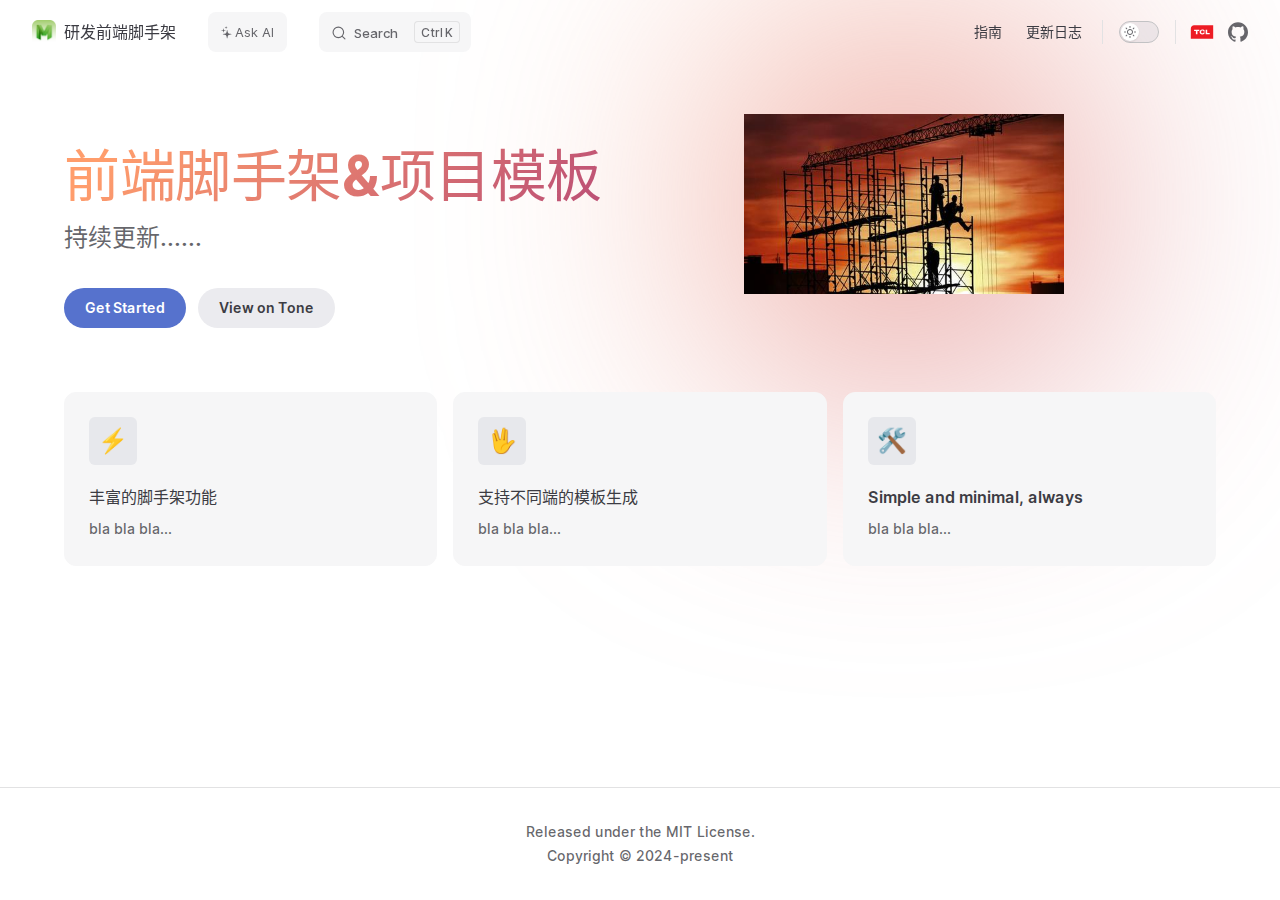
<file: index.html>
<!DOCTYPE html>
<html lang="zh-CN" dir="ltr">
  <head>
    <meta charset="utf-8">
    <meta name="viewport" content="width=device-width,initial-scale=1">
    <title>研发前端脚手架</title>
    <meta name="description" content="关于如何使用脚手架来生成前端工程的文档说明">
    <meta name="generator" content="VitePress v1.0.0-rc.36">
    <link rel="preload stylesheet" href="/assets/style.5Q_CBfKJ.css" as="style">
    
    <script type="module" src="/assets/app.CJZG5ziq.js"></script>
    <link rel="preload" href="/assets/inter-roman-latin.bvIUbFQP.woff2" as="font" type="font/woff2" crossorigin="">
    <link rel="modulepreload" href="/assets/chunks/framework.nVD1Bhkw.js">
    <link rel="modulepreload" href="/assets/chunks/theme.-78wMtxm.js">
    <link rel="modulepreload" href="/assets/index.md.HiqauUN3.lean.js">
    <link rel="icon" href="/favicon.ico">
    <script id="check-dark-mode">(()=>{const e=localStorage.getItem("vitepress-theme-appearance")||"auto",a=window.matchMedia("(prefers-color-scheme: dark)").matches;(!e||e==="auto"?a:e==="dark")&&document.documentElement.classList.add("dark")})();</script>
    <script id="check-mac-os">document.documentElement.classList.toggle("mac",/Mac|iPhone|iPod|iPad/i.test(navigator.platform));</script>
  </head>
  <body>
    <div id="app"><div class="Layout" data-v-52097062><!--[--><!--]--><!--[--><span tabindex="-1" data-v-2e3aef0a></span><a href="#VPContent" class="VPSkipLink visually-hidden" data-v-2e3aef0a> Skip to content </a><!--]--><!----><header class="VPNav" data-v-52097062 data-v-e14f7493><div class="VPNavBar top" data-v-e14f7493 data-v-2a028a51><div class="wrapper" data-v-2a028a51><div class="container" data-v-2a028a51><div class="title" data-v-2a028a51><div class="VPNavBarTitle" data-v-2a028a51 data-v-a5610f8f><a class="title" href="/" data-v-a5610f8f><!--[--><!--]--><!--[--><img class="VPImage logo" src="/scaffold_title.png" alt data-v-a053cb45><!--]--><!--[-->研发前端脚手架<!--]--><!--[--><!--]--></a></div></div><div class="content" data-v-2a028a51><div class="content-body" data-v-2a028a51><!--[--><!--[--><!--[--><!--[--><button type="button" class="documate-button" aria-label="Ask AI" data-v-c65fa87c><svg class="icon" viewBox="0 0 12 14" fill="currentColor" data-v-c65fa87c><path fill-rule="evenodd" clip-rule="evenodd" d="M6.61655 13.3474C6.69072 13.3474 6.75047 13.3232 6.7958 13.2749C6.84525 13.2306 6.87616 13.1721 6.88852 13.0996C6.97094 12.4628 7.0616 11.9269 7.1605 11.4916C7.26352 11.0564 7.39951 10.6997 7.56847 10.4216C7.73742 10.1435 7.96202 9.92194 8.24223 9.75671C8.52245 9.59147 8.88099 9.46454 9.31782 9.37581C9.7587 9.28313 10.2986 9.20257 10.9373 9.13407C11.0156 9.12598 11.0774 9.09776 11.1227 9.04939C11.1722 9.00103 11.1969 8.94061 11.1969 8.86806C11.1969 8.79552 11.1722 8.7351 11.1227 8.68674C11.0774 8.63837 11.0156 8.61015 10.9373 8.60206C10.2986 8.53356 9.7587 8.45498 9.31782 8.36634C8.88099 8.27366 8.52245 8.1447 8.24223 7.97946C7.96202 7.81424 7.73742 7.59259 7.56847 7.31452C7.39951 7.03646 7.26352 6.6798 7.1605 6.24456C7.0616 5.80932 6.97094 5.27132 6.88852 4.63056C6.87616 4.56205 6.84525 4.50563 6.7958 4.4613C6.75047 4.41293 6.69072 4.38876 6.61655 4.38876C6.54237 4.38876 6.48056 4.41293 6.4311 4.4613C6.38578 4.50563 6.35693 4.56205 6.34456 4.63056C6.26627 5.27132 6.17561 5.80932 6.07259 6.24456C5.97369 6.6798 5.8377 7.03646 5.66462 7.31452C5.49566 7.59259 5.27108 7.81424 4.99086 7.97946C4.71064 8.1447 4.35212 8.27366 3.91531 8.36634C3.4785 8.45498 2.93866 8.53356 2.2958 8.60206C2.21751 8.61015 2.15363 8.63837 2.10418 8.68674C2.05473 8.7351 2.03001 8.79552 2.03001 8.86806C2.03001 8.94061 2.05473 9.00103 2.10418 9.04939C2.15363 9.09776 2.21751 9.12598 2.2958 9.13407C2.93454 9.21462 3.47231 9.30533 3.90913 9.4061C4.34594 9.50283 4.70239 9.63175 4.97849 9.79294C5.25871 9.95413 5.48331 10.1718 5.65226 10.4458C5.82122 10.7158 5.95721 11.0664 6.06023 11.4976C6.16325 11.9288 6.25802 12.4628 6.34456 13.0996C6.35693 13.1721 6.38578 13.2306 6.4311 13.2749C6.48056 13.3232 6.54237 13.3474 6.61655 13.3474ZM2.65431 7.00622C2.70377 7.00622 2.74498 6.9901 2.77795 6.95787C2.81091 6.92563 2.82945 6.88734 2.83358 6.84301C2.88714 6.46016 2.94072 6.16396 2.99429 5.9544C3.04786 5.74081 3.13234 5.58163 3.24773 5.47685C3.36311 5.36804 3.53412 5.28341 3.76078 5.22296C3.98742 5.16251 4.30267 5.094 4.70652 5.01744C4.81366 5.00131 4.86723 4.94287 4.86723 4.84212C4.86723 4.79377 4.85074 4.75548 4.81778 4.72727C4.78893 4.69503 4.75185 4.67489 4.70652 4.66682C4.30267 4.6104 3.98536 4.556 3.7546 4.50361C3.52794 4.44719 3.35693 4.36458 3.24155 4.25576C3.13028 4.14293 3.04786 3.9777 2.99429 3.76008C2.94072 3.53843 2.88714 3.23417 2.83358 2.84729C2.82122 2.73848 2.76146 2.68408 2.65431 2.68408C2.54717 2.68408 2.48536 2.7405 2.46888 2.85334C2.42355 3.23215 2.3741 3.52836 2.32053 3.74195C2.26696 3.95553 2.18248 4.11673 2.06709 4.22554C1.95171 4.33032 1.77863 4.41293 1.54786 4.47339C1.32121 4.52981 1.00597 4.59428 0.602121 4.66682C0.494978 4.68698 0.441406 4.74541 0.441406 4.84212C0.441406 4.94287 0.503219 5.00131 0.626846 5.01744C1.02245 5.08594 1.33357 5.14841 1.56023 5.20483C1.791 5.26125 1.96201 5.34386 2.07328 5.45267C2.18454 5.56148 2.26696 5.72469 2.32053 5.94231C2.3741 6.1559 2.42355 6.45412 2.46888 6.83697C2.48536 6.9498 2.54717 7.00622 2.65431 7.00622ZM5.49773 3.08909C5.56366 3.08909 5.60487 3.05281 5.62135 2.98028C5.67493 2.67803 5.72643 2.45638 5.77589 2.31533C5.82534 2.17025 5.92217 2.06749 6.0664 2.00704C6.21064 1.94659 6.45377 1.88815 6.7958 1.83173C6.86998 1.81561 6.90707 1.77531 6.90707 1.71084C6.90707 1.6383 6.86998 1.598 6.7958 1.58993C6.45377 1.52949 6.21064 1.47105 6.0664 1.41463C5.92217 1.35418 5.82534 1.25343 5.77589 1.11238C5.72643 0.967306 5.67493 0.741626 5.62135 0.435348C5.60487 0.362808 5.56366 0.326538 5.49773 0.326538C5.42355 0.326538 5.38234 0.362808 5.3741 0.435348C5.31641 0.741626 5.26283 0.967306 5.21338 1.11238C5.16806 1.25343 5.07121 1.35418 4.92286 1.41463C4.77863 1.47105 4.5355 1.52949 4.19347 1.58993C4.11929 1.598 4.0822 1.6383 4.0822 1.71084C4.0822 1.77531 4.11929 1.81561 4.19347 1.83173C4.5355 1.88815 4.77863 1.94659 4.92286 2.00704C5.07121 2.06749 5.16806 2.17025 5.21338 2.31533C5.26283 2.45638 5.31641 2.67803 5.3741 2.98028C5.38234 3.05281 5.42355 3.08909 5.49773 3.08909Z" data-v-c65fa87c></path></svg><span class="button-placeholder" data-v-c65fa87c>Ask AI</span></button><!----><!--]--><!--]--><!--]--><!--]--><div class="VPNavBarSearch search" data-v-2a028a51><!--[--><!----><div id="local-search"><button type="button" class="DocSearch DocSearch-Button" aria-label="Search"><span class="DocSearch-Button-Container"><svg class="DocSearch-Search-Icon" width="20" height="20" viewBox="0 0 20 20" aria-label="search icon"><path d="M14.386 14.386l4.0877 4.0877-4.0877-4.0877c-2.9418 2.9419-7.7115 2.9419-10.6533 0-2.9419-2.9418-2.9419-7.7115 0-10.6533 2.9418-2.9419 7.7115-2.9419 10.6533 0 2.9419 2.9418 2.9419 7.7115 0 10.6533z" stroke="currentColor" fill="none" fill-rule="evenodd" stroke-linecap="round" stroke-linejoin="round"></path></svg><span class="DocSearch-Button-Placeholder">Search</span></span><span class="DocSearch-Button-Keys"><kbd class="DocSearch-Button-Key"></kbd><kbd class="DocSearch-Button-Key">K</kbd></span></button></div><!--]--></div><nav aria-labelledby="main-nav-aria-label" class="VPNavBarMenu menu" data-v-2a028a51 data-v-752afd2a><span id="main-nav-aria-label" class="visually-hidden" data-v-752afd2a>Main Navigation</span><!--[--><!--[--><a class="VPLink link VPNavBarMenuLink" href="/guide/start.html" tabindex="0" data-v-752afd2a data-v-8e360100><!--[--><span data-v-8e360100>指南</span><!--]--></a><!--]--><!--[--><span class="VPLink VPNavBarMenuLink" tabindex="0" data-v-752afd2a data-v-8e360100><!--[--><span data-v-8e360100>更新日志</span><!--]--></span><!--]--><!--]--></nav><!----><div class="VPNavBarAppearance appearance" data-v-2a028a51 data-v-e8f74fdb><button class="VPSwitch VPSwitchAppearance" type="button" role="switch" title="Switch to dark theme" aria-checked="false" data-v-e8f74fdb data-v-8447b3ae data-v-66d2da02><span class="check" data-v-66d2da02><span class="icon" data-v-66d2da02><!--[--><svg xmlns="http://www.w3.org/2000/svg" aria-hidden="true" focusable="false" viewbox="0 0 24 24" class="sun" data-v-8447b3ae><path d="M12,18c-3.3,0-6-2.7-6-6s2.7-6,6-6s6,2.7,6,6S15.3,18,12,18zM12,8c-2.2,0-4,1.8-4,4c0,2.2,1.8,4,4,4c2.2,0,4-1.8,4-4C16,9.8,14.2,8,12,8z"></path><path d="M12,4c-0.6,0-1-0.4-1-1V1c0-0.6,0.4-1,1-1s1,0.4,1,1v2C13,3.6,12.6,4,12,4z"></path><path d="M12,24c-0.6,0-1-0.4-1-1v-2c0-0.6,0.4-1,1-1s1,0.4,1,1v2C13,23.6,12.6,24,12,24z"></path><path d="M5.6,6.6c-0.3,0-0.5-0.1-0.7-0.3L3.5,4.9c-0.4-0.4-0.4-1,0-1.4s1-0.4,1.4,0l1.4,1.4c0.4,0.4,0.4,1,0,1.4C6.2,6.5,5.9,6.6,5.6,6.6z"></path><path d="M19.8,20.8c-0.3,0-0.5-0.1-0.7-0.3l-1.4-1.4c-0.4-0.4-0.4-1,0-1.4s1-0.4,1.4,0l1.4,1.4c0.4,0.4,0.4,1,0,1.4C20.3,20.7,20,20.8,19.8,20.8z"></path><path d="M3,13H1c-0.6,0-1-0.4-1-1s0.4-1,1-1h2c0.6,0,1,0.4,1,1S3.6,13,3,13z"></path><path d="M23,13h-2c-0.6,0-1-0.4-1-1s0.4-1,1-1h2c0.6,0,1,0.4,1,1S23.6,13,23,13z"></path><path d="M4.2,20.8c-0.3,0-0.5-0.1-0.7-0.3c-0.4-0.4-0.4-1,0-1.4l1.4-1.4c0.4-0.4,1-0.4,1.4,0s0.4,1,0,1.4l-1.4,1.4C4.7,20.7,4.5,20.8,4.2,20.8z"></path><path d="M18.4,6.6c-0.3,0-0.5-0.1-0.7-0.3c-0.4-0.4-0.4-1,0-1.4l1.4-1.4c0.4-0.4,1-0.4,1.4,0s0.4,1,0,1.4l-1.4,1.4C18.9,6.5,18.6,6.6,18.4,6.6z"></path></svg><svg xmlns="http://www.w3.org/2000/svg" aria-hidden="true" focusable="false" viewbox="0 0 24 24" class="moon" data-v-8447b3ae><path d="M12.1,22c-0.3,0-0.6,0-0.9,0c-5.5-0.5-9.5-5.4-9-10.9c0.4-4.8,4.2-8.6,9-9c0.4,0,0.8,0.2,1,0.5c0.2,0.3,0.2,0.8-0.1,1.1c-2,2.7-1.4,6.4,1.3,8.4c2.1,1.6,5,1.6,7.1,0c0.3-0.2,0.7-0.3,1.1-0.1c0.3,0.2,0.5,0.6,0.5,1c-0.2,2.7-1.5,5.1-3.6,6.8C16.6,21.2,14.4,22,12.1,22zM9.3,4.4c-2.9,1-5,3.6-5.2,6.8c-0.4,4.4,2.8,8.3,7.2,8.7c2.1,0.2,4.2-0.4,5.8-1.8c1.1-0.9,1.9-2.1,2.4-3.4c-2.5,0.9-5.3,0.5-7.5-1.1C9.2,11.4,8.1,7.7,9.3,4.4z"></path></svg><!--]--></span></span></button></div><div class="VPSocialLinks VPNavBarSocialLinks social-links" data-v-2a028a51 data-v-b3229504 data-v-42210f5a><!--[--><a class="VPSocialLink no-icon" href="https://devops.tone.tcl.com/code/rd/rd-front-template/-/tree" aria-label target="_blank" rel="noopener" data-v-42210f5a data-v-791ceed4><svg xmlns="http://www.w3.org/2000/svg" height="800" width="1200" style="width: 36px;" viewBox="-10.33455 -10.26525 89.5661 61.5915"><path d="M68.897 41.061H0V10.183C0 4.584 4.584 0 10.186 0h58.711v41.061" fill="#ED1C24"/><path fill="#FFF" d="M10.186 17.61h5.443v9.75h4.868v-9.75h5.437v-3.936H10.186v3.936m25.289 6.931c-1.131 0-1.98-.327-2.701-.998-.705-.657-1.211-1.66-1.211-3.026v-.205c0-1.359.506-2.378 1.211-3.03.721-.676 1.576-.988 2.701-.988 2.657 0 3.225 1.582 3.395 2.613h4.32c-.106-2.082-1.099-3.545-2.5-4.519-1.396-.97-3.017-1.465-5.168-1.465-2.645 0-4.524.589-6.069 1.898-1.556 1.336-2.384 3.439-2.384 5.541v.107c0 2.298.72 4.021 2.316 5.471 1.492 1.356 3.668 1.976 6.086 1.968 2.143 0 3.981-.503 5.256-1.46 1.403-1.061 2.362-2.55 2.478-4.514h-4.31c-.119.825-.639 2.607-3.42 2.607m15.021-.935v-9.933h-4.687v13.681h12.375v-3.748h-7.688"/></svg></a><a class="VPSocialLink no-icon" href="https://github.com/rd-docs/rd-docs.github.io" aria-label="github" target="_blank" rel="noopener" data-v-42210f5a data-v-791ceed4><svg role="img" viewBox="0 0 24 24" xmlns="http://www.w3.org/2000/svg"><title>GitHub</title><path d="M12 .297c-6.63 0-12 5.373-12 12 0 5.303 3.438 9.8 8.205 11.385.6.113.82-.258.82-.577 0-.285-.01-1.04-.015-2.04-3.338.724-4.042-1.61-4.042-1.61C4.422 18.07 3.633 17.7 3.633 17.7c-1.087-.744.084-.729.084-.729 1.205.084 1.838 1.236 1.838 1.236 1.07 1.835 2.809 1.305 3.495.998.108-.776.417-1.305.76-1.605-2.665-.3-5.466-1.332-5.466-5.93 0-1.31.465-2.38 1.235-3.22-.135-.303-.54-1.523.105-3.176 0 0 1.005-.322 3.3 1.23.96-.267 1.98-.399 3-.405 1.02.006 2.04.138 3 .405 2.28-1.552 3.285-1.23 3.285-1.23.645 1.653.24 2.873.12 3.176.765.84 1.23 1.91 1.23 3.22 0 4.61-2.805 5.625-5.475 5.92.42.36.81 1.096.81 2.22 0 1.606-.015 2.896-.015 3.286 0 .315.21.69.825.57C20.565 22.092 24 17.592 24 12.297c0-6.627-5.373-12-12-12"/></svg></a><!--]--></div><div class="VPFlyout VPNavBarExtra extra" data-v-2a028a51 data-v-18c89896 data-v-4b852aea><button type="button" class="button" aria-haspopup="true" aria-expanded="false" aria-label="extra navigation" data-v-4b852aea><svg xmlns="http://www.w3.org/2000/svg" aria-hidden="true" focusable="false" viewbox="0 0 24 24" class="icon" data-v-4b852aea><circle cx="12" cy="12" r="2"></circle><circle cx="19" cy="12" r="2"></circle><circle cx="5" cy="12" r="2"></circle></svg></button><div class="menu" data-v-4b852aea><div class="VPMenu" data-v-4b852aea data-v-664eb362><!----><!--[--><!--[--><!----><div class="group" data-v-18c89896><div class="item appearance" data-v-18c89896><p class="label" data-v-18c89896>Appearance</p><div class="appearance-action" data-v-18c89896><button class="VPSwitch VPSwitchAppearance" type="button" role="switch" title="Switch to dark theme" aria-checked="false" data-v-18c89896 data-v-8447b3ae data-v-66d2da02><span class="check" data-v-66d2da02><span class="icon" data-v-66d2da02><!--[--><svg xmlns="http://www.w3.org/2000/svg" aria-hidden="true" focusable="false" viewbox="0 0 24 24" class="sun" data-v-8447b3ae><path d="M12,18c-3.3,0-6-2.7-6-6s2.7-6,6-6s6,2.7,6,6S15.3,18,12,18zM12,8c-2.2,0-4,1.8-4,4c0,2.2,1.8,4,4,4c2.2,0,4-1.8,4-4C16,9.8,14.2,8,12,8z"></path><path d="M12,4c-0.6,0-1-0.4-1-1V1c0-0.6,0.4-1,1-1s1,0.4,1,1v2C13,3.6,12.6,4,12,4z"></path><path d="M12,24c-0.6,0-1-0.4-1-1v-2c0-0.6,0.4-1,1-1s1,0.4,1,1v2C13,23.6,12.6,24,12,24z"></path><path d="M5.6,6.6c-0.3,0-0.5-0.1-0.7-0.3L3.5,4.9c-0.4-0.4-0.4-1,0-1.4s1-0.4,1.4,0l1.4,1.4c0.4,0.4,0.4,1,0,1.4C6.2,6.5,5.9,6.6,5.6,6.6z"></path><path d="M19.8,20.8c-0.3,0-0.5-0.1-0.7-0.3l-1.4-1.4c-0.4-0.4-0.4-1,0-1.4s1-0.4,1.4,0l1.4,1.4c0.4,0.4,0.4,1,0,1.4C20.3,20.7,20,20.8,19.8,20.8z"></path><path d="M3,13H1c-0.6,0-1-0.4-1-1s0.4-1,1-1h2c0.6,0,1,0.4,1,1S3.6,13,3,13z"></path><path d="M23,13h-2c-0.6,0-1-0.4-1-1s0.4-1,1-1h2c0.6,0,1,0.4,1,1S23.6,13,23,13z"></path><path d="M4.2,20.8c-0.3,0-0.5-0.1-0.7-0.3c-0.4-0.4-0.4-1,0-1.4l1.4-1.4c0.4-0.4,1-0.4,1.4,0s0.4,1,0,1.4l-1.4,1.4C4.7,20.7,4.5,20.8,4.2,20.8z"></path><path d="M18.4,6.6c-0.3,0-0.5-0.1-0.7-0.3c-0.4-0.4-0.4-1,0-1.4l1.4-1.4c0.4-0.4,1-0.4,1.4,0s0.4,1,0,1.4l-1.4,1.4C18.9,6.5,18.6,6.6,18.4,6.6z"></path></svg><svg xmlns="http://www.w3.org/2000/svg" aria-hidden="true" focusable="false" viewbox="0 0 24 24" class="moon" data-v-8447b3ae><path d="M12.1,22c-0.3,0-0.6,0-0.9,0c-5.5-0.5-9.5-5.4-9-10.9c0.4-4.8,4.2-8.6,9-9c0.4,0,0.8,0.2,1,0.5c0.2,0.3,0.2,0.8-0.1,1.1c-2,2.7-1.4,6.4,1.3,8.4c2.1,1.6,5,1.6,7.1,0c0.3-0.2,0.7-0.3,1.1-0.1c0.3,0.2,0.5,0.6,0.5,1c-0.2,2.7-1.5,5.1-3.6,6.8C16.6,21.2,14.4,22,12.1,22zM9.3,4.4c-2.9,1-5,3.6-5.2,6.8c-0.4,4.4,2.8,8.3,7.2,8.7c2.1,0.2,4.2-0.4,5.8-1.8c1.1-0.9,1.9-2.1,2.4-3.4c-2.5,0.9-5.3,0.5-7.5-1.1C9.2,11.4,8.1,7.7,9.3,4.4z"></path></svg><!--]--></span></span></button></div></div></div><div class="group" data-v-18c89896><div class="item social-links" data-v-18c89896><div class="VPSocialLinks social-links-list" data-v-18c89896 data-v-42210f5a><!--[--><a class="VPSocialLink no-icon" href="https://devops.tone.tcl.com/code/rd/rd-front-template/-/tree" aria-label target="_blank" rel="noopener" data-v-42210f5a data-v-791ceed4><svg xmlns="http://www.w3.org/2000/svg" height="800" width="1200" style="width: 36px;" viewBox="-10.33455 -10.26525 89.5661 61.5915"><path d="M68.897 41.061H0V10.183C0 4.584 4.584 0 10.186 0h58.711v41.061" fill="#ED1C24"/><path fill="#FFF" d="M10.186 17.61h5.443v9.75h4.868v-9.75h5.437v-3.936H10.186v3.936m25.289 6.931c-1.131 0-1.98-.327-2.701-.998-.705-.657-1.211-1.66-1.211-3.026v-.205c0-1.359.506-2.378 1.211-3.03.721-.676 1.576-.988 2.701-.988 2.657 0 3.225 1.582 3.395 2.613h4.32c-.106-2.082-1.099-3.545-2.5-4.519-1.396-.97-3.017-1.465-5.168-1.465-2.645 0-4.524.589-6.069 1.898-1.556 1.336-2.384 3.439-2.384 5.541v.107c0 2.298.72 4.021 2.316 5.471 1.492 1.356 3.668 1.976 6.086 1.968 2.143 0 3.981-.503 5.256-1.46 1.403-1.061 2.362-2.55 2.478-4.514h-4.31c-.119.825-.639 2.607-3.42 2.607m15.021-.935v-9.933h-4.687v13.681h12.375v-3.748h-7.688"/></svg></a><a class="VPSocialLink no-icon" href="https://github.com/rd-docs/rd-docs.github.io" aria-label="github" target="_blank" rel="noopener" data-v-42210f5a data-v-791ceed4><svg role="img" viewBox="0 0 24 24" xmlns="http://www.w3.org/2000/svg"><title>GitHub</title><path d="M12 .297c-6.63 0-12 5.373-12 12 0 5.303 3.438 9.8 8.205 11.385.6.113.82-.258.82-.577 0-.285-.01-1.04-.015-2.04-3.338.724-4.042-1.61-4.042-1.61C4.422 18.07 3.633 17.7 3.633 17.7c-1.087-.744.084-.729.084-.729 1.205.084 1.838 1.236 1.838 1.236 1.07 1.835 2.809 1.305 3.495.998.108-.776.417-1.305.76-1.605-2.665-.3-5.466-1.332-5.466-5.93 0-1.31.465-2.38 1.235-3.22-.135-.303-.54-1.523.105-3.176 0 0 1.005-.322 3.3 1.23.96-.267 1.98-.399 3-.405 1.02.006 2.04.138 3 .405 2.28-1.552 3.285-1.23 3.285-1.23.645 1.653.24 2.873.12 3.176.765.84 1.23 1.91 1.23 3.22 0 4.61-2.805 5.625-5.475 5.92.42.36.81 1.096.81 2.22 0 1.606-.015 2.896-.015 3.286 0 .315.21.69.825.57C20.565 22.092 24 17.592 24 12.297c0-6.627-5.373-12-12-12"/></svg></a><!--]--></div></div></div><!--]--><!--]--></div></div></div><!--[--><!--]--><button type="button" class="VPNavBarHamburger hamburger" aria-label="mobile navigation" aria-expanded="false" aria-controls="VPNavScreen" data-v-2a028a51 data-v-a006f71b><span class="container" data-v-a006f71b><span class="top" data-v-a006f71b></span><span class="middle" data-v-a006f71b></span><span class="bottom" data-v-a006f71b></span></span></button></div></div></div></div><div class="divider" data-v-2a028a51><div class="divider-line" data-v-2a028a51></div></div></div><!----></header><!----><!----><div class="VPContent is-home" id="VPContent" data-v-52097062 data-v-03dd3cbd><div class="VPHome" data-v-03dd3cbd data-v-357bc560><!--[--><!--]--><div class="VPHero has-image VPHomeHero" data-v-357bc560 data-v-18f554b9><div class="container" data-v-18f554b9><div class="main" data-v-18f554b9><!--[--><h1 class="name" data-v-18f554b9><span class="clip" data-v-18f554b9>前端脚手架&项目模板</span></h1><!----><p class="tagline" data-v-18f554b9>持续更新......</p><!--]--><div class="actions" data-v-18f554b9><!--[--><div class="action" data-v-18f554b9><a class="VPButton medium brand" href="/guide/start.html" data-v-18f554b9 data-v-55f48440>Get Started</a></div><div class="action" data-v-18f554b9><a class="VPButton medium alt" href="https://devops.tone.tcl.com/code/rd/rd-front-template/-/tree" target="_blank" rel="noreferrer" data-v-18f554b9 data-v-55f48440>View on Tone</a></div><!--]--></div></div><div class="image" data-v-18f554b9><div class="image-container" data-v-18f554b9><div class="image-bg" data-v-18f554b9></div><!--[--><!--[--><img class="VPImage image-src" src="/scaffold.jpg" alt="VitePress" data-v-a053cb45><!--]--><!--]--></div></div></div></div><!--[--><!--]--><!--[--><!--]--><div class="VPFeatures VPHomeFeatures" data-v-357bc560 data-v-15986231><div class="container" data-v-15986231><div class="items" data-v-15986231><!--[--><div class="grid-3 item" data-v-15986231><a class="VPLink link no-icon VPFeature" href="/guide/scaffold.html" data-v-15986231 data-v-c7b8e914><!--[--><article class="box" data-v-c7b8e914><div class="icon" data-v-c7b8e914>⚡️</div><h2 class="title" data-v-c7b8e914>丰富的脚手架功能</h2><p class="details" data-v-c7b8e914>bla bla bla...</p><!----></article><!--]--></a></div><div class="grid-3 item" data-v-15986231><a class="VPLink link no-icon VPFeature" href="/guide/template.html" data-v-15986231 data-v-c7b8e914><!--[--><article class="box" data-v-c7b8e914><div class="icon" data-v-c7b8e914>🖖</div><h2 class="title" data-v-c7b8e914>支持不同端的模板生成</h2><p class="details" data-v-c7b8e914>bla bla bla...</p><!----></article><!--]--></a></div><div class="grid-3 item" data-v-15986231><div class="VPLink no-icon VPFeature" data-v-15986231 data-v-c7b8e914><!--[--><article class="box" data-v-c7b8e914><div class="icon" data-v-c7b8e914>🛠️</div><h2 class="title" data-v-c7b8e914>Simple and minimal, always</h2><p class="details" data-v-c7b8e914>bla bla bla...</p><!----></article><!--]--></div></div><!--]--></div></div></div><!--[--><!--]--><div style="position:relative;" data-v-357bc560><div></div></div></div></div><footer class="VPFooter" data-v-52097062 data-v-15309f1f><div class="container" data-v-15309f1f><p class="message" data-v-15309f1f>Released under the MIT License.</p><p class="copyright" data-v-15309f1f>Copyright © 2024-present</p></div></footer><!--[--><!--]--></div></div>
    <script>window.__VP_HASH_MAP__=JSON.parse("{\"index.md\":\"HiqauUN3\",\"readme.md\":\"51x_edxf\",\"guide_introduce.md\":\"GjUn6xFH\",\"guide_template-mobile.md\":\"s0ycD6gm\",\"markdown-examples.md\":\"5d69zd8g\",\"guide_scaffold.md\":\"xefZucuV\",\"guide_start.md\":\"Y5MM3nPc\",\"api-examples.md\":\"FQJ5QmT3\",\"communityarticle.md\":\"g4ME98cY\",\"guide_template-pc.md\":\"J3iIW5TT\"}");window.__VP_SITE_DATA__=JSON.parse("{\"lang\":\"zh-CN\",\"dir\":\"ltr\",\"title\":\"研发前端脚手架\",\"description\":\"关于如何使用脚手架来生成前端工程的文档说明\",\"base\":\"/\",\"head\":[],\"router\":{\"prefetchLinks\":true},\"appearance\":true,\"themeConfig\":{\"logo\":\"/scaffold_title.png\",\"siteTitle\":\"研发前端脚手架\",\"search\":{\"provider\":\"local\"},\"nav\":[{\"text\":\"指南\",\"link\":\"/guide/start\"},{\"text\":\"更新日志\",\"link\":\"\"}],\"sidebar\":[{\"text\":\"开始\",\"collapsible\":true,\"items\":[{\"text\":\"简介\",\"link\":\"/guide/introduce\"},{\"text\":\"快速上手\",\"link\":\"/guide/start\"}]},{\"text\":\"脚手架\",\"items\":[{\"text\":\"scaffold\",\"link\":\"/guide/scaffold\"}]},{\"text\":\"项目模板\",\"items\":[{\"text\":\"Vue3 移动端\",\"link\":\"/guide/template-mobile\"},{\"text\":\"Vue3 Web端\",\"link\":\"/guide/template-pc\"}]}],\"socialLinks\":[{\"icon\":{\"svg\":\"<svg xmlns=\\\"http://www.w3.org/2000/svg\\\" height=\\\"800\\\" width=\\\"1200\\\" style=\\\"width: 36px;\\\" viewBox=\\\"-10.33455 -10.26525 89.5661 61.5915\\\"><path d=\\\"M68.897 41.061H0V10.183C0 4.584 4.584 0 10.186 0h58.711v41.061\\\" fill=\\\"#ED1C24\\\"/><path fill=\\\"#FFF\\\" d=\\\"M10.186 17.61h5.443v9.75h4.868v-9.75h5.437v-3.936H10.186v3.936m25.289 6.931c-1.131 0-1.98-.327-2.701-.998-.705-.657-1.211-1.66-1.211-3.026v-.205c0-1.359.506-2.378 1.211-3.03.721-.676 1.576-.988 2.701-.988 2.657 0 3.225 1.582 3.395 2.613h4.32c-.106-2.082-1.099-3.545-2.5-4.519-1.396-.97-3.017-1.465-5.168-1.465-2.645 0-4.524.589-6.069 1.898-1.556 1.336-2.384 3.439-2.384 5.541v.107c0 2.298.72 4.021 2.316 5.471 1.492 1.356 3.668 1.976 6.086 1.968 2.143 0 3.981-.503 5.256-1.46 1.403-1.061 2.362-2.55 2.478-4.514h-4.31c-.119.825-.639 2.607-3.42 2.607m15.021-.935v-9.933h-4.687v13.681h12.375v-3.748h-7.688\\\"/></svg>\"},\"link\":\"https://devops.tone.tcl.com/code/rd/rd-front-template/-/tree\"},{\"icon\":\"github\",\"link\":\"https://github.com/rd-docs/rd-docs.github.io\"}],\"footer\":{\"message\":\"Released under the MIT License.\",\"copyright\":\"Copyright © 2024-present\"}},\"locales\":{},\"scrollOffset\":134,\"cleanUrls\":false}");</script>
    
  </body>
</html>
</file>
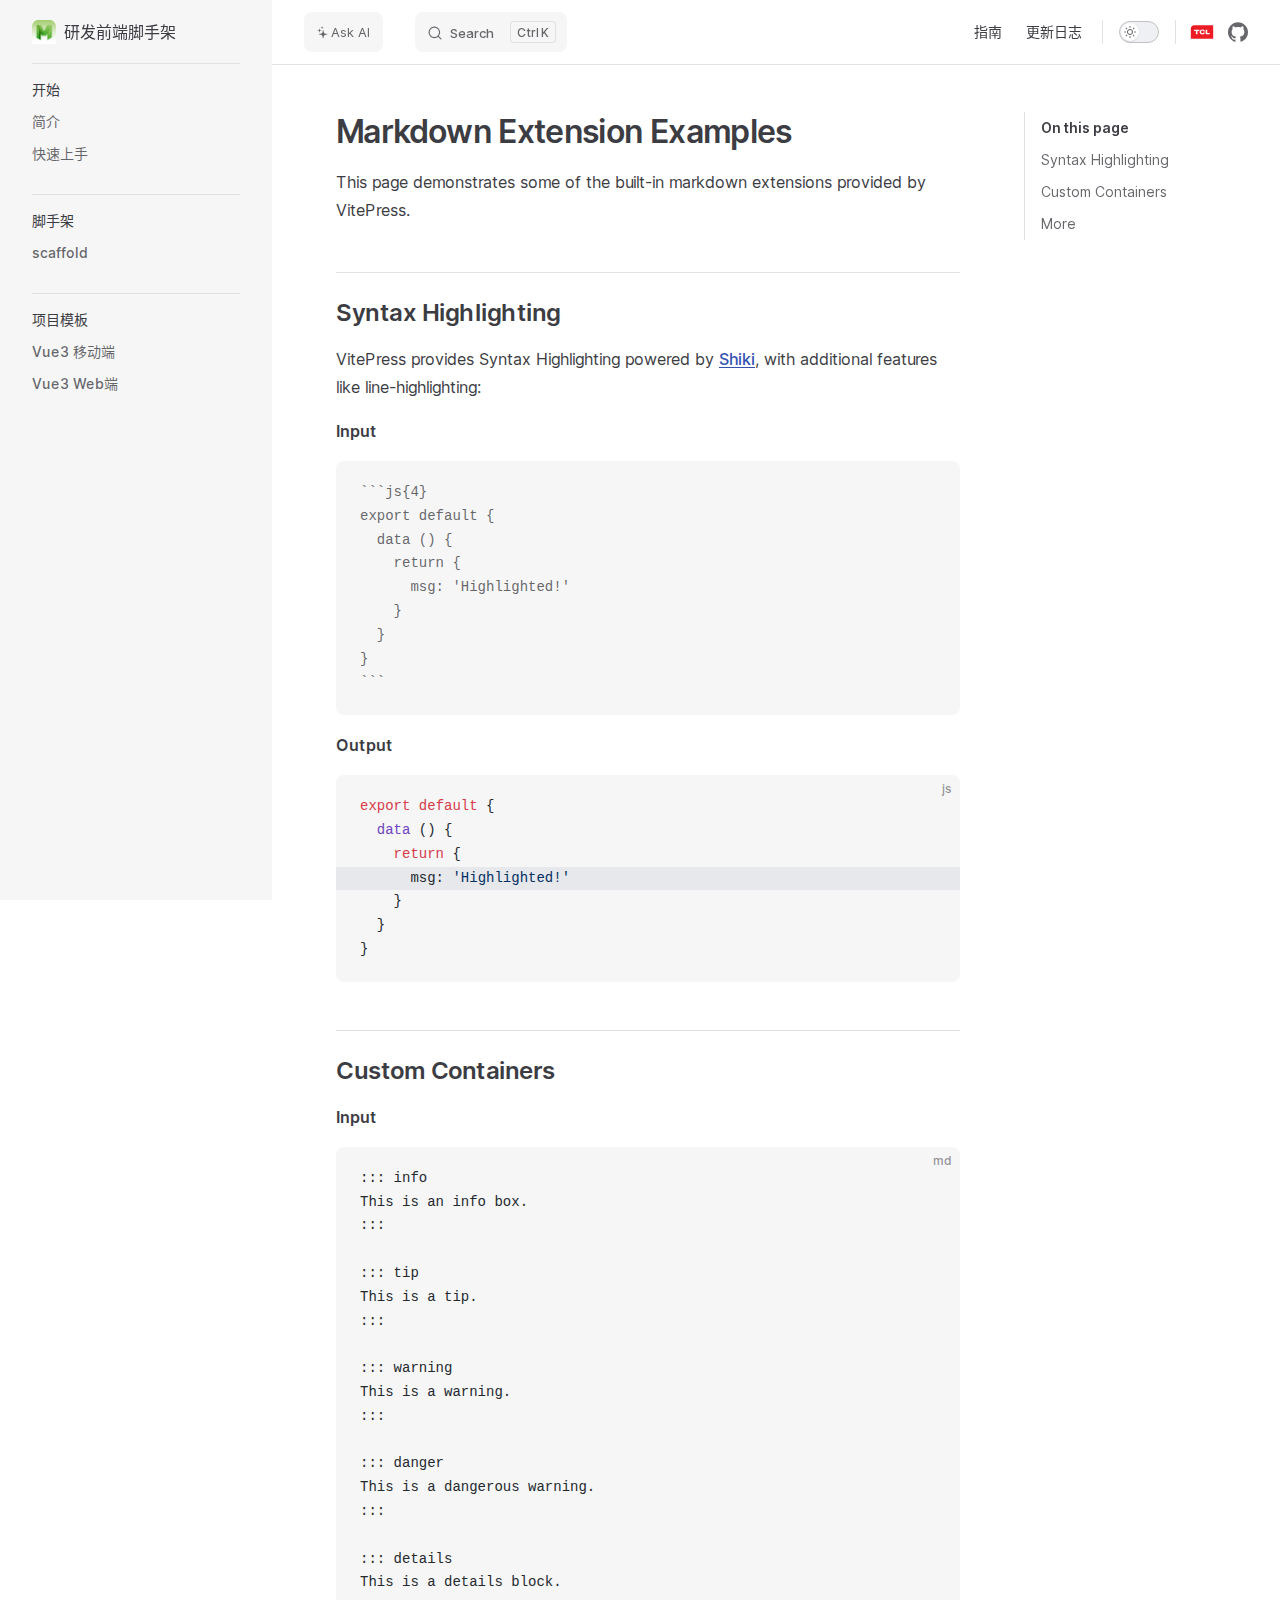
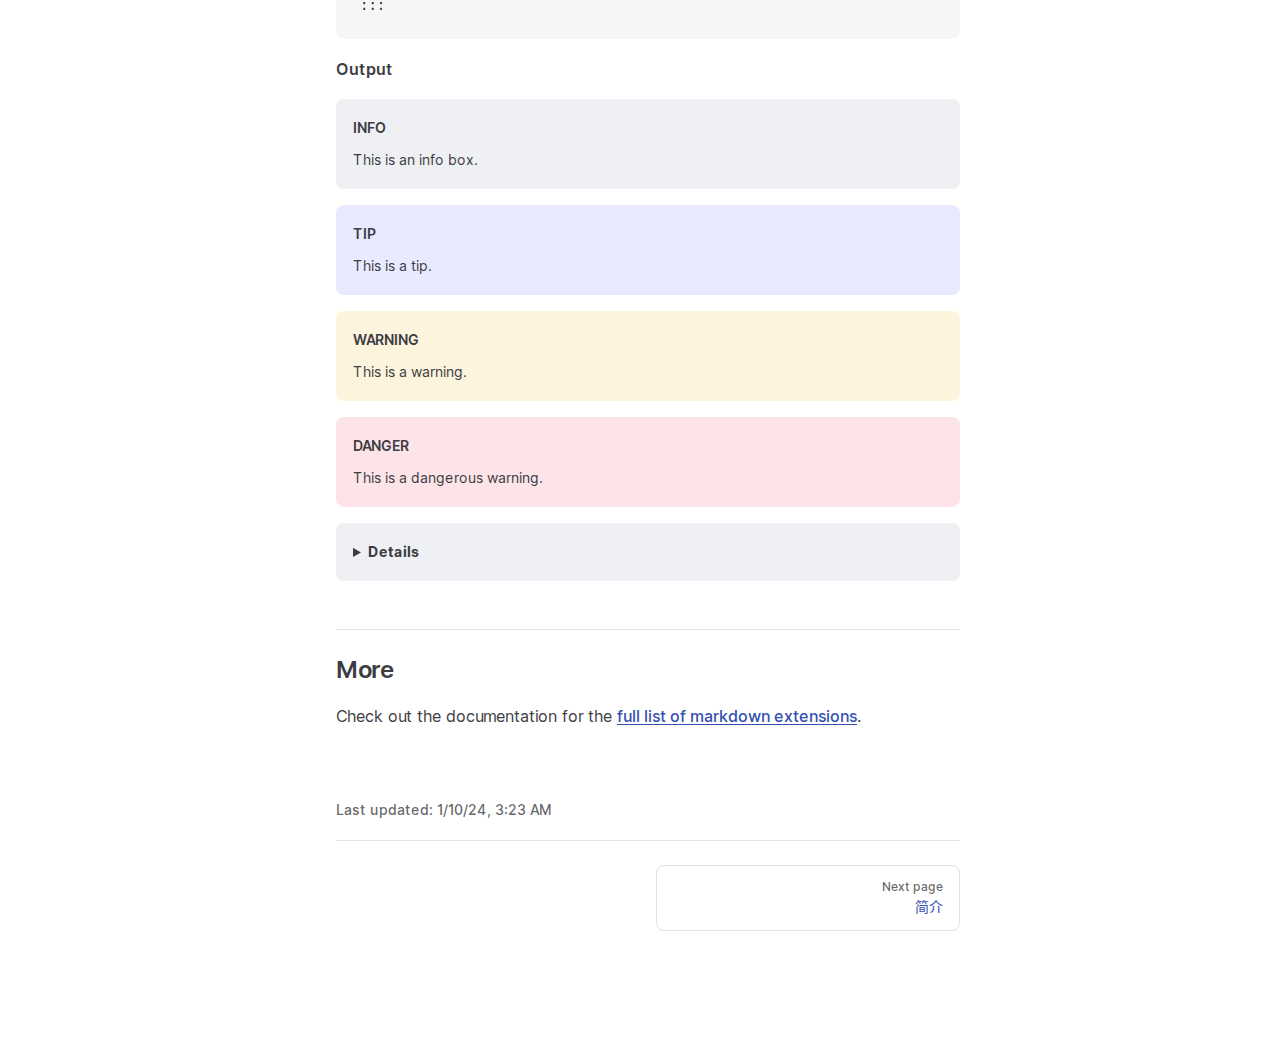
<file: markdown-examples.html>
<!DOCTYPE html>
<html lang="zh-CN" dir="ltr">
  <head>
    <meta charset="utf-8">
    <meta name="viewport" content="width=device-width,initial-scale=1">
    <title>Markdown Extension Examples | 研发前端脚手架</title>
    <meta name="description" content="关于如何使用脚手架来生成前端工程的文档说明">
    <meta name="generator" content="VitePress v1.0.0-rc.36">
    <link rel="preload stylesheet" href="/assets/style.5Q_CBfKJ.css" as="style">
    
    <script type="module" src="/assets/app.CJZG5ziq.js"></script>
    <link rel="preload" href="/assets/inter-roman-latin.bvIUbFQP.woff2" as="font" type="font/woff2" crossorigin="">
    <link rel="modulepreload" href="/assets/chunks/framework.nVD1Bhkw.js">
    <link rel="modulepreload" href="/assets/chunks/theme.-78wMtxm.js">
    <link rel="modulepreload" href="/assets/markdown-examples.md.5d69zd8g.lean.js">
    <link rel="icon" href="/favicon.ico">
    <script id="check-dark-mode">(()=>{const e=localStorage.getItem("vitepress-theme-appearance")||"auto",a=window.matchMedia("(prefers-color-scheme: dark)").matches;(!e||e==="auto"?a:e==="dark")&&document.documentElement.classList.add("dark")})();</script>
    <script id="check-mac-os">document.documentElement.classList.toggle("mac",/Mac|iPhone|iPod|iPad/i.test(navigator.platform));</script>
  </head>
  <body>
    <div id="app"><div class="Layout" data-v-52097062><!--[--><!--]--><!--[--><span tabindex="-1" data-v-2e3aef0a></span><a href="#VPContent" class="VPSkipLink visually-hidden" data-v-2e3aef0a> Skip to content </a><!--]--><!----><header class="VPNav" data-v-52097062 data-v-e14f7493><div class="VPNavBar has-sidebar" data-v-e14f7493 data-v-2a028a51><div class="wrapper" data-v-2a028a51><div class="container" data-v-2a028a51><div class="title" data-v-2a028a51><div class="VPNavBarTitle has-sidebar" data-v-2a028a51 data-v-a5610f8f><a class="title" href="/" data-v-a5610f8f><!--[--><!--]--><!--[--><img class="VPImage logo" src="/scaffold_title.png" alt data-v-a053cb45><!--]--><!--[-->研发前端脚手架<!--]--><!--[--><!--]--></a></div></div><div class="content" data-v-2a028a51><div class="content-body" data-v-2a028a51><!--[--><!--[--><!--[--><!--[--><button type="button" class="documate-button" aria-label="Ask AI" data-v-c65fa87c><svg class="icon" viewBox="0 0 12 14" fill="currentColor" data-v-c65fa87c><path fill-rule="evenodd" clip-rule="evenodd" d="M6.61655 13.3474C6.69072 13.3474 6.75047 13.3232 6.7958 13.2749C6.84525 13.2306 6.87616 13.1721 6.88852 13.0996C6.97094 12.4628 7.0616 11.9269 7.1605 11.4916C7.26352 11.0564 7.39951 10.6997 7.56847 10.4216C7.73742 10.1435 7.96202 9.92194 8.24223 9.75671C8.52245 9.59147 8.88099 9.46454 9.31782 9.37581C9.7587 9.28313 10.2986 9.20257 10.9373 9.13407C11.0156 9.12598 11.0774 9.09776 11.1227 9.04939C11.1722 9.00103 11.1969 8.94061 11.1969 8.86806C11.1969 8.79552 11.1722 8.7351 11.1227 8.68674C11.0774 8.63837 11.0156 8.61015 10.9373 8.60206C10.2986 8.53356 9.7587 8.45498 9.31782 8.36634C8.88099 8.27366 8.52245 8.1447 8.24223 7.97946C7.96202 7.81424 7.73742 7.59259 7.56847 7.31452C7.39951 7.03646 7.26352 6.6798 7.1605 6.24456C7.0616 5.80932 6.97094 5.27132 6.88852 4.63056C6.87616 4.56205 6.84525 4.50563 6.7958 4.4613C6.75047 4.41293 6.69072 4.38876 6.61655 4.38876C6.54237 4.38876 6.48056 4.41293 6.4311 4.4613C6.38578 4.50563 6.35693 4.56205 6.34456 4.63056C6.26627 5.27132 6.17561 5.80932 6.07259 6.24456C5.97369 6.6798 5.8377 7.03646 5.66462 7.31452C5.49566 7.59259 5.27108 7.81424 4.99086 7.97946C4.71064 8.1447 4.35212 8.27366 3.91531 8.36634C3.4785 8.45498 2.93866 8.53356 2.2958 8.60206C2.21751 8.61015 2.15363 8.63837 2.10418 8.68674C2.05473 8.7351 2.03001 8.79552 2.03001 8.86806C2.03001 8.94061 2.05473 9.00103 2.10418 9.04939C2.15363 9.09776 2.21751 9.12598 2.2958 9.13407C2.93454 9.21462 3.47231 9.30533 3.90913 9.4061C4.34594 9.50283 4.70239 9.63175 4.97849 9.79294C5.25871 9.95413 5.48331 10.1718 5.65226 10.4458C5.82122 10.7158 5.95721 11.0664 6.06023 11.4976C6.16325 11.9288 6.25802 12.4628 6.34456 13.0996C6.35693 13.1721 6.38578 13.2306 6.4311 13.2749C6.48056 13.3232 6.54237 13.3474 6.61655 13.3474ZM2.65431 7.00622C2.70377 7.00622 2.74498 6.9901 2.77795 6.95787C2.81091 6.92563 2.82945 6.88734 2.83358 6.84301C2.88714 6.46016 2.94072 6.16396 2.99429 5.9544C3.04786 5.74081 3.13234 5.58163 3.24773 5.47685C3.36311 5.36804 3.53412 5.28341 3.76078 5.22296C3.98742 5.16251 4.30267 5.094 4.70652 5.01744C4.81366 5.00131 4.86723 4.94287 4.86723 4.84212C4.86723 4.79377 4.85074 4.75548 4.81778 4.72727C4.78893 4.69503 4.75185 4.67489 4.70652 4.66682C4.30267 4.6104 3.98536 4.556 3.7546 4.50361C3.52794 4.44719 3.35693 4.36458 3.24155 4.25576C3.13028 4.14293 3.04786 3.9777 2.99429 3.76008C2.94072 3.53843 2.88714 3.23417 2.83358 2.84729C2.82122 2.73848 2.76146 2.68408 2.65431 2.68408C2.54717 2.68408 2.48536 2.7405 2.46888 2.85334C2.42355 3.23215 2.3741 3.52836 2.32053 3.74195C2.26696 3.95553 2.18248 4.11673 2.06709 4.22554C1.95171 4.33032 1.77863 4.41293 1.54786 4.47339C1.32121 4.52981 1.00597 4.59428 0.602121 4.66682C0.494978 4.68698 0.441406 4.74541 0.441406 4.84212C0.441406 4.94287 0.503219 5.00131 0.626846 5.01744C1.02245 5.08594 1.33357 5.14841 1.56023 5.20483C1.791 5.26125 1.96201 5.34386 2.07328 5.45267C2.18454 5.56148 2.26696 5.72469 2.32053 5.94231C2.3741 6.1559 2.42355 6.45412 2.46888 6.83697C2.48536 6.9498 2.54717 7.00622 2.65431 7.00622ZM5.49773 3.08909C5.56366 3.08909 5.60487 3.05281 5.62135 2.98028C5.67493 2.67803 5.72643 2.45638 5.77589 2.31533C5.82534 2.17025 5.92217 2.06749 6.0664 2.00704C6.21064 1.94659 6.45377 1.88815 6.7958 1.83173C6.86998 1.81561 6.90707 1.77531 6.90707 1.71084C6.90707 1.6383 6.86998 1.598 6.7958 1.58993C6.45377 1.52949 6.21064 1.47105 6.0664 1.41463C5.92217 1.35418 5.82534 1.25343 5.77589 1.11238C5.72643 0.967306 5.67493 0.741626 5.62135 0.435348C5.60487 0.362808 5.56366 0.326538 5.49773 0.326538C5.42355 0.326538 5.38234 0.362808 5.3741 0.435348C5.31641 0.741626 5.26283 0.967306 5.21338 1.11238C5.16806 1.25343 5.07121 1.35418 4.92286 1.41463C4.77863 1.47105 4.5355 1.52949 4.19347 1.58993C4.11929 1.598 4.0822 1.6383 4.0822 1.71084C4.0822 1.77531 4.11929 1.81561 4.19347 1.83173C4.5355 1.88815 4.77863 1.94659 4.92286 2.00704C5.07121 2.06749 5.16806 2.17025 5.21338 2.31533C5.26283 2.45638 5.31641 2.67803 5.3741 2.98028C5.38234 3.05281 5.42355 3.08909 5.49773 3.08909Z" data-v-c65fa87c></path></svg><span class="button-placeholder" data-v-c65fa87c>Ask AI</span></button><!----><!--]--><!--]--><!--]--><!--]--><div class="VPNavBarSearch search" data-v-2a028a51><!--[--><!----><div id="local-search"><button type="button" class="DocSearch DocSearch-Button" aria-label="Search"><span class="DocSearch-Button-Container"><svg class="DocSearch-Search-Icon" width="20" height="20" viewBox="0 0 20 20" aria-label="search icon"><path d="M14.386 14.386l4.0877 4.0877-4.0877-4.0877c-2.9418 2.9419-7.7115 2.9419-10.6533 0-2.9419-2.9418-2.9419-7.7115 0-10.6533 2.9418-2.9419 7.7115-2.9419 10.6533 0 2.9419 2.9418 2.9419 7.7115 0 10.6533z" stroke="currentColor" fill="none" fill-rule="evenodd" stroke-linecap="round" stroke-linejoin="round"></path></svg><span class="DocSearch-Button-Placeholder">Search</span></span><span class="DocSearch-Button-Keys"><kbd class="DocSearch-Button-Key"></kbd><kbd class="DocSearch-Button-Key">K</kbd></span></button></div><!--]--></div><nav aria-labelledby="main-nav-aria-label" class="VPNavBarMenu menu" data-v-2a028a51 data-v-752afd2a><span id="main-nav-aria-label" class="visually-hidden" data-v-752afd2a>Main Navigation</span><!--[--><!--[--><a class="VPLink link VPNavBarMenuLink" href="/guide/start.html" tabindex="0" data-v-752afd2a data-v-8e360100><!--[--><span data-v-8e360100>指南</span><!--]--></a><!--]--><!--[--><span class="VPLink VPNavBarMenuLink" tabindex="0" data-v-752afd2a data-v-8e360100><!--[--><span data-v-8e360100>更新日志</span><!--]--></span><!--]--><!--]--></nav><!----><div class="VPNavBarAppearance appearance" data-v-2a028a51 data-v-e8f74fdb><button class="VPSwitch VPSwitchAppearance" type="button" role="switch" title="Switch to dark theme" aria-checked="false" data-v-e8f74fdb data-v-8447b3ae data-v-66d2da02><span class="check" data-v-66d2da02><span class="icon" data-v-66d2da02><!--[--><svg xmlns="http://www.w3.org/2000/svg" aria-hidden="true" focusable="false" viewbox="0 0 24 24" class="sun" data-v-8447b3ae><path d="M12,18c-3.3,0-6-2.7-6-6s2.7-6,6-6s6,2.7,6,6S15.3,18,12,18zM12,8c-2.2,0-4,1.8-4,4c0,2.2,1.8,4,4,4c2.2,0,4-1.8,4-4C16,9.8,14.2,8,12,8z"></path><path d="M12,4c-0.6,0-1-0.4-1-1V1c0-0.6,0.4-1,1-1s1,0.4,1,1v2C13,3.6,12.6,4,12,4z"></path><path d="M12,24c-0.6,0-1-0.4-1-1v-2c0-0.6,0.4-1,1-1s1,0.4,1,1v2C13,23.6,12.6,24,12,24z"></path><path d="M5.6,6.6c-0.3,0-0.5-0.1-0.7-0.3L3.5,4.9c-0.4-0.4-0.4-1,0-1.4s1-0.4,1.4,0l1.4,1.4c0.4,0.4,0.4,1,0,1.4C6.2,6.5,5.9,6.6,5.6,6.6z"></path><path d="M19.8,20.8c-0.3,0-0.5-0.1-0.7-0.3l-1.4-1.4c-0.4-0.4-0.4-1,0-1.4s1-0.4,1.4,0l1.4,1.4c0.4,0.4,0.4,1,0,1.4C20.3,20.7,20,20.8,19.8,20.8z"></path><path d="M3,13H1c-0.6,0-1-0.4-1-1s0.4-1,1-1h2c0.6,0,1,0.4,1,1S3.6,13,3,13z"></path><path d="M23,13h-2c-0.6,0-1-0.4-1-1s0.4-1,1-1h2c0.6,0,1,0.4,1,1S23.6,13,23,13z"></path><path d="M4.2,20.8c-0.3,0-0.5-0.1-0.7-0.3c-0.4-0.4-0.4-1,0-1.4l1.4-1.4c0.4-0.4,1-0.4,1.4,0s0.4,1,0,1.4l-1.4,1.4C4.7,20.7,4.5,20.8,4.2,20.8z"></path><path d="M18.4,6.6c-0.3,0-0.5-0.1-0.7-0.3c-0.4-0.4-0.4-1,0-1.4l1.4-1.4c0.4-0.4,1-0.4,1.4,0s0.4,1,0,1.4l-1.4,1.4C18.9,6.5,18.6,6.6,18.4,6.6z"></path></svg><svg xmlns="http://www.w3.org/2000/svg" aria-hidden="true" focusable="false" viewbox="0 0 24 24" class="moon" data-v-8447b3ae><path d="M12.1,22c-0.3,0-0.6,0-0.9,0c-5.5-0.5-9.5-5.4-9-10.9c0.4-4.8,4.2-8.6,9-9c0.4,0,0.8,0.2,1,0.5c0.2,0.3,0.2,0.8-0.1,1.1c-2,2.7-1.4,6.4,1.3,8.4c2.1,1.6,5,1.6,7.1,0c0.3-0.2,0.7-0.3,1.1-0.1c0.3,0.2,0.5,0.6,0.5,1c-0.2,2.7-1.5,5.1-3.6,6.8C16.6,21.2,14.4,22,12.1,22zM9.3,4.4c-2.9,1-5,3.6-5.2,6.8c-0.4,4.4,2.8,8.3,7.2,8.7c2.1,0.2,4.2-0.4,5.8-1.8c1.1-0.9,1.9-2.1,2.4-3.4c-2.5,0.9-5.3,0.5-7.5-1.1C9.2,11.4,8.1,7.7,9.3,4.4z"></path></svg><!--]--></span></span></button></div><div class="VPSocialLinks VPNavBarSocialLinks social-links" data-v-2a028a51 data-v-b3229504 data-v-42210f5a><!--[--><a class="VPSocialLink no-icon" href="https://devops.tone.tcl.com/code/rd/rd-front-template/-/tree" aria-label target="_blank" rel="noopener" data-v-42210f5a data-v-791ceed4><svg xmlns="http://www.w3.org/2000/svg" height="800" width="1200" style="width: 36px;" viewBox="-10.33455 -10.26525 89.5661 61.5915"><path d="M68.897 41.061H0V10.183C0 4.584 4.584 0 10.186 0h58.711v41.061" fill="#ED1C24"/><path fill="#FFF" d="M10.186 17.61h5.443v9.75h4.868v-9.75h5.437v-3.936H10.186v3.936m25.289 6.931c-1.131 0-1.98-.327-2.701-.998-.705-.657-1.211-1.66-1.211-3.026v-.205c0-1.359.506-2.378 1.211-3.03.721-.676 1.576-.988 2.701-.988 2.657 0 3.225 1.582 3.395 2.613h4.32c-.106-2.082-1.099-3.545-2.5-4.519-1.396-.97-3.017-1.465-5.168-1.465-2.645 0-4.524.589-6.069 1.898-1.556 1.336-2.384 3.439-2.384 5.541v.107c0 2.298.72 4.021 2.316 5.471 1.492 1.356 3.668 1.976 6.086 1.968 2.143 0 3.981-.503 5.256-1.46 1.403-1.061 2.362-2.55 2.478-4.514h-4.31c-.119.825-.639 2.607-3.42 2.607m15.021-.935v-9.933h-4.687v13.681h12.375v-3.748h-7.688"/></svg></a><a class="VPSocialLink no-icon" href="https://github.com/rd-docs/rd-docs.github.io" aria-label="github" target="_blank" rel="noopener" data-v-42210f5a data-v-791ceed4><svg role="img" viewBox="0 0 24 24" xmlns="http://www.w3.org/2000/svg"><title>GitHub</title><path d="M12 .297c-6.63 0-12 5.373-12 12 0 5.303 3.438 9.8 8.205 11.385.6.113.82-.258.82-.577 0-.285-.01-1.04-.015-2.04-3.338.724-4.042-1.61-4.042-1.61C4.422 18.07 3.633 17.7 3.633 17.7c-1.087-.744.084-.729.084-.729 1.205.084 1.838 1.236 1.838 1.236 1.07 1.835 2.809 1.305 3.495.998.108-.776.417-1.305.76-1.605-2.665-.3-5.466-1.332-5.466-5.93 0-1.31.465-2.38 1.235-3.22-.135-.303-.54-1.523.105-3.176 0 0 1.005-.322 3.3 1.23.96-.267 1.98-.399 3-.405 1.02.006 2.04.138 3 .405 2.28-1.552 3.285-1.23 3.285-1.23.645 1.653.24 2.873.12 3.176.765.84 1.23 1.91 1.23 3.22 0 4.61-2.805 5.625-5.475 5.92.42.36.81 1.096.81 2.22 0 1.606-.015 2.896-.015 3.286 0 .315.21.69.825.57C20.565 22.092 24 17.592 24 12.297c0-6.627-5.373-12-12-12"/></svg></a><!--]--></div><div class="VPFlyout VPNavBarExtra extra" data-v-2a028a51 data-v-18c89896 data-v-4b852aea><button type="button" class="button" aria-haspopup="true" aria-expanded="false" aria-label="extra navigation" data-v-4b852aea><svg xmlns="http://www.w3.org/2000/svg" aria-hidden="true" focusable="false" viewbox="0 0 24 24" class="icon" data-v-4b852aea><circle cx="12" cy="12" r="2"></circle><circle cx="19" cy="12" r="2"></circle><circle cx="5" cy="12" r="2"></circle></svg></button><div class="menu" data-v-4b852aea><div class="VPMenu" data-v-4b852aea data-v-664eb362><!----><!--[--><!--[--><!----><div class="group" data-v-18c89896><div class="item appearance" data-v-18c89896><p class="label" data-v-18c89896>Appearance</p><div class="appearance-action" data-v-18c89896><button class="VPSwitch VPSwitchAppearance" type="button" role="switch" title="Switch to dark theme" aria-checked="false" data-v-18c89896 data-v-8447b3ae data-v-66d2da02><span class="check" data-v-66d2da02><span class="icon" data-v-66d2da02><!--[--><svg xmlns="http://www.w3.org/2000/svg" aria-hidden="true" focusable="false" viewbox="0 0 24 24" class="sun" data-v-8447b3ae><path d="M12,18c-3.3,0-6-2.7-6-6s2.7-6,6-6s6,2.7,6,6S15.3,18,12,18zM12,8c-2.2,0-4,1.8-4,4c0,2.2,1.8,4,4,4c2.2,0,4-1.8,4-4C16,9.8,14.2,8,12,8z"></path><path d="M12,4c-0.6,0-1-0.4-1-1V1c0-0.6,0.4-1,1-1s1,0.4,1,1v2C13,3.6,12.6,4,12,4z"></path><path d="M12,24c-0.6,0-1-0.4-1-1v-2c0-0.6,0.4-1,1-1s1,0.4,1,1v2C13,23.6,12.6,24,12,24z"></path><path d="M5.6,6.6c-0.3,0-0.5-0.1-0.7-0.3L3.5,4.9c-0.4-0.4-0.4-1,0-1.4s1-0.4,1.4,0l1.4,1.4c0.4,0.4,0.4,1,0,1.4C6.2,6.5,5.9,6.6,5.6,6.6z"></path><path d="M19.8,20.8c-0.3,0-0.5-0.1-0.7-0.3l-1.4-1.4c-0.4-0.4-0.4-1,0-1.4s1-0.4,1.4,0l1.4,1.4c0.4,0.4,0.4,1,0,1.4C20.3,20.7,20,20.8,19.8,20.8z"></path><path d="M3,13H1c-0.6,0-1-0.4-1-1s0.4-1,1-1h2c0.6,0,1,0.4,1,1S3.6,13,3,13z"></path><path d="M23,13h-2c-0.6,0-1-0.4-1-1s0.4-1,1-1h2c0.6,0,1,0.4,1,1S23.6,13,23,13z"></path><path d="M4.2,20.8c-0.3,0-0.5-0.1-0.7-0.3c-0.4-0.4-0.4-1,0-1.4l1.4-1.4c0.4-0.4,1-0.4,1.4,0s0.4,1,0,1.4l-1.4,1.4C4.7,20.7,4.5,20.8,4.2,20.8z"></path><path d="M18.4,6.6c-0.3,0-0.5-0.1-0.7-0.3c-0.4-0.4-0.4-1,0-1.4l1.4-1.4c0.4-0.4,1-0.4,1.4,0s0.4,1,0,1.4l-1.4,1.4C18.9,6.5,18.6,6.6,18.4,6.6z"></path></svg><svg xmlns="http://www.w3.org/2000/svg" aria-hidden="true" focusable="false" viewbox="0 0 24 24" class="moon" data-v-8447b3ae><path d="M12.1,22c-0.3,0-0.6,0-0.9,0c-5.5-0.5-9.5-5.4-9-10.9c0.4-4.8,4.2-8.6,9-9c0.4,0,0.8,0.2,1,0.5c0.2,0.3,0.2,0.8-0.1,1.1c-2,2.7-1.4,6.4,1.3,8.4c2.1,1.6,5,1.6,7.1,0c0.3-0.2,0.7-0.3,1.1-0.1c0.3,0.2,0.5,0.6,0.5,1c-0.2,2.7-1.5,5.1-3.6,6.8C16.6,21.2,14.4,22,12.1,22zM9.3,4.4c-2.9,1-5,3.6-5.2,6.8c-0.4,4.4,2.8,8.3,7.2,8.7c2.1,0.2,4.2-0.4,5.8-1.8c1.1-0.9,1.9-2.1,2.4-3.4c-2.5,0.9-5.3,0.5-7.5-1.1C9.2,11.4,8.1,7.7,9.3,4.4z"></path></svg><!--]--></span></span></button></div></div></div><div class="group" data-v-18c89896><div class="item social-links" data-v-18c89896><div class="VPSocialLinks social-links-list" data-v-18c89896 data-v-42210f5a><!--[--><a class="VPSocialLink no-icon" href="https://devops.tone.tcl.com/code/rd/rd-front-template/-/tree" aria-label target="_blank" rel="noopener" data-v-42210f5a data-v-791ceed4><svg xmlns="http://www.w3.org/2000/svg" height="800" width="1200" style="width: 36px;" viewBox="-10.33455 -10.26525 89.5661 61.5915"><path d="M68.897 41.061H0V10.183C0 4.584 4.584 0 10.186 0h58.711v41.061" fill="#ED1C24"/><path fill="#FFF" d="M10.186 17.61h5.443v9.75h4.868v-9.75h5.437v-3.936H10.186v3.936m25.289 6.931c-1.131 0-1.98-.327-2.701-.998-.705-.657-1.211-1.66-1.211-3.026v-.205c0-1.359.506-2.378 1.211-3.03.721-.676 1.576-.988 2.701-.988 2.657 0 3.225 1.582 3.395 2.613h4.32c-.106-2.082-1.099-3.545-2.5-4.519-1.396-.97-3.017-1.465-5.168-1.465-2.645 0-4.524.589-6.069 1.898-1.556 1.336-2.384 3.439-2.384 5.541v.107c0 2.298.72 4.021 2.316 5.471 1.492 1.356 3.668 1.976 6.086 1.968 2.143 0 3.981-.503 5.256-1.46 1.403-1.061 2.362-2.55 2.478-4.514h-4.31c-.119.825-.639 2.607-3.42 2.607m15.021-.935v-9.933h-4.687v13.681h12.375v-3.748h-7.688"/></svg></a><a class="VPSocialLink no-icon" href="https://github.com/rd-docs/rd-docs.github.io" aria-label="github" target="_blank" rel="noopener" data-v-42210f5a data-v-791ceed4><svg role="img" viewBox="0 0 24 24" xmlns="http://www.w3.org/2000/svg"><title>GitHub</title><path d="M12 .297c-6.63 0-12 5.373-12 12 0 5.303 3.438 9.8 8.205 11.385.6.113.82-.258.82-.577 0-.285-.01-1.04-.015-2.04-3.338.724-4.042-1.61-4.042-1.61C4.422 18.07 3.633 17.7 3.633 17.7c-1.087-.744.084-.729.084-.729 1.205.084 1.838 1.236 1.838 1.236 1.07 1.835 2.809 1.305 3.495.998.108-.776.417-1.305.76-1.605-2.665-.3-5.466-1.332-5.466-5.93 0-1.31.465-2.38 1.235-3.22-.135-.303-.54-1.523.105-3.176 0 0 1.005-.322 3.3 1.23.96-.267 1.98-.399 3-.405 1.02.006 2.04.138 3 .405 2.28-1.552 3.285-1.23 3.285-1.23.645 1.653.24 2.873.12 3.176.765.84 1.23 1.91 1.23 3.22 0 4.61-2.805 5.625-5.475 5.92.42.36.81 1.096.81 2.22 0 1.606-.015 2.896-.015 3.286 0 .315.21.69.825.57C20.565 22.092 24 17.592 24 12.297c0-6.627-5.373-12-12-12"/></svg></a><!--]--></div></div></div><!--]--><!--]--></div></div></div><!--[--><!--]--><button type="button" class="VPNavBarHamburger hamburger" aria-label="mobile navigation" aria-expanded="false" aria-controls="VPNavScreen" data-v-2a028a51 data-v-a006f71b><span class="container" data-v-a006f71b><span class="top" data-v-a006f71b></span><span class="middle" data-v-a006f71b></span><span class="bottom" data-v-a006f71b></span></span></button></div></div></div></div><div class="divider" data-v-2a028a51><div class="divider-line" data-v-2a028a51></div></div></div><!----></header><div class="VPLocalNav has-sidebar empty" data-v-52097062 data-v-addbb1ac><div class="container" data-v-addbb1ac><button class="menu" aria-expanded="false" aria-controls="VPSidebarNav" data-v-addbb1ac><svg xmlns="http://www.w3.org/2000/svg" aria-hidden="true" focusable="false" viewbox="0 0 24 24" class="menu-icon" data-v-addbb1ac><path d="M17,11H3c-0.6,0-1-0.4-1-1s0.4-1,1-1h14c0.6,0,1,0.4,1,1S17.6,11,17,11z"></path><path d="M21,7H3C2.4,7,2,6.6,2,6s0.4-1,1-1h18c0.6,0,1,0.4,1,1S21.6,7,21,7z"></path><path d="M21,15H3c-0.6,0-1-0.4-1-1s0.4-1,1-1h18c0.6,0,1,0.4,1,1S21.6,15,21,15z"></path><path d="M17,19H3c-0.6,0-1-0.4-1-1s0.4-1,1-1h14c0.6,0,1,0.4,1,1S17.6,19,17,19z"></path></svg><span class="menu-text" data-v-addbb1ac>Menu</span></button><div class="VPLocalNavOutlineDropdown" style="--vp-vh:0px;" data-v-addbb1ac data-v-34d84e99><button data-v-34d84e99>Return to top</button><!----></div></div></div><aside class="VPSidebar" data-v-52097062 data-v-e84e0294><div class="curtain" data-v-e84e0294></div><nav class="nav" id="VPSidebarNav" aria-labelledby="sidebar-aria-label" tabindex="-1" data-v-e84e0294><span class="visually-hidden" id="sidebar-aria-label" data-v-e84e0294> Sidebar Navigation </span><!--[--><!--]--><!--[--><div class="group" data-v-e84e0294><section class="VPSidebarItem level-0" data-v-e84e0294 data-v-b483c103><div class="item" role="button" tabindex="0" data-v-b483c103><div class="indicator" data-v-b483c103></div><h2 class="text" data-v-b483c103>开始</h2><!----></div><div class="items" data-v-b483c103><!--[--><div class="VPSidebarItem level-1 is-link" data-v-b483c103 data-v-b483c103><div class="item" data-v-b483c103><div class="indicator" data-v-b483c103></div><a class="VPLink link link" href="/guide/introduce.html" data-v-b483c103><!--[--><p class="text" data-v-b483c103>简介</p><!--]--></a><!----></div><!----></div><div class="VPSidebarItem level-1 is-link" data-v-b483c103 data-v-b483c103><div class="item" data-v-b483c103><div class="indicator" data-v-b483c103></div><a class="VPLink link link" href="/guide/start.html" data-v-b483c103><!--[--><p class="text" data-v-b483c103>快速上手</p><!--]--></a><!----></div><!----></div><!--]--></div></section></div><div class="group" data-v-e84e0294><section class="VPSidebarItem level-0" data-v-e84e0294 data-v-b483c103><div class="item" role="button" tabindex="0" data-v-b483c103><div class="indicator" data-v-b483c103></div><h2 class="text" data-v-b483c103>脚手架</h2><!----></div><div class="items" data-v-b483c103><!--[--><div class="VPSidebarItem level-1 is-link" data-v-b483c103 data-v-b483c103><div class="item" data-v-b483c103><div class="indicator" data-v-b483c103></div><a class="VPLink link link" href="/guide/scaffold.html" data-v-b483c103><!--[--><p class="text" data-v-b483c103>scaffold</p><!--]--></a><!----></div><!----></div><!--]--></div></section></div><div class="group" data-v-e84e0294><section class="VPSidebarItem level-0" data-v-e84e0294 data-v-b483c103><div class="item" role="button" tabindex="0" data-v-b483c103><div class="indicator" data-v-b483c103></div><h2 class="text" data-v-b483c103>项目模板</h2><!----></div><div class="items" data-v-b483c103><!--[--><div class="VPSidebarItem level-1 is-link" data-v-b483c103 data-v-b483c103><div class="item" data-v-b483c103><div class="indicator" data-v-b483c103></div><a class="VPLink link link" href="/guide/template-mobile.html" data-v-b483c103><!--[--><p class="text" data-v-b483c103>Vue3 移动端</p><!--]--></a><!----></div><!----></div><div class="VPSidebarItem level-1 is-link" data-v-b483c103 data-v-b483c103><div class="item" data-v-b483c103><div class="indicator" data-v-b483c103></div><a class="VPLink link link" href="/guide/template-pc.html" data-v-b483c103><!--[--><p class="text" data-v-b483c103>Vue3 Web端</p><!--]--></a><!----></div><!----></div><!--]--></div></section></div><!--]--><!--[--><!--]--></nav></aside><div class="VPContent has-sidebar" id="VPContent" data-v-52097062 data-v-03dd3cbd><div class="VPDoc has-sidebar has-aside" data-v-03dd3cbd data-v-2e3b62b9><!--[--><!--]--><div class="container" data-v-2e3b62b9><div class="aside" data-v-2e3b62b9><div class="aside-curtain" data-v-2e3b62b9></div><div class="aside-container" data-v-2e3b62b9><div class="aside-content" data-v-2e3b62b9><div class="VPDocAside" data-v-2e3b62b9 data-v-075353d0><!--[--><!--]--><!--[--><!--]--><div class="VPDocAsideOutline" role="navigation" data-v-075353d0 data-v-8d9f69ac><div class="content" data-v-8d9f69ac><div class="outline-marker" data-v-8d9f69ac></div><div class="outline-title" role="heading" aria-level="2" data-v-8d9f69ac>On this page</div><nav aria-labelledby="doc-outline-aria-label" data-v-8d9f69ac><span class="visually-hidden" id="doc-outline-aria-label" data-v-8d9f69ac> Table of Contents for current page </span><ul class="VPDocOutlineItem root" data-v-8d9f69ac data-v-f99119f4><!--[--><!--]--></ul></nav></div></div><!--[--><!--]--><div class="spacer" data-v-075353d0></div><!--[--><!--]--><!----><!--[--><!--]--><!--[--><!--]--></div></div></div></div><div class="content" data-v-2e3b62b9><div class="content-container" data-v-2e3b62b9><!--[--><!--]--><main class="main" data-v-2e3b62b9><div style="position:relative;" class="vp-doc _markdown-examples" data-v-2e3b62b9><div><h1 id="markdown-extension-examples" tabindex="-1">Markdown Extension Examples <a class="header-anchor" href="#markdown-extension-examples" aria-label="Permalink to &quot;Markdown Extension Examples&quot;">​</a></h1><p>This page demonstrates some of the built-in markdown extensions provided by VitePress.</p><h2 id="syntax-highlighting" tabindex="-1">Syntax Highlighting <a class="header-anchor" href="#syntax-highlighting" aria-label="Permalink to &quot;Syntax Highlighting&quot;">​</a></h2><p>VitePress provides Syntax Highlighting powered by <a href="https://github.com/shikijs/shiki" target="_blank" rel="noreferrer">Shiki</a>, with additional features like line-highlighting:</p><p><strong>Input</strong></p><div class="language- vp-adaptive-theme"><button title="Copy Code" class="copy"></button><span class="lang"></span><pre class="shiki shiki-themes github-light github-dark vp-code"><code><span class="line"><span>```js{4}</span></span>
<span class="line"><span>export default {</span></span>
<span class="line"><span>  data () {</span></span>
<span class="line"><span>    return {</span></span>
<span class="line"><span>      msg: &#39;Highlighted!&#39;</span></span>
<span class="line"><span>    }</span></span>
<span class="line"><span>  }</span></span>
<span class="line"><span>}</span></span>
<span class="line"><span>```</span></span></code></pre></div><p><strong>Output</strong></p><div class="language-js vp-adaptive-theme"><button title="Copy Code" class="copy"></button><span class="lang">js</span><pre class="shiki shiki-themes github-light github-dark vp-code"><code><span class="line"><span style="--shiki-light:#D73A49;--shiki-dark:#F97583;">export</span><span style="--shiki-light:#D73A49;--shiki-dark:#F97583;"> default</span><span style="--shiki-light:#24292E;--shiki-dark:#E1E4E8;"> {</span></span>
<span class="line"><span style="--shiki-light:#6F42C1;--shiki-dark:#B392F0;">  data</span><span style="--shiki-light:#24292E;--shiki-dark:#E1E4E8;"> () {</span></span>
<span class="line"><span style="--shiki-light:#D73A49;--shiki-dark:#F97583;">    return</span><span style="--shiki-light:#24292E;--shiki-dark:#E1E4E8;"> {</span></span>
<span class="line highlighted"><span style="--shiki-light:#24292E;--shiki-dark:#E1E4E8;">      msg: </span><span style="--shiki-light:#032F62;--shiki-dark:#9ECBFF;">&#39;Highlighted!&#39;</span></span>
<span class="line"><span style="--shiki-light:#24292E;--shiki-dark:#E1E4E8;">    }</span></span>
<span class="line"><span style="--shiki-light:#24292E;--shiki-dark:#E1E4E8;">  }</span></span>
<span class="line"><span style="--shiki-light:#24292E;--shiki-dark:#E1E4E8;">}</span></span></code></pre></div><h2 id="custom-containers" tabindex="-1">Custom Containers <a class="header-anchor" href="#custom-containers" aria-label="Permalink to &quot;Custom Containers&quot;">​</a></h2><p><strong>Input</strong></p><div class="language-md vp-adaptive-theme"><button title="Copy Code" class="copy"></button><span class="lang">md</span><pre class="shiki shiki-themes github-light github-dark vp-code"><code><span class="line"><span style="--shiki-light:#24292E;--shiki-dark:#E1E4E8;">::: info</span></span>
<span class="line"><span style="--shiki-light:#24292E;--shiki-dark:#E1E4E8;">This is an info box.</span></span>
<span class="line"><span style="--shiki-light:#24292E;--shiki-dark:#E1E4E8;">:::</span></span>
<span class="line"></span>
<span class="line"><span style="--shiki-light:#24292E;--shiki-dark:#E1E4E8;">::: tip</span></span>
<span class="line"><span style="--shiki-light:#24292E;--shiki-dark:#E1E4E8;">This is a tip.</span></span>
<span class="line"><span style="--shiki-light:#24292E;--shiki-dark:#E1E4E8;">:::</span></span>
<span class="line"></span>
<span class="line"><span style="--shiki-light:#24292E;--shiki-dark:#E1E4E8;">::: warning</span></span>
<span class="line"><span style="--shiki-light:#24292E;--shiki-dark:#E1E4E8;">This is a warning.</span></span>
<span class="line"><span style="--shiki-light:#24292E;--shiki-dark:#E1E4E8;">:::</span></span>
<span class="line"></span>
<span class="line"><span style="--shiki-light:#24292E;--shiki-dark:#E1E4E8;">::: danger</span></span>
<span class="line"><span style="--shiki-light:#24292E;--shiki-dark:#E1E4E8;">This is a dangerous warning.</span></span>
<span class="line"><span style="--shiki-light:#24292E;--shiki-dark:#E1E4E8;">:::</span></span>
<span class="line"></span>
<span class="line"><span style="--shiki-light:#24292E;--shiki-dark:#E1E4E8;">::: details</span></span>
<span class="line"><span style="--shiki-light:#24292E;--shiki-dark:#E1E4E8;">This is a details block.</span></span>
<span class="line"><span style="--shiki-light:#24292E;--shiki-dark:#E1E4E8;">:::</span></span></code></pre></div><p><strong>Output</strong></p><div class="info custom-block"><p class="custom-block-title">INFO</p><p>This is an info box.</p></div><div class="tip custom-block"><p class="custom-block-title">TIP</p><p>This is a tip.</p></div><div class="warning custom-block"><p class="custom-block-title">WARNING</p><p>This is a warning.</p></div><div class="danger custom-block"><p class="custom-block-title">DANGER</p><p>This is a dangerous warning.</p></div><details class="details custom-block"><summary>Details</summary><p>This is a details block.</p></details><h2 id="more" tabindex="-1">More <a class="header-anchor" href="#more" aria-label="Permalink to &quot;More&quot;">​</a></h2><p>Check out the documentation for the <a href="https://vitepress.dev/guide/markdown" target="_blank" rel="noreferrer">full list of markdown extensions</a>.</p></div></div></main><footer class="VPDocFooter" data-v-2e3b62b9 data-v-2e5cdb91><!--[--><!--]--><div class="edit-info" data-v-2e5cdb91><!----><div class="last-updated" data-v-2e5cdb91><p class="VPLastUpdated" data-v-2e5cdb91 data-v-f9a63fed>Last updated: <time datetime="2024-01-10T03:23:42.000Z" data-v-f9a63fed></time></p></div></div><nav class="prev-next" data-v-2e5cdb91><div class="pager" data-v-2e5cdb91><!----></div><div class="pager" data-v-2e5cdb91><a class="VPLink link pager-link next" href="/guide/introduce.html" data-v-2e5cdb91><!--[--><span class="desc" data-v-2e5cdb91>Next page</span><span class="title" data-v-2e5cdb91>简介</span><!--]--></a></div></nav></footer><!--[--><!--]--></div></div></div><!--[--><!--]--></div></div><footer class="VPFooter has-sidebar" data-v-52097062 data-v-15309f1f><div class="container" data-v-15309f1f><p class="message" data-v-15309f1f>Released under the MIT License.</p><p class="copyright" data-v-15309f1f>Copyright © 2024-present</p></div></footer><!--[--><!--]--></div></div>
    <script>window.__VP_HASH_MAP__=JSON.parse("{\"index.md\":\"HiqauUN3\",\"readme.md\":\"51x_edxf\",\"guide_introduce.md\":\"GjUn6xFH\",\"guide_template-mobile.md\":\"s0ycD6gm\",\"markdown-examples.md\":\"5d69zd8g\",\"guide_scaffold.md\":\"xefZucuV\",\"guide_start.md\":\"Y5MM3nPc\",\"api-examples.md\":\"FQJ5QmT3\",\"communityarticle.md\":\"g4ME98cY\",\"guide_template-pc.md\":\"J3iIW5TT\"}");window.__VP_SITE_DATA__=JSON.parse("{\"lang\":\"zh-CN\",\"dir\":\"ltr\",\"title\":\"研发前端脚手架\",\"description\":\"关于如何使用脚手架来生成前端工程的文档说明\",\"base\":\"/\",\"head\":[],\"router\":{\"prefetchLinks\":true},\"appearance\":true,\"themeConfig\":{\"logo\":\"/scaffold_title.png\",\"siteTitle\":\"研发前端脚手架\",\"search\":{\"provider\":\"local\"},\"nav\":[{\"text\":\"指南\",\"link\":\"/guide/start\"},{\"text\":\"更新日志\",\"link\":\"\"}],\"sidebar\":[{\"text\":\"开始\",\"collapsible\":true,\"items\":[{\"text\":\"简介\",\"link\":\"/guide/introduce\"},{\"text\":\"快速上手\",\"link\":\"/guide/start\"}]},{\"text\":\"脚手架\",\"items\":[{\"text\":\"scaffold\",\"link\":\"/guide/scaffold\"}]},{\"text\":\"项目模板\",\"items\":[{\"text\":\"Vue3 移动端\",\"link\":\"/guide/template-mobile\"},{\"text\":\"Vue3 Web端\",\"link\":\"/guide/template-pc\"}]}],\"socialLinks\":[{\"icon\":{\"svg\":\"<svg xmlns=\\\"http://www.w3.org/2000/svg\\\" height=\\\"800\\\" width=\\\"1200\\\" style=\\\"width: 36px;\\\" viewBox=\\\"-10.33455 -10.26525 89.5661 61.5915\\\"><path d=\\\"M68.897 41.061H0V10.183C0 4.584 4.584 0 10.186 0h58.711v41.061\\\" fill=\\\"#ED1C24\\\"/><path fill=\\\"#FFF\\\" d=\\\"M10.186 17.61h5.443v9.75h4.868v-9.75h5.437v-3.936H10.186v3.936m25.289 6.931c-1.131 0-1.98-.327-2.701-.998-.705-.657-1.211-1.66-1.211-3.026v-.205c0-1.359.506-2.378 1.211-3.03.721-.676 1.576-.988 2.701-.988 2.657 0 3.225 1.582 3.395 2.613h4.32c-.106-2.082-1.099-3.545-2.5-4.519-1.396-.97-3.017-1.465-5.168-1.465-2.645 0-4.524.589-6.069 1.898-1.556 1.336-2.384 3.439-2.384 5.541v.107c0 2.298.72 4.021 2.316 5.471 1.492 1.356 3.668 1.976 6.086 1.968 2.143 0 3.981-.503 5.256-1.46 1.403-1.061 2.362-2.55 2.478-4.514h-4.31c-.119.825-.639 2.607-3.42 2.607m15.021-.935v-9.933h-4.687v13.681h12.375v-3.748h-7.688\\\"/></svg>\"},\"link\":\"https://devops.tone.tcl.com/code/rd/rd-front-template/-/tree\"},{\"icon\":\"github\",\"link\":\"https://github.com/rd-docs/rd-docs.github.io\"}],\"footer\":{\"message\":\"Released under the MIT License.\",\"copyright\":\"Copyright © 2024-present\"}},\"locales\":{},\"scrollOffset\":134,\"cleanUrls\":false}");</script>
    
  </body>
</html>
</file>
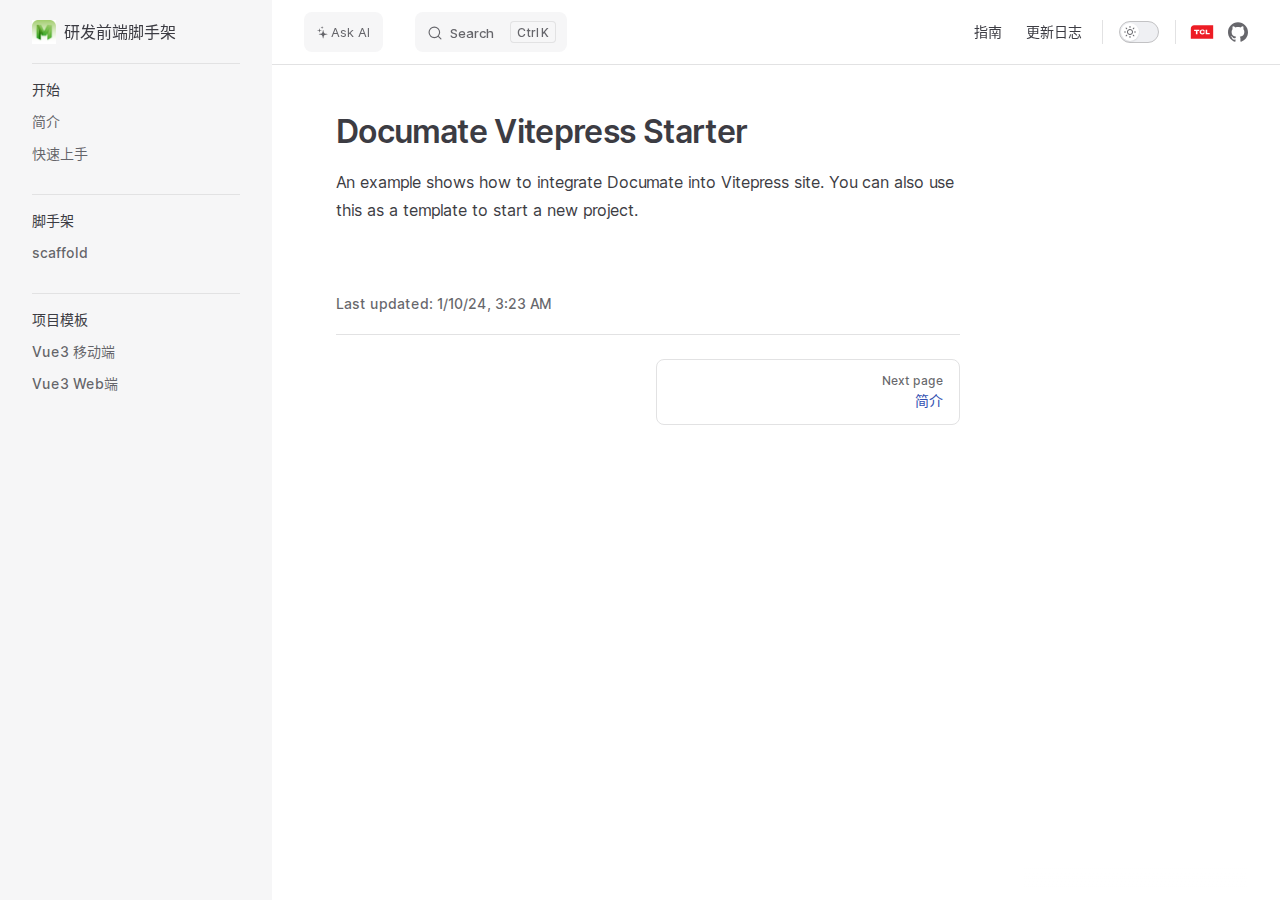
<file: README.html>
<!DOCTYPE html>
<html lang="zh-CN" dir="ltr">
  <head>
    <meta charset="utf-8">
    <meta name="viewport" content="width=device-width,initial-scale=1">
    <title>Documate Vitepress Starter | 研发前端脚手架</title>
    <meta name="description" content="关于如何使用脚手架来生成前端工程的文档说明">
    <meta name="generator" content="VitePress v1.0.0-rc.36">
    <link rel="preload stylesheet" href="/assets/style.5Q_CBfKJ.css" as="style">
    
    <script type="module" src="/assets/app.CJZG5ziq.js"></script>
    <link rel="preload" href="/assets/inter-roman-latin.bvIUbFQP.woff2" as="font" type="font/woff2" crossorigin="">
    <link rel="modulepreload" href="/assets/chunks/framework.nVD1Bhkw.js">
    <link rel="modulepreload" href="/assets/chunks/theme.-78wMtxm.js">
    <link rel="modulepreload" href="/assets/README.md.51x_edxf.lean.js">
    <link rel="icon" href="/favicon.ico">
    <script id="check-dark-mode">(()=>{const e=localStorage.getItem("vitepress-theme-appearance")||"auto",a=window.matchMedia("(prefers-color-scheme: dark)").matches;(!e||e==="auto"?a:e==="dark")&&document.documentElement.classList.add("dark")})();</script>
    <script id="check-mac-os">document.documentElement.classList.toggle("mac",/Mac|iPhone|iPod|iPad/i.test(navigator.platform));</script>
  </head>
  <body>
    <div id="app"><div class="Layout" data-v-52097062><!--[--><!--]--><!--[--><span tabindex="-1" data-v-2e3aef0a></span><a href="#VPContent" class="VPSkipLink visually-hidden" data-v-2e3aef0a> Skip to content </a><!--]--><!----><header class="VPNav" data-v-52097062 data-v-e14f7493><div class="VPNavBar has-sidebar" data-v-e14f7493 data-v-2a028a51><div class="wrapper" data-v-2a028a51><div class="container" data-v-2a028a51><div class="title" data-v-2a028a51><div class="VPNavBarTitle has-sidebar" data-v-2a028a51 data-v-a5610f8f><a class="title" href="/" data-v-a5610f8f><!--[--><!--]--><!--[--><img class="VPImage logo" src="/scaffold_title.png" alt data-v-a053cb45><!--]--><!--[-->研发前端脚手架<!--]--><!--[--><!--]--></a></div></div><div class="content" data-v-2a028a51><div class="content-body" data-v-2a028a51><!--[--><!--[--><!--[--><!--[--><button type="button" class="documate-button" aria-label="Ask AI" data-v-c65fa87c><svg class="icon" viewBox="0 0 12 14" fill="currentColor" data-v-c65fa87c><path fill-rule="evenodd" clip-rule="evenodd" d="M6.61655 13.3474C6.69072 13.3474 6.75047 13.3232 6.7958 13.2749C6.84525 13.2306 6.87616 13.1721 6.88852 13.0996C6.97094 12.4628 7.0616 11.9269 7.1605 11.4916C7.26352 11.0564 7.39951 10.6997 7.56847 10.4216C7.73742 10.1435 7.96202 9.92194 8.24223 9.75671C8.52245 9.59147 8.88099 9.46454 9.31782 9.37581C9.7587 9.28313 10.2986 9.20257 10.9373 9.13407C11.0156 9.12598 11.0774 9.09776 11.1227 9.04939C11.1722 9.00103 11.1969 8.94061 11.1969 8.86806C11.1969 8.79552 11.1722 8.7351 11.1227 8.68674C11.0774 8.63837 11.0156 8.61015 10.9373 8.60206C10.2986 8.53356 9.7587 8.45498 9.31782 8.36634C8.88099 8.27366 8.52245 8.1447 8.24223 7.97946C7.96202 7.81424 7.73742 7.59259 7.56847 7.31452C7.39951 7.03646 7.26352 6.6798 7.1605 6.24456C7.0616 5.80932 6.97094 5.27132 6.88852 4.63056C6.87616 4.56205 6.84525 4.50563 6.7958 4.4613C6.75047 4.41293 6.69072 4.38876 6.61655 4.38876C6.54237 4.38876 6.48056 4.41293 6.4311 4.4613C6.38578 4.50563 6.35693 4.56205 6.34456 4.63056C6.26627 5.27132 6.17561 5.80932 6.07259 6.24456C5.97369 6.6798 5.8377 7.03646 5.66462 7.31452C5.49566 7.59259 5.27108 7.81424 4.99086 7.97946C4.71064 8.1447 4.35212 8.27366 3.91531 8.36634C3.4785 8.45498 2.93866 8.53356 2.2958 8.60206C2.21751 8.61015 2.15363 8.63837 2.10418 8.68674C2.05473 8.7351 2.03001 8.79552 2.03001 8.86806C2.03001 8.94061 2.05473 9.00103 2.10418 9.04939C2.15363 9.09776 2.21751 9.12598 2.2958 9.13407C2.93454 9.21462 3.47231 9.30533 3.90913 9.4061C4.34594 9.50283 4.70239 9.63175 4.97849 9.79294C5.25871 9.95413 5.48331 10.1718 5.65226 10.4458C5.82122 10.7158 5.95721 11.0664 6.06023 11.4976C6.16325 11.9288 6.25802 12.4628 6.34456 13.0996C6.35693 13.1721 6.38578 13.2306 6.4311 13.2749C6.48056 13.3232 6.54237 13.3474 6.61655 13.3474ZM2.65431 7.00622C2.70377 7.00622 2.74498 6.9901 2.77795 6.95787C2.81091 6.92563 2.82945 6.88734 2.83358 6.84301C2.88714 6.46016 2.94072 6.16396 2.99429 5.9544C3.04786 5.74081 3.13234 5.58163 3.24773 5.47685C3.36311 5.36804 3.53412 5.28341 3.76078 5.22296C3.98742 5.16251 4.30267 5.094 4.70652 5.01744C4.81366 5.00131 4.86723 4.94287 4.86723 4.84212C4.86723 4.79377 4.85074 4.75548 4.81778 4.72727C4.78893 4.69503 4.75185 4.67489 4.70652 4.66682C4.30267 4.6104 3.98536 4.556 3.7546 4.50361C3.52794 4.44719 3.35693 4.36458 3.24155 4.25576C3.13028 4.14293 3.04786 3.9777 2.99429 3.76008C2.94072 3.53843 2.88714 3.23417 2.83358 2.84729C2.82122 2.73848 2.76146 2.68408 2.65431 2.68408C2.54717 2.68408 2.48536 2.7405 2.46888 2.85334C2.42355 3.23215 2.3741 3.52836 2.32053 3.74195C2.26696 3.95553 2.18248 4.11673 2.06709 4.22554C1.95171 4.33032 1.77863 4.41293 1.54786 4.47339C1.32121 4.52981 1.00597 4.59428 0.602121 4.66682C0.494978 4.68698 0.441406 4.74541 0.441406 4.84212C0.441406 4.94287 0.503219 5.00131 0.626846 5.01744C1.02245 5.08594 1.33357 5.14841 1.56023 5.20483C1.791 5.26125 1.96201 5.34386 2.07328 5.45267C2.18454 5.56148 2.26696 5.72469 2.32053 5.94231C2.3741 6.1559 2.42355 6.45412 2.46888 6.83697C2.48536 6.9498 2.54717 7.00622 2.65431 7.00622ZM5.49773 3.08909C5.56366 3.08909 5.60487 3.05281 5.62135 2.98028C5.67493 2.67803 5.72643 2.45638 5.77589 2.31533C5.82534 2.17025 5.92217 2.06749 6.0664 2.00704C6.21064 1.94659 6.45377 1.88815 6.7958 1.83173C6.86998 1.81561 6.90707 1.77531 6.90707 1.71084C6.90707 1.6383 6.86998 1.598 6.7958 1.58993C6.45377 1.52949 6.21064 1.47105 6.0664 1.41463C5.92217 1.35418 5.82534 1.25343 5.77589 1.11238C5.72643 0.967306 5.67493 0.741626 5.62135 0.435348C5.60487 0.362808 5.56366 0.326538 5.49773 0.326538C5.42355 0.326538 5.38234 0.362808 5.3741 0.435348C5.31641 0.741626 5.26283 0.967306 5.21338 1.11238C5.16806 1.25343 5.07121 1.35418 4.92286 1.41463C4.77863 1.47105 4.5355 1.52949 4.19347 1.58993C4.11929 1.598 4.0822 1.6383 4.0822 1.71084C4.0822 1.77531 4.11929 1.81561 4.19347 1.83173C4.5355 1.88815 4.77863 1.94659 4.92286 2.00704C5.07121 2.06749 5.16806 2.17025 5.21338 2.31533C5.26283 2.45638 5.31641 2.67803 5.3741 2.98028C5.38234 3.05281 5.42355 3.08909 5.49773 3.08909Z" data-v-c65fa87c></path></svg><span class="button-placeholder" data-v-c65fa87c>Ask AI</span></button><!----><!--]--><!--]--><!--]--><!--]--><div class="VPNavBarSearch search" data-v-2a028a51><!--[--><!----><div id="local-search"><button type="button" class="DocSearch DocSearch-Button" aria-label="Search"><span class="DocSearch-Button-Container"><svg class="DocSearch-Search-Icon" width="20" height="20" viewBox="0 0 20 20" aria-label="search icon"><path d="M14.386 14.386l4.0877 4.0877-4.0877-4.0877c-2.9418 2.9419-7.7115 2.9419-10.6533 0-2.9419-2.9418-2.9419-7.7115 0-10.6533 2.9418-2.9419 7.7115-2.9419 10.6533 0 2.9419 2.9418 2.9419 7.7115 0 10.6533z" stroke="currentColor" fill="none" fill-rule="evenodd" stroke-linecap="round" stroke-linejoin="round"></path></svg><span class="DocSearch-Button-Placeholder">Search</span></span><span class="DocSearch-Button-Keys"><kbd class="DocSearch-Button-Key"></kbd><kbd class="DocSearch-Button-Key">K</kbd></span></button></div><!--]--></div><nav aria-labelledby="main-nav-aria-label" class="VPNavBarMenu menu" data-v-2a028a51 data-v-752afd2a><span id="main-nav-aria-label" class="visually-hidden" data-v-752afd2a>Main Navigation</span><!--[--><!--[--><a class="VPLink link VPNavBarMenuLink" href="/guide/start.html" tabindex="0" data-v-752afd2a data-v-8e360100><!--[--><span data-v-8e360100>指南</span><!--]--></a><!--]--><!--[--><span class="VPLink VPNavBarMenuLink" tabindex="0" data-v-752afd2a data-v-8e360100><!--[--><span data-v-8e360100>更新日志</span><!--]--></span><!--]--><!--]--></nav><!----><div class="VPNavBarAppearance appearance" data-v-2a028a51 data-v-e8f74fdb><button class="VPSwitch VPSwitchAppearance" type="button" role="switch" title="Switch to dark theme" aria-checked="false" data-v-e8f74fdb data-v-8447b3ae data-v-66d2da02><span class="check" data-v-66d2da02><span class="icon" data-v-66d2da02><!--[--><svg xmlns="http://www.w3.org/2000/svg" aria-hidden="true" focusable="false" viewbox="0 0 24 24" class="sun" data-v-8447b3ae><path d="M12,18c-3.3,0-6-2.7-6-6s2.7-6,6-6s6,2.7,6,6S15.3,18,12,18zM12,8c-2.2,0-4,1.8-4,4c0,2.2,1.8,4,4,4c2.2,0,4-1.8,4-4C16,9.8,14.2,8,12,8z"></path><path d="M12,4c-0.6,0-1-0.4-1-1V1c0-0.6,0.4-1,1-1s1,0.4,1,1v2C13,3.6,12.6,4,12,4z"></path><path d="M12,24c-0.6,0-1-0.4-1-1v-2c0-0.6,0.4-1,1-1s1,0.4,1,1v2C13,23.6,12.6,24,12,24z"></path><path d="M5.6,6.6c-0.3,0-0.5-0.1-0.7-0.3L3.5,4.9c-0.4-0.4-0.4-1,0-1.4s1-0.4,1.4,0l1.4,1.4c0.4,0.4,0.4,1,0,1.4C6.2,6.5,5.9,6.6,5.6,6.6z"></path><path d="M19.8,20.8c-0.3,0-0.5-0.1-0.7-0.3l-1.4-1.4c-0.4-0.4-0.4-1,0-1.4s1-0.4,1.4,0l1.4,1.4c0.4,0.4,0.4,1,0,1.4C20.3,20.7,20,20.8,19.8,20.8z"></path><path d="M3,13H1c-0.6,0-1-0.4-1-1s0.4-1,1-1h2c0.6,0,1,0.4,1,1S3.6,13,3,13z"></path><path d="M23,13h-2c-0.6,0-1-0.4-1-1s0.4-1,1-1h2c0.6,0,1,0.4,1,1S23.6,13,23,13z"></path><path d="M4.2,20.8c-0.3,0-0.5-0.1-0.7-0.3c-0.4-0.4-0.4-1,0-1.4l1.4-1.4c0.4-0.4,1-0.4,1.4,0s0.4,1,0,1.4l-1.4,1.4C4.7,20.7,4.5,20.8,4.2,20.8z"></path><path d="M18.4,6.6c-0.3,0-0.5-0.1-0.7-0.3c-0.4-0.4-0.4-1,0-1.4l1.4-1.4c0.4-0.4,1-0.4,1.4,0s0.4,1,0,1.4l-1.4,1.4C18.9,6.5,18.6,6.6,18.4,6.6z"></path></svg><svg xmlns="http://www.w3.org/2000/svg" aria-hidden="true" focusable="false" viewbox="0 0 24 24" class="moon" data-v-8447b3ae><path d="M12.1,22c-0.3,0-0.6,0-0.9,0c-5.5-0.5-9.5-5.4-9-10.9c0.4-4.8,4.2-8.6,9-9c0.4,0,0.8,0.2,1,0.5c0.2,0.3,0.2,0.8-0.1,1.1c-2,2.7-1.4,6.4,1.3,8.4c2.1,1.6,5,1.6,7.1,0c0.3-0.2,0.7-0.3,1.1-0.1c0.3,0.2,0.5,0.6,0.5,1c-0.2,2.7-1.5,5.1-3.6,6.8C16.6,21.2,14.4,22,12.1,22zM9.3,4.4c-2.9,1-5,3.6-5.2,6.8c-0.4,4.4,2.8,8.3,7.2,8.7c2.1,0.2,4.2-0.4,5.8-1.8c1.1-0.9,1.9-2.1,2.4-3.4c-2.5,0.9-5.3,0.5-7.5-1.1C9.2,11.4,8.1,7.7,9.3,4.4z"></path></svg><!--]--></span></span></button></div><div class="VPSocialLinks VPNavBarSocialLinks social-links" data-v-2a028a51 data-v-b3229504 data-v-42210f5a><!--[--><a class="VPSocialLink no-icon" href="https://devops.tone.tcl.com/code/rd/rd-front-template/-/tree" aria-label target="_blank" rel="noopener" data-v-42210f5a data-v-791ceed4><svg xmlns="http://www.w3.org/2000/svg" height="800" width="1200" style="width: 36px;" viewBox="-10.33455 -10.26525 89.5661 61.5915"><path d="M68.897 41.061H0V10.183C0 4.584 4.584 0 10.186 0h58.711v41.061" fill="#ED1C24"/><path fill="#FFF" d="M10.186 17.61h5.443v9.75h4.868v-9.75h5.437v-3.936H10.186v3.936m25.289 6.931c-1.131 0-1.98-.327-2.701-.998-.705-.657-1.211-1.66-1.211-3.026v-.205c0-1.359.506-2.378 1.211-3.03.721-.676 1.576-.988 2.701-.988 2.657 0 3.225 1.582 3.395 2.613h4.32c-.106-2.082-1.099-3.545-2.5-4.519-1.396-.97-3.017-1.465-5.168-1.465-2.645 0-4.524.589-6.069 1.898-1.556 1.336-2.384 3.439-2.384 5.541v.107c0 2.298.72 4.021 2.316 5.471 1.492 1.356 3.668 1.976 6.086 1.968 2.143 0 3.981-.503 5.256-1.46 1.403-1.061 2.362-2.55 2.478-4.514h-4.31c-.119.825-.639 2.607-3.42 2.607m15.021-.935v-9.933h-4.687v13.681h12.375v-3.748h-7.688"/></svg></a><a class="VPSocialLink no-icon" href="https://github.com/rd-docs/rd-docs.github.io" aria-label="github" target="_blank" rel="noopener" data-v-42210f5a data-v-791ceed4><svg role="img" viewBox="0 0 24 24" xmlns="http://www.w3.org/2000/svg"><title>GitHub</title><path d="M12 .297c-6.63 0-12 5.373-12 12 0 5.303 3.438 9.8 8.205 11.385.6.113.82-.258.82-.577 0-.285-.01-1.04-.015-2.04-3.338.724-4.042-1.61-4.042-1.61C4.422 18.07 3.633 17.7 3.633 17.7c-1.087-.744.084-.729.084-.729 1.205.084 1.838 1.236 1.838 1.236 1.07 1.835 2.809 1.305 3.495.998.108-.776.417-1.305.76-1.605-2.665-.3-5.466-1.332-5.466-5.93 0-1.31.465-2.38 1.235-3.22-.135-.303-.54-1.523.105-3.176 0 0 1.005-.322 3.3 1.23.96-.267 1.98-.399 3-.405 1.02.006 2.04.138 3 .405 2.28-1.552 3.285-1.23 3.285-1.23.645 1.653.24 2.873.12 3.176.765.84 1.23 1.91 1.23 3.22 0 4.61-2.805 5.625-5.475 5.92.42.36.81 1.096.81 2.22 0 1.606-.015 2.896-.015 3.286 0 .315.21.69.825.57C20.565 22.092 24 17.592 24 12.297c0-6.627-5.373-12-12-12"/></svg></a><!--]--></div><div class="VPFlyout VPNavBarExtra extra" data-v-2a028a51 data-v-18c89896 data-v-4b852aea><button type="button" class="button" aria-haspopup="true" aria-expanded="false" aria-label="extra navigation" data-v-4b852aea><svg xmlns="http://www.w3.org/2000/svg" aria-hidden="true" focusable="false" viewbox="0 0 24 24" class="icon" data-v-4b852aea><circle cx="12" cy="12" r="2"></circle><circle cx="19" cy="12" r="2"></circle><circle cx="5" cy="12" r="2"></circle></svg></button><div class="menu" data-v-4b852aea><div class="VPMenu" data-v-4b852aea data-v-664eb362><!----><!--[--><!--[--><!----><div class="group" data-v-18c89896><div class="item appearance" data-v-18c89896><p class="label" data-v-18c89896>Appearance</p><div class="appearance-action" data-v-18c89896><button class="VPSwitch VPSwitchAppearance" type="button" role="switch" title="Switch to dark theme" aria-checked="false" data-v-18c89896 data-v-8447b3ae data-v-66d2da02><span class="check" data-v-66d2da02><span class="icon" data-v-66d2da02><!--[--><svg xmlns="http://www.w3.org/2000/svg" aria-hidden="true" focusable="false" viewbox="0 0 24 24" class="sun" data-v-8447b3ae><path d="M12,18c-3.3,0-6-2.7-6-6s2.7-6,6-6s6,2.7,6,6S15.3,18,12,18zM12,8c-2.2,0-4,1.8-4,4c0,2.2,1.8,4,4,4c2.2,0,4-1.8,4-4C16,9.8,14.2,8,12,8z"></path><path d="M12,4c-0.6,0-1-0.4-1-1V1c0-0.6,0.4-1,1-1s1,0.4,1,1v2C13,3.6,12.6,4,12,4z"></path><path d="M12,24c-0.6,0-1-0.4-1-1v-2c0-0.6,0.4-1,1-1s1,0.4,1,1v2C13,23.6,12.6,24,12,24z"></path><path d="M5.6,6.6c-0.3,0-0.5-0.1-0.7-0.3L3.5,4.9c-0.4-0.4-0.4-1,0-1.4s1-0.4,1.4,0l1.4,1.4c0.4,0.4,0.4,1,0,1.4C6.2,6.5,5.9,6.6,5.6,6.6z"></path><path d="M19.8,20.8c-0.3,0-0.5-0.1-0.7-0.3l-1.4-1.4c-0.4-0.4-0.4-1,0-1.4s1-0.4,1.4,0l1.4,1.4c0.4,0.4,0.4,1,0,1.4C20.3,20.7,20,20.8,19.8,20.8z"></path><path d="M3,13H1c-0.6,0-1-0.4-1-1s0.4-1,1-1h2c0.6,0,1,0.4,1,1S3.6,13,3,13z"></path><path d="M23,13h-2c-0.6,0-1-0.4-1-1s0.4-1,1-1h2c0.6,0,1,0.4,1,1S23.6,13,23,13z"></path><path d="M4.2,20.8c-0.3,0-0.5-0.1-0.7-0.3c-0.4-0.4-0.4-1,0-1.4l1.4-1.4c0.4-0.4,1-0.4,1.4,0s0.4,1,0,1.4l-1.4,1.4C4.7,20.7,4.5,20.8,4.2,20.8z"></path><path d="M18.4,6.6c-0.3,0-0.5-0.1-0.7-0.3c-0.4-0.4-0.4-1,0-1.4l1.4-1.4c0.4-0.4,1-0.4,1.4,0s0.4,1,0,1.4l-1.4,1.4C18.9,6.5,18.6,6.6,18.4,6.6z"></path></svg><svg xmlns="http://www.w3.org/2000/svg" aria-hidden="true" focusable="false" viewbox="0 0 24 24" class="moon" data-v-8447b3ae><path d="M12.1,22c-0.3,0-0.6,0-0.9,0c-5.5-0.5-9.5-5.4-9-10.9c0.4-4.8,4.2-8.6,9-9c0.4,0,0.8,0.2,1,0.5c0.2,0.3,0.2,0.8-0.1,1.1c-2,2.7-1.4,6.4,1.3,8.4c2.1,1.6,5,1.6,7.1,0c0.3-0.2,0.7-0.3,1.1-0.1c0.3,0.2,0.5,0.6,0.5,1c-0.2,2.7-1.5,5.1-3.6,6.8C16.6,21.2,14.4,22,12.1,22zM9.3,4.4c-2.9,1-5,3.6-5.2,6.8c-0.4,4.4,2.8,8.3,7.2,8.7c2.1,0.2,4.2-0.4,5.8-1.8c1.1-0.9,1.9-2.1,2.4-3.4c-2.5,0.9-5.3,0.5-7.5-1.1C9.2,11.4,8.1,7.7,9.3,4.4z"></path></svg><!--]--></span></span></button></div></div></div><div class="group" data-v-18c89896><div class="item social-links" data-v-18c89896><div class="VPSocialLinks social-links-list" data-v-18c89896 data-v-42210f5a><!--[--><a class="VPSocialLink no-icon" href="https://devops.tone.tcl.com/code/rd/rd-front-template/-/tree" aria-label target="_blank" rel="noopener" data-v-42210f5a data-v-791ceed4><svg xmlns="http://www.w3.org/2000/svg" height="800" width="1200" style="width: 36px;" viewBox="-10.33455 -10.26525 89.5661 61.5915"><path d="M68.897 41.061H0V10.183C0 4.584 4.584 0 10.186 0h58.711v41.061" fill="#ED1C24"/><path fill="#FFF" d="M10.186 17.61h5.443v9.75h4.868v-9.75h5.437v-3.936H10.186v3.936m25.289 6.931c-1.131 0-1.98-.327-2.701-.998-.705-.657-1.211-1.66-1.211-3.026v-.205c0-1.359.506-2.378 1.211-3.03.721-.676 1.576-.988 2.701-.988 2.657 0 3.225 1.582 3.395 2.613h4.32c-.106-2.082-1.099-3.545-2.5-4.519-1.396-.97-3.017-1.465-5.168-1.465-2.645 0-4.524.589-6.069 1.898-1.556 1.336-2.384 3.439-2.384 5.541v.107c0 2.298.72 4.021 2.316 5.471 1.492 1.356 3.668 1.976 6.086 1.968 2.143 0 3.981-.503 5.256-1.46 1.403-1.061 2.362-2.55 2.478-4.514h-4.31c-.119.825-.639 2.607-3.42 2.607m15.021-.935v-9.933h-4.687v13.681h12.375v-3.748h-7.688"/></svg></a><a class="VPSocialLink no-icon" href="https://github.com/rd-docs/rd-docs.github.io" aria-label="github" target="_blank" rel="noopener" data-v-42210f5a data-v-791ceed4><svg role="img" viewBox="0 0 24 24" xmlns="http://www.w3.org/2000/svg"><title>GitHub</title><path d="M12 .297c-6.63 0-12 5.373-12 12 0 5.303 3.438 9.8 8.205 11.385.6.113.82-.258.82-.577 0-.285-.01-1.04-.015-2.04-3.338.724-4.042-1.61-4.042-1.61C4.422 18.07 3.633 17.7 3.633 17.7c-1.087-.744.084-.729.084-.729 1.205.084 1.838 1.236 1.838 1.236 1.07 1.835 2.809 1.305 3.495.998.108-.776.417-1.305.76-1.605-2.665-.3-5.466-1.332-5.466-5.93 0-1.31.465-2.38 1.235-3.22-.135-.303-.54-1.523.105-3.176 0 0 1.005-.322 3.3 1.23.96-.267 1.98-.399 3-.405 1.02.006 2.04.138 3 .405 2.28-1.552 3.285-1.23 3.285-1.23.645 1.653.24 2.873.12 3.176.765.84 1.23 1.91 1.23 3.22 0 4.61-2.805 5.625-5.475 5.92.42.36.81 1.096.81 2.22 0 1.606-.015 2.896-.015 3.286 0 .315.21.69.825.57C20.565 22.092 24 17.592 24 12.297c0-6.627-5.373-12-12-12"/></svg></a><!--]--></div></div></div><!--]--><!--]--></div></div></div><!--[--><!--]--><button type="button" class="VPNavBarHamburger hamburger" aria-label="mobile navigation" aria-expanded="false" aria-controls="VPNavScreen" data-v-2a028a51 data-v-a006f71b><span class="container" data-v-a006f71b><span class="top" data-v-a006f71b></span><span class="middle" data-v-a006f71b></span><span class="bottom" data-v-a006f71b></span></span></button></div></div></div></div><div class="divider" data-v-2a028a51><div class="divider-line" data-v-2a028a51></div></div></div><!----></header><div class="VPLocalNav has-sidebar empty" data-v-52097062 data-v-addbb1ac><div class="container" data-v-addbb1ac><button class="menu" aria-expanded="false" aria-controls="VPSidebarNav" data-v-addbb1ac><svg xmlns="http://www.w3.org/2000/svg" aria-hidden="true" focusable="false" viewbox="0 0 24 24" class="menu-icon" data-v-addbb1ac><path d="M17,11H3c-0.6,0-1-0.4-1-1s0.4-1,1-1h14c0.6,0,1,0.4,1,1S17.6,11,17,11z"></path><path d="M21,7H3C2.4,7,2,6.6,2,6s0.4-1,1-1h18c0.6,0,1,0.4,1,1S21.6,7,21,7z"></path><path d="M21,15H3c-0.6,0-1-0.4-1-1s0.4-1,1-1h18c0.6,0,1,0.4,1,1S21.6,15,21,15z"></path><path d="M17,19H3c-0.6,0-1-0.4-1-1s0.4-1,1-1h14c0.6,0,1,0.4,1,1S17.6,19,17,19z"></path></svg><span class="menu-text" data-v-addbb1ac>Menu</span></button><div class="VPLocalNavOutlineDropdown" style="--vp-vh:0px;" data-v-addbb1ac data-v-34d84e99><button data-v-34d84e99>Return to top</button><!----></div></div></div><aside class="VPSidebar" data-v-52097062 data-v-e84e0294><div class="curtain" data-v-e84e0294></div><nav class="nav" id="VPSidebarNav" aria-labelledby="sidebar-aria-label" tabindex="-1" data-v-e84e0294><span class="visually-hidden" id="sidebar-aria-label" data-v-e84e0294> Sidebar Navigation </span><!--[--><!--]--><!--[--><div class="group" data-v-e84e0294><section class="VPSidebarItem level-0" data-v-e84e0294 data-v-b483c103><div class="item" role="button" tabindex="0" data-v-b483c103><div class="indicator" data-v-b483c103></div><h2 class="text" data-v-b483c103>开始</h2><!----></div><div class="items" data-v-b483c103><!--[--><div class="VPSidebarItem level-1 is-link" data-v-b483c103 data-v-b483c103><div class="item" data-v-b483c103><div class="indicator" data-v-b483c103></div><a class="VPLink link link" href="/guide/introduce.html" data-v-b483c103><!--[--><p class="text" data-v-b483c103>简介</p><!--]--></a><!----></div><!----></div><div class="VPSidebarItem level-1 is-link" data-v-b483c103 data-v-b483c103><div class="item" data-v-b483c103><div class="indicator" data-v-b483c103></div><a class="VPLink link link" href="/guide/start.html" data-v-b483c103><!--[--><p class="text" data-v-b483c103>快速上手</p><!--]--></a><!----></div><!----></div><!--]--></div></section></div><div class="group" data-v-e84e0294><section class="VPSidebarItem level-0" data-v-e84e0294 data-v-b483c103><div class="item" role="button" tabindex="0" data-v-b483c103><div class="indicator" data-v-b483c103></div><h2 class="text" data-v-b483c103>脚手架</h2><!----></div><div class="items" data-v-b483c103><!--[--><div class="VPSidebarItem level-1 is-link" data-v-b483c103 data-v-b483c103><div class="item" data-v-b483c103><div class="indicator" data-v-b483c103></div><a class="VPLink link link" href="/guide/scaffold.html" data-v-b483c103><!--[--><p class="text" data-v-b483c103>scaffold</p><!--]--></a><!----></div><!----></div><!--]--></div></section></div><div class="group" data-v-e84e0294><section class="VPSidebarItem level-0" data-v-e84e0294 data-v-b483c103><div class="item" role="button" tabindex="0" data-v-b483c103><div class="indicator" data-v-b483c103></div><h2 class="text" data-v-b483c103>项目模板</h2><!----></div><div class="items" data-v-b483c103><!--[--><div class="VPSidebarItem level-1 is-link" data-v-b483c103 data-v-b483c103><div class="item" data-v-b483c103><div class="indicator" data-v-b483c103></div><a class="VPLink link link" href="/guide/template-mobile.html" data-v-b483c103><!--[--><p class="text" data-v-b483c103>Vue3 移动端</p><!--]--></a><!----></div><!----></div><div class="VPSidebarItem level-1 is-link" data-v-b483c103 data-v-b483c103><div class="item" data-v-b483c103><div class="indicator" data-v-b483c103></div><a class="VPLink link link" href="/guide/template-pc.html" data-v-b483c103><!--[--><p class="text" data-v-b483c103>Vue3 Web端</p><!--]--></a><!----></div><!----></div><!--]--></div></section></div><!--]--><!--[--><!--]--></nav></aside><div class="VPContent has-sidebar" id="VPContent" data-v-52097062 data-v-03dd3cbd><div class="VPDoc has-sidebar has-aside" data-v-03dd3cbd data-v-2e3b62b9><!--[--><!--]--><div class="container" data-v-2e3b62b9><div class="aside" data-v-2e3b62b9><div class="aside-curtain" data-v-2e3b62b9></div><div class="aside-container" data-v-2e3b62b9><div class="aside-content" data-v-2e3b62b9><div class="VPDocAside" data-v-2e3b62b9 data-v-075353d0><!--[--><!--]--><!--[--><!--]--><div class="VPDocAsideOutline" role="navigation" data-v-075353d0 data-v-8d9f69ac><div class="content" data-v-8d9f69ac><div class="outline-marker" data-v-8d9f69ac></div><div class="outline-title" role="heading" aria-level="2" data-v-8d9f69ac>On this page</div><nav aria-labelledby="doc-outline-aria-label" data-v-8d9f69ac><span class="visually-hidden" id="doc-outline-aria-label" data-v-8d9f69ac> Table of Contents for current page </span><ul class="VPDocOutlineItem root" data-v-8d9f69ac data-v-f99119f4><!--[--><!--]--></ul></nav></div></div><!--[--><!--]--><div class="spacer" data-v-075353d0></div><!--[--><!--]--><!----><!--[--><!--]--><!--[--><!--]--></div></div></div></div><div class="content" data-v-2e3b62b9><div class="content-container" data-v-2e3b62b9><!--[--><!--]--><main class="main" data-v-2e3b62b9><div style="position:relative;" class="vp-doc _README" data-v-2e3b62b9><div><h1 id="documate-vitepress-starter" tabindex="-1">Documate Vitepress Starter <a class="header-anchor" href="#documate-vitepress-starter" aria-label="Permalink to &quot;Documate Vitepress Starter&quot;">​</a></h1><p>An example shows how to integrate Documate into Vitepress site. You can also use this as a template to start a new project.</p></div></div></main><footer class="VPDocFooter" data-v-2e3b62b9 data-v-2e5cdb91><!--[--><!--]--><div class="edit-info" data-v-2e5cdb91><!----><div class="last-updated" data-v-2e5cdb91><p class="VPLastUpdated" data-v-2e5cdb91 data-v-f9a63fed>Last updated: <time datetime="2024-01-10T03:23:42.000Z" data-v-f9a63fed></time></p></div></div><nav class="prev-next" data-v-2e5cdb91><div class="pager" data-v-2e5cdb91><!----></div><div class="pager" data-v-2e5cdb91><a class="VPLink link pager-link next" href="/guide/introduce.html" data-v-2e5cdb91><!--[--><span class="desc" data-v-2e5cdb91>Next page</span><span class="title" data-v-2e5cdb91>简介</span><!--]--></a></div></nav></footer><!--[--><!--]--></div></div></div><!--[--><!--]--></div></div><footer class="VPFooter has-sidebar" data-v-52097062 data-v-15309f1f><div class="container" data-v-15309f1f><p class="message" data-v-15309f1f>Released under the MIT License.</p><p class="copyright" data-v-15309f1f>Copyright © 2024-present</p></div></footer><!--[--><!--]--></div></div>
    <script>window.__VP_HASH_MAP__=JSON.parse("{\"index.md\":\"HiqauUN3\",\"readme.md\":\"51x_edxf\",\"guide_introduce.md\":\"GjUn6xFH\",\"guide_template-mobile.md\":\"s0ycD6gm\",\"markdown-examples.md\":\"5d69zd8g\",\"guide_scaffold.md\":\"xefZucuV\",\"guide_start.md\":\"Y5MM3nPc\",\"api-examples.md\":\"FQJ5QmT3\",\"communityarticle.md\":\"g4ME98cY\",\"guide_template-pc.md\":\"J3iIW5TT\"}");window.__VP_SITE_DATA__=JSON.parse("{\"lang\":\"zh-CN\",\"dir\":\"ltr\",\"title\":\"研发前端脚手架\",\"description\":\"关于如何使用脚手架来生成前端工程的文档说明\",\"base\":\"/\",\"head\":[],\"router\":{\"prefetchLinks\":true},\"appearance\":true,\"themeConfig\":{\"logo\":\"/scaffold_title.png\",\"siteTitle\":\"研发前端脚手架\",\"search\":{\"provider\":\"local\"},\"nav\":[{\"text\":\"指南\",\"link\":\"/guide/start\"},{\"text\":\"更新日志\",\"link\":\"\"}],\"sidebar\":[{\"text\":\"开始\",\"collapsible\":true,\"items\":[{\"text\":\"简介\",\"link\":\"/guide/introduce\"},{\"text\":\"快速上手\",\"link\":\"/guide/start\"}]},{\"text\":\"脚手架\",\"items\":[{\"text\":\"scaffold\",\"link\":\"/guide/scaffold\"}]},{\"text\":\"项目模板\",\"items\":[{\"text\":\"Vue3 移动端\",\"link\":\"/guide/template-mobile\"},{\"text\":\"Vue3 Web端\",\"link\":\"/guide/template-pc\"}]}],\"socialLinks\":[{\"icon\":{\"svg\":\"<svg xmlns=\\\"http://www.w3.org/2000/svg\\\" height=\\\"800\\\" width=\\\"1200\\\" style=\\\"width: 36px;\\\" viewBox=\\\"-10.33455 -10.26525 89.5661 61.5915\\\"><path d=\\\"M68.897 41.061H0V10.183C0 4.584 4.584 0 10.186 0h58.711v41.061\\\" fill=\\\"#ED1C24\\\"/><path fill=\\\"#FFF\\\" d=\\\"M10.186 17.61h5.443v9.75h4.868v-9.75h5.437v-3.936H10.186v3.936m25.289 6.931c-1.131 0-1.98-.327-2.701-.998-.705-.657-1.211-1.66-1.211-3.026v-.205c0-1.359.506-2.378 1.211-3.03.721-.676 1.576-.988 2.701-.988 2.657 0 3.225 1.582 3.395 2.613h4.32c-.106-2.082-1.099-3.545-2.5-4.519-1.396-.97-3.017-1.465-5.168-1.465-2.645 0-4.524.589-6.069 1.898-1.556 1.336-2.384 3.439-2.384 5.541v.107c0 2.298.72 4.021 2.316 5.471 1.492 1.356 3.668 1.976 6.086 1.968 2.143 0 3.981-.503 5.256-1.46 1.403-1.061 2.362-2.55 2.478-4.514h-4.31c-.119.825-.639 2.607-3.42 2.607m15.021-.935v-9.933h-4.687v13.681h12.375v-3.748h-7.688\\\"/></svg>\"},\"link\":\"https://devops.tone.tcl.com/code/rd/rd-front-template/-/tree\"},{\"icon\":\"github\",\"link\":\"https://github.com/rd-docs/rd-docs.github.io\"}],\"footer\":{\"message\":\"Released under the MIT License.\",\"copyright\":\"Copyright © 2024-present\"}},\"locales\":{},\"scrollOffset\":134,\"cleanUrls\":false}");</script>
    
  </body>
</html>
</file>
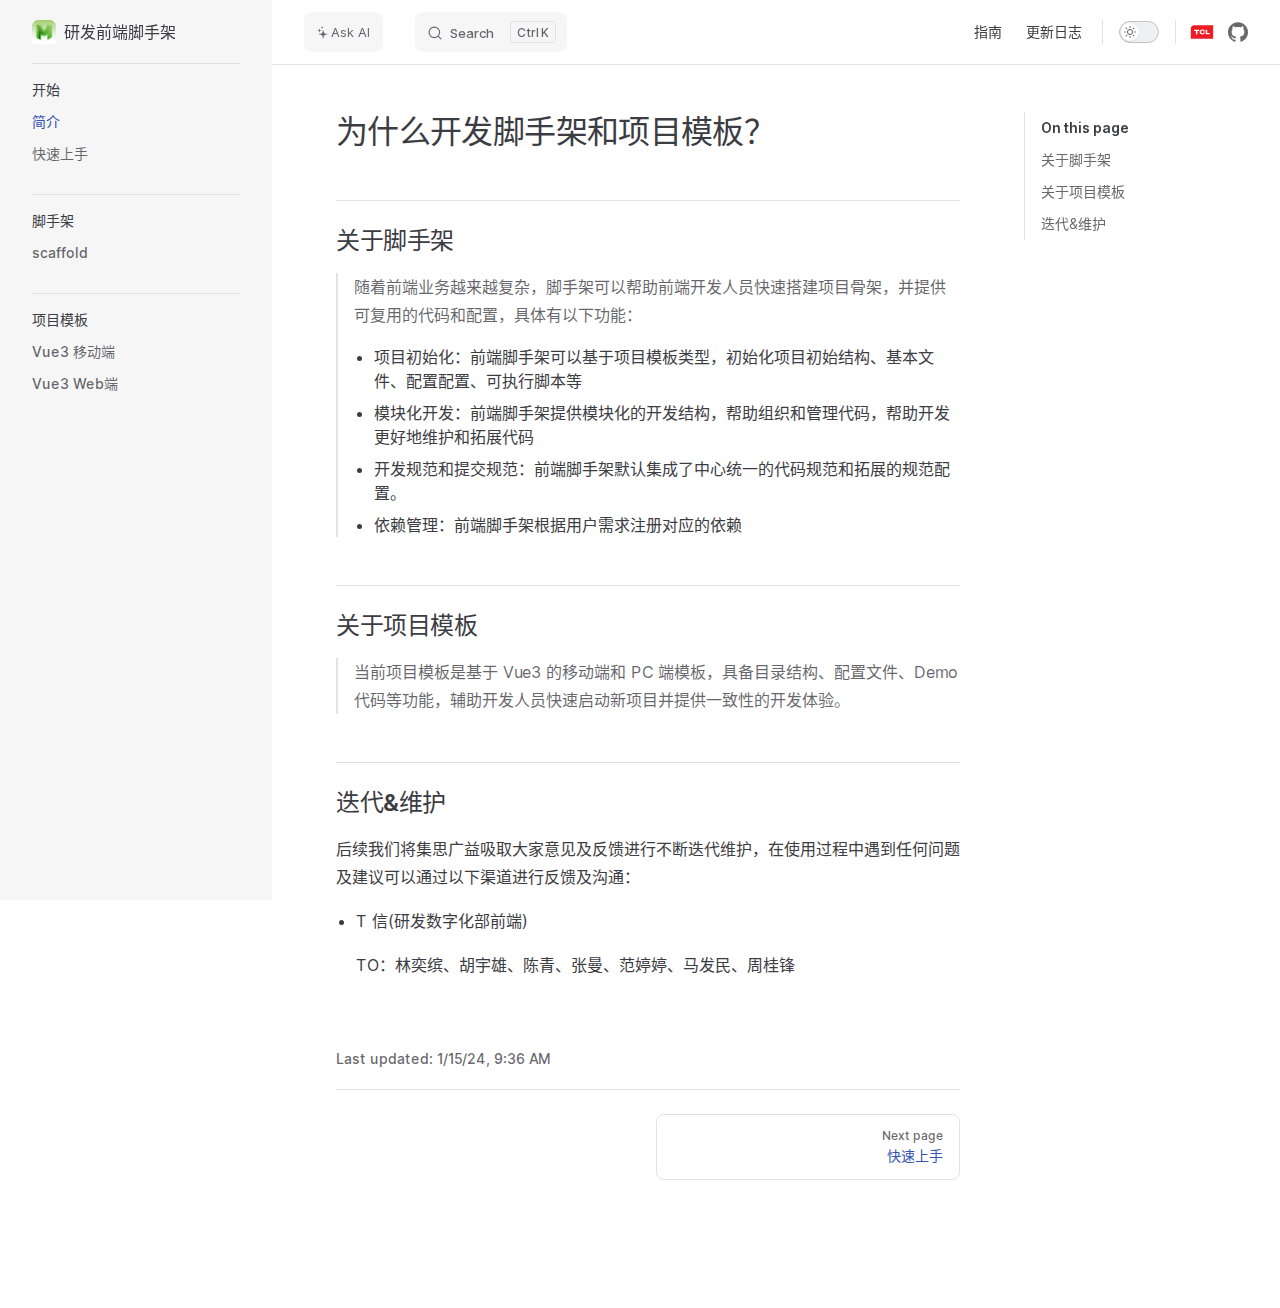
<file: guide/introduce.html>
<!DOCTYPE html>
<html lang="zh-CN" dir="ltr">
  <head>
    <meta charset="utf-8">
    <meta name="viewport" content="width=device-width,initial-scale=1">
    <title>为什么开发脚手架和项目模板？ | 研发前端脚手架</title>
    <meta name="description" content="关于如何使用脚手架来生成前端工程的文档说明">
    <meta name="generator" content="VitePress v1.0.0-rc.36">
    <link rel="preload stylesheet" href="/assets/style.5Q_CBfKJ.css" as="style">
    
    <script type="module" src="/assets/app.CJZG5ziq.js"></script>
    <link rel="preload" href="/assets/inter-roman-latin.bvIUbFQP.woff2" as="font" type="font/woff2" crossorigin="">
    <link rel="modulepreload" href="/assets/chunks/framework.nVD1Bhkw.js">
    <link rel="modulepreload" href="/assets/chunks/theme.-78wMtxm.js">
    <link rel="modulepreload" href="/assets/guide_introduce.md.GjUn6xFH.lean.js">
    <link rel="icon" href="/favicon.ico">
    <script id="check-dark-mode">(()=>{const e=localStorage.getItem("vitepress-theme-appearance")||"auto",a=window.matchMedia("(prefers-color-scheme: dark)").matches;(!e||e==="auto"?a:e==="dark")&&document.documentElement.classList.add("dark")})();</script>
    <script id="check-mac-os">document.documentElement.classList.toggle("mac",/Mac|iPhone|iPod|iPad/i.test(navigator.platform));</script>
  </head>
  <body>
    <div id="app"><div class="Layout" data-v-52097062><!--[--><!--]--><!--[--><span tabindex="-1" data-v-2e3aef0a></span><a href="#VPContent" class="VPSkipLink visually-hidden" data-v-2e3aef0a> Skip to content </a><!--]--><!----><header class="VPNav" data-v-52097062 data-v-e14f7493><div class="VPNavBar has-sidebar" data-v-e14f7493 data-v-2a028a51><div class="wrapper" data-v-2a028a51><div class="container" data-v-2a028a51><div class="title" data-v-2a028a51><div class="VPNavBarTitle has-sidebar" data-v-2a028a51 data-v-a5610f8f><a class="title" href="/" data-v-a5610f8f><!--[--><!--]--><!--[--><img class="VPImage logo" src="/scaffold_title.png" alt data-v-a053cb45><!--]--><!--[-->研发前端脚手架<!--]--><!--[--><!--]--></a></div></div><div class="content" data-v-2a028a51><div class="content-body" data-v-2a028a51><!--[--><!--[--><!--[--><!--[--><button type="button" class="documate-button" aria-label="Ask AI" data-v-c65fa87c><svg class="icon" viewBox="0 0 12 14" fill="currentColor" data-v-c65fa87c><path fill-rule="evenodd" clip-rule="evenodd" d="M6.61655 13.3474C6.69072 13.3474 6.75047 13.3232 6.7958 13.2749C6.84525 13.2306 6.87616 13.1721 6.88852 13.0996C6.97094 12.4628 7.0616 11.9269 7.1605 11.4916C7.26352 11.0564 7.39951 10.6997 7.56847 10.4216C7.73742 10.1435 7.96202 9.92194 8.24223 9.75671C8.52245 9.59147 8.88099 9.46454 9.31782 9.37581C9.7587 9.28313 10.2986 9.20257 10.9373 9.13407C11.0156 9.12598 11.0774 9.09776 11.1227 9.04939C11.1722 9.00103 11.1969 8.94061 11.1969 8.86806C11.1969 8.79552 11.1722 8.7351 11.1227 8.68674C11.0774 8.63837 11.0156 8.61015 10.9373 8.60206C10.2986 8.53356 9.7587 8.45498 9.31782 8.36634C8.88099 8.27366 8.52245 8.1447 8.24223 7.97946C7.96202 7.81424 7.73742 7.59259 7.56847 7.31452C7.39951 7.03646 7.26352 6.6798 7.1605 6.24456C7.0616 5.80932 6.97094 5.27132 6.88852 4.63056C6.87616 4.56205 6.84525 4.50563 6.7958 4.4613C6.75047 4.41293 6.69072 4.38876 6.61655 4.38876C6.54237 4.38876 6.48056 4.41293 6.4311 4.4613C6.38578 4.50563 6.35693 4.56205 6.34456 4.63056C6.26627 5.27132 6.17561 5.80932 6.07259 6.24456C5.97369 6.6798 5.8377 7.03646 5.66462 7.31452C5.49566 7.59259 5.27108 7.81424 4.99086 7.97946C4.71064 8.1447 4.35212 8.27366 3.91531 8.36634C3.4785 8.45498 2.93866 8.53356 2.2958 8.60206C2.21751 8.61015 2.15363 8.63837 2.10418 8.68674C2.05473 8.7351 2.03001 8.79552 2.03001 8.86806C2.03001 8.94061 2.05473 9.00103 2.10418 9.04939C2.15363 9.09776 2.21751 9.12598 2.2958 9.13407C2.93454 9.21462 3.47231 9.30533 3.90913 9.4061C4.34594 9.50283 4.70239 9.63175 4.97849 9.79294C5.25871 9.95413 5.48331 10.1718 5.65226 10.4458C5.82122 10.7158 5.95721 11.0664 6.06023 11.4976C6.16325 11.9288 6.25802 12.4628 6.34456 13.0996C6.35693 13.1721 6.38578 13.2306 6.4311 13.2749C6.48056 13.3232 6.54237 13.3474 6.61655 13.3474ZM2.65431 7.00622C2.70377 7.00622 2.74498 6.9901 2.77795 6.95787C2.81091 6.92563 2.82945 6.88734 2.83358 6.84301C2.88714 6.46016 2.94072 6.16396 2.99429 5.9544C3.04786 5.74081 3.13234 5.58163 3.24773 5.47685C3.36311 5.36804 3.53412 5.28341 3.76078 5.22296C3.98742 5.16251 4.30267 5.094 4.70652 5.01744C4.81366 5.00131 4.86723 4.94287 4.86723 4.84212C4.86723 4.79377 4.85074 4.75548 4.81778 4.72727C4.78893 4.69503 4.75185 4.67489 4.70652 4.66682C4.30267 4.6104 3.98536 4.556 3.7546 4.50361C3.52794 4.44719 3.35693 4.36458 3.24155 4.25576C3.13028 4.14293 3.04786 3.9777 2.99429 3.76008C2.94072 3.53843 2.88714 3.23417 2.83358 2.84729C2.82122 2.73848 2.76146 2.68408 2.65431 2.68408C2.54717 2.68408 2.48536 2.7405 2.46888 2.85334C2.42355 3.23215 2.3741 3.52836 2.32053 3.74195C2.26696 3.95553 2.18248 4.11673 2.06709 4.22554C1.95171 4.33032 1.77863 4.41293 1.54786 4.47339C1.32121 4.52981 1.00597 4.59428 0.602121 4.66682C0.494978 4.68698 0.441406 4.74541 0.441406 4.84212C0.441406 4.94287 0.503219 5.00131 0.626846 5.01744C1.02245 5.08594 1.33357 5.14841 1.56023 5.20483C1.791 5.26125 1.96201 5.34386 2.07328 5.45267C2.18454 5.56148 2.26696 5.72469 2.32053 5.94231C2.3741 6.1559 2.42355 6.45412 2.46888 6.83697C2.48536 6.9498 2.54717 7.00622 2.65431 7.00622ZM5.49773 3.08909C5.56366 3.08909 5.60487 3.05281 5.62135 2.98028C5.67493 2.67803 5.72643 2.45638 5.77589 2.31533C5.82534 2.17025 5.92217 2.06749 6.0664 2.00704C6.21064 1.94659 6.45377 1.88815 6.7958 1.83173C6.86998 1.81561 6.90707 1.77531 6.90707 1.71084C6.90707 1.6383 6.86998 1.598 6.7958 1.58993C6.45377 1.52949 6.21064 1.47105 6.0664 1.41463C5.92217 1.35418 5.82534 1.25343 5.77589 1.11238C5.72643 0.967306 5.67493 0.741626 5.62135 0.435348C5.60487 0.362808 5.56366 0.326538 5.49773 0.326538C5.42355 0.326538 5.38234 0.362808 5.3741 0.435348C5.31641 0.741626 5.26283 0.967306 5.21338 1.11238C5.16806 1.25343 5.07121 1.35418 4.92286 1.41463C4.77863 1.47105 4.5355 1.52949 4.19347 1.58993C4.11929 1.598 4.0822 1.6383 4.0822 1.71084C4.0822 1.77531 4.11929 1.81561 4.19347 1.83173C4.5355 1.88815 4.77863 1.94659 4.92286 2.00704C5.07121 2.06749 5.16806 2.17025 5.21338 2.31533C5.26283 2.45638 5.31641 2.67803 5.3741 2.98028C5.38234 3.05281 5.42355 3.08909 5.49773 3.08909Z" data-v-c65fa87c></path></svg><span class="button-placeholder" data-v-c65fa87c>Ask AI</span></button><!----><!--]--><!--]--><!--]--><!--]--><div class="VPNavBarSearch search" data-v-2a028a51><!--[--><!----><div id="local-search"><button type="button" class="DocSearch DocSearch-Button" aria-label="Search"><span class="DocSearch-Button-Container"><svg class="DocSearch-Search-Icon" width="20" height="20" viewBox="0 0 20 20" aria-label="search icon"><path d="M14.386 14.386l4.0877 4.0877-4.0877-4.0877c-2.9418 2.9419-7.7115 2.9419-10.6533 0-2.9419-2.9418-2.9419-7.7115 0-10.6533 2.9418-2.9419 7.7115-2.9419 10.6533 0 2.9419 2.9418 2.9419 7.7115 0 10.6533z" stroke="currentColor" fill="none" fill-rule="evenodd" stroke-linecap="round" stroke-linejoin="round"></path></svg><span class="DocSearch-Button-Placeholder">Search</span></span><span class="DocSearch-Button-Keys"><kbd class="DocSearch-Button-Key"></kbd><kbd class="DocSearch-Button-Key">K</kbd></span></button></div><!--]--></div><nav aria-labelledby="main-nav-aria-label" class="VPNavBarMenu menu" data-v-2a028a51 data-v-752afd2a><span id="main-nav-aria-label" class="visually-hidden" data-v-752afd2a>Main Navigation</span><!--[--><!--[--><a class="VPLink link VPNavBarMenuLink" href="/guide/start.html" tabindex="0" data-v-752afd2a data-v-8e360100><!--[--><span data-v-8e360100>指南</span><!--]--></a><!--]--><!--[--><span class="VPLink VPNavBarMenuLink" tabindex="0" data-v-752afd2a data-v-8e360100><!--[--><span data-v-8e360100>更新日志</span><!--]--></span><!--]--><!--]--></nav><!----><div class="VPNavBarAppearance appearance" data-v-2a028a51 data-v-e8f74fdb><button class="VPSwitch VPSwitchAppearance" type="button" role="switch" title="Switch to dark theme" aria-checked="false" data-v-e8f74fdb data-v-8447b3ae data-v-66d2da02><span class="check" data-v-66d2da02><span class="icon" data-v-66d2da02><!--[--><svg xmlns="http://www.w3.org/2000/svg" aria-hidden="true" focusable="false" viewbox="0 0 24 24" class="sun" data-v-8447b3ae><path d="M12,18c-3.3,0-6-2.7-6-6s2.7-6,6-6s6,2.7,6,6S15.3,18,12,18zM12,8c-2.2,0-4,1.8-4,4c0,2.2,1.8,4,4,4c2.2,0,4-1.8,4-4C16,9.8,14.2,8,12,8z"></path><path d="M12,4c-0.6,0-1-0.4-1-1V1c0-0.6,0.4-1,1-1s1,0.4,1,1v2C13,3.6,12.6,4,12,4z"></path><path d="M12,24c-0.6,0-1-0.4-1-1v-2c0-0.6,0.4-1,1-1s1,0.4,1,1v2C13,23.6,12.6,24,12,24z"></path><path d="M5.6,6.6c-0.3,0-0.5-0.1-0.7-0.3L3.5,4.9c-0.4-0.4-0.4-1,0-1.4s1-0.4,1.4,0l1.4,1.4c0.4,0.4,0.4,1,0,1.4C6.2,6.5,5.9,6.6,5.6,6.6z"></path><path d="M19.8,20.8c-0.3,0-0.5-0.1-0.7-0.3l-1.4-1.4c-0.4-0.4-0.4-1,0-1.4s1-0.4,1.4,0l1.4,1.4c0.4,0.4,0.4,1,0,1.4C20.3,20.7,20,20.8,19.8,20.8z"></path><path d="M3,13H1c-0.6,0-1-0.4-1-1s0.4-1,1-1h2c0.6,0,1,0.4,1,1S3.6,13,3,13z"></path><path d="M23,13h-2c-0.6,0-1-0.4-1-1s0.4-1,1-1h2c0.6,0,1,0.4,1,1S23.6,13,23,13z"></path><path d="M4.2,20.8c-0.3,0-0.5-0.1-0.7-0.3c-0.4-0.4-0.4-1,0-1.4l1.4-1.4c0.4-0.4,1-0.4,1.4,0s0.4,1,0,1.4l-1.4,1.4C4.7,20.7,4.5,20.8,4.2,20.8z"></path><path d="M18.4,6.6c-0.3,0-0.5-0.1-0.7-0.3c-0.4-0.4-0.4-1,0-1.4l1.4-1.4c0.4-0.4,1-0.4,1.4,0s0.4,1,0,1.4l-1.4,1.4C18.9,6.5,18.6,6.6,18.4,6.6z"></path></svg><svg xmlns="http://www.w3.org/2000/svg" aria-hidden="true" focusable="false" viewbox="0 0 24 24" class="moon" data-v-8447b3ae><path d="M12.1,22c-0.3,0-0.6,0-0.9,0c-5.5-0.5-9.5-5.4-9-10.9c0.4-4.8,4.2-8.6,9-9c0.4,0,0.8,0.2,1,0.5c0.2,0.3,0.2,0.8-0.1,1.1c-2,2.7-1.4,6.4,1.3,8.4c2.1,1.6,5,1.6,7.1,0c0.3-0.2,0.7-0.3,1.1-0.1c0.3,0.2,0.5,0.6,0.5,1c-0.2,2.7-1.5,5.1-3.6,6.8C16.6,21.2,14.4,22,12.1,22zM9.3,4.4c-2.9,1-5,3.6-5.2,6.8c-0.4,4.4,2.8,8.3,7.2,8.7c2.1,0.2,4.2-0.4,5.8-1.8c1.1-0.9,1.9-2.1,2.4-3.4c-2.5,0.9-5.3,0.5-7.5-1.1C9.2,11.4,8.1,7.7,9.3,4.4z"></path></svg><!--]--></span></span></button></div><div class="VPSocialLinks VPNavBarSocialLinks social-links" data-v-2a028a51 data-v-b3229504 data-v-42210f5a><!--[--><a class="VPSocialLink no-icon" href="https://devops.tone.tcl.com/code/rd/rd-front-template/-/tree" aria-label target="_blank" rel="noopener" data-v-42210f5a data-v-791ceed4><svg xmlns="http://www.w3.org/2000/svg" height="800" width="1200" style="width: 36px;" viewBox="-10.33455 -10.26525 89.5661 61.5915"><path d="M68.897 41.061H0V10.183C0 4.584 4.584 0 10.186 0h58.711v41.061" fill="#ED1C24"/><path fill="#FFF" d="M10.186 17.61h5.443v9.75h4.868v-9.75h5.437v-3.936H10.186v3.936m25.289 6.931c-1.131 0-1.98-.327-2.701-.998-.705-.657-1.211-1.66-1.211-3.026v-.205c0-1.359.506-2.378 1.211-3.03.721-.676 1.576-.988 2.701-.988 2.657 0 3.225 1.582 3.395 2.613h4.32c-.106-2.082-1.099-3.545-2.5-4.519-1.396-.97-3.017-1.465-5.168-1.465-2.645 0-4.524.589-6.069 1.898-1.556 1.336-2.384 3.439-2.384 5.541v.107c0 2.298.72 4.021 2.316 5.471 1.492 1.356 3.668 1.976 6.086 1.968 2.143 0 3.981-.503 5.256-1.46 1.403-1.061 2.362-2.55 2.478-4.514h-4.31c-.119.825-.639 2.607-3.42 2.607m15.021-.935v-9.933h-4.687v13.681h12.375v-3.748h-7.688"/></svg></a><a class="VPSocialLink no-icon" href="https://github.com/rd-docs/rd-docs.github.io" aria-label="github" target="_blank" rel="noopener" data-v-42210f5a data-v-791ceed4><svg role="img" viewBox="0 0 24 24" xmlns="http://www.w3.org/2000/svg"><title>GitHub</title><path d="M12 .297c-6.63 0-12 5.373-12 12 0 5.303 3.438 9.8 8.205 11.385.6.113.82-.258.82-.577 0-.285-.01-1.04-.015-2.04-3.338.724-4.042-1.61-4.042-1.61C4.422 18.07 3.633 17.7 3.633 17.7c-1.087-.744.084-.729.084-.729 1.205.084 1.838 1.236 1.838 1.236 1.07 1.835 2.809 1.305 3.495.998.108-.776.417-1.305.76-1.605-2.665-.3-5.466-1.332-5.466-5.93 0-1.31.465-2.38 1.235-3.22-.135-.303-.54-1.523.105-3.176 0 0 1.005-.322 3.3 1.23.96-.267 1.98-.399 3-.405 1.02.006 2.04.138 3 .405 2.28-1.552 3.285-1.23 3.285-1.23.645 1.653.24 2.873.12 3.176.765.84 1.23 1.91 1.23 3.22 0 4.61-2.805 5.625-5.475 5.92.42.36.81 1.096.81 2.22 0 1.606-.015 2.896-.015 3.286 0 .315.21.69.825.57C20.565 22.092 24 17.592 24 12.297c0-6.627-5.373-12-12-12"/></svg></a><!--]--></div><div class="VPFlyout VPNavBarExtra extra" data-v-2a028a51 data-v-18c89896 data-v-4b852aea><button type="button" class="button" aria-haspopup="true" aria-expanded="false" aria-label="extra navigation" data-v-4b852aea><svg xmlns="http://www.w3.org/2000/svg" aria-hidden="true" focusable="false" viewbox="0 0 24 24" class="icon" data-v-4b852aea><circle cx="12" cy="12" r="2"></circle><circle cx="19" cy="12" r="2"></circle><circle cx="5" cy="12" r="2"></circle></svg></button><div class="menu" data-v-4b852aea><div class="VPMenu" data-v-4b852aea data-v-664eb362><!----><!--[--><!--[--><!----><div class="group" data-v-18c89896><div class="item appearance" data-v-18c89896><p class="label" data-v-18c89896>Appearance</p><div class="appearance-action" data-v-18c89896><button class="VPSwitch VPSwitchAppearance" type="button" role="switch" title="Switch to dark theme" aria-checked="false" data-v-18c89896 data-v-8447b3ae data-v-66d2da02><span class="check" data-v-66d2da02><span class="icon" data-v-66d2da02><!--[--><svg xmlns="http://www.w3.org/2000/svg" aria-hidden="true" focusable="false" viewbox="0 0 24 24" class="sun" data-v-8447b3ae><path d="M12,18c-3.3,0-6-2.7-6-6s2.7-6,6-6s6,2.7,6,6S15.3,18,12,18zM12,8c-2.2,0-4,1.8-4,4c0,2.2,1.8,4,4,4c2.2,0,4-1.8,4-4C16,9.8,14.2,8,12,8z"></path><path d="M12,4c-0.6,0-1-0.4-1-1V1c0-0.6,0.4-1,1-1s1,0.4,1,1v2C13,3.6,12.6,4,12,4z"></path><path d="M12,24c-0.6,0-1-0.4-1-1v-2c0-0.6,0.4-1,1-1s1,0.4,1,1v2C13,23.6,12.6,24,12,24z"></path><path d="M5.6,6.6c-0.3,0-0.5-0.1-0.7-0.3L3.5,4.9c-0.4-0.4-0.4-1,0-1.4s1-0.4,1.4,0l1.4,1.4c0.4,0.4,0.4,1,0,1.4C6.2,6.5,5.9,6.6,5.6,6.6z"></path><path d="M19.8,20.8c-0.3,0-0.5-0.1-0.7-0.3l-1.4-1.4c-0.4-0.4-0.4-1,0-1.4s1-0.4,1.4,0l1.4,1.4c0.4,0.4,0.4,1,0,1.4C20.3,20.7,20,20.8,19.8,20.8z"></path><path d="M3,13H1c-0.6,0-1-0.4-1-1s0.4-1,1-1h2c0.6,0,1,0.4,1,1S3.6,13,3,13z"></path><path d="M23,13h-2c-0.6,0-1-0.4-1-1s0.4-1,1-1h2c0.6,0,1,0.4,1,1S23.6,13,23,13z"></path><path d="M4.2,20.8c-0.3,0-0.5-0.1-0.7-0.3c-0.4-0.4-0.4-1,0-1.4l1.4-1.4c0.4-0.4,1-0.4,1.4,0s0.4,1,0,1.4l-1.4,1.4C4.7,20.7,4.5,20.8,4.2,20.8z"></path><path d="M18.4,6.6c-0.3,0-0.5-0.1-0.7-0.3c-0.4-0.4-0.4-1,0-1.4l1.4-1.4c0.4-0.4,1-0.4,1.4,0s0.4,1,0,1.4l-1.4,1.4C18.9,6.5,18.6,6.6,18.4,6.6z"></path></svg><svg xmlns="http://www.w3.org/2000/svg" aria-hidden="true" focusable="false" viewbox="0 0 24 24" class="moon" data-v-8447b3ae><path d="M12.1,22c-0.3,0-0.6,0-0.9,0c-5.5-0.5-9.5-5.4-9-10.9c0.4-4.8,4.2-8.6,9-9c0.4,0,0.8,0.2,1,0.5c0.2,0.3,0.2,0.8-0.1,1.1c-2,2.7-1.4,6.4,1.3,8.4c2.1,1.6,5,1.6,7.1,0c0.3-0.2,0.7-0.3,1.1-0.1c0.3,0.2,0.5,0.6,0.5,1c-0.2,2.7-1.5,5.1-3.6,6.8C16.6,21.2,14.4,22,12.1,22zM9.3,4.4c-2.9,1-5,3.6-5.2,6.8c-0.4,4.4,2.8,8.3,7.2,8.7c2.1,0.2,4.2-0.4,5.8-1.8c1.1-0.9,1.9-2.1,2.4-3.4c-2.5,0.9-5.3,0.5-7.5-1.1C9.2,11.4,8.1,7.7,9.3,4.4z"></path></svg><!--]--></span></span></button></div></div></div><div class="group" data-v-18c89896><div class="item social-links" data-v-18c89896><div class="VPSocialLinks social-links-list" data-v-18c89896 data-v-42210f5a><!--[--><a class="VPSocialLink no-icon" href="https://devops.tone.tcl.com/code/rd/rd-front-template/-/tree" aria-label target="_blank" rel="noopener" data-v-42210f5a data-v-791ceed4><svg xmlns="http://www.w3.org/2000/svg" height="800" width="1200" style="width: 36px;" viewBox="-10.33455 -10.26525 89.5661 61.5915"><path d="M68.897 41.061H0V10.183C0 4.584 4.584 0 10.186 0h58.711v41.061" fill="#ED1C24"/><path fill="#FFF" d="M10.186 17.61h5.443v9.75h4.868v-9.75h5.437v-3.936H10.186v3.936m25.289 6.931c-1.131 0-1.98-.327-2.701-.998-.705-.657-1.211-1.66-1.211-3.026v-.205c0-1.359.506-2.378 1.211-3.03.721-.676 1.576-.988 2.701-.988 2.657 0 3.225 1.582 3.395 2.613h4.32c-.106-2.082-1.099-3.545-2.5-4.519-1.396-.97-3.017-1.465-5.168-1.465-2.645 0-4.524.589-6.069 1.898-1.556 1.336-2.384 3.439-2.384 5.541v.107c0 2.298.72 4.021 2.316 5.471 1.492 1.356 3.668 1.976 6.086 1.968 2.143 0 3.981-.503 5.256-1.46 1.403-1.061 2.362-2.55 2.478-4.514h-4.31c-.119.825-.639 2.607-3.42 2.607m15.021-.935v-9.933h-4.687v13.681h12.375v-3.748h-7.688"/></svg></a><a class="VPSocialLink no-icon" href="https://github.com/rd-docs/rd-docs.github.io" aria-label="github" target="_blank" rel="noopener" data-v-42210f5a data-v-791ceed4><svg role="img" viewBox="0 0 24 24" xmlns="http://www.w3.org/2000/svg"><title>GitHub</title><path d="M12 .297c-6.63 0-12 5.373-12 12 0 5.303 3.438 9.8 8.205 11.385.6.113.82-.258.82-.577 0-.285-.01-1.04-.015-2.04-3.338.724-4.042-1.61-4.042-1.61C4.422 18.07 3.633 17.7 3.633 17.7c-1.087-.744.084-.729.084-.729 1.205.084 1.838 1.236 1.838 1.236 1.07 1.835 2.809 1.305 3.495.998.108-.776.417-1.305.76-1.605-2.665-.3-5.466-1.332-5.466-5.93 0-1.31.465-2.38 1.235-3.22-.135-.303-.54-1.523.105-3.176 0 0 1.005-.322 3.3 1.23.96-.267 1.98-.399 3-.405 1.02.006 2.04.138 3 .405 2.28-1.552 3.285-1.23 3.285-1.23.645 1.653.24 2.873.12 3.176.765.84 1.23 1.91 1.23 3.22 0 4.61-2.805 5.625-5.475 5.92.42.36.81 1.096.81 2.22 0 1.606-.015 2.896-.015 3.286 0 .315.21.69.825.57C20.565 22.092 24 17.592 24 12.297c0-6.627-5.373-12-12-12"/></svg></a><!--]--></div></div></div><!--]--><!--]--></div></div></div><!--[--><!--]--><button type="button" class="VPNavBarHamburger hamburger" aria-label="mobile navigation" aria-expanded="false" aria-controls="VPNavScreen" data-v-2a028a51 data-v-a006f71b><span class="container" data-v-a006f71b><span class="top" data-v-a006f71b></span><span class="middle" data-v-a006f71b></span><span class="bottom" data-v-a006f71b></span></span></button></div></div></div></div><div class="divider" data-v-2a028a51><div class="divider-line" data-v-2a028a51></div></div></div><!----></header><div class="VPLocalNav has-sidebar empty" data-v-52097062 data-v-addbb1ac><div class="container" data-v-addbb1ac><button class="menu" aria-expanded="false" aria-controls="VPSidebarNav" data-v-addbb1ac><svg xmlns="http://www.w3.org/2000/svg" aria-hidden="true" focusable="false" viewbox="0 0 24 24" class="menu-icon" data-v-addbb1ac><path d="M17,11H3c-0.6,0-1-0.4-1-1s0.4-1,1-1h14c0.6,0,1,0.4,1,1S17.6,11,17,11z"></path><path d="M21,7H3C2.4,7,2,6.6,2,6s0.4-1,1-1h18c0.6,0,1,0.4,1,1S21.6,7,21,7z"></path><path d="M21,15H3c-0.6,0-1-0.4-1-1s0.4-1,1-1h18c0.6,0,1,0.4,1,1S21.6,15,21,15z"></path><path d="M17,19H3c-0.6,0-1-0.4-1-1s0.4-1,1-1h14c0.6,0,1,0.4,1,1S17.6,19,17,19z"></path></svg><span class="menu-text" data-v-addbb1ac>Menu</span></button><div class="VPLocalNavOutlineDropdown" style="--vp-vh:0px;" data-v-addbb1ac data-v-34d84e99><button data-v-34d84e99>Return to top</button><!----></div></div></div><aside class="VPSidebar" data-v-52097062 data-v-e84e0294><div class="curtain" data-v-e84e0294></div><nav class="nav" id="VPSidebarNav" aria-labelledby="sidebar-aria-label" tabindex="-1" data-v-e84e0294><span class="visually-hidden" id="sidebar-aria-label" data-v-e84e0294> Sidebar Navigation </span><!--[--><!--]--><!--[--><div class="group" data-v-e84e0294><section class="VPSidebarItem level-0 has-active" data-v-e84e0294 data-v-b483c103><div class="item" role="button" tabindex="0" data-v-b483c103><div class="indicator" data-v-b483c103></div><h2 class="text" data-v-b483c103>开始</h2><!----></div><div class="items" data-v-b483c103><!--[--><div class="VPSidebarItem level-1 is-link" data-v-b483c103 data-v-b483c103><div class="item" data-v-b483c103><div class="indicator" data-v-b483c103></div><a class="VPLink link link" href="/guide/introduce.html" data-v-b483c103><!--[--><p class="text" data-v-b483c103>简介</p><!--]--></a><!----></div><!----></div><div class="VPSidebarItem level-1 is-link" data-v-b483c103 data-v-b483c103><div class="item" data-v-b483c103><div class="indicator" data-v-b483c103></div><a class="VPLink link link" href="/guide/start.html" data-v-b483c103><!--[--><p class="text" data-v-b483c103>快速上手</p><!--]--></a><!----></div><!----></div><!--]--></div></section></div><div class="group" data-v-e84e0294><section class="VPSidebarItem level-0" data-v-e84e0294 data-v-b483c103><div class="item" role="button" tabindex="0" data-v-b483c103><div class="indicator" data-v-b483c103></div><h2 class="text" data-v-b483c103>脚手架</h2><!----></div><div class="items" data-v-b483c103><!--[--><div class="VPSidebarItem level-1 is-link" data-v-b483c103 data-v-b483c103><div class="item" data-v-b483c103><div class="indicator" data-v-b483c103></div><a class="VPLink link link" href="/guide/scaffold.html" data-v-b483c103><!--[--><p class="text" data-v-b483c103>scaffold</p><!--]--></a><!----></div><!----></div><!--]--></div></section></div><div class="group" data-v-e84e0294><section class="VPSidebarItem level-0" data-v-e84e0294 data-v-b483c103><div class="item" role="button" tabindex="0" data-v-b483c103><div class="indicator" data-v-b483c103></div><h2 class="text" data-v-b483c103>项目模板</h2><!----></div><div class="items" data-v-b483c103><!--[--><div class="VPSidebarItem level-1 is-link" data-v-b483c103 data-v-b483c103><div class="item" data-v-b483c103><div class="indicator" data-v-b483c103></div><a class="VPLink link link" href="/guide/template-mobile.html" data-v-b483c103><!--[--><p class="text" data-v-b483c103>Vue3 移动端</p><!--]--></a><!----></div><!----></div><div class="VPSidebarItem level-1 is-link" data-v-b483c103 data-v-b483c103><div class="item" data-v-b483c103><div class="indicator" data-v-b483c103></div><a class="VPLink link link" href="/guide/template-pc.html" data-v-b483c103><!--[--><p class="text" data-v-b483c103>Vue3 Web端</p><!--]--></a><!----></div><!----></div><!--]--></div></section></div><!--]--><!--[--><!--]--></nav></aside><div class="VPContent has-sidebar" id="VPContent" data-v-52097062 data-v-03dd3cbd><div class="VPDoc has-sidebar has-aside" data-v-03dd3cbd data-v-2e3b62b9><!--[--><!--]--><div class="container" data-v-2e3b62b9><div class="aside" data-v-2e3b62b9><div class="aside-curtain" data-v-2e3b62b9></div><div class="aside-container" data-v-2e3b62b9><div class="aside-content" data-v-2e3b62b9><div class="VPDocAside" data-v-2e3b62b9 data-v-075353d0><!--[--><!--]--><!--[--><!--]--><div class="VPDocAsideOutline" role="navigation" data-v-075353d0 data-v-8d9f69ac><div class="content" data-v-8d9f69ac><div class="outline-marker" data-v-8d9f69ac></div><div class="outline-title" role="heading" aria-level="2" data-v-8d9f69ac>On this page</div><nav aria-labelledby="doc-outline-aria-label" data-v-8d9f69ac><span class="visually-hidden" id="doc-outline-aria-label" data-v-8d9f69ac> Table of Contents for current page </span><ul class="VPDocOutlineItem root" data-v-8d9f69ac data-v-f99119f4><!--[--><!--]--></ul></nav></div></div><!--[--><!--]--><div class="spacer" data-v-075353d0></div><!--[--><!--]--><!----><!--[--><!--]--><!--[--><!--]--></div></div></div></div><div class="content" data-v-2e3b62b9><div class="content-container" data-v-2e3b62b9><!--[--><!--]--><main class="main" data-v-2e3b62b9><div style="position:relative;" class="vp-doc _guide_introduce" data-v-2e3b62b9><div><h1 id="为什么开发脚手架和项目模板" tabindex="-1">为什么开发脚手架和项目模板？ <a class="header-anchor" href="#为什么开发脚手架和项目模板" aria-label="Permalink to &quot;为什么开发脚手架和项目模板？&quot;">​</a></h1><h2 id="关于脚手架" tabindex="-1">关于脚手架 <a class="header-anchor" href="#关于脚手架" aria-label="Permalink to &quot;关于脚手架&quot;">​</a></h2><blockquote><p>随着前端业务越来越复杂，脚手架可以帮助前端开发人员快速搭建项目骨架，并提供可复用的代码和配置，具体有以下功能：</p><ul><li>项目初始化：前端脚手架可以基于项目模板类型，初始化项目初始结构、基本文件、配置配置、可执行脚本等</li><li>模块化开发：前端脚手架提供模块化的开发结构，帮助组织和管理代码，帮助开发更好地维护和拓展代码</li><li>开发规范和提交规范：前端脚手架默认集成了中心统一的代码规范和拓展的规范配置。</li><li>依赖管理：前端脚手架根据用户需求注册对应的依赖</li></ul></blockquote><h2 id="关于项目模板" tabindex="-1">关于项目模板 <a class="header-anchor" href="#关于项目模板" aria-label="Permalink to &quot;关于项目模板&quot;">​</a></h2><blockquote><p>当前项目模板是基于 Vue3 的移动端和 PC 端模板，具备目录结构、配置文件、Demo 代码等功能，辅助开发人员快速启动新项目并提供一致性的开发体验。</p></blockquote><h2 id="迭代-维护" tabindex="-1">迭代&amp;维护 <a class="header-anchor" href="#迭代-维护" aria-label="Permalink to &quot;迭代&amp;维护&quot;">​</a></h2><p>后续我们将集思广益吸取大家意见及反馈进行不断迭代维护，在使用过程中遇到任何问题及建议可以通过以下渠道进行反馈及沟通：</p><ul><li><p>T 信(研发数字化部前端)</p><p>TO：林奕缤、胡宇雄、陈青、张曼、范婷婷、马发民、周桂锋</p></li></ul></div></div></main><footer class="VPDocFooter" data-v-2e3b62b9 data-v-2e5cdb91><!--[--><!--]--><div class="edit-info" data-v-2e5cdb91><!----><div class="last-updated" data-v-2e5cdb91><p class="VPLastUpdated" data-v-2e5cdb91 data-v-f9a63fed>Last updated: <time datetime="2024-01-15T09:36:42.000Z" data-v-f9a63fed></time></p></div></div><nav class="prev-next" data-v-2e5cdb91><div class="pager" data-v-2e5cdb91><!----></div><div class="pager" data-v-2e5cdb91><a class="VPLink link pager-link next" href="/guide/start.html" data-v-2e5cdb91><!--[--><span class="desc" data-v-2e5cdb91>Next page</span><span class="title" data-v-2e5cdb91>快速上手</span><!--]--></a></div></nav></footer><!--[--><!--]--></div></div></div><!--[--><!--]--></div></div><footer class="VPFooter has-sidebar" data-v-52097062 data-v-15309f1f><div class="container" data-v-15309f1f><p class="message" data-v-15309f1f>Released under the MIT License.</p><p class="copyright" data-v-15309f1f>Copyright © 2024-present</p></div></footer><!--[--><!--]--></div></div>
    <script>window.__VP_HASH_MAP__=JSON.parse("{\"index.md\":\"HiqauUN3\",\"readme.md\":\"51x_edxf\",\"guide_introduce.md\":\"GjUn6xFH\",\"guide_template-mobile.md\":\"s0ycD6gm\",\"markdown-examples.md\":\"5d69zd8g\",\"guide_scaffold.md\":\"xefZucuV\",\"guide_start.md\":\"Y5MM3nPc\",\"api-examples.md\":\"FQJ5QmT3\",\"communityarticle.md\":\"g4ME98cY\",\"guide_template-pc.md\":\"J3iIW5TT\"}");window.__VP_SITE_DATA__=JSON.parse("{\"lang\":\"zh-CN\",\"dir\":\"ltr\",\"title\":\"研发前端脚手架\",\"description\":\"关于如何使用脚手架来生成前端工程的文档说明\",\"base\":\"/\",\"head\":[],\"router\":{\"prefetchLinks\":true},\"appearance\":true,\"themeConfig\":{\"logo\":\"/scaffold_title.png\",\"siteTitle\":\"研发前端脚手架\",\"search\":{\"provider\":\"local\"},\"nav\":[{\"text\":\"指南\",\"link\":\"/guide/start\"},{\"text\":\"更新日志\",\"link\":\"\"}],\"sidebar\":[{\"text\":\"开始\",\"collapsible\":true,\"items\":[{\"text\":\"简介\",\"link\":\"/guide/introduce\"},{\"text\":\"快速上手\",\"link\":\"/guide/start\"}]},{\"text\":\"脚手架\",\"items\":[{\"text\":\"scaffold\",\"link\":\"/guide/scaffold\"}]},{\"text\":\"项目模板\",\"items\":[{\"text\":\"Vue3 移动端\",\"link\":\"/guide/template-mobile\"},{\"text\":\"Vue3 Web端\",\"link\":\"/guide/template-pc\"}]}],\"socialLinks\":[{\"icon\":{\"svg\":\"<svg xmlns=\\\"http://www.w3.org/2000/svg\\\" height=\\\"800\\\" width=\\\"1200\\\" style=\\\"width: 36px;\\\" viewBox=\\\"-10.33455 -10.26525 89.5661 61.5915\\\"><path d=\\\"M68.897 41.061H0V10.183C0 4.584 4.584 0 10.186 0h58.711v41.061\\\" fill=\\\"#ED1C24\\\"/><path fill=\\\"#FFF\\\" d=\\\"M10.186 17.61h5.443v9.75h4.868v-9.75h5.437v-3.936H10.186v3.936m25.289 6.931c-1.131 0-1.98-.327-2.701-.998-.705-.657-1.211-1.66-1.211-3.026v-.205c0-1.359.506-2.378 1.211-3.03.721-.676 1.576-.988 2.701-.988 2.657 0 3.225 1.582 3.395 2.613h4.32c-.106-2.082-1.099-3.545-2.5-4.519-1.396-.97-3.017-1.465-5.168-1.465-2.645 0-4.524.589-6.069 1.898-1.556 1.336-2.384 3.439-2.384 5.541v.107c0 2.298.72 4.021 2.316 5.471 1.492 1.356 3.668 1.976 6.086 1.968 2.143 0 3.981-.503 5.256-1.46 1.403-1.061 2.362-2.55 2.478-4.514h-4.31c-.119.825-.639 2.607-3.42 2.607m15.021-.935v-9.933h-4.687v13.681h12.375v-3.748h-7.688\\\"/></svg>\"},\"link\":\"https://devops.tone.tcl.com/code/rd/rd-front-template/-/tree\"},{\"icon\":\"github\",\"link\":\"https://github.com/rd-docs/rd-docs.github.io\"}],\"footer\":{\"message\":\"Released under the MIT License.\",\"copyright\":\"Copyright © 2024-present\"}},\"locales\":{},\"scrollOffset\":134,\"cleanUrls\":false}");</script>
    
  </body>
</html>
</file>
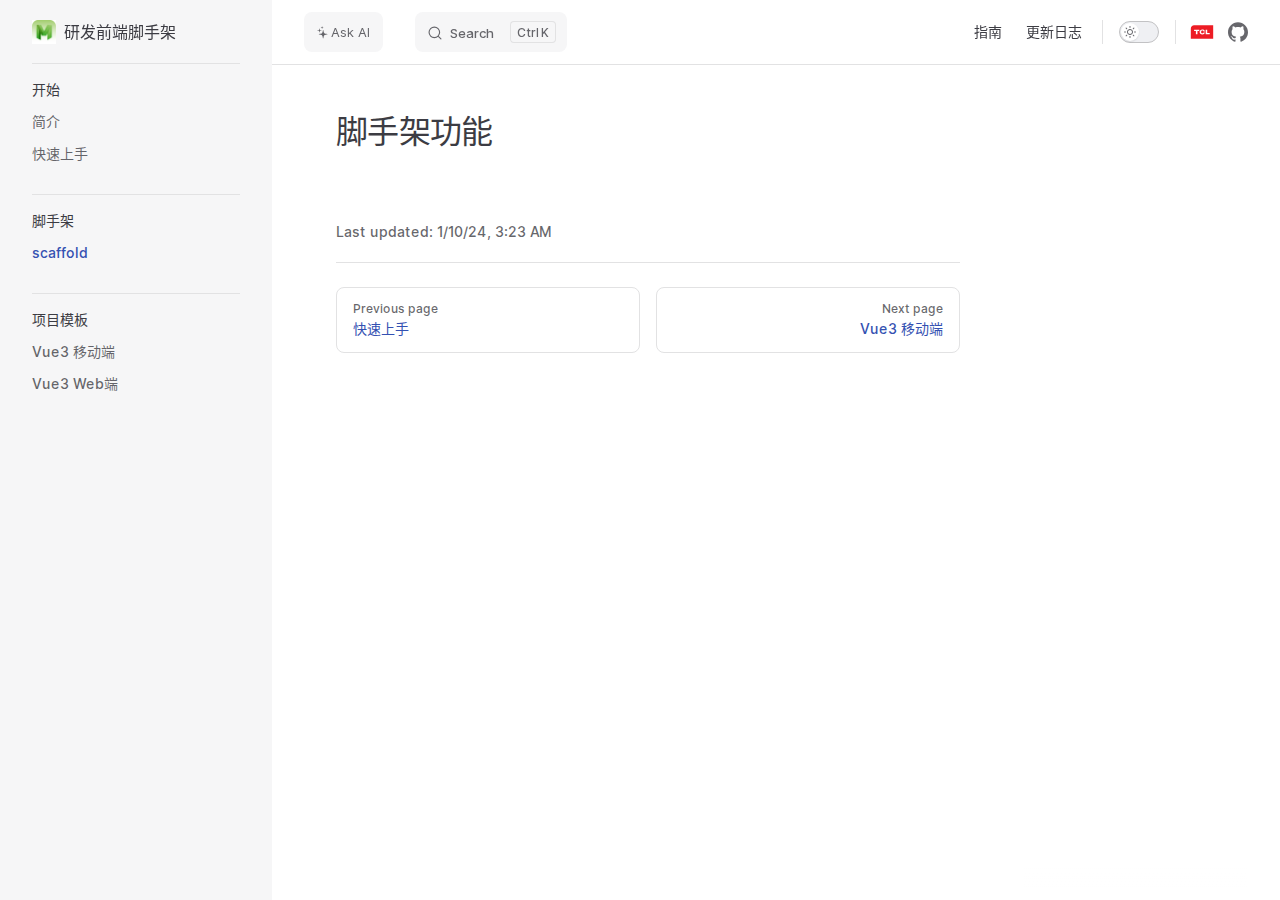
<file: guide/scaffold.html>
<!DOCTYPE html>
<html lang="zh-CN" dir="ltr">
  <head>
    <meta charset="utf-8">
    <meta name="viewport" content="width=device-width,initial-scale=1">
    <title>脚手架功能 | 研发前端脚手架</title>
    <meta name="description" content="关于如何使用脚手架来生成前端工程的文档说明">
    <meta name="generator" content="VitePress v1.0.0-rc.36">
    <link rel="preload stylesheet" href="/assets/style.5Q_CBfKJ.css" as="style">
    
    <script type="module" src="/assets/app.CJZG5ziq.js"></script>
    <link rel="preload" href="/assets/inter-roman-latin.bvIUbFQP.woff2" as="font" type="font/woff2" crossorigin="">
    <link rel="modulepreload" href="/assets/chunks/framework.nVD1Bhkw.js">
    <link rel="modulepreload" href="/assets/chunks/theme.-78wMtxm.js">
    <link rel="modulepreload" href="/assets/guide_scaffold.md.xefZucuV.lean.js">
    <link rel="icon" href="/favicon.ico">
    <script id="check-dark-mode">(()=>{const e=localStorage.getItem("vitepress-theme-appearance")||"auto",a=window.matchMedia("(prefers-color-scheme: dark)").matches;(!e||e==="auto"?a:e==="dark")&&document.documentElement.classList.add("dark")})();</script>
    <script id="check-mac-os">document.documentElement.classList.toggle("mac",/Mac|iPhone|iPod|iPad/i.test(navigator.platform));</script>
  </head>
  <body>
    <div id="app"><div class="Layout" data-v-52097062><!--[--><!--]--><!--[--><span tabindex="-1" data-v-2e3aef0a></span><a href="#VPContent" class="VPSkipLink visually-hidden" data-v-2e3aef0a> Skip to content </a><!--]--><!----><header class="VPNav" data-v-52097062 data-v-e14f7493><div class="VPNavBar has-sidebar" data-v-e14f7493 data-v-2a028a51><div class="wrapper" data-v-2a028a51><div class="container" data-v-2a028a51><div class="title" data-v-2a028a51><div class="VPNavBarTitle has-sidebar" data-v-2a028a51 data-v-a5610f8f><a class="title" href="/" data-v-a5610f8f><!--[--><!--]--><!--[--><img class="VPImage logo" src="/scaffold_title.png" alt data-v-a053cb45><!--]--><!--[-->研发前端脚手架<!--]--><!--[--><!--]--></a></div></div><div class="content" data-v-2a028a51><div class="content-body" data-v-2a028a51><!--[--><!--[--><!--[--><!--[--><button type="button" class="documate-button" aria-label="Ask AI" data-v-c65fa87c><svg class="icon" viewBox="0 0 12 14" fill="currentColor" data-v-c65fa87c><path fill-rule="evenodd" clip-rule="evenodd" d="M6.61655 13.3474C6.69072 13.3474 6.75047 13.3232 6.7958 13.2749C6.84525 13.2306 6.87616 13.1721 6.88852 13.0996C6.97094 12.4628 7.0616 11.9269 7.1605 11.4916C7.26352 11.0564 7.39951 10.6997 7.56847 10.4216C7.73742 10.1435 7.96202 9.92194 8.24223 9.75671C8.52245 9.59147 8.88099 9.46454 9.31782 9.37581C9.7587 9.28313 10.2986 9.20257 10.9373 9.13407C11.0156 9.12598 11.0774 9.09776 11.1227 9.04939C11.1722 9.00103 11.1969 8.94061 11.1969 8.86806C11.1969 8.79552 11.1722 8.7351 11.1227 8.68674C11.0774 8.63837 11.0156 8.61015 10.9373 8.60206C10.2986 8.53356 9.7587 8.45498 9.31782 8.36634C8.88099 8.27366 8.52245 8.1447 8.24223 7.97946C7.96202 7.81424 7.73742 7.59259 7.56847 7.31452C7.39951 7.03646 7.26352 6.6798 7.1605 6.24456C7.0616 5.80932 6.97094 5.27132 6.88852 4.63056C6.87616 4.56205 6.84525 4.50563 6.7958 4.4613C6.75047 4.41293 6.69072 4.38876 6.61655 4.38876C6.54237 4.38876 6.48056 4.41293 6.4311 4.4613C6.38578 4.50563 6.35693 4.56205 6.34456 4.63056C6.26627 5.27132 6.17561 5.80932 6.07259 6.24456C5.97369 6.6798 5.8377 7.03646 5.66462 7.31452C5.49566 7.59259 5.27108 7.81424 4.99086 7.97946C4.71064 8.1447 4.35212 8.27366 3.91531 8.36634C3.4785 8.45498 2.93866 8.53356 2.2958 8.60206C2.21751 8.61015 2.15363 8.63837 2.10418 8.68674C2.05473 8.7351 2.03001 8.79552 2.03001 8.86806C2.03001 8.94061 2.05473 9.00103 2.10418 9.04939C2.15363 9.09776 2.21751 9.12598 2.2958 9.13407C2.93454 9.21462 3.47231 9.30533 3.90913 9.4061C4.34594 9.50283 4.70239 9.63175 4.97849 9.79294C5.25871 9.95413 5.48331 10.1718 5.65226 10.4458C5.82122 10.7158 5.95721 11.0664 6.06023 11.4976C6.16325 11.9288 6.25802 12.4628 6.34456 13.0996C6.35693 13.1721 6.38578 13.2306 6.4311 13.2749C6.48056 13.3232 6.54237 13.3474 6.61655 13.3474ZM2.65431 7.00622C2.70377 7.00622 2.74498 6.9901 2.77795 6.95787C2.81091 6.92563 2.82945 6.88734 2.83358 6.84301C2.88714 6.46016 2.94072 6.16396 2.99429 5.9544C3.04786 5.74081 3.13234 5.58163 3.24773 5.47685C3.36311 5.36804 3.53412 5.28341 3.76078 5.22296C3.98742 5.16251 4.30267 5.094 4.70652 5.01744C4.81366 5.00131 4.86723 4.94287 4.86723 4.84212C4.86723 4.79377 4.85074 4.75548 4.81778 4.72727C4.78893 4.69503 4.75185 4.67489 4.70652 4.66682C4.30267 4.6104 3.98536 4.556 3.7546 4.50361C3.52794 4.44719 3.35693 4.36458 3.24155 4.25576C3.13028 4.14293 3.04786 3.9777 2.99429 3.76008C2.94072 3.53843 2.88714 3.23417 2.83358 2.84729C2.82122 2.73848 2.76146 2.68408 2.65431 2.68408C2.54717 2.68408 2.48536 2.7405 2.46888 2.85334C2.42355 3.23215 2.3741 3.52836 2.32053 3.74195C2.26696 3.95553 2.18248 4.11673 2.06709 4.22554C1.95171 4.33032 1.77863 4.41293 1.54786 4.47339C1.32121 4.52981 1.00597 4.59428 0.602121 4.66682C0.494978 4.68698 0.441406 4.74541 0.441406 4.84212C0.441406 4.94287 0.503219 5.00131 0.626846 5.01744C1.02245 5.08594 1.33357 5.14841 1.56023 5.20483C1.791 5.26125 1.96201 5.34386 2.07328 5.45267C2.18454 5.56148 2.26696 5.72469 2.32053 5.94231C2.3741 6.1559 2.42355 6.45412 2.46888 6.83697C2.48536 6.9498 2.54717 7.00622 2.65431 7.00622ZM5.49773 3.08909C5.56366 3.08909 5.60487 3.05281 5.62135 2.98028C5.67493 2.67803 5.72643 2.45638 5.77589 2.31533C5.82534 2.17025 5.92217 2.06749 6.0664 2.00704C6.21064 1.94659 6.45377 1.88815 6.7958 1.83173C6.86998 1.81561 6.90707 1.77531 6.90707 1.71084C6.90707 1.6383 6.86998 1.598 6.7958 1.58993C6.45377 1.52949 6.21064 1.47105 6.0664 1.41463C5.92217 1.35418 5.82534 1.25343 5.77589 1.11238C5.72643 0.967306 5.67493 0.741626 5.62135 0.435348C5.60487 0.362808 5.56366 0.326538 5.49773 0.326538C5.42355 0.326538 5.38234 0.362808 5.3741 0.435348C5.31641 0.741626 5.26283 0.967306 5.21338 1.11238C5.16806 1.25343 5.07121 1.35418 4.92286 1.41463C4.77863 1.47105 4.5355 1.52949 4.19347 1.58993C4.11929 1.598 4.0822 1.6383 4.0822 1.71084C4.0822 1.77531 4.11929 1.81561 4.19347 1.83173C4.5355 1.88815 4.77863 1.94659 4.92286 2.00704C5.07121 2.06749 5.16806 2.17025 5.21338 2.31533C5.26283 2.45638 5.31641 2.67803 5.3741 2.98028C5.38234 3.05281 5.42355 3.08909 5.49773 3.08909Z" data-v-c65fa87c></path></svg><span class="button-placeholder" data-v-c65fa87c>Ask AI</span></button><!----><!--]--><!--]--><!--]--><!--]--><div class="VPNavBarSearch search" data-v-2a028a51><!--[--><!----><div id="local-search"><button type="button" class="DocSearch DocSearch-Button" aria-label="Search"><span class="DocSearch-Button-Container"><svg class="DocSearch-Search-Icon" width="20" height="20" viewBox="0 0 20 20" aria-label="search icon"><path d="M14.386 14.386l4.0877 4.0877-4.0877-4.0877c-2.9418 2.9419-7.7115 2.9419-10.6533 0-2.9419-2.9418-2.9419-7.7115 0-10.6533 2.9418-2.9419 7.7115-2.9419 10.6533 0 2.9419 2.9418 2.9419 7.7115 0 10.6533z" stroke="currentColor" fill="none" fill-rule="evenodd" stroke-linecap="round" stroke-linejoin="round"></path></svg><span class="DocSearch-Button-Placeholder">Search</span></span><span class="DocSearch-Button-Keys"><kbd class="DocSearch-Button-Key"></kbd><kbd class="DocSearch-Button-Key">K</kbd></span></button></div><!--]--></div><nav aria-labelledby="main-nav-aria-label" class="VPNavBarMenu menu" data-v-2a028a51 data-v-752afd2a><span id="main-nav-aria-label" class="visually-hidden" data-v-752afd2a>Main Navigation</span><!--[--><!--[--><a class="VPLink link VPNavBarMenuLink" href="/guide/start.html" tabindex="0" data-v-752afd2a data-v-8e360100><!--[--><span data-v-8e360100>指南</span><!--]--></a><!--]--><!--[--><span class="VPLink VPNavBarMenuLink" tabindex="0" data-v-752afd2a data-v-8e360100><!--[--><span data-v-8e360100>更新日志</span><!--]--></span><!--]--><!--]--></nav><!----><div class="VPNavBarAppearance appearance" data-v-2a028a51 data-v-e8f74fdb><button class="VPSwitch VPSwitchAppearance" type="button" role="switch" title="Switch to dark theme" aria-checked="false" data-v-e8f74fdb data-v-8447b3ae data-v-66d2da02><span class="check" data-v-66d2da02><span class="icon" data-v-66d2da02><!--[--><svg xmlns="http://www.w3.org/2000/svg" aria-hidden="true" focusable="false" viewbox="0 0 24 24" class="sun" data-v-8447b3ae><path d="M12,18c-3.3,0-6-2.7-6-6s2.7-6,6-6s6,2.7,6,6S15.3,18,12,18zM12,8c-2.2,0-4,1.8-4,4c0,2.2,1.8,4,4,4c2.2,0,4-1.8,4-4C16,9.8,14.2,8,12,8z"></path><path d="M12,4c-0.6,0-1-0.4-1-1V1c0-0.6,0.4-1,1-1s1,0.4,1,1v2C13,3.6,12.6,4,12,4z"></path><path d="M12,24c-0.6,0-1-0.4-1-1v-2c0-0.6,0.4-1,1-1s1,0.4,1,1v2C13,23.6,12.6,24,12,24z"></path><path d="M5.6,6.6c-0.3,0-0.5-0.1-0.7-0.3L3.5,4.9c-0.4-0.4-0.4-1,0-1.4s1-0.4,1.4,0l1.4,1.4c0.4,0.4,0.4,1,0,1.4C6.2,6.5,5.9,6.6,5.6,6.6z"></path><path d="M19.8,20.8c-0.3,0-0.5-0.1-0.7-0.3l-1.4-1.4c-0.4-0.4-0.4-1,0-1.4s1-0.4,1.4,0l1.4,1.4c0.4,0.4,0.4,1,0,1.4C20.3,20.7,20,20.8,19.8,20.8z"></path><path d="M3,13H1c-0.6,0-1-0.4-1-1s0.4-1,1-1h2c0.6,0,1,0.4,1,1S3.6,13,3,13z"></path><path d="M23,13h-2c-0.6,0-1-0.4-1-1s0.4-1,1-1h2c0.6,0,1,0.4,1,1S23.6,13,23,13z"></path><path d="M4.2,20.8c-0.3,0-0.5-0.1-0.7-0.3c-0.4-0.4-0.4-1,0-1.4l1.4-1.4c0.4-0.4,1-0.4,1.4,0s0.4,1,0,1.4l-1.4,1.4C4.7,20.7,4.5,20.8,4.2,20.8z"></path><path d="M18.4,6.6c-0.3,0-0.5-0.1-0.7-0.3c-0.4-0.4-0.4-1,0-1.4l1.4-1.4c0.4-0.4,1-0.4,1.4,0s0.4,1,0,1.4l-1.4,1.4C18.9,6.5,18.6,6.6,18.4,6.6z"></path></svg><svg xmlns="http://www.w3.org/2000/svg" aria-hidden="true" focusable="false" viewbox="0 0 24 24" class="moon" data-v-8447b3ae><path d="M12.1,22c-0.3,0-0.6,0-0.9,0c-5.5-0.5-9.5-5.4-9-10.9c0.4-4.8,4.2-8.6,9-9c0.4,0,0.8,0.2,1,0.5c0.2,0.3,0.2,0.8-0.1,1.1c-2,2.7-1.4,6.4,1.3,8.4c2.1,1.6,5,1.6,7.1,0c0.3-0.2,0.7-0.3,1.1-0.1c0.3,0.2,0.5,0.6,0.5,1c-0.2,2.7-1.5,5.1-3.6,6.8C16.6,21.2,14.4,22,12.1,22zM9.3,4.4c-2.9,1-5,3.6-5.2,6.8c-0.4,4.4,2.8,8.3,7.2,8.7c2.1,0.2,4.2-0.4,5.8-1.8c1.1-0.9,1.9-2.1,2.4-3.4c-2.5,0.9-5.3,0.5-7.5-1.1C9.2,11.4,8.1,7.7,9.3,4.4z"></path></svg><!--]--></span></span></button></div><div class="VPSocialLinks VPNavBarSocialLinks social-links" data-v-2a028a51 data-v-b3229504 data-v-42210f5a><!--[--><a class="VPSocialLink no-icon" href="https://devops.tone.tcl.com/code/rd/rd-front-template/-/tree" aria-label target="_blank" rel="noopener" data-v-42210f5a data-v-791ceed4><svg xmlns="http://www.w3.org/2000/svg" height="800" width="1200" style="width: 36px;" viewBox="-10.33455 -10.26525 89.5661 61.5915"><path d="M68.897 41.061H0V10.183C0 4.584 4.584 0 10.186 0h58.711v41.061" fill="#ED1C24"/><path fill="#FFF" d="M10.186 17.61h5.443v9.75h4.868v-9.75h5.437v-3.936H10.186v3.936m25.289 6.931c-1.131 0-1.98-.327-2.701-.998-.705-.657-1.211-1.66-1.211-3.026v-.205c0-1.359.506-2.378 1.211-3.03.721-.676 1.576-.988 2.701-.988 2.657 0 3.225 1.582 3.395 2.613h4.32c-.106-2.082-1.099-3.545-2.5-4.519-1.396-.97-3.017-1.465-5.168-1.465-2.645 0-4.524.589-6.069 1.898-1.556 1.336-2.384 3.439-2.384 5.541v.107c0 2.298.72 4.021 2.316 5.471 1.492 1.356 3.668 1.976 6.086 1.968 2.143 0 3.981-.503 5.256-1.46 1.403-1.061 2.362-2.55 2.478-4.514h-4.31c-.119.825-.639 2.607-3.42 2.607m15.021-.935v-9.933h-4.687v13.681h12.375v-3.748h-7.688"/></svg></a><a class="VPSocialLink no-icon" href="https://github.com/rd-docs/rd-docs.github.io" aria-label="github" target="_blank" rel="noopener" data-v-42210f5a data-v-791ceed4><svg role="img" viewBox="0 0 24 24" xmlns="http://www.w3.org/2000/svg"><title>GitHub</title><path d="M12 .297c-6.63 0-12 5.373-12 12 0 5.303 3.438 9.8 8.205 11.385.6.113.82-.258.82-.577 0-.285-.01-1.04-.015-2.04-3.338.724-4.042-1.61-4.042-1.61C4.422 18.07 3.633 17.7 3.633 17.7c-1.087-.744.084-.729.084-.729 1.205.084 1.838 1.236 1.838 1.236 1.07 1.835 2.809 1.305 3.495.998.108-.776.417-1.305.76-1.605-2.665-.3-5.466-1.332-5.466-5.93 0-1.31.465-2.38 1.235-3.22-.135-.303-.54-1.523.105-3.176 0 0 1.005-.322 3.3 1.23.96-.267 1.98-.399 3-.405 1.02.006 2.04.138 3 .405 2.28-1.552 3.285-1.23 3.285-1.23.645 1.653.24 2.873.12 3.176.765.84 1.23 1.91 1.23 3.22 0 4.61-2.805 5.625-5.475 5.92.42.36.81 1.096.81 2.22 0 1.606-.015 2.896-.015 3.286 0 .315.21.69.825.57C20.565 22.092 24 17.592 24 12.297c0-6.627-5.373-12-12-12"/></svg></a><!--]--></div><div class="VPFlyout VPNavBarExtra extra" data-v-2a028a51 data-v-18c89896 data-v-4b852aea><button type="button" class="button" aria-haspopup="true" aria-expanded="false" aria-label="extra navigation" data-v-4b852aea><svg xmlns="http://www.w3.org/2000/svg" aria-hidden="true" focusable="false" viewbox="0 0 24 24" class="icon" data-v-4b852aea><circle cx="12" cy="12" r="2"></circle><circle cx="19" cy="12" r="2"></circle><circle cx="5" cy="12" r="2"></circle></svg></button><div class="menu" data-v-4b852aea><div class="VPMenu" data-v-4b852aea data-v-664eb362><!----><!--[--><!--[--><!----><div class="group" data-v-18c89896><div class="item appearance" data-v-18c89896><p class="label" data-v-18c89896>Appearance</p><div class="appearance-action" data-v-18c89896><button class="VPSwitch VPSwitchAppearance" type="button" role="switch" title="Switch to dark theme" aria-checked="false" data-v-18c89896 data-v-8447b3ae data-v-66d2da02><span class="check" data-v-66d2da02><span class="icon" data-v-66d2da02><!--[--><svg xmlns="http://www.w3.org/2000/svg" aria-hidden="true" focusable="false" viewbox="0 0 24 24" class="sun" data-v-8447b3ae><path d="M12,18c-3.3,0-6-2.7-6-6s2.7-6,6-6s6,2.7,6,6S15.3,18,12,18zM12,8c-2.2,0-4,1.8-4,4c0,2.2,1.8,4,4,4c2.2,0,4-1.8,4-4C16,9.8,14.2,8,12,8z"></path><path d="M12,4c-0.6,0-1-0.4-1-1V1c0-0.6,0.4-1,1-1s1,0.4,1,1v2C13,3.6,12.6,4,12,4z"></path><path d="M12,24c-0.6,0-1-0.4-1-1v-2c0-0.6,0.4-1,1-1s1,0.4,1,1v2C13,23.6,12.6,24,12,24z"></path><path d="M5.6,6.6c-0.3,0-0.5-0.1-0.7-0.3L3.5,4.9c-0.4-0.4-0.4-1,0-1.4s1-0.4,1.4,0l1.4,1.4c0.4,0.4,0.4,1,0,1.4C6.2,6.5,5.9,6.6,5.6,6.6z"></path><path d="M19.8,20.8c-0.3,0-0.5-0.1-0.7-0.3l-1.4-1.4c-0.4-0.4-0.4-1,0-1.4s1-0.4,1.4,0l1.4,1.4c0.4,0.4,0.4,1,0,1.4C20.3,20.7,20,20.8,19.8,20.8z"></path><path d="M3,13H1c-0.6,0-1-0.4-1-1s0.4-1,1-1h2c0.6,0,1,0.4,1,1S3.6,13,3,13z"></path><path d="M23,13h-2c-0.6,0-1-0.4-1-1s0.4-1,1-1h2c0.6,0,1,0.4,1,1S23.6,13,23,13z"></path><path d="M4.2,20.8c-0.3,0-0.5-0.1-0.7-0.3c-0.4-0.4-0.4-1,0-1.4l1.4-1.4c0.4-0.4,1-0.4,1.4,0s0.4,1,0,1.4l-1.4,1.4C4.7,20.7,4.5,20.8,4.2,20.8z"></path><path d="M18.4,6.6c-0.3,0-0.5-0.1-0.7-0.3c-0.4-0.4-0.4-1,0-1.4l1.4-1.4c0.4-0.4,1-0.4,1.4,0s0.4,1,0,1.4l-1.4,1.4C18.9,6.5,18.6,6.6,18.4,6.6z"></path></svg><svg xmlns="http://www.w3.org/2000/svg" aria-hidden="true" focusable="false" viewbox="0 0 24 24" class="moon" data-v-8447b3ae><path d="M12.1,22c-0.3,0-0.6,0-0.9,0c-5.5-0.5-9.5-5.4-9-10.9c0.4-4.8,4.2-8.6,9-9c0.4,0,0.8,0.2,1,0.5c0.2,0.3,0.2,0.8-0.1,1.1c-2,2.7-1.4,6.4,1.3,8.4c2.1,1.6,5,1.6,7.1,0c0.3-0.2,0.7-0.3,1.1-0.1c0.3,0.2,0.5,0.6,0.5,1c-0.2,2.7-1.5,5.1-3.6,6.8C16.6,21.2,14.4,22,12.1,22zM9.3,4.4c-2.9,1-5,3.6-5.2,6.8c-0.4,4.4,2.8,8.3,7.2,8.7c2.1,0.2,4.2-0.4,5.8-1.8c1.1-0.9,1.9-2.1,2.4-3.4c-2.5,0.9-5.3,0.5-7.5-1.1C9.2,11.4,8.1,7.7,9.3,4.4z"></path></svg><!--]--></span></span></button></div></div></div><div class="group" data-v-18c89896><div class="item social-links" data-v-18c89896><div class="VPSocialLinks social-links-list" data-v-18c89896 data-v-42210f5a><!--[--><a class="VPSocialLink no-icon" href="https://devops.tone.tcl.com/code/rd/rd-front-template/-/tree" aria-label target="_blank" rel="noopener" data-v-42210f5a data-v-791ceed4><svg xmlns="http://www.w3.org/2000/svg" height="800" width="1200" style="width: 36px;" viewBox="-10.33455 -10.26525 89.5661 61.5915"><path d="M68.897 41.061H0V10.183C0 4.584 4.584 0 10.186 0h58.711v41.061" fill="#ED1C24"/><path fill="#FFF" d="M10.186 17.61h5.443v9.75h4.868v-9.75h5.437v-3.936H10.186v3.936m25.289 6.931c-1.131 0-1.98-.327-2.701-.998-.705-.657-1.211-1.66-1.211-3.026v-.205c0-1.359.506-2.378 1.211-3.03.721-.676 1.576-.988 2.701-.988 2.657 0 3.225 1.582 3.395 2.613h4.32c-.106-2.082-1.099-3.545-2.5-4.519-1.396-.97-3.017-1.465-5.168-1.465-2.645 0-4.524.589-6.069 1.898-1.556 1.336-2.384 3.439-2.384 5.541v.107c0 2.298.72 4.021 2.316 5.471 1.492 1.356 3.668 1.976 6.086 1.968 2.143 0 3.981-.503 5.256-1.46 1.403-1.061 2.362-2.55 2.478-4.514h-4.31c-.119.825-.639 2.607-3.42 2.607m15.021-.935v-9.933h-4.687v13.681h12.375v-3.748h-7.688"/></svg></a><a class="VPSocialLink no-icon" href="https://github.com/rd-docs/rd-docs.github.io" aria-label="github" target="_blank" rel="noopener" data-v-42210f5a data-v-791ceed4><svg role="img" viewBox="0 0 24 24" xmlns="http://www.w3.org/2000/svg"><title>GitHub</title><path d="M12 .297c-6.63 0-12 5.373-12 12 0 5.303 3.438 9.8 8.205 11.385.6.113.82-.258.82-.577 0-.285-.01-1.04-.015-2.04-3.338.724-4.042-1.61-4.042-1.61C4.422 18.07 3.633 17.7 3.633 17.7c-1.087-.744.084-.729.084-.729 1.205.084 1.838 1.236 1.838 1.236 1.07 1.835 2.809 1.305 3.495.998.108-.776.417-1.305.76-1.605-2.665-.3-5.466-1.332-5.466-5.93 0-1.31.465-2.38 1.235-3.22-.135-.303-.54-1.523.105-3.176 0 0 1.005-.322 3.3 1.23.96-.267 1.98-.399 3-.405 1.02.006 2.04.138 3 .405 2.28-1.552 3.285-1.23 3.285-1.23.645 1.653.24 2.873.12 3.176.765.84 1.23 1.91 1.23 3.22 0 4.61-2.805 5.625-5.475 5.92.42.36.81 1.096.81 2.22 0 1.606-.015 2.896-.015 3.286 0 .315.21.69.825.57C20.565 22.092 24 17.592 24 12.297c0-6.627-5.373-12-12-12"/></svg></a><!--]--></div></div></div><!--]--><!--]--></div></div></div><!--[--><!--]--><button type="button" class="VPNavBarHamburger hamburger" aria-label="mobile navigation" aria-expanded="false" aria-controls="VPNavScreen" data-v-2a028a51 data-v-a006f71b><span class="container" data-v-a006f71b><span class="top" data-v-a006f71b></span><span class="middle" data-v-a006f71b></span><span class="bottom" data-v-a006f71b></span></span></button></div></div></div></div><div class="divider" data-v-2a028a51><div class="divider-line" data-v-2a028a51></div></div></div><!----></header><div class="VPLocalNav has-sidebar empty" data-v-52097062 data-v-addbb1ac><div class="container" data-v-addbb1ac><button class="menu" aria-expanded="false" aria-controls="VPSidebarNav" data-v-addbb1ac><svg xmlns="http://www.w3.org/2000/svg" aria-hidden="true" focusable="false" viewbox="0 0 24 24" class="menu-icon" data-v-addbb1ac><path d="M17,11H3c-0.6,0-1-0.4-1-1s0.4-1,1-1h14c0.6,0,1,0.4,1,1S17.6,11,17,11z"></path><path d="M21,7H3C2.4,7,2,6.6,2,6s0.4-1,1-1h18c0.6,0,1,0.4,1,1S21.6,7,21,7z"></path><path d="M21,15H3c-0.6,0-1-0.4-1-1s0.4-1,1-1h18c0.6,0,1,0.4,1,1S21.6,15,21,15z"></path><path d="M17,19H3c-0.6,0-1-0.4-1-1s0.4-1,1-1h14c0.6,0,1,0.4,1,1S17.6,19,17,19z"></path></svg><span class="menu-text" data-v-addbb1ac>Menu</span></button><div class="VPLocalNavOutlineDropdown" style="--vp-vh:0px;" data-v-addbb1ac data-v-34d84e99><button data-v-34d84e99>Return to top</button><!----></div></div></div><aside class="VPSidebar" data-v-52097062 data-v-e84e0294><div class="curtain" data-v-e84e0294></div><nav class="nav" id="VPSidebarNav" aria-labelledby="sidebar-aria-label" tabindex="-1" data-v-e84e0294><span class="visually-hidden" id="sidebar-aria-label" data-v-e84e0294> Sidebar Navigation </span><!--[--><!--]--><!--[--><div class="group" data-v-e84e0294><section class="VPSidebarItem level-0" data-v-e84e0294 data-v-b483c103><div class="item" role="button" tabindex="0" data-v-b483c103><div class="indicator" data-v-b483c103></div><h2 class="text" data-v-b483c103>开始</h2><!----></div><div class="items" data-v-b483c103><!--[--><div class="VPSidebarItem level-1 is-link" data-v-b483c103 data-v-b483c103><div class="item" data-v-b483c103><div class="indicator" data-v-b483c103></div><a class="VPLink link link" href="/guide/introduce.html" data-v-b483c103><!--[--><p class="text" data-v-b483c103>简介</p><!--]--></a><!----></div><!----></div><div class="VPSidebarItem level-1 is-link" data-v-b483c103 data-v-b483c103><div class="item" data-v-b483c103><div class="indicator" data-v-b483c103></div><a class="VPLink link link" href="/guide/start.html" data-v-b483c103><!--[--><p class="text" data-v-b483c103>快速上手</p><!--]--></a><!----></div><!----></div><!--]--></div></section></div><div class="group" data-v-e84e0294><section class="VPSidebarItem level-0 has-active" data-v-e84e0294 data-v-b483c103><div class="item" role="button" tabindex="0" data-v-b483c103><div class="indicator" data-v-b483c103></div><h2 class="text" data-v-b483c103>脚手架</h2><!----></div><div class="items" data-v-b483c103><!--[--><div class="VPSidebarItem level-1 is-link" data-v-b483c103 data-v-b483c103><div class="item" data-v-b483c103><div class="indicator" data-v-b483c103></div><a class="VPLink link link" href="/guide/scaffold.html" data-v-b483c103><!--[--><p class="text" data-v-b483c103>scaffold</p><!--]--></a><!----></div><!----></div><!--]--></div></section></div><div class="group" data-v-e84e0294><section class="VPSidebarItem level-0" data-v-e84e0294 data-v-b483c103><div class="item" role="button" tabindex="0" data-v-b483c103><div class="indicator" data-v-b483c103></div><h2 class="text" data-v-b483c103>项目模板</h2><!----></div><div class="items" data-v-b483c103><!--[--><div class="VPSidebarItem level-1 is-link" data-v-b483c103 data-v-b483c103><div class="item" data-v-b483c103><div class="indicator" data-v-b483c103></div><a class="VPLink link link" href="/guide/template-mobile.html" data-v-b483c103><!--[--><p class="text" data-v-b483c103>Vue3 移动端</p><!--]--></a><!----></div><!----></div><div class="VPSidebarItem level-1 is-link" data-v-b483c103 data-v-b483c103><div class="item" data-v-b483c103><div class="indicator" data-v-b483c103></div><a class="VPLink link link" href="/guide/template-pc.html" data-v-b483c103><!--[--><p class="text" data-v-b483c103>Vue3 Web端</p><!--]--></a><!----></div><!----></div><!--]--></div></section></div><!--]--><!--[--><!--]--></nav></aside><div class="VPContent has-sidebar" id="VPContent" data-v-52097062 data-v-03dd3cbd><div class="VPDoc has-sidebar has-aside" data-v-03dd3cbd data-v-2e3b62b9><!--[--><!--]--><div class="container" data-v-2e3b62b9><div class="aside" data-v-2e3b62b9><div class="aside-curtain" data-v-2e3b62b9></div><div class="aside-container" data-v-2e3b62b9><div class="aside-content" data-v-2e3b62b9><div class="VPDocAside" data-v-2e3b62b9 data-v-075353d0><!--[--><!--]--><!--[--><!--]--><div class="VPDocAsideOutline" role="navigation" data-v-075353d0 data-v-8d9f69ac><div class="content" data-v-8d9f69ac><div class="outline-marker" data-v-8d9f69ac></div><div class="outline-title" role="heading" aria-level="2" data-v-8d9f69ac>On this page</div><nav aria-labelledby="doc-outline-aria-label" data-v-8d9f69ac><span class="visually-hidden" id="doc-outline-aria-label" data-v-8d9f69ac> Table of Contents for current page </span><ul class="VPDocOutlineItem root" data-v-8d9f69ac data-v-f99119f4><!--[--><!--]--></ul></nav></div></div><!--[--><!--]--><div class="spacer" data-v-075353d0></div><!--[--><!--]--><!----><!--[--><!--]--><!--[--><!--]--></div></div></div></div><div class="content" data-v-2e3b62b9><div class="content-container" data-v-2e3b62b9><!--[--><!--]--><main class="main" data-v-2e3b62b9><div style="position:relative;" class="vp-doc _guide_scaffold" data-v-2e3b62b9><div><h1 id="脚手架功能" tabindex="-1">脚手架功能 <a class="header-anchor" href="#脚手架功能" aria-label="Permalink to &quot;脚手架功能&quot;">​</a></h1></div></div></main><footer class="VPDocFooter" data-v-2e3b62b9 data-v-2e5cdb91><!--[--><!--]--><div class="edit-info" data-v-2e5cdb91><!----><div class="last-updated" data-v-2e5cdb91><p class="VPLastUpdated" data-v-2e5cdb91 data-v-f9a63fed>Last updated: <time datetime="2024-01-10T03:23:42.000Z" data-v-f9a63fed></time></p></div></div><nav class="prev-next" data-v-2e5cdb91><div class="pager" data-v-2e5cdb91><a class="VPLink link pager-link prev" href="/guide/start.html" data-v-2e5cdb91><!--[--><span class="desc" data-v-2e5cdb91>Previous page</span><span class="title" data-v-2e5cdb91>快速上手</span><!--]--></a></div><div class="pager" data-v-2e5cdb91><a class="VPLink link pager-link next" href="/guide/template-mobile.html" data-v-2e5cdb91><!--[--><span class="desc" data-v-2e5cdb91>Next page</span><span class="title" data-v-2e5cdb91>Vue3 移动端</span><!--]--></a></div></nav></footer><!--[--><!--]--></div></div></div><!--[--><!--]--></div></div><footer class="VPFooter has-sidebar" data-v-52097062 data-v-15309f1f><div class="container" data-v-15309f1f><p class="message" data-v-15309f1f>Released under the MIT License.</p><p class="copyright" data-v-15309f1f>Copyright © 2024-present</p></div></footer><!--[--><!--]--></div></div>
    <script>window.__VP_HASH_MAP__=JSON.parse("{\"index.md\":\"HiqauUN3\",\"readme.md\":\"51x_edxf\",\"guide_introduce.md\":\"GjUn6xFH\",\"guide_template-mobile.md\":\"s0ycD6gm\",\"markdown-examples.md\":\"5d69zd8g\",\"guide_scaffold.md\":\"xefZucuV\",\"guide_start.md\":\"Y5MM3nPc\",\"api-examples.md\":\"FQJ5QmT3\",\"communityarticle.md\":\"g4ME98cY\",\"guide_template-pc.md\":\"J3iIW5TT\"}");window.__VP_SITE_DATA__=JSON.parse("{\"lang\":\"zh-CN\",\"dir\":\"ltr\",\"title\":\"研发前端脚手架\",\"description\":\"关于如何使用脚手架来生成前端工程的文档说明\",\"base\":\"/\",\"head\":[],\"router\":{\"prefetchLinks\":true},\"appearance\":true,\"themeConfig\":{\"logo\":\"/scaffold_title.png\",\"siteTitle\":\"研发前端脚手架\",\"search\":{\"provider\":\"local\"},\"nav\":[{\"text\":\"指南\",\"link\":\"/guide/start\"},{\"text\":\"更新日志\",\"link\":\"\"}],\"sidebar\":[{\"text\":\"开始\",\"collapsible\":true,\"items\":[{\"text\":\"简介\",\"link\":\"/guide/introduce\"},{\"text\":\"快速上手\",\"link\":\"/guide/start\"}]},{\"text\":\"脚手架\",\"items\":[{\"text\":\"scaffold\",\"link\":\"/guide/scaffold\"}]},{\"text\":\"项目模板\",\"items\":[{\"text\":\"Vue3 移动端\",\"link\":\"/guide/template-mobile\"},{\"text\":\"Vue3 Web端\",\"link\":\"/guide/template-pc\"}]}],\"socialLinks\":[{\"icon\":{\"svg\":\"<svg xmlns=\\\"http://www.w3.org/2000/svg\\\" height=\\\"800\\\" width=\\\"1200\\\" style=\\\"width: 36px;\\\" viewBox=\\\"-10.33455 -10.26525 89.5661 61.5915\\\"><path d=\\\"M68.897 41.061H0V10.183C0 4.584 4.584 0 10.186 0h58.711v41.061\\\" fill=\\\"#ED1C24\\\"/><path fill=\\\"#FFF\\\" d=\\\"M10.186 17.61h5.443v9.75h4.868v-9.75h5.437v-3.936H10.186v3.936m25.289 6.931c-1.131 0-1.98-.327-2.701-.998-.705-.657-1.211-1.66-1.211-3.026v-.205c0-1.359.506-2.378 1.211-3.03.721-.676 1.576-.988 2.701-.988 2.657 0 3.225 1.582 3.395 2.613h4.32c-.106-2.082-1.099-3.545-2.5-4.519-1.396-.97-3.017-1.465-5.168-1.465-2.645 0-4.524.589-6.069 1.898-1.556 1.336-2.384 3.439-2.384 5.541v.107c0 2.298.72 4.021 2.316 5.471 1.492 1.356 3.668 1.976 6.086 1.968 2.143 0 3.981-.503 5.256-1.46 1.403-1.061 2.362-2.55 2.478-4.514h-4.31c-.119.825-.639 2.607-3.42 2.607m15.021-.935v-9.933h-4.687v13.681h12.375v-3.748h-7.688\\\"/></svg>\"},\"link\":\"https://devops.tone.tcl.com/code/rd/rd-front-template/-/tree\"},{\"icon\":\"github\",\"link\":\"https://github.com/rd-docs/rd-docs.github.io\"}],\"footer\":{\"message\":\"Released under the MIT License.\",\"copyright\":\"Copyright © 2024-present\"}},\"locales\":{},\"scrollOffset\":134,\"cleanUrls\":false}");</script>
    
  </body>
</html>
</file>
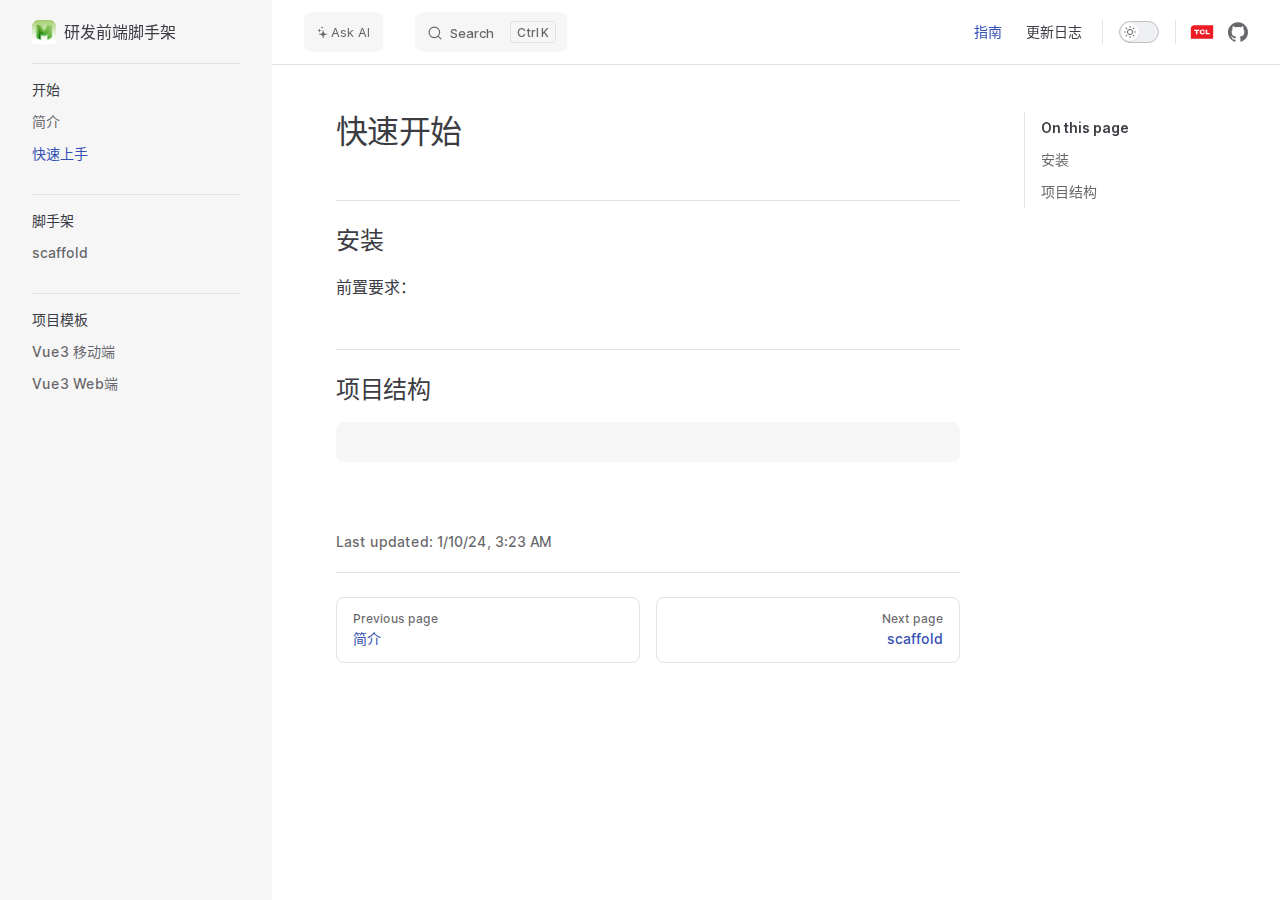
<file: guide/start.html>
<!DOCTYPE html>
<html lang="zh-CN" dir="ltr">
  <head>
    <meta charset="utf-8">
    <meta name="viewport" content="width=device-width,initial-scale=1">
    <title>快速开始 | 研发前端脚手架</title>
    <meta name="description" content="关于如何使用脚手架来生成前端工程的文档说明">
    <meta name="generator" content="VitePress v1.0.0-rc.36">
    <link rel="preload stylesheet" href="/assets/style.5Q_CBfKJ.css" as="style">
    
    <script type="module" src="/assets/app.CJZG5ziq.js"></script>
    <link rel="preload" href="/assets/inter-roman-latin.bvIUbFQP.woff2" as="font" type="font/woff2" crossorigin="">
    <link rel="modulepreload" href="/assets/chunks/framework.nVD1Bhkw.js">
    <link rel="modulepreload" href="/assets/chunks/theme.-78wMtxm.js">
    <link rel="modulepreload" href="/assets/guide_start.md.Y5MM3nPc.lean.js">
    <link rel="icon" href="/favicon.ico">
    <script id="check-dark-mode">(()=>{const e=localStorage.getItem("vitepress-theme-appearance")||"auto",a=window.matchMedia("(prefers-color-scheme: dark)").matches;(!e||e==="auto"?a:e==="dark")&&document.documentElement.classList.add("dark")})();</script>
    <script id="check-mac-os">document.documentElement.classList.toggle("mac",/Mac|iPhone|iPod|iPad/i.test(navigator.platform));</script>
  </head>
  <body>
    <div id="app"><div class="Layout" data-v-52097062><!--[--><!--]--><!--[--><span tabindex="-1" data-v-2e3aef0a></span><a href="#VPContent" class="VPSkipLink visually-hidden" data-v-2e3aef0a> Skip to content </a><!--]--><!----><header class="VPNav" data-v-52097062 data-v-e14f7493><div class="VPNavBar has-sidebar" data-v-e14f7493 data-v-2a028a51><div class="wrapper" data-v-2a028a51><div class="container" data-v-2a028a51><div class="title" data-v-2a028a51><div class="VPNavBarTitle has-sidebar" data-v-2a028a51 data-v-a5610f8f><a class="title" href="/" data-v-a5610f8f><!--[--><!--]--><!--[--><img class="VPImage logo" src="/scaffold_title.png" alt data-v-a053cb45><!--]--><!--[-->研发前端脚手架<!--]--><!--[--><!--]--></a></div></div><div class="content" data-v-2a028a51><div class="content-body" data-v-2a028a51><!--[--><!--[--><!--[--><!--[--><button type="button" class="documate-button" aria-label="Ask AI" data-v-c65fa87c><svg class="icon" viewBox="0 0 12 14" fill="currentColor" data-v-c65fa87c><path fill-rule="evenodd" clip-rule="evenodd" d="M6.61655 13.3474C6.69072 13.3474 6.75047 13.3232 6.7958 13.2749C6.84525 13.2306 6.87616 13.1721 6.88852 13.0996C6.97094 12.4628 7.0616 11.9269 7.1605 11.4916C7.26352 11.0564 7.39951 10.6997 7.56847 10.4216C7.73742 10.1435 7.96202 9.92194 8.24223 9.75671C8.52245 9.59147 8.88099 9.46454 9.31782 9.37581C9.7587 9.28313 10.2986 9.20257 10.9373 9.13407C11.0156 9.12598 11.0774 9.09776 11.1227 9.04939C11.1722 9.00103 11.1969 8.94061 11.1969 8.86806C11.1969 8.79552 11.1722 8.7351 11.1227 8.68674C11.0774 8.63837 11.0156 8.61015 10.9373 8.60206C10.2986 8.53356 9.7587 8.45498 9.31782 8.36634C8.88099 8.27366 8.52245 8.1447 8.24223 7.97946C7.96202 7.81424 7.73742 7.59259 7.56847 7.31452C7.39951 7.03646 7.26352 6.6798 7.1605 6.24456C7.0616 5.80932 6.97094 5.27132 6.88852 4.63056C6.87616 4.56205 6.84525 4.50563 6.7958 4.4613C6.75047 4.41293 6.69072 4.38876 6.61655 4.38876C6.54237 4.38876 6.48056 4.41293 6.4311 4.4613C6.38578 4.50563 6.35693 4.56205 6.34456 4.63056C6.26627 5.27132 6.17561 5.80932 6.07259 6.24456C5.97369 6.6798 5.8377 7.03646 5.66462 7.31452C5.49566 7.59259 5.27108 7.81424 4.99086 7.97946C4.71064 8.1447 4.35212 8.27366 3.91531 8.36634C3.4785 8.45498 2.93866 8.53356 2.2958 8.60206C2.21751 8.61015 2.15363 8.63837 2.10418 8.68674C2.05473 8.7351 2.03001 8.79552 2.03001 8.86806C2.03001 8.94061 2.05473 9.00103 2.10418 9.04939C2.15363 9.09776 2.21751 9.12598 2.2958 9.13407C2.93454 9.21462 3.47231 9.30533 3.90913 9.4061C4.34594 9.50283 4.70239 9.63175 4.97849 9.79294C5.25871 9.95413 5.48331 10.1718 5.65226 10.4458C5.82122 10.7158 5.95721 11.0664 6.06023 11.4976C6.16325 11.9288 6.25802 12.4628 6.34456 13.0996C6.35693 13.1721 6.38578 13.2306 6.4311 13.2749C6.48056 13.3232 6.54237 13.3474 6.61655 13.3474ZM2.65431 7.00622C2.70377 7.00622 2.74498 6.9901 2.77795 6.95787C2.81091 6.92563 2.82945 6.88734 2.83358 6.84301C2.88714 6.46016 2.94072 6.16396 2.99429 5.9544C3.04786 5.74081 3.13234 5.58163 3.24773 5.47685C3.36311 5.36804 3.53412 5.28341 3.76078 5.22296C3.98742 5.16251 4.30267 5.094 4.70652 5.01744C4.81366 5.00131 4.86723 4.94287 4.86723 4.84212C4.86723 4.79377 4.85074 4.75548 4.81778 4.72727C4.78893 4.69503 4.75185 4.67489 4.70652 4.66682C4.30267 4.6104 3.98536 4.556 3.7546 4.50361C3.52794 4.44719 3.35693 4.36458 3.24155 4.25576C3.13028 4.14293 3.04786 3.9777 2.99429 3.76008C2.94072 3.53843 2.88714 3.23417 2.83358 2.84729C2.82122 2.73848 2.76146 2.68408 2.65431 2.68408C2.54717 2.68408 2.48536 2.7405 2.46888 2.85334C2.42355 3.23215 2.3741 3.52836 2.32053 3.74195C2.26696 3.95553 2.18248 4.11673 2.06709 4.22554C1.95171 4.33032 1.77863 4.41293 1.54786 4.47339C1.32121 4.52981 1.00597 4.59428 0.602121 4.66682C0.494978 4.68698 0.441406 4.74541 0.441406 4.84212C0.441406 4.94287 0.503219 5.00131 0.626846 5.01744C1.02245 5.08594 1.33357 5.14841 1.56023 5.20483C1.791 5.26125 1.96201 5.34386 2.07328 5.45267C2.18454 5.56148 2.26696 5.72469 2.32053 5.94231C2.3741 6.1559 2.42355 6.45412 2.46888 6.83697C2.48536 6.9498 2.54717 7.00622 2.65431 7.00622ZM5.49773 3.08909C5.56366 3.08909 5.60487 3.05281 5.62135 2.98028C5.67493 2.67803 5.72643 2.45638 5.77589 2.31533C5.82534 2.17025 5.92217 2.06749 6.0664 2.00704C6.21064 1.94659 6.45377 1.88815 6.7958 1.83173C6.86998 1.81561 6.90707 1.77531 6.90707 1.71084C6.90707 1.6383 6.86998 1.598 6.7958 1.58993C6.45377 1.52949 6.21064 1.47105 6.0664 1.41463C5.92217 1.35418 5.82534 1.25343 5.77589 1.11238C5.72643 0.967306 5.67493 0.741626 5.62135 0.435348C5.60487 0.362808 5.56366 0.326538 5.49773 0.326538C5.42355 0.326538 5.38234 0.362808 5.3741 0.435348C5.31641 0.741626 5.26283 0.967306 5.21338 1.11238C5.16806 1.25343 5.07121 1.35418 4.92286 1.41463C4.77863 1.47105 4.5355 1.52949 4.19347 1.58993C4.11929 1.598 4.0822 1.6383 4.0822 1.71084C4.0822 1.77531 4.11929 1.81561 4.19347 1.83173C4.5355 1.88815 4.77863 1.94659 4.92286 2.00704C5.07121 2.06749 5.16806 2.17025 5.21338 2.31533C5.26283 2.45638 5.31641 2.67803 5.3741 2.98028C5.38234 3.05281 5.42355 3.08909 5.49773 3.08909Z" data-v-c65fa87c></path></svg><span class="button-placeholder" data-v-c65fa87c>Ask AI</span></button><!----><!--]--><!--]--><!--]--><!--]--><div class="VPNavBarSearch search" data-v-2a028a51><!--[--><!----><div id="local-search"><button type="button" class="DocSearch DocSearch-Button" aria-label="Search"><span class="DocSearch-Button-Container"><svg class="DocSearch-Search-Icon" width="20" height="20" viewBox="0 0 20 20" aria-label="search icon"><path d="M14.386 14.386l4.0877 4.0877-4.0877-4.0877c-2.9418 2.9419-7.7115 2.9419-10.6533 0-2.9419-2.9418-2.9419-7.7115 0-10.6533 2.9418-2.9419 7.7115-2.9419 10.6533 0 2.9419 2.9418 2.9419 7.7115 0 10.6533z" stroke="currentColor" fill="none" fill-rule="evenodd" stroke-linecap="round" stroke-linejoin="round"></path></svg><span class="DocSearch-Button-Placeholder">Search</span></span><span class="DocSearch-Button-Keys"><kbd class="DocSearch-Button-Key"></kbd><kbd class="DocSearch-Button-Key">K</kbd></span></button></div><!--]--></div><nav aria-labelledby="main-nav-aria-label" class="VPNavBarMenu menu" data-v-2a028a51 data-v-752afd2a><span id="main-nav-aria-label" class="visually-hidden" data-v-752afd2a>Main Navigation</span><!--[--><!--[--><a class="VPLink link VPNavBarMenuLink active" href="/guide/start.html" tabindex="0" data-v-752afd2a data-v-8e360100><!--[--><span data-v-8e360100>指南</span><!--]--></a><!--]--><!--[--><span class="VPLink VPNavBarMenuLink" tabindex="0" data-v-752afd2a data-v-8e360100><!--[--><span data-v-8e360100>更新日志</span><!--]--></span><!--]--><!--]--></nav><!----><div class="VPNavBarAppearance appearance" data-v-2a028a51 data-v-e8f74fdb><button class="VPSwitch VPSwitchAppearance" type="button" role="switch" title="Switch to dark theme" aria-checked="false" data-v-e8f74fdb data-v-8447b3ae data-v-66d2da02><span class="check" data-v-66d2da02><span class="icon" data-v-66d2da02><!--[--><svg xmlns="http://www.w3.org/2000/svg" aria-hidden="true" focusable="false" viewbox="0 0 24 24" class="sun" data-v-8447b3ae><path d="M12,18c-3.3,0-6-2.7-6-6s2.7-6,6-6s6,2.7,6,6S15.3,18,12,18zM12,8c-2.2,0-4,1.8-4,4c0,2.2,1.8,4,4,4c2.2,0,4-1.8,4-4C16,9.8,14.2,8,12,8z"></path><path d="M12,4c-0.6,0-1-0.4-1-1V1c0-0.6,0.4-1,1-1s1,0.4,1,1v2C13,3.6,12.6,4,12,4z"></path><path d="M12,24c-0.6,0-1-0.4-1-1v-2c0-0.6,0.4-1,1-1s1,0.4,1,1v2C13,23.6,12.6,24,12,24z"></path><path d="M5.6,6.6c-0.3,0-0.5-0.1-0.7-0.3L3.5,4.9c-0.4-0.4-0.4-1,0-1.4s1-0.4,1.4,0l1.4,1.4c0.4,0.4,0.4,1,0,1.4C6.2,6.5,5.9,6.6,5.6,6.6z"></path><path d="M19.8,20.8c-0.3,0-0.5-0.1-0.7-0.3l-1.4-1.4c-0.4-0.4-0.4-1,0-1.4s1-0.4,1.4,0l1.4,1.4c0.4,0.4,0.4,1,0,1.4C20.3,20.7,20,20.8,19.8,20.8z"></path><path d="M3,13H1c-0.6,0-1-0.4-1-1s0.4-1,1-1h2c0.6,0,1,0.4,1,1S3.6,13,3,13z"></path><path d="M23,13h-2c-0.6,0-1-0.4-1-1s0.4-1,1-1h2c0.6,0,1,0.4,1,1S23.6,13,23,13z"></path><path d="M4.2,20.8c-0.3,0-0.5-0.1-0.7-0.3c-0.4-0.4-0.4-1,0-1.4l1.4-1.4c0.4-0.4,1-0.4,1.4,0s0.4,1,0,1.4l-1.4,1.4C4.7,20.7,4.5,20.8,4.2,20.8z"></path><path d="M18.4,6.6c-0.3,0-0.5-0.1-0.7-0.3c-0.4-0.4-0.4-1,0-1.4l1.4-1.4c0.4-0.4,1-0.4,1.4,0s0.4,1,0,1.4l-1.4,1.4C18.9,6.5,18.6,6.6,18.4,6.6z"></path></svg><svg xmlns="http://www.w3.org/2000/svg" aria-hidden="true" focusable="false" viewbox="0 0 24 24" class="moon" data-v-8447b3ae><path d="M12.1,22c-0.3,0-0.6,0-0.9,0c-5.5-0.5-9.5-5.4-9-10.9c0.4-4.8,4.2-8.6,9-9c0.4,0,0.8,0.2,1,0.5c0.2,0.3,0.2,0.8-0.1,1.1c-2,2.7-1.4,6.4,1.3,8.4c2.1,1.6,5,1.6,7.1,0c0.3-0.2,0.7-0.3,1.1-0.1c0.3,0.2,0.5,0.6,0.5,1c-0.2,2.7-1.5,5.1-3.6,6.8C16.6,21.2,14.4,22,12.1,22zM9.3,4.4c-2.9,1-5,3.6-5.2,6.8c-0.4,4.4,2.8,8.3,7.2,8.7c2.1,0.2,4.2-0.4,5.8-1.8c1.1-0.9,1.9-2.1,2.4-3.4c-2.5,0.9-5.3,0.5-7.5-1.1C9.2,11.4,8.1,7.7,9.3,4.4z"></path></svg><!--]--></span></span></button></div><div class="VPSocialLinks VPNavBarSocialLinks social-links" data-v-2a028a51 data-v-b3229504 data-v-42210f5a><!--[--><a class="VPSocialLink no-icon" href="https://devops.tone.tcl.com/code/rd/rd-front-template/-/tree" aria-label target="_blank" rel="noopener" data-v-42210f5a data-v-791ceed4><svg xmlns="http://www.w3.org/2000/svg" height="800" width="1200" style="width: 36px;" viewBox="-10.33455 -10.26525 89.5661 61.5915"><path d="M68.897 41.061H0V10.183C0 4.584 4.584 0 10.186 0h58.711v41.061" fill="#ED1C24"/><path fill="#FFF" d="M10.186 17.61h5.443v9.75h4.868v-9.75h5.437v-3.936H10.186v3.936m25.289 6.931c-1.131 0-1.98-.327-2.701-.998-.705-.657-1.211-1.66-1.211-3.026v-.205c0-1.359.506-2.378 1.211-3.03.721-.676 1.576-.988 2.701-.988 2.657 0 3.225 1.582 3.395 2.613h4.32c-.106-2.082-1.099-3.545-2.5-4.519-1.396-.97-3.017-1.465-5.168-1.465-2.645 0-4.524.589-6.069 1.898-1.556 1.336-2.384 3.439-2.384 5.541v.107c0 2.298.72 4.021 2.316 5.471 1.492 1.356 3.668 1.976 6.086 1.968 2.143 0 3.981-.503 5.256-1.46 1.403-1.061 2.362-2.55 2.478-4.514h-4.31c-.119.825-.639 2.607-3.42 2.607m15.021-.935v-9.933h-4.687v13.681h12.375v-3.748h-7.688"/></svg></a><a class="VPSocialLink no-icon" href="https://github.com/rd-docs/rd-docs.github.io" aria-label="github" target="_blank" rel="noopener" data-v-42210f5a data-v-791ceed4><svg role="img" viewBox="0 0 24 24" xmlns="http://www.w3.org/2000/svg"><title>GitHub</title><path d="M12 .297c-6.63 0-12 5.373-12 12 0 5.303 3.438 9.8 8.205 11.385.6.113.82-.258.82-.577 0-.285-.01-1.04-.015-2.04-3.338.724-4.042-1.61-4.042-1.61C4.422 18.07 3.633 17.7 3.633 17.7c-1.087-.744.084-.729.084-.729 1.205.084 1.838 1.236 1.838 1.236 1.07 1.835 2.809 1.305 3.495.998.108-.776.417-1.305.76-1.605-2.665-.3-5.466-1.332-5.466-5.93 0-1.31.465-2.38 1.235-3.22-.135-.303-.54-1.523.105-3.176 0 0 1.005-.322 3.3 1.23.96-.267 1.98-.399 3-.405 1.02.006 2.04.138 3 .405 2.28-1.552 3.285-1.23 3.285-1.23.645 1.653.24 2.873.12 3.176.765.84 1.23 1.91 1.23 3.22 0 4.61-2.805 5.625-5.475 5.92.42.36.81 1.096.81 2.22 0 1.606-.015 2.896-.015 3.286 0 .315.21.69.825.57C20.565 22.092 24 17.592 24 12.297c0-6.627-5.373-12-12-12"/></svg></a><!--]--></div><div class="VPFlyout VPNavBarExtra extra" data-v-2a028a51 data-v-18c89896 data-v-4b852aea><button type="button" class="button" aria-haspopup="true" aria-expanded="false" aria-label="extra navigation" data-v-4b852aea><svg xmlns="http://www.w3.org/2000/svg" aria-hidden="true" focusable="false" viewbox="0 0 24 24" class="icon" data-v-4b852aea><circle cx="12" cy="12" r="2"></circle><circle cx="19" cy="12" r="2"></circle><circle cx="5" cy="12" r="2"></circle></svg></button><div class="menu" data-v-4b852aea><div class="VPMenu" data-v-4b852aea data-v-664eb362><!----><!--[--><!--[--><!----><div class="group" data-v-18c89896><div class="item appearance" data-v-18c89896><p class="label" data-v-18c89896>Appearance</p><div class="appearance-action" data-v-18c89896><button class="VPSwitch VPSwitchAppearance" type="button" role="switch" title="Switch to dark theme" aria-checked="false" data-v-18c89896 data-v-8447b3ae data-v-66d2da02><span class="check" data-v-66d2da02><span class="icon" data-v-66d2da02><!--[--><svg xmlns="http://www.w3.org/2000/svg" aria-hidden="true" focusable="false" viewbox="0 0 24 24" class="sun" data-v-8447b3ae><path d="M12,18c-3.3,0-6-2.7-6-6s2.7-6,6-6s6,2.7,6,6S15.3,18,12,18zM12,8c-2.2,0-4,1.8-4,4c0,2.2,1.8,4,4,4c2.2,0,4-1.8,4-4C16,9.8,14.2,8,12,8z"></path><path d="M12,4c-0.6,0-1-0.4-1-1V1c0-0.6,0.4-1,1-1s1,0.4,1,1v2C13,3.6,12.6,4,12,4z"></path><path d="M12,24c-0.6,0-1-0.4-1-1v-2c0-0.6,0.4-1,1-1s1,0.4,1,1v2C13,23.6,12.6,24,12,24z"></path><path d="M5.6,6.6c-0.3,0-0.5-0.1-0.7-0.3L3.5,4.9c-0.4-0.4-0.4-1,0-1.4s1-0.4,1.4,0l1.4,1.4c0.4,0.4,0.4,1,0,1.4C6.2,6.5,5.9,6.6,5.6,6.6z"></path><path d="M19.8,20.8c-0.3,0-0.5-0.1-0.7-0.3l-1.4-1.4c-0.4-0.4-0.4-1,0-1.4s1-0.4,1.4,0l1.4,1.4c0.4,0.4,0.4,1,0,1.4C20.3,20.7,20,20.8,19.8,20.8z"></path><path d="M3,13H1c-0.6,0-1-0.4-1-1s0.4-1,1-1h2c0.6,0,1,0.4,1,1S3.6,13,3,13z"></path><path d="M23,13h-2c-0.6,0-1-0.4-1-1s0.4-1,1-1h2c0.6,0,1,0.4,1,1S23.6,13,23,13z"></path><path d="M4.2,20.8c-0.3,0-0.5-0.1-0.7-0.3c-0.4-0.4-0.4-1,0-1.4l1.4-1.4c0.4-0.4,1-0.4,1.4,0s0.4,1,0,1.4l-1.4,1.4C4.7,20.7,4.5,20.8,4.2,20.8z"></path><path d="M18.4,6.6c-0.3,0-0.5-0.1-0.7-0.3c-0.4-0.4-0.4-1,0-1.4l1.4-1.4c0.4-0.4,1-0.4,1.4,0s0.4,1,0,1.4l-1.4,1.4C18.9,6.5,18.6,6.6,18.4,6.6z"></path></svg><svg xmlns="http://www.w3.org/2000/svg" aria-hidden="true" focusable="false" viewbox="0 0 24 24" class="moon" data-v-8447b3ae><path d="M12.1,22c-0.3,0-0.6,0-0.9,0c-5.5-0.5-9.5-5.4-9-10.9c0.4-4.8,4.2-8.6,9-9c0.4,0,0.8,0.2,1,0.5c0.2,0.3,0.2,0.8-0.1,1.1c-2,2.7-1.4,6.4,1.3,8.4c2.1,1.6,5,1.6,7.1,0c0.3-0.2,0.7-0.3,1.1-0.1c0.3,0.2,0.5,0.6,0.5,1c-0.2,2.7-1.5,5.1-3.6,6.8C16.6,21.2,14.4,22,12.1,22zM9.3,4.4c-2.9,1-5,3.6-5.2,6.8c-0.4,4.4,2.8,8.3,7.2,8.7c2.1,0.2,4.2-0.4,5.8-1.8c1.1-0.9,1.9-2.1,2.4-3.4c-2.5,0.9-5.3,0.5-7.5-1.1C9.2,11.4,8.1,7.7,9.3,4.4z"></path></svg><!--]--></span></span></button></div></div></div><div class="group" data-v-18c89896><div class="item social-links" data-v-18c89896><div class="VPSocialLinks social-links-list" data-v-18c89896 data-v-42210f5a><!--[--><a class="VPSocialLink no-icon" href="https://devops.tone.tcl.com/code/rd/rd-front-template/-/tree" aria-label target="_blank" rel="noopener" data-v-42210f5a data-v-791ceed4><svg xmlns="http://www.w3.org/2000/svg" height="800" width="1200" style="width: 36px;" viewBox="-10.33455 -10.26525 89.5661 61.5915"><path d="M68.897 41.061H0V10.183C0 4.584 4.584 0 10.186 0h58.711v41.061" fill="#ED1C24"/><path fill="#FFF" d="M10.186 17.61h5.443v9.75h4.868v-9.75h5.437v-3.936H10.186v3.936m25.289 6.931c-1.131 0-1.98-.327-2.701-.998-.705-.657-1.211-1.66-1.211-3.026v-.205c0-1.359.506-2.378 1.211-3.03.721-.676 1.576-.988 2.701-.988 2.657 0 3.225 1.582 3.395 2.613h4.32c-.106-2.082-1.099-3.545-2.5-4.519-1.396-.97-3.017-1.465-5.168-1.465-2.645 0-4.524.589-6.069 1.898-1.556 1.336-2.384 3.439-2.384 5.541v.107c0 2.298.72 4.021 2.316 5.471 1.492 1.356 3.668 1.976 6.086 1.968 2.143 0 3.981-.503 5.256-1.46 1.403-1.061 2.362-2.55 2.478-4.514h-4.31c-.119.825-.639 2.607-3.42 2.607m15.021-.935v-9.933h-4.687v13.681h12.375v-3.748h-7.688"/></svg></a><a class="VPSocialLink no-icon" href="https://github.com/rd-docs/rd-docs.github.io" aria-label="github" target="_blank" rel="noopener" data-v-42210f5a data-v-791ceed4><svg role="img" viewBox="0 0 24 24" xmlns="http://www.w3.org/2000/svg"><title>GitHub</title><path d="M12 .297c-6.63 0-12 5.373-12 12 0 5.303 3.438 9.8 8.205 11.385.6.113.82-.258.82-.577 0-.285-.01-1.04-.015-2.04-3.338.724-4.042-1.61-4.042-1.61C4.422 18.07 3.633 17.7 3.633 17.7c-1.087-.744.084-.729.084-.729 1.205.084 1.838 1.236 1.838 1.236 1.07 1.835 2.809 1.305 3.495.998.108-.776.417-1.305.76-1.605-2.665-.3-5.466-1.332-5.466-5.93 0-1.31.465-2.38 1.235-3.22-.135-.303-.54-1.523.105-3.176 0 0 1.005-.322 3.3 1.23.96-.267 1.98-.399 3-.405 1.02.006 2.04.138 3 .405 2.28-1.552 3.285-1.23 3.285-1.23.645 1.653.24 2.873.12 3.176.765.84 1.23 1.91 1.23 3.22 0 4.61-2.805 5.625-5.475 5.92.42.36.81 1.096.81 2.22 0 1.606-.015 2.896-.015 3.286 0 .315.21.69.825.57C20.565 22.092 24 17.592 24 12.297c0-6.627-5.373-12-12-12"/></svg></a><!--]--></div></div></div><!--]--><!--]--></div></div></div><!--[--><!--]--><button type="button" class="VPNavBarHamburger hamburger" aria-label="mobile navigation" aria-expanded="false" aria-controls="VPNavScreen" data-v-2a028a51 data-v-a006f71b><span class="container" data-v-a006f71b><span class="top" data-v-a006f71b></span><span class="middle" data-v-a006f71b></span><span class="bottom" data-v-a006f71b></span></span></button></div></div></div></div><div class="divider" data-v-2a028a51><div class="divider-line" data-v-2a028a51></div></div></div><!----></header><div class="VPLocalNav has-sidebar empty" data-v-52097062 data-v-addbb1ac><div class="container" data-v-addbb1ac><button class="menu" aria-expanded="false" aria-controls="VPSidebarNav" data-v-addbb1ac><svg xmlns="http://www.w3.org/2000/svg" aria-hidden="true" focusable="false" viewbox="0 0 24 24" class="menu-icon" data-v-addbb1ac><path d="M17,11H3c-0.6,0-1-0.4-1-1s0.4-1,1-1h14c0.6,0,1,0.4,1,1S17.6,11,17,11z"></path><path d="M21,7H3C2.4,7,2,6.6,2,6s0.4-1,1-1h18c0.6,0,1,0.4,1,1S21.6,7,21,7z"></path><path d="M21,15H3c-0.6,0-1-0.4-1-1s0.4-1,1-1h18c0.6,0,1,0.4,1,1S21.6,15,21,15z"></path><path d="M17,19H3c-0.6,0-1-0.4-1-1s0.4-1,1-1h14c0.6,0,1,0.4,1,1S17.6,19,17,19z"></path></svg><span class="menu-text" data-v-addbb1ac>Menu</span></button><div class="VPLocalNavOutlineDropdown" style="--vp-vh:0px;" data-v-addbb1ac data-v-34d84e99><button data-v-34d84e99>Return to top</button><!----></div></div></div><aside class="VPSidebar" data-v-52097062 data-v-e84e0294><div class="curtain" data-v-e84e0294></div><nav class="nav" id="VPSidebarNav" aria-labelledby="sidebar-aria-label" tabindex="-1" data-v-e84e0294><span class="visually-hidden" id="sidebar-aria-label" data-v-e84e0294> Sidebar Navigation </span><!--[--><!--]--><!--[--><div class="group" data-v-e84e0294><section class="VPSidebarItem level-0 has-active" data-v-e84e0294 data-v-b483c103><div class="item" role="button" tabindex="0" data-v-b483c103><div class="indicator" data-v-b483c103></div><h2 class="text" data-v-b483c103>开始</h2><!----></div><div class="items" data-v-b483c103><!--[--><div class="VPSidebarItem level-1 is-link" data-v-b483c103 data-v-b483c103><div class="item" data-v-b483c103><div class="indicator" data-v-b483c103></div><a class="VPLink link link" href="/guide/introduce.html" data-v-b483c103><!--[--><p class="text" data-v-b483c103>简介</p><!--]--></a><!----></div><!----></div><div class="VPSidebarItem level-1 is-link" data-v-b483c103 data-v-b483c103><div class="item" data-v-b483c103><div class="indicator" data-v-b483c103></div><a class="VPLink link link" href="/guide/start.html" data-v-b483c103><!--[--><p class="text" data-v-b483c103>快速上手</p><!--]--></a><!----></div><!----></div><!--]--></div></section></div><div class="group" data-v-e84e0294><section class="VPSidebarItem level-0" data-v-e84e0294 data-v-b483c103><div class="item" role="button" tabindex="0" data-v-b483c103><div class="indicator" data-v-b483c103></div><h2 class="text" data-v-b483c103>脚手架</h2><!----></div><div class="items" data-v-b483c103><!--[--><div class="VPSidebarItem level-1 is-link" data-v-b483c103 data-v-b483c103><div class="item" data-v-b483c103><div class="indicator" data-v-b483c103></div><a class="VPLink link link" href="/guide/scaffold.html" data-v-b483c103><!--[--><p class="text" data-v-b483c103>scaffold</p><!--]--></a><!----></div><!----></div><!--]--></div></section></div><div class="group" data-v-e84e0294><section class="VPSidebarItem level-0" data-v-e84e0294 data-v-b483c103><div class="item" role="button" tabindex="0" data-v-b483c103><div class="indicator" data-v-b483c103></div><h2 class="text" data-v-b483c103>项目模板</h2><!----></div><div class="items" data-v-b483c103><!--[--><div class="VPSidebarItem level-1 is-link" data-v-b483c103 data-v-b483c103><div class="item" data-v-b483c103><div class="indicator" data-v-b483c103></div><a class="VPLink link link" href="/guide/template-mobile.html" data-v-b483c103><!--[--><p class="text" data-v-b483c103>Vue3 移动端</p><!--]--></a><!----></div><!----></div><div class="VPSidebarItem level-1 is-link" data-v-b483c103 data-v-b483c103><div class="item" data-v-b483c103><div class="indicator" data-v-b483c103></div><a class="VPLink link link" href="/guide/template-pc.html" data-v-b483c103><!--[--><p class="text" data-v-b483c103>Vue3 Web端</p><!--]--></a><!----></div><!----></div><!--]--></div></section></div><!--]--><!--[--><!--]--></nav></aside><div class="VPContent has-sidebar" id="VPContent" data-v-52097062 data-v-03dd3cbd><div class="VPDoc has-sidebar has-aside" data-v-03dd3cbd data-v-2e3b62b9><!--[--><!--]--><div class="container" data-v-2e3b62b9><div class="aside" data-v-2e3b62b9><div class="aside-curtain" data-v-2e3b62b9></div><div class="aside-container" data-v-2e3b62b9><div class="aside-content" data-v-2e3b62b9><div class="VPDocAside" data-v-2e3b62b9 data-v-075353d0><!--[--><!--]--><!--[--><!--]--><div class="VPDocAsideOutline" role="navigation" data-v-075353d0 data-v-8d9f69ac><div class="content" data-v-8d9f69ac><div class="outline-marker" data-v-8d9f69ac></div><div class="outline-title" role="heading" aria-level="2" data-v-8d9f69ac>On this page</div><nav aria-labelledby="doc-outline-aria-label" data-v-8d9f69ac><span class="visually-hidden" id="doc-outline-aria-label" data-v-8d9f69ac> Table of Contents for current page </span><ul class="VPDocOutlineItem root" data-v-8d9f69ac data-v-f99119f4><!--[--><!--]--></ul></nav></div></div><!--[--><!--]--><div class="spacer" data-v-075353d0></div><!--[--><!--]--><!----><!--[--><!--]--><!--[--><!--]--></div></div></div></div><div class="content" data-v-2e3b62b9><div class="content-container" data-v-2e3b62b9><!--[--><!--]--><main class="main" data-v-2e3b62b9><div style="position:relative;" class="vp-doc _guide_start" data-v-2e3b62b9><div><h1 id="快速开始" tabindex="-1">快速开始 <a class="header-anchor" href="#快速开始" aria-label="Permalink to &quot;快速开始&quot;">​</a></h1><h2 id="安装" tabindex="-1">安装 <a class="header-anchor" href="#安装" aria-label="Permalink to &quot;安装&quot;">​</a></h2><p>前置要求：</p><h2 id="项目结构" tabindex="-1">项目结构 <a class="header-anchor" href="#项目结构" aria-label="Permalink to &quot;项目结构&quot;">​</a></h2><div class="language- vp-adaptive-theme"><button title="Copy Code" class="copy"></button><span class="lang"></span><pre class="shiki shiki-themes github-light github-dark vp-code"><code><span class="line"><span></span></span></code></pre></div></div></div></main><footer class="VPDocFooter" data-v-2e3b62b9 data-v-2e5cdb91><!--[--><!--]--><div class="edit-info" data-v-2e5cdb91><!----><div class="last-updated" data-v-2e5cdb91><p class="VPLastUpdated" data-v-2e5cdb91 data-v-f9a63fed>Last updated: <time datetime="2024-01-10T03:23:42.000Z" data-v-f9a63fed></time></p></div></div><nav class="prev-next" data-v-2e5cdb91><div class="pager" data-v-2e5cdb91><a class="VPLink link pager-link prev" href="/guide/introduce.html" data-v-2e5cdb91><!--[--><span class="desc" data-v-2e5cdb91>Previous page</span><span class="title" data-v-2e5cdb91>简介</span><!--]--></a></div><div class="pager" data-v-2e5cdb91><a class="VPLink link pager-link next" href="/guide/scaffold.html" data-v-2e5cdb91><!--[--><span class="desc" data-v-2e5cdb91>Next page</span><span class="title" data-v-2e5cdb91>scaffold</span><!--]--></a></div></nav></footer><!--[--><!--]--></div></div></div><!--[--><!--]--></div></div><footer class="VPFooter has-sidebar" data-v-52097062 data-v-15309f1f><div class="container" data-v-15309f1f><p class="message" data-v-15309f1f>Released under the MIT License.</p><p class="copyright" data-v-15309f1f>Copyright © 2024-present</p></div></footer><!--[--><!--]--></div></div>
    <script>window.__VP_HASH_MAP__=JSON.parse("{\"index.md\":\"HiqauUN3\",\"readme.md\":\"51x_edxf\",\"guide_introduce.md\":\"GjUn6xFH\",\"guide_template-mobile.md\":\"s0ycD6gm\",\"markdown-examples.md\":\"5d69zd8g\",\"guide_scaffold.md\":\"xefZucuV\",\"guide_start.md\":\"Y5MM3nPc\",\"api-examples.md\":\"FQJ5QmT3\",\"communityarticle.md\":\"g4ME98cY\",\"guide_template-pc.md\":\"J3iIW5TT\"}");window.__VP_SITE_DATA__=JSON.parse("{\"lang\":\"zh-CN\",\"dir\":\"ltr\",\"title\":\"研发前端脚手架\",\"description\":\"关于如何使用脚手架来生成前端工程的文档说明\",\"base\":\"/\",\"head\":[],\"router\":{\"prefetchLinks\":true},\"appearance\":true,\"themeConfig\":{\"logo\":\"/scaffold_title.png\",\"siteTitle\":\"研发前端脚手架\",\"search\":{\"provider\":\"local\"},\"nav\":[{\"text\":\"指南\",\"link\":\"/guide/start\"},{\"text\":\"更新日志\",\"link\":\"\"}],\"sidebar\":[{\"text\":\"开始\",\"collapsible\":true,\"items\":[{\"text\":\"简介\",\"link\":\"/guide/introduce\"},{\"text\":\"快速上手\",\"link\":\"/guide/start\"}]},{\"text\":\"脚手架\",\"items\":[{\"text\":\"scaffold\",\"link\":\"/guide/scaffold\"}]},{\"text\":\"项目模板\",\"items\":[{\"text\":\"Vue3 移动端\",\"link\":\"/guide/template-mobile\"},{\"text\":\"Vue3 Web端\",\"link\":\"/guide/template-pc\"}]}],\"socialLinks\":[{\"icon\":{\"svg\":\"<svg xmlns=\\\"http://www.w3.org/2000/svg\\\" height=\\\"800\\\" width=\\\"1200\\\" style=\\\"width: 36px;\\\" viewBox=\\\"-10.33455 -10.26525 89.5661 61.5915\\\"><path d=\\\"M68.897 41.061H0V10.183C0 4.584 4.584 0 10.186 0h58.711v41.061\\\" fill=\\\"#ED1C24\\\"/><path fill=\\\"#FFF\\\" d=\\\"M10.186 17.61h5.443v9.75h4.868v-9.75h5.437v-3.936H10.186v3.936m25.289 6.931c-1.131 0-1.98-.327-2.701-.998-.705-.657-1.211-1.66-1.211-3.026v-.205c0-1.359.506-2.378 1.211-3.03.721-.676 1.576-.988 2.701-.988 2.657 0 3.225 1.582 3.395 2.613h4.32c-.106-2.082-1.099-3.545-2.5-4.519-1.396-.97-3.017-1.465-5.168-1.465-2.645 0-4.524.589-6.069 1.898-1.556 1.336-2.384 3.439-2.384 5.541v.107c0 2.298.72 4.021 2.316 5.471 1.492 1.356 3.668 1.976 6.086 1.968 2.143 0 3.981-.503 5.256-1.46 1.403-1.061 2.362-2.55 2.478-4.514h-4.31c-.119.825-.639 2.607-3.42 2.607m15.021-.935v-9.933h-4.687v13.681h12.375v-3.748h-7.688\\\"/></svg>\"},\"link\":\"https://devops.tone.tcl.com/code/rd/rd-front-template/-/tree\"},{\"icon\":\"github\",\"link\":\"https://github.com/rd-docs/rd-docs.github.io\"}],\"footer\":{\"message\":\"Released under the MIT License.\",\"copyright\":\"Copyright © 2024-present\"}},\"locales\":{},\"scrollOffset\":134,\"cleanUrls\":false}");</script>
    
  </body>
</html>
</file>
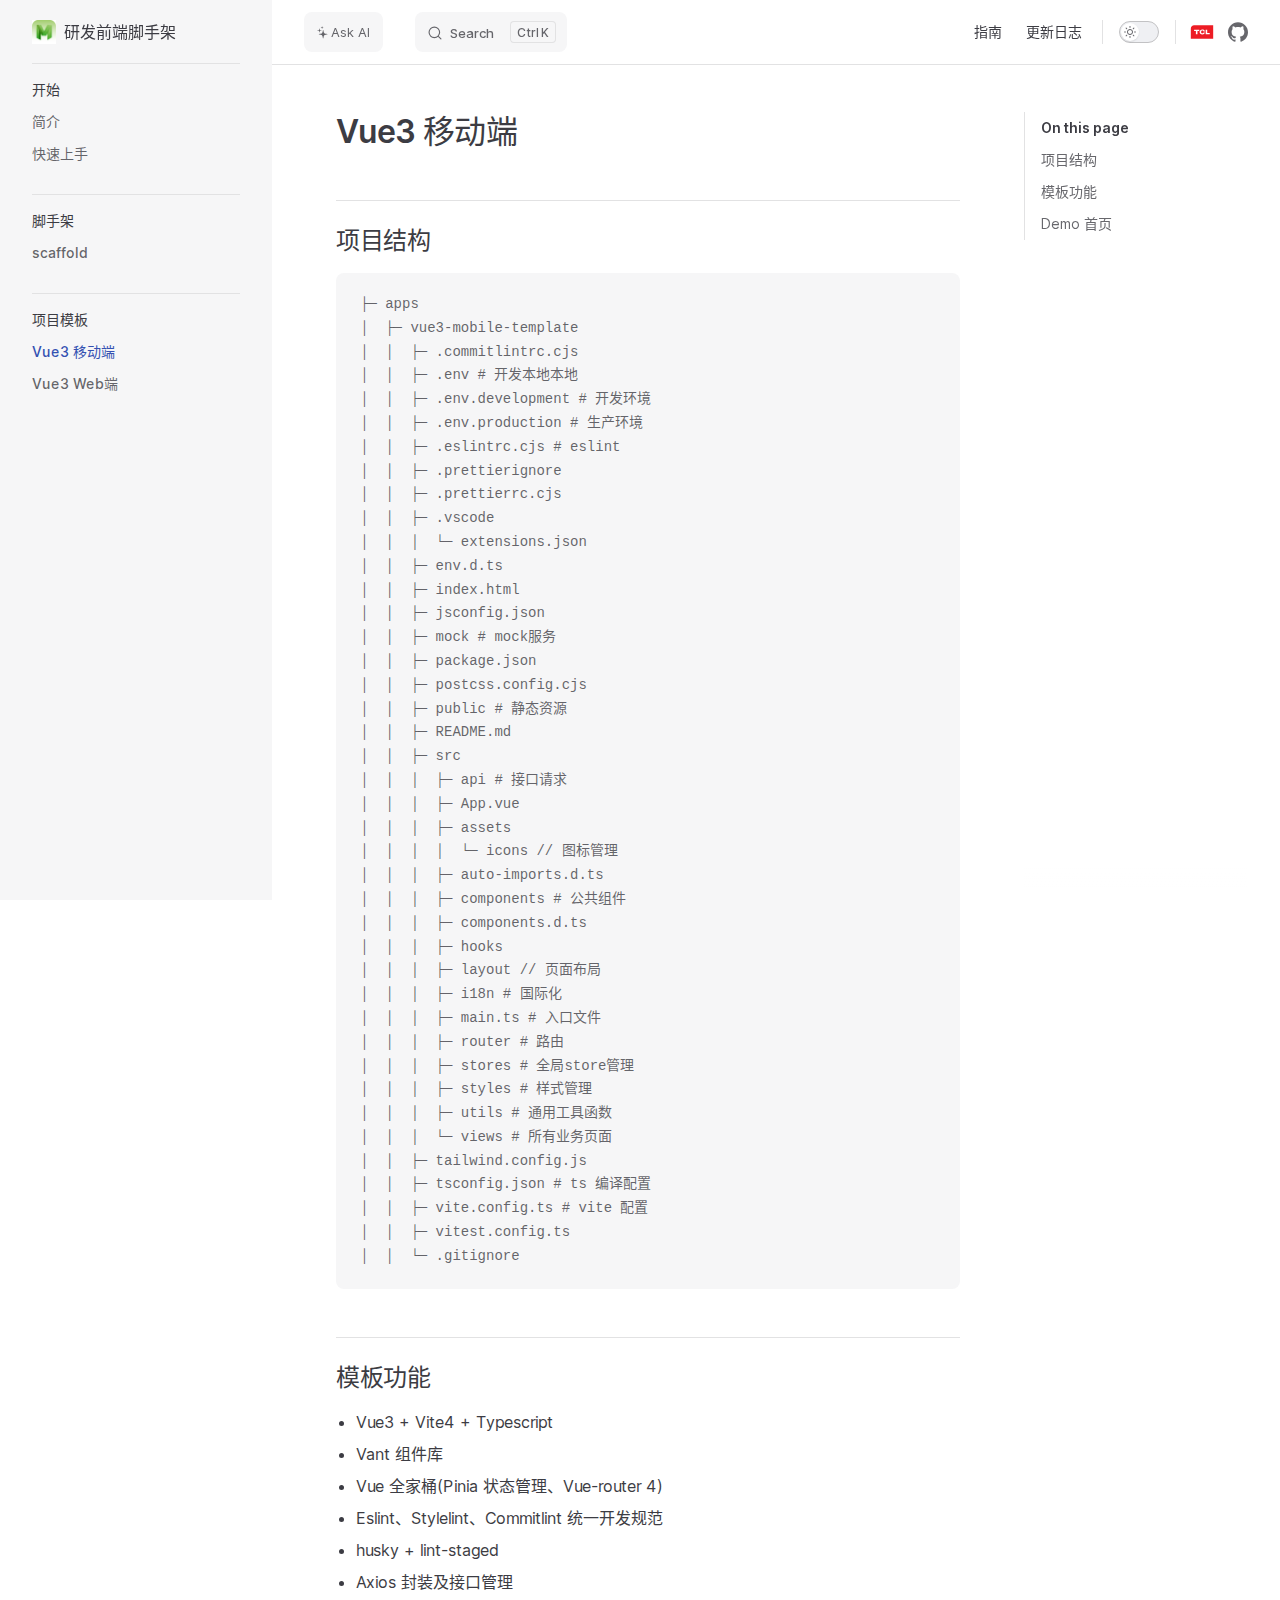
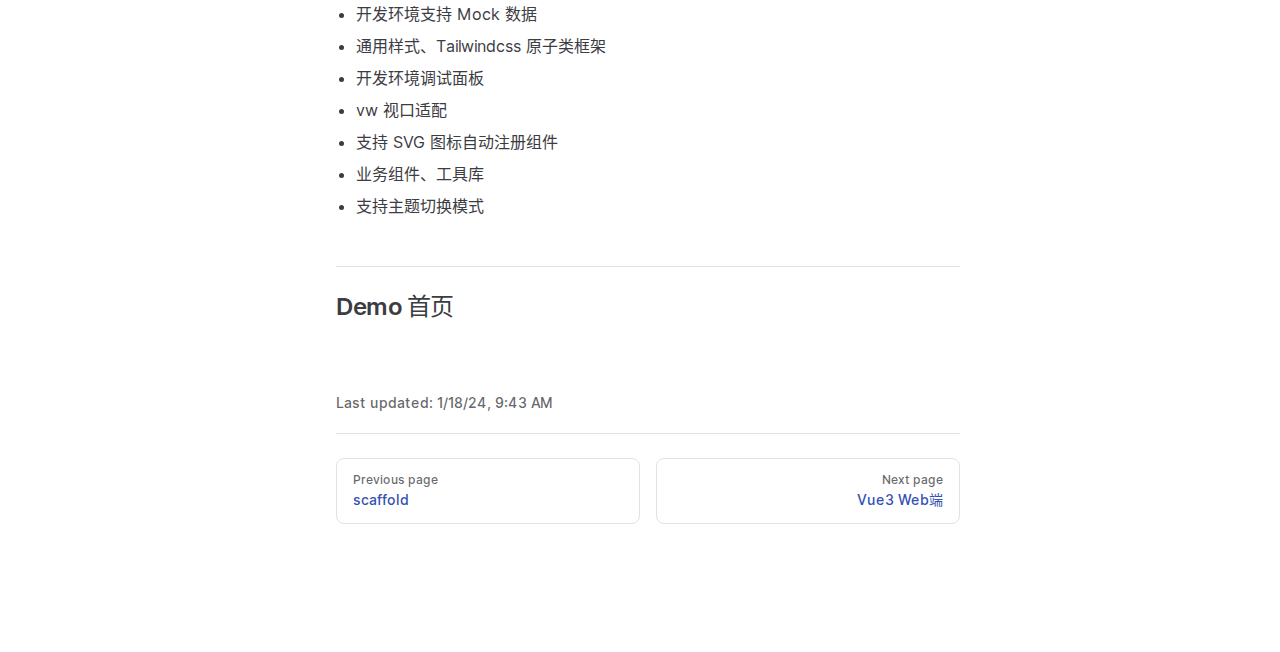
<file: guide/template-mobile.html>
<!DOCTYPE html>
<html lang="zh-CN" dir="ltr">
  <head>
    <meta charset="utf-8">
    <meta name="viewport" content="width=device-width,initial-scale=1">
    <title>Vue3 移动端 | 研发前端脚手架</title>
    <meta name="description" content="关于如何使用脚手架来生成前端工程的文档说明">
    <meta name="generator" content="VitePress v1.0.0-rc.36">
    <link rel="preload stylesheet" href="/assets/style.5Q_CBfKJ.css" as="style">
    
    <script type="module" src="/assets/app.CJZG5ziq.js"></script>
    <link rel="preload" href="/assets/inter-roman-latin.bvIUbFQP.woff2" as="font" type="font/woff2" crossorigin="">
    <link rel="modulepreload" href="/assets/chunks/framework.nVD1Bhkw.js">
    <link rel="modulepreload" href="/assets/chunks/theme.-78wMtxm.js">
    <link rel="modulepreload" href="/assets/guide_template-mobile.md.s0ycD6gm.lean.js">
    <link rel="icon" href="/favicon.ico">
    <script id="check-dark-mode">(()=>{const e=localStorage.getItem("vitepress-theme-appearance")||"auto",a=window.matchMedia("(prefers-color-scheme: dark)").matches;(!e||e==="auto"?a:e==="dark")&&document.documentElement.classList.add("dark")})();</script>
    <script id="check-mac-os">document.documentElement.classList.toggle("mac",/Mac|iPhone|iPod|iPad/i.test(navigator.platform));</script>
  </head>
  <body>
    <div id="app"><div class="Layout" data-v-52097062><!--[--><!--]--><!--[--><span tabindex="-1" data-v-2e3aef0a></span><a href="#VPContent" class="VPSkipLink visually-hidden" data-v-2e3aef0a> Skip to content </a><!--]--><!----><header class="VPNav" data-v-52097062 data-v-e14f7493><div class="VPNavBar has-sidebar" data-v-e14f7493 data-v-2a028a51><div class="wrapper" data-v-2a028a51><div class="container" data-v-2a028a51><div class="title" data-v-2a028a51><div class="VPNavBarTitle has-sidebar" data-v-2a028a51 data-v-a5610f8f><a class="title" href="/" data-v-a5610f8f><!--[--><!--]--><!--[--><img class="VPImage logo" src="/scaffold_title.png" alt data-v-a053cb45><!--]--><!--[-->研发前端脚手架<!--]--><!--[--><!--]--></a></div></div><div class="content" data-v-2a028a51><div class="content-body" data-v-2a028a51><!--[--><!--[--><!--[--><!--[--><button type="button" class="documate-button" aria-label="Ask AI" data-v-c65fa87c><svg class="icon" viewBox="0 0 12 14" fill="currentColor" data-v-c65fa87c><path fill-rule="evenodd" clip-rule="evenodd" d="M6.61655 13.3474C6.69072 13.3474 6.75047 13.3232 6.7958 13.2749C6.84525 13.2306 6.87616 13.1721 6.88852 13.0996C6.97094 12.4628 7.0616 11.9269 7.1605 11.4916C7.26352 11.0564 7.39951 10.6997 7.56847 10.4216C7.73742 10.1435 7.96202 9.92194 8.24223 9.75671C8.52245 9.59147 8.88099 9.46454 9.31782 9.37581C9.7587 9.28313 10.2986 9.20257 10.9373 9.13407C11.0156 9.12598 11.0774 9.09776 11.1227 9.04939C11.1722 9.00103 11.1969 8.94061 11.1969 8.86806C11.1969 8.79552 11.1722 8.7351 11.1227 8.68674C11.0774 8.63837 11.0156 8.61015 10.9373 8.60206C10.2986 8.53356 9.7587 8.45498 9.31782 8.36634C8.88099 8.27366 8.52245 8.1447 8.24223 7.97946C7.96202 7.81424 7.73742 7.59259 7.56847 7.31452C7.39951 7.03646 7.26352 6.6798 7.1605 6.24456C7.0616 5.80932 6.97094 5.27132 6.88852 4.63056C6.87616 4.56205 6.84525 4.50563 6.7958 4.4613C6.75047 4.41293 6.69072 4.38876 6.61655 4.38876C6.54237 4.38876 6.48056 4.41293 6.4311 4.4613C6.38578 4.50563 6.35693 4.56205 6.34456 4.63056C6.26627 5.27132 6.17561 5.80932 6.07259 6.24456C5.97369 6.6798 5.8377 7.03646 5.66462 7.31452C5.49566 7.59259 5.27108 7.81424 4.99086 7.97946C4.71064 8.1447 4.35212 8.27366 3.91531 8.36634C3.4785 8.45498 2.93866 8.53356 2.2958 8.60206C2.21751 8.61015 2.15363 8.63837 2.10418 8.68674C2.05473 8.7351 2.03001 8.79552 2.03001 8.86806C2.03001 8.94061 2.05473 9.00103 2.10418 9.04939C2.15363 9.09776 2.21751 9.12598 2.2958 9.13407C2.93454 9.21462 3.47231 9.30533 3.90913 9.4061C4.34594 9.50283 4.70239 9.63175 4.97849 9.79294C5.25871 9.95413 5.48331 10.1718 5.65226 10.4458C5.82122 10.7158 5.95721 11.0664 6.06023 11.4976C6.16325 11.9288 6.25802 12.4628 6.34456 13.0996C6.35693 13.1721 6.38578 13.2306 6.4311 13.2749C6.48056 13.3232 6.54237 13.3474 6.61655 13.3474ZM2.65431 7.00622C2.70377 7.00622 2.74498 6.9901 2.77795 6.95787C2.81091 6.92563 2.82945 6.88734 2.83358 6.84301C2.88714 6.46016 2.94072 6.16396 2.99429 5.9544C3.04786 5.74081 3.13234 5.58163 3.24773 5.47685C3.36311 5.36804 3.53412 5.28341 3.76078 5.22296C3.98742 5.16251 4.30267 5.094 4.70652 5.01744C4.81366 5.00131 4.86723 4.94287 4.86723 4.84212C4.86723 4.79377 4.85074 4.75548 4.81778 4.72727C4.78893 4.69503 4.75185 4.67489 4.70652 4.66682C4.30267 4.6104 3.98536 4.556 3.7546 4.50361C3.52794 4.44719 3.35693 4.36458 3.24155 4.25576C3.13028 4.14293 3.04786 3.9777 2.99429 3.76008C2.94072 3.53843 2.88714 3.23417 2.83358 2.84729C2.82122 2.73848 2.76146 2.68408 2.65431 2.68408C2.54717 2.68408 2.48536 2.7405 2.46888 2.85334C2.42355 3.23215 2.3741 3.52836 2.32053 3.74195C2.26696 3.95553 2.18248 4.11673 2.06709 4.22554C1.95171 4.33032 1.77863 4.41293 1.54786 4.47339C1.32121 4.52981 1.00597 4.59428 0.602121 4.66682C0.494978 4.68698 0.441406 4.74541 0.441406 4.84212C0.441406 4.94287 0.503219 5.00131 0.626846 5.01744C1.02245 5.08594 1.33357 5.14841 1.56023 5.20483C1.791 5.26125 1.96201 5.34386 2.07328 5.45267C2.18454 5.56148 2.26696 5.72469 2.32053 5.94231C2.3741 6.1559 2.42355 6.45412 2.46888 6.83697C2.48536 6.9498 2.54717 7.00622 2.65431 7.00622ZM5.49773 3.08909C5.56366 3.08909 5.60487 3.05281 5.62135 2.98028C5.67493 2.67803 5.72643 2.45638 5.77589 2.31533C5.82534 2.17025 5.92217 2.06749 6.0664 2.00704C6.21064 1.94659 6.45377 1.88815 6.7958 1.83173C6.86998 1.81561 6.90707 1.77531 6.90707 1.71084C6.90707 1.6383 6.86998 1.598 6.7958 1.58993C6.45377 1.52949 6.21064 1.47105 6.0664 1.41463C5.92217 1.35418 5.82534 1.25343 5.77589 1.11238C5.72643 0.967306 5.67493 0.741626 5.62135 0.435348C5.60487 0.362808 5.56366 0.326538 5.49773 0.326538C5.42355 0.326538 5.38234 0.362808 5.3741 0.435348C5.31641 0.741626 5.26283 0.967306 5.21338 1.11238C5.16806 1.25343 5.07121 1.35418 4.92286 1.41463C4.77863 1.47105 4.5355 1.52949 4.19347 1.58993C4.11929 1.598 4.0822 1.6383 4.0822 1.71084C4.0822 1.77531 4.11929 1.81561 4.19347 1.83173C4.5355 1.88815 4.77863 1.94659 4.92286 2.00704C5.07121 2.06749 5.16806 2.17025 5.21338 2.31533C5.26283 2.45638 5.31641 2.67803 5.3741 2.98028C5.38234 3.05281 5.42355 3.08909 5.49773 3.08909Z" data-v-c65fa87c></path></svg><span class="button-placeholder" data-v-c65fa87c>Ask AI</span></button><!----><!--]--><!--]--><!--]--><!--]--><div class="VPNavBarSearch search" data-v-2a028a51><!--[--><!----><div id="local-search"><button type="button" class="DocSearch DocSearch-Button" aria-label="Search"><span class="DocSearch-Button-Container"><svg class="DocSearch-Search-Icon" width="20" height="20" viewBox="0 0 20 20" aria-label="search icon"><path d="M14.386 14.386l4.0877 4.0877-4.0877-4.0877c-2.9418 2.9419-7.7115 2.9419-10.6533 0-2.9419-2.9418-2.9419-7.7115 0-10.6533 2.9418-2.9419 7.7115-2.9419 10.6533 0 2.9419 2.9418 2.9419 7.7115 0 10.6533z" stroke="currentColor" fill="none" fill-rule="evenodd" stroke-linecap="round" stroke-linejoin="round"></path></svg><span class="DocSearch-Button-Placeholder">Search</span></span><span class="DocSearch-Button-Keys"><kbd class="DocSearch-Button-Key"></kbd><kbd class="DocSearch-Button-Key">K</kbd></span></button></div><!--]--></div><nav aria-labelledby="main-nav-aria-label" class="VPNavBarMenu menu" data-v-2a028a51 data-v-752afd2a><span id="main-nav-aria-label" class="visually-hidden" data-v-752afd2a>Main Navigation</span><!--[--><!--[--><a class="VPLink link VPNavBarMenuLink" href="/guide/start.html" tabindex="0" data-v-752afd2a data-v-8e360100><!--[--><span data-v-8e360100>指南</span><!--]--></a><!--]--><!--[--><span class="VPLink VPNavBarMenuLink" tabindex="0" data-v-752afd2a data-v-8e360100><!--[--><span data-v-8e360100>更新日志</span><!--]--></span><!--]--><!--]--></nav><!----><div class="VPNavBarAppearance appearance" data-v-2a028a51 data-v-e8f74fdb><button class="VPSwitch VPSwitchAppearance" type="button" role="switch" title="Switch to dark theme" aria-checked="false" data-v-e8f74fdb data-v-8447b3ae data-v-66d2da02><span class="check" data-v-66d2da02><span class="icon" data-v-66d2da02><!--[--><svg xmlns="http://www.w3.org/2000/svg" aria-hidden="true" focusable="false" viewbox="0 0 24 24" class="sun" data-v-8447b3ae><path d="M12,18c-3.3,0-6-2.7-6-6s2.7-6,6-6s6,2.7,6,6S15.3,18,12,18zM12,8c-2.2,0-4,1.8-4,4c0,2.2,1.8,4,4,4c2.2,0,4-1.8,4-4C16,9.8,14.2,8,12,8z"></path><path d="M12,4c-0.6,0-1-0.4-1-1V1c0-0.6,0.4-1,1-1s1,0.4,1,1v2C13,3.6,12.6,4,12,4z"></path><path d="M12,24c-0.6,0-1-0.4-1-1v-2c0-0.6,0.4-1,1-1s1,0.4,1,1v2C13,23.6,12.6,24,12,24z"></path><path d="M5.6,6.6c-0.3,0-0.5-0.1-0.7-0.3L3.5,4.9c-0.4-0.4-0.4-1,0-1.4s1-0.4,1.4,0l1.4,1.4c0.4,0.4,0.4,1,0,1.4C6.2,6.5,5.9,6.6,5.6,6.6z"></path><path d="M19.8,20.8c-0.3,0-0.5-0.1-0.7-0.3l-1.4-1.4c-0.4-0.4-0.4-1,0-1.4s1-0.4,1.4,0l1.4,1.4c0.4,0.4,0.4,1,0,1.4C20.3,20.7,20,20.8,19.8,20.8z"></path><path d="M3,13H1c-0.6,0-1-0.4-1-1s0.4-1,1-1h2c0.6,0,1,0.4,1,1S3.6,13,3,13z"></path><path d="M23,13h-2c-0.6,0-1-0.4-1-1s0.4-1,1-1h2c0.6,0,1,0.4,1,1S23.6,13,23,13z"></path><path d="M4.2,20.8c-0.3,0-0.5-0.1-0.7-0.3c-0.4-0.4-0.4-1,0-1.4l1.4-1.4c0.4-0.4,1-0.4,1.4,0s0.4,1,0,1.4l-1.4,1.4C4.7,20.7,4.5,20.8,4.2,20.8z"></path><path d="M18.4,6.6c-0.3,0-0.5-0.1-0.7-0.3c-0.4-0.4-0.4-1,0-1.4l1.4-1.4c0.4-0.4,1-0.4,1.4,0s0.4,1,0,1.4l-1.4,1.4C18.9,6.5,18.6,6.6,18.4,6.6z"></path></svg><svg xmlns="http://www.w3.org/2000/svg" aria-hidden="true" focusable="false" viewbox="0 0 24 24" class="moon" data-v-8447b3ae><path d="M12.1,22c-0.3,0-0.6,0-0.9,0c-5.5-0.5-9.5-5.4-9-10.9c0.4-4.8,4.2-8.6,9-9c0.4,0,0.8,0.2,1,0.5c0.2,0.3,0.2,0.8-0.1,1.1c-2,2.7-1.4,6.4,1.3,8.4c2.1,1.6,5,1.6,7.1,0c0.3-0.2,0.7-0.3,1.1-0.1c0.3,0.2,0.5,0.6,0.5,1c-0.2,2.7-1.5,5.1-3.6,6.8C16.6,21.2,14.4,22,12.1,22zM9.3,4.4c-2.9,1-5,3.6-5.2,6.8c-0.4,4.4,2.8,8.3,7.2,8.7c2.1,0.2,4.2-0.4,5.8-1.8c1.1-0.9,1.9-2.1,2.4-3.4c-2.5,0.9-5.3,0.5-7.5-1.1C9.2,11.4,8.1,7.7,9.3,4.4z"></path></svg><!--]--></span></span></button></div><div class="VPSocialLinks VPNavBarSocialLinks social-links" data-v-2a028a51 data-v-b3229504 data-v-42210f5a><!--[--><a class="VPSocialLink no-icon" href="https://devops.tone.tcl.com/code/rd/rd-front-template/-/tree" aria-label target="_blank" rel="noopener" data-v-42210f5a data-v-791ceed4><svg xmlns="http://www.w3.org/2000/svg" height="800" width="1200" style="width: 36px;" viewBox="-10.33455 -10.26525 89.5661 61.5915"><path d="M68.897 41.061H0V10.183C0 4.584 4.584 0 10.186 0h58.711v41.061" fill="#ED1C24"/><path fill="#FFF" d="M10.186 17.61h5.443v9.75h4.868v-9.75h5.437v-3.936H10.186v3.936m25.289 6.931c-1.131 0-1.98-.327-2.701-.998-.705-.657-1.211-1.66-1.211-3.026v-.205c0-1.359.506-2.378 1.211-3.03.721-.676 1.576-.988 2.701-.988 2.657 0 3.225 1.582 3.395 2.613h4.32c-.106-2.082-1.099-3.545-2.5-4.519-1.396-.97-3.017-1.465-5.168-1.465-2.645 0-4.524.589-6.069 1.898-1.556 1.336-2.384 3.439-2.384 5.541v.107c0 2.298.72 4.021 2.316 5.471 1.492 1.356 3.668 1.976 6.086 1.968 2.143 0 3.981-.503 5.256-1.46 1.403-1.061 2.362-2.55 2.478-4.514h-4.31c-.119.825-.639 2.607-3.42 2.607m15.021-.935v-9.933h-4.687v13.681h12.375v-3.748h-7.688"/></svg></a><a class="VPSocialLink no-icon" href="https://github.com/rd-docs/rd-docs.github.io" aria-label="github" target="_blank" rel="noopener" data-v-42210f5a data-v-791ceed4><svg role="img" viewBox="0 0 24 24" xmlns="http://www.w3.org/2000/svg"><title>GitHub</title><path d="M12 .297c-6.63 0-12 5.373-12 12 0 5.303 3.438 9.8 8.205 11.385.6.113.82-.258.82-.577 0-.285-.01-1.04-.015-2.04-3.338.724-4.042-1.61-4.042-1.61C4.422 18.07 3.633 17.7 3.633 17.7c-1.087-.744.084-.729.084-.729 1.205.084 1.838 1.236 1.838 1.236 1.07 1.835 2.809 1.305 3.495.998.108-.776.417-1.305.76-1.605-2.665-.3-5.466-1.332-5.466-5.93 0-1.31.465-2.38 1.235-3.22-.135-.303-.54-1.523.105-3.176 0 0 1.005-.322 3.3 1.23.96-.267 1.98-.399 3-.405 1.02.006 2.04.138 3 .405 2.28-1.552 3.285-1.23 3.285-1.23.645 1.653.24 2.873.12 3.176.765.84 1.23 1.91 1.23 3.22 0 4.61-2.805 5.625-5.475 5.92.42.36.81 1.096.81 2.22 0 1.606-.015 2.896-.015 3.286 0 .315.21.69.825.57C20.565 22.092 24 17.592 24 12.297c0-6.627-5.373-12-12-12"/></svg></a><!--]--></div><div class="VPFlyout VPNavBarExtra extra" data-v-2a028a51 data-v-18c89896 data-v-4b852aea><button type="button" class="button" aria-haspopup="true" aria-expanded="false" aria-label="extra navigation" data-v-4b852aea><svg xmlns="http://www.w3.org/2000/svg" aria-hidden="true" focusable="false" viewbox="0 0 24 24" class="icon" data-v-4b852aea><circle cx="12" cy="12" r="2"></circle><circle cx="19" cy="12" r="2"></circle><circle cx="5" cy="12" r="2"></circle></svg></button><div class="menu" data-v-4b852aea><div class="VPMenu" data-v-4b852aea data-v-664eb362><!----><!--[--><!--[--><!----><div class="group" data-v-18c89896><div class="item appearance" data-v-18c89896><p class="label" data-v-18c89896>Appearance</p><div class="appearance-action" data-v-18c89896><button class="VPSwitch VPSwitchAppearance" type="button" role="switch" title="Switch to dark theme" aria-checked="false" data-v-18c89896 data-v-8447b3ae data-v-66d2da02><span class="check" data-v-66d2da02><span class="icon" data-v-66d2da02><!--[--><svg xmlns="http://www.w3.org/2000/svg" aria-hidden="true" focusable="false" viewbox="0 0 24 24" class="sun" data-v-8447b3ae><path d="M12,18c-3.3,0-6-2.7-6-6s2.7-6,6-6s6,2.7,6,6S15.3,18,12,18zM12,8c-2.2,0-4,1.8-4,4c0,2.2,1.8,4,4,4c2.2,0,4-1.8,4-4C16,9.8,14.2,8,12,8z"></path><path d="M12,4c-0.6,0-1-0.4-1-1V1c0-0.6,0.4-1,1-1s1,0.4,1,1v2C13,3.6,12.6,4,12,4z"></path><path d="M12,24c-0.6,0-1-0.4-1-1v-2c0-0.6,0.4-1,1-1s1,0.4,1,1v2C13,23.6,12.6,24,12,24z"></path><path d="M5.6,6.6c-0.3,0-0.5-0.1-0.7-0.3L3.5,4.9c-0.4-0.4-0.4-1,0-1.4s1-0.4,1.4,0l1.4,1.4c0.4,0.4,0.4,1,0,1.4C6.2,6.5,5.9,6.6,5.6,6.6z"></path><path d="M19.8,20.8c-0.3,0-0.5-0.1-0.7-0.3l-1.4-1.4c-0.4-0.4-0.4-1,0-1.4s1-0.4,1.4,0l1.4,1.4c0.4,0.4,0.4,1,0,1.4C20.3,20.7,20,20.8,19.8,20.8z"></path><path d="M3,13H1c-0.6,0-1-0.4-1-1s0.4-1,1-1h2c0.6,0,1,0.4,1,1S3.6,13,3,13z"></path><path d="M23,13h-2c-0.6,0-1-0.4-1-1s0.4-1,1-1h2c0.6,0,1,0.4,1,1S23.6,13,23,13z"></path><path d="M4.2,20.8c-0.3,0-0.5-0.1-0.7-0.3c-0.4-0.4-0.4-1,0-1.4l1.4-1.4c0.4-0.4,1-0.4,1.4,0s0.4,1,0,1.4l-1.4,1.4C4.7,20.7,4.5,20.8,4.2,20.8z"></path><path d="M18.4,6.6c-0.3,0-0.5-0.1-0.7-0.3c-0.4-0.4-0.4-1,0-1.4l1.4-1.4c0.4-0.4,1-0.4,1.4,0s0.4,1,0,1.4l-1.4,1.4C18.9,6.5,18.6,6.6,18.4,6.6z"></path></svg><svg xmlns="http://www.w3.org/2000/svg" aria-hidden="true" focusable="false" viewbox="0 0 24 24" class="moon" data-v-8447b3ae><path d="M12.1,22c-0.3,0-0.6,0-0.9,0c-5.5-0.5-9.5-5.4-9-10.9c0.4-4.8,4.2-8.6,9-9c0.4,0,0.8,0.2,1,0.5c0.2,0.3,0.2,0.8-0.1,1.1c-2,2.7-1.4,6.4,1.3,8.4c2.1,1.6,5,1.6,7.1,0c0.3-0.2,0.7-0.3,1.1-0.1c0.3,0.2,0.5,0.6,0.5,1c-0.2,2.7-1.5,5.1-3.6,6.8C16.6,21.2,14.4,22,12.1,22zM9.3,4.4c-2.9,1-5,3.6-5.2,6.8c-0.4,4.4,2.8,8.3,7.2,8.7c2.1,0.2,4.2-0.4,5.8-1.8c1.1-0.9,1.9-2.1,2.4-3.4c-2.5,0.9-5.3,0.5-7.5-1.1C9.2,11.4,8.1,7.7,9.3,4.4z"></path></svg><!--]--></span></span></button></div></div></div><div class="group" data-v-18c89896><div class="item social-links" data-v-18c89896><div class="VPSocialLinks social-links-list" data-v-18c89896 data-v-42210f5a><!--[--><a class="VPSocialLink no-icon" href="https://devops.tone.tcl.com/code/rd/rd-front-template/-/tree" aria-label target="_blank" rel="noopener" data-v-42210f5a data-v-791ceed4><svg xmlns="http://www.w3.org/2000/svg" height="800" width="1200" style="width: 36px;" viewBox="-10.33455 -10.26525 89.5661 61.5915"><path d="M68.897 41.061H0V10.183C0 4.584 4.584 0 10.186 0h58.711v41.061" fill="#ED1C24"/><path fill="#FFF" d="M10.186 17.61h5.443v9.75h4.868v-9.75h5.437v-3.936H10.186v3.936m25.289 6.931c-1.131 0-1.98-.327-2.701-.998-.705-.657-1.211-1.66-1.211-3.026v-.205c0-1.359.506-2.378 1.211-3.03.721-.676 1.576-.988 2.701-.988 2.657 0 3.225 1.582 3.395 2.613h4.32c-.106-2.082-1.099-3.545-2.5-4.519-1.396-.97-3.017-1.465-5.168-1.465-2.645 0-4.524.589-6.069 1.898-1.556 1.336-2.384 3.439-2.384 5.541v.107c0 2.298.72 4.021 2.316 5.471 1.492 1.356 3.668 1.976 6.086 1.968 2.143 0 3.981-.503 5.256-1.46 1.403-1.061 2.362-2.55 2.478-4.514h-4.31c-.119.825-.639 2.607-3.42 2.607m15.021-.935v-9.933h-4.687v13.681h12.375v-3.748h-7.688"/></svg></a><a class="VPSocialLink no-icon" href="https://github.com/rd-docs/rd-docs.github.io" aria-label="github" target="_blank" rel="noopener" data-v-42210f5a data-v-791ceed4><svg role="img" viewBox="0 0 24 24" xmlns="http://www.w3.org/2000/svg"><title>GitHub</title><path d="M12 .297c-6.63 0-12 5.373-12 12 0 5.303 3.438 9.8 8.205 11.385.6.113.82-.258.82-.577 0-.285-.01-1.04-.015-2.04-3.338.724-4.042-1.61-4.042-1.61C4.422 18.07 3.633 17.7 3.633 17.7c-1.087-.744.084-.729.084-.729 1.205.084 1.838 1.236 1.838 1.236 1.07 1.835 2.809 1.305 3.495.998.108-.776.417-1.305.76-1.605-2.665-.3-5.466-1.332-5.466-5.93 0-1.31.465-2.38 1.235-3.22-.135-.303-.54-1.523.105-3.176 0 0 1.005-.322 3.3 1.23.96-.267 1.98-.399 3-.405 1.02.006 2.04.138 3 .405 2.28-1.552 3.285-1.23 3.285-1.23.645 1.653.24 2.873.12 3.176.765.84 1.23 1.91 1.23 3.22 0 4.61-2.805 5.625-5.475 5.92.42.36.81 1.096.81 2.22 0 1.606-.015 2.896-.015 3.286 0 .315.21.69.825.57C20.565 22.092 24 17.592 24 12.297c0-6.627-5.373-12-12-12"/></svg></a><!--]--></div></div></div><!--]--><!--]--></div></div></div><!--[--><!--]--><button type="button" class="VPNavBarHamburger hamburger" aria-label="mobile navigation" aria-expanded="false" aria-controls="VPNavScreen" data-v-2a028a51 data-v-a006f71b><span class="container" data-v-a006f71b><span class="top" data-v-a006f71b></span><span class="middle" data-v-a006f71b></span><span class="bottom" data-v-a006f71b></span></span></button></div></div></div></div><div class="divider" data-v-2a028a51><div class="divider-line" data-v-2a028a51></div></div></div><!----></header><div class="VPLocalNav has-sidebar empty" data-v-52097062 data-v-addbb1ac><div class="container" data-v-addbb1ac><button class="menu" aria-expanded="false" aria-controls="VPSidebarNav" data-v-addbb1ac><svg xmlns="http://www.w3.org/2000/svg" aria-hidden="true" focusable="false" viewbox="0 0 24 24" class="menu-icon" data-v-addbb1ac><path d="M17,11H3c-0.6,0-1-0.4-1-1s0.4-1,1-1h14c0.6,0,1,0.4,1,1S17.6,11,17,11z"></path><path d="M21,7H3C2.4,7,2,6.6,2,6s0.4-1,1-1h18c0.6,0,1,0.4,1,1S21.6,7,21,7z"></path><path d="M21,15H3c-0.6,0-1-0.4-1-1s0.4-1,1-1h18c0.6,0,1,0.4,1,1S21.6,15,21,15z"></path><path d="M17,19H3c-0.6,0-1-0.4-1-1s0.4-1,1-1h14c0.6,0,1,0.4,1,1S17.6,19,17,19z"></path></svg><span class="menu-text" data-v-addbb1ac>Menu</span></button><div class="VPLocalNavOutlineDropdown" style="--vp-vh:0px;" data-v-addbb1ac data-v-34d84e99><button data-v-34d84e99>Return to top</button><!----></div></div></div><aside class="VPSidebar" data-v-52097062 data-v-e84e0294><div class="curtain" data-v-e84e0294></div><nav class="nav" id="VPSidebarNav" aria-labelledby="sidebar-aria-label" tabindex="-1" data-v-e84e0294><span class="visually-hidden" id="sidebar-aria-label" data-v-e84e0294> Sidebar Navigation </span><!--[--><!--]--><!--[--><div class="group" data-v-e84e0294><section class="VPSidebarItem level-0" data-v-e84e0294 data-v-b483c103><div class="item" role="button" tabindex="0" data-v-b483c103><div class="indicator" data-v-b483c103></div><h2 class="text" data-v-b483c103>开始</h2><!----></div><div class="items" data-v-b483c103><!--[--><div class="VPSidebarItem level-1 is-link" data-v-b483c103 data-v-b483c103><div class="item" data-v-b483c103><div class="indicator" data-v-b483c103></div><a class="VPLink link link" href="/guide/introduce.html" data-v-b483c103><!--[--><p class="text" data-v-b483c103>简介</p><!--]--></a><!----></div><!----></div><div class="VPSidebarItem level-1 is-link" data-v-b483c103 data-v-b483c103><div class="item" data-v-b483c103><div class="indicator" data-v-b483c103></div><a class="VPLink link link" href="/guide/start.html" data-v-b483c103><!--[--><p class="text" data-v-b483c103>快速上手</p><!--]--></a><!----></div><!----></div><!--]--></div></section></div><div class="group" data-v-e84e0294><section class="VPSidebarItem level-0" data-v-e84e0294 data-v-b483c103><div class="item" role="button" tabindex="0" data-v-b483c103><div class="indicator" data-v-b483c103></div><h2 class="text" data-v-b483c103>脚手架</h2><!----></div><div class="items" data-v-b483c103><!--[--><div class="VPSidebarItem level-1 is-link" data-v-b483c103 data-v-b483c103><div class="item" data-v-b483c103><div class="indicator" data-v-b483c103></div><a class="VPLink link link" href="/guide/scaffold.html" data-v-b483c103><!--[--><p class="text" data-v-b483c103>scaffold</p><!--]--></a><!----></div><!----></div><!--]--></div></section></div><div class="group" data-v-e84e0294><section class="VPSidebarItem level-0 has-active" data-v-e84e0294 data-v-b483c103><div class="item" role="button" tabindex="0" data-v-b483c103><div class="indicator" data-v-b483c103></div><h2 class="text" data-v-b483c103>项目模板</h2><!----></div><div class="items" data-v-b483c103><!--[--><div class="VPSidebarItem level-1 is-link" data-v-b483c103 data-v-b483c103><div class="item" data-v-b483c103><div class="indicator" data-v-b483c103></div><a class="VPLink link link" href="/guide/template-mobile.html" data-v-b483c103><!--[--><p class="text" data-v-b483c103>Vue3 移动端</p><!--]--></a><!----></div><!----></div><div class="VPSidebarItem level-1 is-link" data-v-b483c103 data-v-b483c103><div class="item" data-v-b483c103><div class="indicator" data-v-b483c103></div><a class="VPLink link link" href="/guide/template-pc.html" data-v-b483c103><!--[--><p class="text" data-v-b483c103>Vue3 Web端</p><!--]--></a><!----></div><!----></div><!--]--></div></section></div><!--]--><!--[--><!--]--></nav></aside><div class="VPContent has-sidebar" id="VPContent" data-v-52097062 data-v-03dd3cbd><div class="VPDoc has-sidebar has-aside" data-v-03dd3cbd data-v-2e3b62b9><!--[--><!--]--><div class="container" data-v-2e3b62b9><div class="aside" data-v-2e3b62b9><div class="aside-curtain" data-v-2e3b62b9></div><div class="aside-container" data-v-2e3b62b9><div class="aside-content" data-v-2e3b62b9><div class="VPDocAside" data-v-2e3b62b9 data-v-075353d0><!--[--><!--]--><!--[--><!--]--><div class="VPDocAsideOutline" role="navigation" data-v-075353d0 data-v-8d9f69ac><div class="content" data-v-8d9f69ac><div class="outline-marker" data-v-8d9f69ac></div><div class="outline-title" role="heading" aria-level="2" data-v-8d9f69ac>On this page</div><nav aria-labelledby="doc-outline-aria-label" data-v-8d9f69ac><span class="visually-hidden" id="doc-outline-aria-label" data-v-8d9f69ac> Table of Contents for current page </span><ul class="VPDocOutlineItem root" data-v-8d9f69ac data-v-f99119f4><!--[--><!--]--></ul></nav></div></div><!--[--><!--]--><div class="spacer" data-v-075353d0></div><!--[--><!--]--><!----><!--[--><!--]--><!--[--><!--]--></div></div></div></div><div class="content" data-v-2e3b62b9><div class="content-container" data-v-2e3b62b9><!--[--><!--]--><main class="main" data-v-2e3b62b9><div style="position:relative;" class="vp-doc _guide_template-mobile" data-v-2e3b62b9><div><h1 id="vue3-移动端" tabindex="-1">Vue3 移动端 <a class="header-anchor" href="#vue3-移动端" aria-label="Permalink to &quot;Vue3 移动端&quot;">​</a></h1><h2 id="项目结构" tabindex="-1">项目结构 <a class="header-anchor" href="#项目结构" aria-label="Permalink to &quot;项目结构&quot;">​</a></h2><div class="language- vp-adaptive-theme"><button title="Copy Code" class="copy"></button><span class="lang"></span><pre class="shiki shiki-themes github-light github-dark vp-code"><code><span class="line"><span>├─ apps</span></span>
<span class="line"><span>│  ├─ vue3-mobile-template</span></span>
<span class="line"><span>│  │  ├─ .commitlintrc.cjs</span></span>
<span class="line"><span>│  │  ├─ .env # 开发本地本地</span></span>
<span class="line"><span>│  │  ├─ .env.development # 开发环境</span></span>
<span class="line"><span>│  │  ├─ .env.production # 生产环境</span></span>
<span class="line"><span>│  │  ├─ .eslintrc.cjs # eslint</span></span>
<span class="line"><span>│  │  ├─ .prettierignore</span></span>
<span class="line"><span>│  │  ├─ .prettierrc.cjs</span></span>
<span class="line"><span>│  │  ├─ .vscode</span></span>
<span class="line"><span>│  │  │  └─ extensions.json</span></span>
<span class="line"><span>│  │  ├─ env.d.ts</span></span>
<span class="line"><span>│  │  ├─ index.html</span></span>
<span class="line"><span>│  │  ├─ jsconfig.json</span></span>
<span class="line"><span>│  │  ├─ mock # mock服务</span></span>
<span class="line"><span>│  │  ├─ package.json</span></span>
<span class="line"><span>│  │  ├─ postcss.config.cjs</span></span>
<span class="line"><span>│  │  ├─ public # 静态资源</span></span>
<span class="line"><span>│  │  ├─ README.md</span></span>
<span class="line"><span>│  │  ├─ src</span></span>
<span class="line"><span>│  │  │  ├─ api # 接口请求</span></span>
<span class="line"><span>│  │  │  ├─ App.vue</span></span>
<span class="line"><span>│  │  │  ├─ assets</span></span>
<span class="line"><span>│  │  │  │  └─ icons // 图标管理</span></span>
<span class="line"><span>│  │  │  ├─ auto-imports.d.ts</span></span>
<span class="line"><span>│  │  │  ├─ components # 公共组件</span></span>
<span class="line"><span>│  │  │  ├─ components.d.ts</span></span>
<span class="line"><span>│  │  │  ├─ hooks</span></span>
<span class="line"><span>│  │  │  ├─ layout // 页面布局</span></span>
<span class="line"><span>│  │  │  ├─ i18n # 国际化</span></span>
<span class="line"><span>│  │  │  ├─ main.ts # 入口文件</span></span>
<span class="line"><span>│  │  │  ├─ router # 路由</span></span>
<span class="line"><span>│  │  │  ├─ stores # 全局store管理</span></span>
<span class="line"><span>│  │  │  ├─ styles # 样式管理</span></span>
<span class="line"><span>│  │  │  ├─ utils # 通用工具函数</span></span>
<span class="line"><span>│  │  │  └─ views # 所有业务页面</span></span>
<span class="line"><span>│  │  ├─ tailwind.config.js</span></span>
<span class="line"><span>│  │  ├─ tsconfig.json # ts 编译配置</span></span>
<span class="line"><span>│  │  ├─ vite.config.ts # vite 配置</span></span>
<span class="line"><span>│  │  ├─ vitest.config.ts</span></span>
<span class="line"><span>│  │  └─ .gitignore</span></span></code></pre></div><h2 id="模板功能" tabindex="-1">模板功能 <a class="header-anchor" href="#模板功能" aria-label="Permalink to &quot;模板功能&quot;">​</a></h2><ul><li>Vue3 + Vite4 + Typescript</li><li>Vant 组件库</li><li>Vue 全家桶(Pinia 状态管理、Vue-router 4)</li><li>Eslint、Stylelint、Commitlint 统一开发规范</li><li>husky + lint-staged</li><li>Axios 封装及接口管理</li><li>开发环境支持 Mock 数据</li><li>通用样式、Tailwindcss 原子类框架</li><li>开发环境调试面板</li><li>vw 视口适配</li><li>支持 SVG 图标自动注册组件</li><li>业务组件、工具库</li><li>支持主题切换模式</li></ul><h2 id="demo-首页" tabindex="-1">Demo 首页 <a class="header-anchor" href="#demo-首页" aria-label="Permalink to &quot;Demo 首页&quot;">​</a></h2></div></div></main><footer class="VPDocFooter" data-v-2e3b62b9 data-v-2e5cdb91><!--[--><!--]--><div class="edit-info" data-v-2e5cdb91><!----><div class="last-updated" data-v-2e5cdb91><p class="VPLastUpdated" data-v-2e5cdb91 data-v-f9a63fed>Last updated: <time datetime="2024-01-18T09:43:06.000Z" data-v-f9a63fed></time></p></div></div><nav class="prev-next" data-v-2e5cdb91><div class="pager" data-v-2e5cdb91><a class="VPLink link pager-link prev" href="/guide/scaffold.html" data-v-2e5cdb91><!--[--><span class="desc" data-v-2e5cdb91>Previous page</span><span class="title" data-v-2e5cdb91>scaffold</span><!--]--></a></div><div class="pager" data-v-2e5cdb91><a class="VPLink link pager-link next" href="/guide/template-pc.html" data-v-2e5cdb91><!--[--><span class="desc" data-v-2e5cdb91>Next page</span><span class="title" data-v-2e5cdb91>Vue3 Web端</span><!--]--></a></div></nav></footer><!--[--><!--]--></div></div></div><!--[--><!--]--></div></div><footer class="VPFooter has-sidebar" data-v-52097062 data-v-15309f1f><div class="container" data-v-15309f1f><p class="message" data-v-15309f1f>Released under the MIT License.</p><p class="copyright" data-v-15309f1f>Copyright © 2024-present</p></div></footer><!--[--><!--]--></div></div>
    <script>window.__VP_HASH_MAP__=JSON.parse("{\"index.md\":\"HiqauUN3\",\"readme.md\":\"51x_edxf\",\"guide_introduce.md\":\"GjUn6xFH\",\"guide_template-mobile.md\":\"s0ycD6gm\",\"markdown-examples.md\":\"5d69zd8g\",\"guide_scaffold.md\":\"xefZucuV\",\"guide_start.md\":\"Y5MM3nPc\",\"api-examples.md\":\"FQJ5QmT3\",\"communityarticle.md\":\"g4ME98cY\",\"guide_template-pc.md\":\"J3iIW5TT\"}");window.__VP_SITE_DATA__=JSON.parse("{\"lang\":\"zh-CN\",\"dir\":\"ltr\",\"title\":\"研发前端脚手架\",\"description\":\"关于如何使用脚手架来生成前端工程的文档说明\",\"base\":\"/\",\"head\":[],\"router\":{\"prefetchLinks\":true},\"appearance\":true,\"themeConfig\":{\"logo\":\"/scaffold_title.png\",\"siteTitle\":\"研发前端脚手架\",\"search\":{\"provider\":\"local\"},\"nav\":[{\"text\":\"指南\",\"link\":\"/guide/start\"},{\"text\":\"更新日志\",\"link\":\"\"}],\"sidebar\":[{\"text\":\"开始\",\"collapsible\":true,\"items\":[{\"text\":\"简介\",\"link\":\"/guide/introduce\"},{\"text\":\"快速上手\",\"link\":\"/guide/start\"}]},{\"text\":\"脚手架\",\"items\":[{\"text\":\"scaffold\",\"link\":\"/guide/scaffold\"}]},{\"text\":\"项目模板\",\"items\":[{\"text\":\"Vue3 移动端\",\"link\":\"/guide/template-mobile\"},{\"text\":\"Vue3 Web端\",\"link\":\"/guide/template-pc\"}]}],\"socialLinks\":[{\"icon\":{\"svg\":\"<svg xmlns=\\\"http://www.w3.org/2000/svg\\\" height=\\\"800\\\" width=\\\"1200\\\" style=\\\"width: 36px;\\\" viewBox=\\\"-10.33455 -10.26525 89.5661 61.5915\\\"><path d=\\\"M68.897 41.061H0V10.183C0 4.584 4.584 0 10.186 0h58.711v41.061\\\" fill=\\\"#ED1C24\\\"/><path fill=\\\"#FFF\\\" d=\\\"M10.186 17.61h5.443v9.75h4.868v-9.75h5.437v-3.936H10.186v3.936m25.289 6.931c-1.131 0-1.98-.327-2.701-.998-.705-.657-1.211-1.66-1.211-3.026v-.205c0-1.359.506-2.378 1.211-3.03.721-.676 1.576-.988 2.701-.988 2.657 0 3.225 1.582 3.395 2.613h4.32c-.106-2.082-1.099-3.545-2.5-4.519-1.396-.97-3.017-1.465-5.168-1.465-2.645 0-4.524.589-6.069 1.898-1.556 1.336-2.384 3.439-2.384 5.541v.107c0 2.298.72 4.021 2.316 5.471 1.492 1.356 3.668 1.976 6.086 1.968 2.143 0 3.981-.503 5.256-1.46 1.403-1.061 2.362-2.55 2.478-4.514h-4.31c-.119.825-.639 2.607-3.42 2.607m15.021-.935v-9.933h-4.687v13.681h12.375v-3.748h-7.688\\\"/></svg>\"},\"link\":\"https://devops.tone.tcl.com/code/rd/rd-front-template/-/tree\"},{\"icon\":\"github\",\"link\":\"https://github.com/rd-docs/rd-docs.github.io\"}],\"footer\":{\"message\":\"Released under the MIT License.\",\"copyright\":\"Copyright © 2024-present\"}},\"locales\":{},\"scrollOffset\":134,\"cleanUrls\":false}");</script>
    
  </body>
</html>
</file>
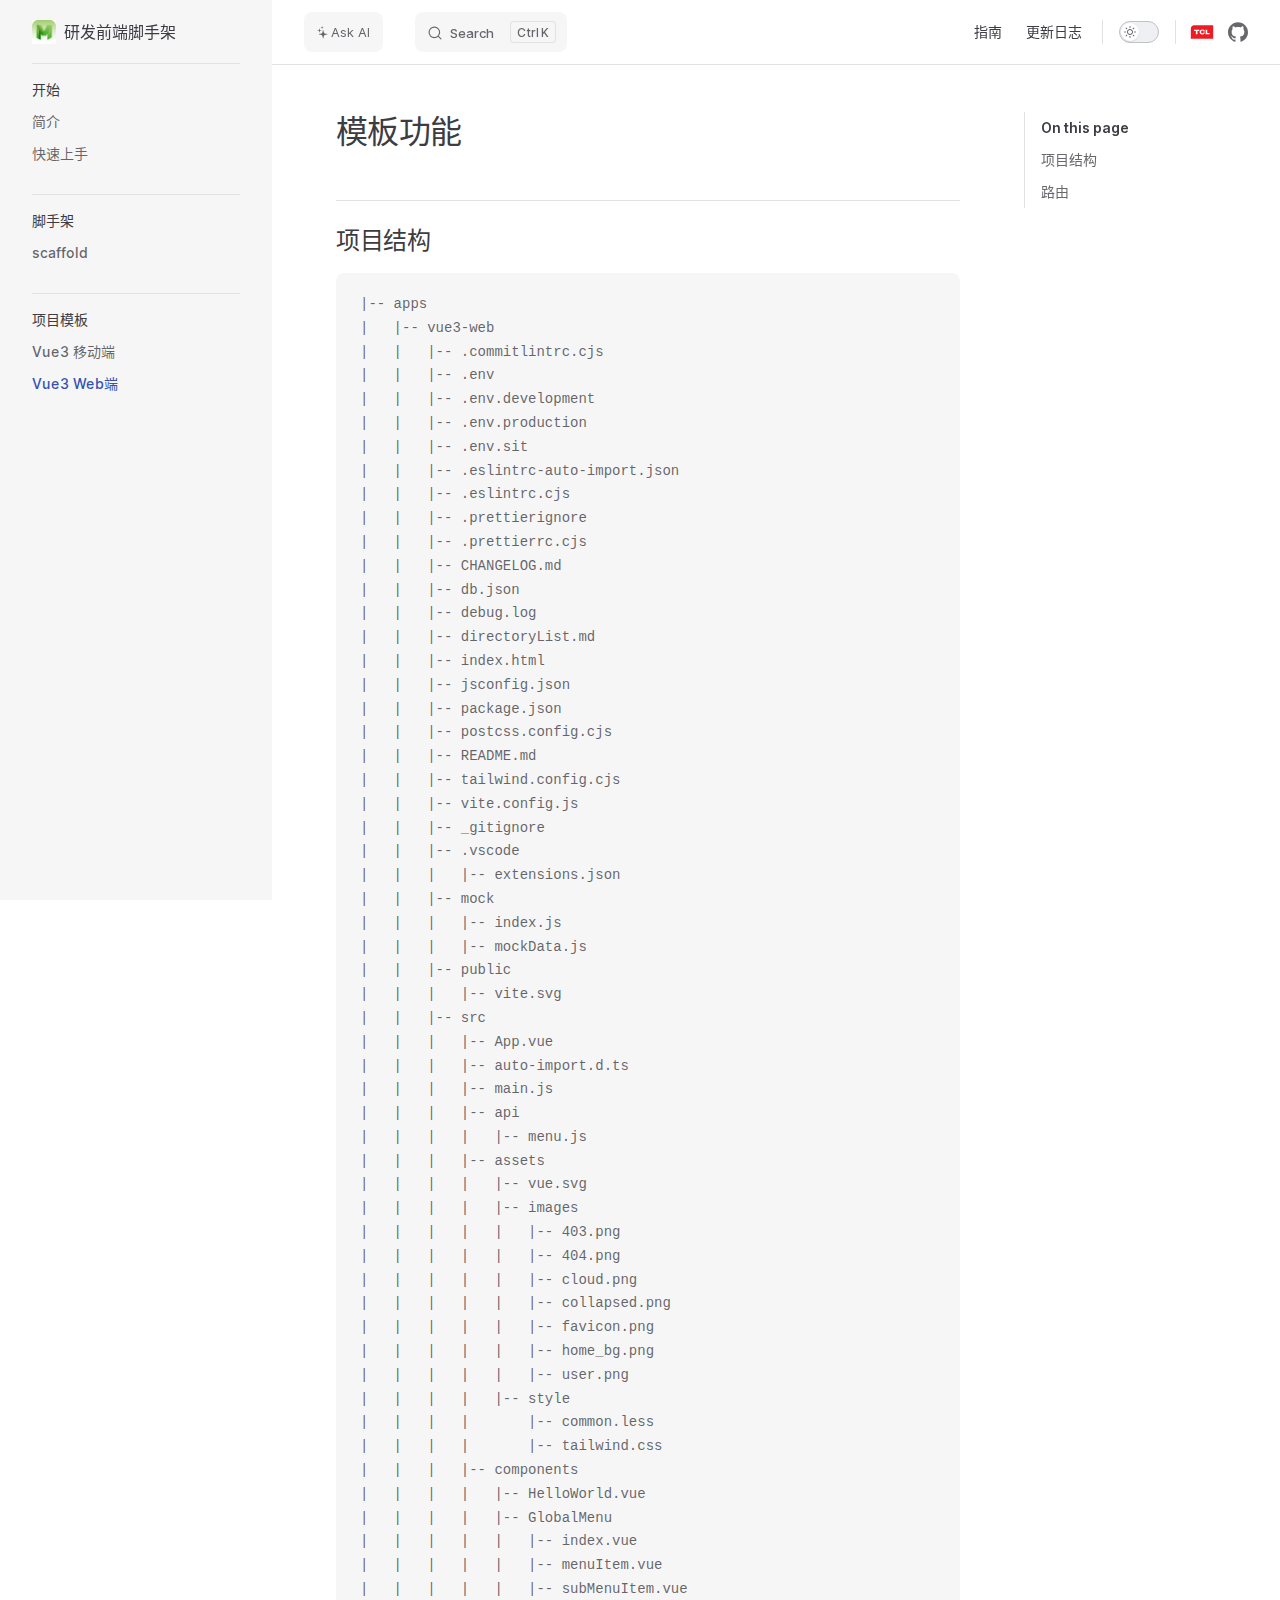
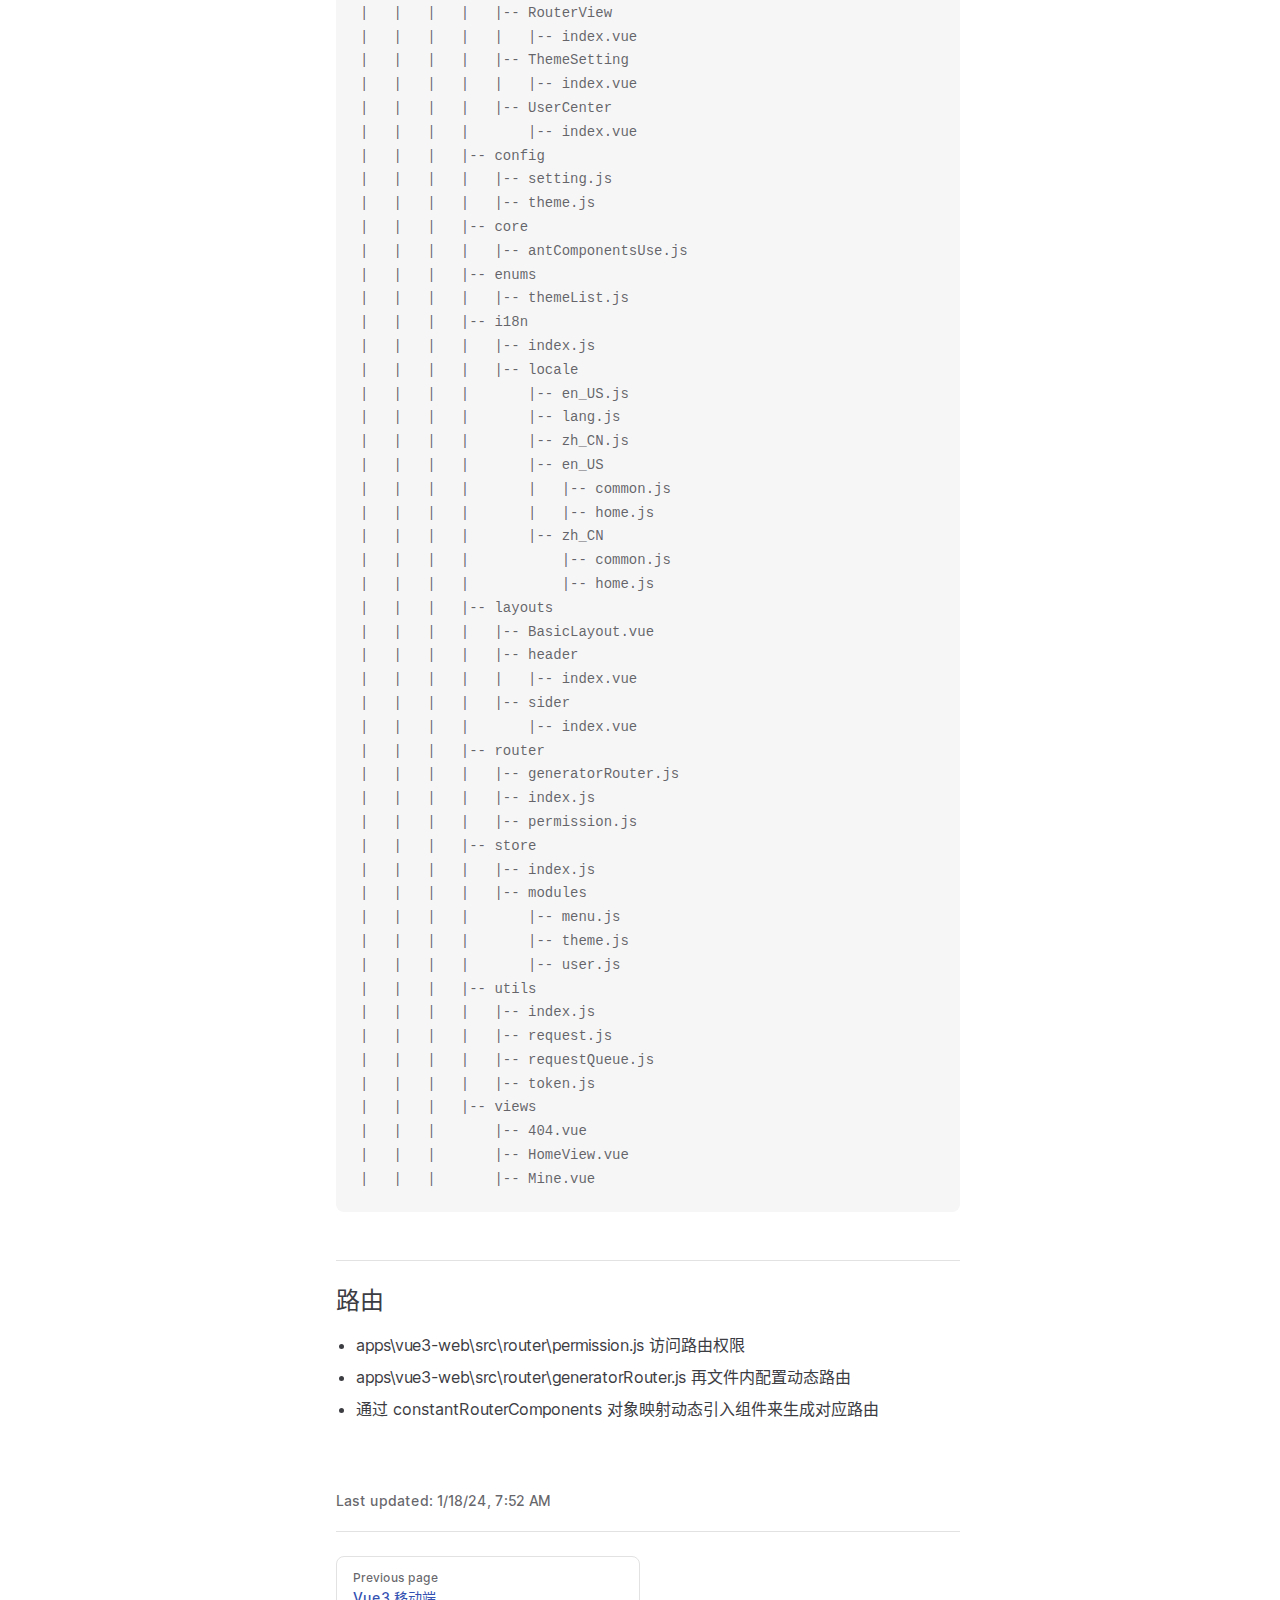
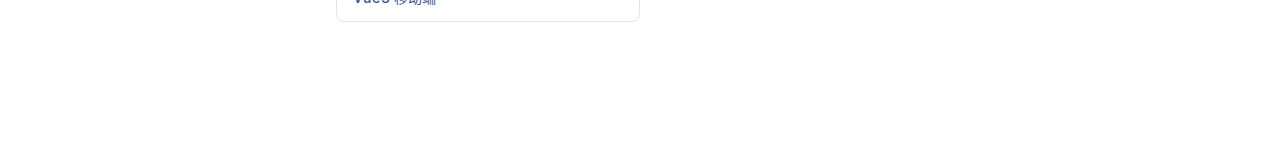
<file: guide/template-pc.html>
<!DOCTYPE html>
<html lang="zh-CN" dir="ltr">
  <head>
    <meta charset="utf-8">
    <meta name="viewport" content="width=device-width,initial-scale=1">
    <title>模板功能 | 研发前端脚手架</title>
    <meta name="description" content="关于如何使用脚手架来生成前端工程的文档说明">
    <meta name="generator" content="VitePress v1.0.0-rc.36">
    <link rel="preload stylesheet" href="/assets/style.5Q_CBfKJ.css" as="style">
    
    <script type="module" src="/assets/app.CJZG5ziq.js"></script>
    <link rel="preload" href="/assets/inter-roman-latin.bvIUbFQP.woff2" as="font" type="font/woff2" crossorigin="">
    <link rel="modulepreload" href="/assets/chunks/framework.nVD1Bhkw.js">
    <link rel="modulepreload" href="/assets/chunks/theme.-78wMtxm.js">
    <link rel="modulepreload" href="/assets/guide_template-pc.md.J3iIW5TT.lean.js">
    <link rel="icon" href="/favicon.ico">
    <script id="check-dark-mode">(()=>{const e=localStorage.getItem("vitepress-theme-appearance")||"auto",a=window.matchMedia("(prefers-color-scheme: dark)").matches;(!e||e==="auto"?a:e==="dark")&&document.documentElement.classList.add("dark")})();</script>
    <script id="check-mac-os">document.documentElement.classList.toggle("mac",/Mac|iPhone|iPod|iPad/i.test(navigator.platform));</script>
  </head>
  <body>
    <div id="app"><div class="Layout" data-v-52097062><!--[--><!--]--><!--[--><span tabindex="-1" data-v-2e3aef0a></span><a href="#VPContent" class="VPSkipLink visually-hidden" data-v-2e3aef0a> Skip to content </a><!--]--><!----><header class="VPNav" data-v-52097062 data-v-e14f7493><div class="VPNavBar has-sidebar" data-v-e14f7493 data-v-2a028a51><div class="wrapper" data-v-2a028a51><div class="container" data-v-2a028a51><div class="title" data-v-2a028a51><div class="VPNavBarTitle has-sidebar" data-v-2a028a51 data-v-a5610f8f><a class="title" href="/" data-v-a5610f8f><!--[--><!--]--><!--[--><img class="VPImage logo" src="/scaffold_title.png" alt data-v-a053cb45><!--]--><!--[-->研发前端脚手架<!--]--><!--[--><!--]--></a></div></div><div class="content" data-v-2a028a51><div class="content-body" data-v-2a028a51><!--[--><!--[--><!--[--><!--[--><button type="button" class="documate-button" aria-label="Ask AI" data-v-c65fa87c><svg class="icon" viewBox="0 0 12 14" fill="currentColor" data-v-c65fa87c><path fill-rule="evenodd" clip-rule="evenodd" d="M6.61655 13.3474C6.69072 13.3474 6.75047 13.3232 6.7958 13.2749C6.84525 13.2306 6.87616 13.1721 6.88852 13.0996C6.97094 12.4628 7.0616 11.9269 7.1605 11.4916C7.26352 11.0564 7.39951 10.6997 7.56847 10.4216C7.73742 10.1435 7.96202 9.92194 8.24223 9.75671C8.52245 9.59147 8.88099 9.46454 9.31782 9.37581C9.7587 9.28313 10.2986 9.20257 10.9373 9.13407C11.0156 9.12598 11.0774 9.09776 11.1227 9.04939C11.1722 9.00103 11.1969 8.94061 11.1969 8.86806C11.1969 8.79552 11.1722 8.7351 11.1227 8.68674C11.0774 8.63837 11.0156 8.61015 10.9373 8.60206C10.2986 8.53356 9.7587 8.45498 9.31782 8.36634C8.88099 8.27366 8.52245 8.1447 8.24223 7.97946C7.96202 7.81424 7.73742 7.59259 7.56847 7.31452C7.39951 7.03646 7.26352 6.6798 7.1605 6.24456C7.0616 5.80932 6.97094 5.27132 6.88852 4.63056C6.87616 4.56205 6.84525 4.50563 6.7958 4.4613C6.75047 4.41293 6.69072 4.38876 6.61655 4.38876C6.54237 4.38876 6.48056 4.41293 6.4311 4.4613C6.38578 4.50563 6.35693 4.56205 6.34456 4.63056C6.26627 5.27132 6.17561 5.80932 6.07259 6.24456C5.97369 6.6798 5.8377 7.03646 5.66462 7.31452C5.49566 7.59259 5.27108 7.81424 4.99086 7.97946C4.71064 8.1447 4.35212 8.27366 3.91531 8.36634C3.4785 8.45498 2.93866 8.53356 2.2958 8.60206C2.21751 8.61015 2.15363 8.63837 2.10418 8.68674C2.05473 8.7351 2.03001 8.79552 2.03001 8.86806C2.03001 8.94061 2.05473 9.00103 2.10418 9.04939C2.15363 9.09776 2.21751 9.12598 2.2958 9.13407C2.93454 9.21462 3.47231 9.30533 3.90913 9.4061C4.34594 9.50283 4.70239 9.63175 4.97849 9.79294C5.25871 9.95413 5.48331 10.1718 5.65226 10.4458C5.82122 10.7158 5.95721 11.0664 6.06023 11.4976C6.16325 11.9288 6.25802 12.4628 6.34456 13.0996C6.35693 13.1721 6.38578 13.2306 6.4311 13.2749C6.48056 13.3232 6.54237 13.3474 6.61655 13.3474ZM2.65431 7.00622C2.70377 7.00622 2.74498 6.9901 2.77795 6.95787C2.81091 6.92563 2.82945 6.88734 2.83358 6.84301C2.88714 6.46016 2.94072 6.16396 2.99429 5.9544C3.04786 5.74081 3.13234 5.58163 3.24773 5.47685C3.36311 5.36804 3.53412 5.28341 3.76078 5.22296C3.98742 5.16251 4.30267 5.094 4.70652 5.01744C4.81366 5.00131 4.86723 4.94287 4.86723 4.84212C4.86723 4.79377 4.85074 4.75548 4.81778 4.72727C4.78893 4.69503 4.75185 4.67489 4.70652 4.66682C4.30267 4.6104 3.98536 4.556 3.7546 4.50361C3.52794 4.44719 3.35693 4.36458 3.24155 4.25576C3.13028 4.14293 3.04786 3.9777 2.99429 3.76008C2.94072 3.53843 2.88714 3.23417 2.83358 2.84729C2.82122 2.73848 2.76146 2.68408 2.65431 2.68408C2.54717 2.68408 2.48536 2.7405 2.46888 2.85334C2.42355 3.23215 2.3741 3.52836 2.32053 3.74195C2.26696 3.95553 2.18248 4.11673 2.06709 4.22554C1.95171 4.33032 1.77863 4.41293 1.54786 4.47339C1.32121 4.52981 1.00597 4.59428 0.602121 4.66682C0.494978 4.68698 0.441406 4.74541 0.441406 4.84212C0.441406 4.94287 0.503219 5.00131 0.626846 5.01744C1.02245 5.08594 1.33357 5.14841 1.56023 5.20483C1.791 5.26125 1.96201 5.34386 2.07328 5.45267C2.18454 5.56148 2.26696 5.72469 2.32053 5.94231C2.3741 6.1559 2.42355 6.45412 2.46888 6.83697C2.48536 6.9498 2.54717 7.00622 2.65431 7.00622ZM5.49773 3.08909C5.56366 3.08909 5.60487 3.05281 5.62135 2.98028C5.67493 2.67803 5.72643 2.45638 5.77589 2.31533C5.82534 2.17025 5.92217 2.06749 6.0664 2.00704C6.21064 1.94659 6.45377 1.88815 6.7958 1.83173C6.86998 1.81561 6.90707 1.77531 6.90707 1.71084C6.90707 1.6383 6.86998 1.598 6.7958 1.58993C6.45377 1.52949 6.21064 1.47105 6.0664 1.41463C5.92217 1.35418 5.82534 1.25343 5.77589 1.11238C5.72643 0.967306 5.67493 0.741626 5.62135 0.435348C5.60487 0.362808 5.56366 0.326538 5.49773 0.326538C5.42355 0.326538 5.38234 0.362808 5.3741 0.435348C5.31641 0.741626 5.26283 0.967306 5.21338 1.11238C5.16806 1.25343 5.07121 1.35418 4.92286 1.41463C4.77863 1.47105 4.5355 1.52949 4.19347 1.58993C4.11929 1.598 4.0822 1.6383 4.0822 1.71084C4.0822 1.77531 4.11929 1.81561 4.19347 1.83173C4.5355 1.88815 4.77863 1.94659 4.92286 2.00704C5.07121 2.06749 5.16806 2.17025 5.21338 2.31533C5.26283 2.45638 5.31641 2.67803 5.3741 2.98028C5.38234 3.05281 5.42355 3.08909 5.49773 3.08909Z" data-v-c65fa87c></path></svg><span class="button-placeholder" data-v-c65fa87c>Ask AI</span></button><!----><!--]--><!--]--><!--]--><!--]--><div class="VPNavBarSearch search" data-v-2a028a51><!--[--><!----><div id="local-search"><button type="button" class="DocSearch DocSearch-Button" aria-label="Search"><span class="DocSearch-Button-Container"><svg class="DocSearch-Search-Icon" width="20" height="20" viewBox="0 0 20 20" aria-label="search icon"><path d="M14.386 14.386l4.0877 4.0877-4.0877-4.0877c-2.9418 2.9419-7.7115 2.9419-10.6533 0-2.9419-2.9418-2.9419-7.7115 0-10.6533 2.9418-2.9419 7.7115-2.9419 10.6533 0 2.9419 2.9418 2.9419 7.7115 0 10.6533z" stroke="currentColor" fill="none" fill-rule="evenodd" stroke-linecap="round" stroke-linejoin="round"></path></svg><span class="DocSearch-Button-Placeholder">Search</span></span><span class="DocSearch-Button-Keys"><kbd class="DocSearch-Button-Key"></kbd><kbd class="DocSearch-Button-Key">K</kbd></span></button></div><!--]--></div><nav aria-labelledby="main-nav-aria-label" class="VPNavBarMenu menu" data-v-2a028a51 data-v-752afd2a><span id="main-nav-aria-label" class="visually-hidden" data-v-752afd2a>Main Navigation</span><!--[--><!--[--><a class="VPLink link VPNavBarMenuLink" href="/guide/start.html" tabindex="0" data-v-752afd2a data-v-8e360100><!--[--><span data-v-8e360100>指南</span><!--]--></a><!--]--><!--[--><span class="VPLink VPNavBarMenuLink" tabindex="0" data-v-752afd2a data-v-8e360100><!--[--><span data-v-8e360100>更新日志</span><!--]--></span><!--]--><!--]--></nav><!----><div class="VPNavBarAppearance appearance" data-v-2a028a51 data-v-e8f74fdb><button class="VPSwitch VPSwitchAppearance" type="button" role="switch" title="Switch to dark theme" aria-checked="false" data-v-e8f74fdb data-v-8447b3ae data-v-66d2da02><span class="check" data-v-66d2da02><span class="icon" data-v-66d2da02><!--[--><svg xmlns="http://www.w3.org/2000/svg" aria-hidden="true" focusable="false" viewbox="0 0 24 24" class="sun" data-v-8447b3ae><path d="M12,18c-3.3,0-6-2.7-6-6s2.7-6,6-6s6,2.7,6,6S15.3,18,12,18zM12,8c-2.2,0-4,1.8-4,4c0,2.2,1.8,4,4,4c2.2,0,4-1.8,4-4C16,9.8,14.2,8,12,8z"></path><path d="M12,4c-0.6,0-1-0.4-1-1V1c0-0.6,0.4-1,1-1s1,0.4,1,1v2C13,3.6,12.6,4,12,4z"></path><path d="M12,24c-0.6,0-1-0.4-1-1v-2c0-0.6,0.4-1,1-1s1,0.4,1,1v2C13,23.6,12.6,24,12,24z"></path><path d="M5.6,6.6c-0.3,0-0.5-0.1-0.7-0.3L3.5,4.9c-0.4-0.4-0.4-1,0-1.4s1-0.4,1.4,0l1.4,1.4c0.4,0.4,0.4,1,0,1.4C6.2,6.5,5.9,6.6,5.6,6.6z"></path><path d="M19.8,20.8c-0.3,0-0.5-0.1-0.7-0.3l-1.4-1.4c-0.4-0.4-0.4-1,0-1.4s1-0.4,1.4,0l1.4,1.4c0.4,0.4,0.4,1,0,1.4C20.3,20.7,20,20.8,19.8,20.8z"></path><path d="M3,13H1c-0.6,0-1-0.4-1-1s0.4-1,1-1h2c0.6,0,1,0.4,1,1S3.6,13,3,13z"></path><path d="M23,13h-2c-0.6,0-1-0.4-1-1s0.4-1,1-1h2c0.6,0,1,0.4,1,1S23.6,13,23,13z"></path><path d="M4.2,20.8c-0.3,0-0.5-0.1-0.7-0.3c-0.4-0.4-0.4-1,0-1.4l1.4-1.4c0.4-0.4,1-0.4,1.4,0s0.4,1,0,1.4l-1.4,1.4C4.7,20.7,4.5,20.8,4.2,20.8z"></path><path d="M18.4,6.6c-0.3,0-0.5-0.1-0.7-0.3c-0.4-0.4-0.4-1,0-1.4l1.4-1.4c0.4-0.4,1-0.4,1.4,0s0.4,1,0,1.4l-1.4,1.4C18.9,6.5,18.6,6.6,18.4,6.6z"></path></svg><svg xmlns="http://www.w3.org/2000/svg" aria-hidden="true" focusable="false" viewbox="0 0 24 24" class="moon" data-v-8447b3ae><path d="M12.1,22c-0.3,0-0.6,0-0.9,0c-5.5-0.5-9.5-5.4-9-10.9c0.4-4.8,4.2-8.6,9-9c0.4,0,0.8,0.2,1,0.5c0.2,0.3,0.2,0.8-0.1,1.1c-2,2.7-1.4,6.4,1.3,8.4c2.1,1.6,5,1.6,7.1,0c0.3-0.2,0.7-0.3,1.1-0.1c0.3,0.2,0.5,0.6,0.5,1c-0.2,2.7-1.5,5.1-3.6,6.8C16.6,21.2,14.4,22,12.1,22zM9.3,4.4c-2.9,1-5,3.6-5.2,6.8c-0.4,4.4,2.8,8.3,7.2,8.7c2.1,0.2,4.2-0.4,5.8-1.8c1.1-0.9,1.9-2.1,2.4-3.4c-2.5,0.9-5.3,0.5-7.5-1.1C9.2,11.4,8.1,7.7,9.3,4.4z"></path></svg><!--]--></span></span></button></div><div class="VPSocialLinks VPNavBarSocialLinks social-links" data-v-2a028a51 data-v-b3229504 data-v-42210f5a><!--[--><a class="VPSocialLink no-icon" href="https://devops.tone.tcl.com/code/rd/rd-front-template/-/tree" aria-label target="_blank" rel="noopener" data-v-42210f5a data-v-791ceed4><svg xmlns="http://www.w3.org/2000/svg" height="800" width="1200" style="width: 36px;" viewBox="-10.33455 -10.26525 89.5661 61.5915"><path d="M68.897 41.061H0V10.183C0 4.584 4.584 0 10.186 0h58.711v41.061" fill="#ED1C24"/><path fill="#FFF" d="M10.186 17.61h5.443v9.75h4.868v-9.75h5.437v-3.936H10.186v3.936m25.289 6.931c-1.131 0-1.98-.327-2.701-.998-.705-.657-1.211-1.66-1.211-3.026v-.205c0-1.359.506-2.378 1.211-3.03.721-.676 1.576-.988 2.701-.988 2.657 0 3.225 1.582 3.395 2.613h4.32c-.106-2.082-1.099-3.545-2.5-4.519-1.396-.97-3.017-1.465-5.168-1.465-2.645 0-4.524.589-6.069 1.898-1.556 1.336-2.384 3.439-2.384 5.541v.107c0 2.298.72 4.021 2.316 5.471 1.492 1.356 3.668 1.976 6.086 1.968 2.143 0 3.981-.503 5.256-1.46 1.403-1.061 2.362-2.55 2.478-4.514h-4.31c-.119.825-.639 2.607-3.42 2.607m15.021-.935v-9.933h-4.687v13.681h12.375v-3.748h-7.688"/></svg></a><a class="VPSocialLink no-icon" href="https://github.com/rd-docs/rd-docs.github.io" aria-label="github" target="_blank" rel="noopener" data-v-42210f5a data-v-791ceed4><svg role="img" viewBox="0 0 24 24" xmlns="http://www.w3.org/2000/svg"><title>GitHub</title><path d="M12 .297c-6.63 0-12 5.373-12 12 0 5.303 3.438 9.8 8.205 11.385.6.113.82-.258.82-.577 0-.285-.01-1.04-.015-2.04-3.338.724-4.042-1.61-4.042-1.61C4.422 18.07 3.633 17.7 3.633 17.7c-1.087-.744.084-.729.084-.729 1.205.084 1.838 1.236 1.838 1.236 1.07 1.835 2.809 1.305 3.495.998.108-.776.417-1.305.76-1.605-2.665-.3-5.466-1.332-5.466-5.93 0-1.31.465-2.38 1.235-3.22-.135-.303-.54-1.523.105-3.176 0 0 1.005-.322 3.3 1.23.96-.267 1.98-.399 3-.405 1.02.006 2.04.138 3 .405 2.28-1.552 3.285-1.23 3.285-1.23.645 1.653.24 2.873.12 3.176.765.84 1.23 1.91 1.23 3.22 0 4.61-2.805 5.625-5.475 5.92.42.36.81 1.096.81 2.22 0 1.606-.015 2.896-.015 3.286 0 .315.21.69.825.57C20.565 22.092 24 17.592 24 12.297c0-6.627-5.373-12-12-12"/></svg></a><!--]--></div><div class="VPFlyout VPNavBarExtra extra" data-v-2a028a51 data-v-18c89896 data-v-4b852aea><button type="button" class="button" aria-haspopup="true" aria-expanded="false" aria-label="extra navigation" data-v-4b852aea><svg xmlns="http://www.w3.org/2000/svg" aria-hidden="true" focusable="false" viewbox="0 0 24 24" class="icon" data-v-4b852aea><circle cx="12" cy="12" r="2"></circle><circle cx="19" cy="12" r="2"></circle><circle cx="5" cy="12" r="2"></circle></svg></button><div class="menu" data-v-4b852aea><div class="VPMenu" data-v-4b852aea data-v-664eb362><!----><!--[--><!--[--><!----><div class="group" data-v-18c89896><div class="item appearance" data-v-18c89896><p class="label" data-v-18c89896>Appearance</p><div class="appearance-action" data-v-18c89896><button class="VPSwitch VPSwitchAppearance" type="button" role="switch" title="Switch to dark theme" aria-checked="false" data-v-18c89896 data-v-8447b3ae data-v-66d2da02><span class="check" data-v-66d2da02><span class="icon" data-v-66d2da02><!--[--><svg xmlns="http://www.w3.org/2000/svg" aria-hidden="true" focusable="false" viewbox="0 0 24 24" class="sun" data-v-8447b3ae><path d="M12,18c-3.3,0-6-2.7-6-6s2.7-6,6-6s6,2.7,6,6S15.3,18,12,18zM12,8c-2.2,0-4,1.8-4,4c0,2.2,1.8,4,4,4c2.2,0,4-1.8,4-4C16,9.8,14.2,8,12,8z"></path><path d="M12,4c-0.6,0-1-0.4-1-1V1c0-0.6,0.4-1,1-1s1,0.4,1,1v2C13,3.6,12.6,4,12,4z"></path><path d="M12,24c-0.6,0-1-0.4-1-1v-2c0-0.6,0.4-1,1-1s1,0.4,1,1v2C13,23.6,12.6,24,12,24z"></path><path d="M5.6,6.6c-0.3,0-0.5-0.1-0.7-0.3L3.5,4.9c-0.4-0.4-0.4-1,0-1.4s1-0.4,1.4,0l1.4,1.4c0.4,0.4,0.4,1,0,1.4C6.2,6.5,5.9,6.6,5.6,6.6z"></path><path d="M19.8,20.8c-0.3,0-0.5-0.1-0.7-0.3l-1.4-1.4c-0.4-0.4-0.4-1,0-1.4s1-0.4,1.4,0l1.4,1.4c0.4,0.4,0.4,1,0,1.4C20.3,20.7,20,20.8,19.8,20.8z"></path><path d="M3,13H1c-0.6,0-1-0.4-1-1s0.4-1,1-1h2c0.6,0,1,0.4,1,1S3.6,13,3,13z"></path><path d="M23,13h-2c-0.6,0-1-0.4-1-1s0.4-1,1-1h2c0.6,0,1,0.4,1,1S23.6,13,23,13z"></path><path d="M4.2,20.8c-0.3,0-0.5-0.1-0.7-0.3c-0.4-0.4-0.4-1,0-1.4l1.4-1.4c0.4-0.4,1-0.4,1.4,0s0.4,1,0,1.4l-1.4,1.4C4.7,20.7,4.5,20.8,4.2,20.8z"></path><path d="M18.4,6.6c-0.3,0-0.5-0.1-0.7-0.3c-0.4-0.4-0.4-1,0-1.4l1.4-1.4c0.4-0.4,1-0.4,1.4,0s0.4,1,0,1.4l-1.4,1.4C18.9,6.5,18.6,6.6,18.4,6.6z"></path></svg><svg xmlns="http://www.w3.org/2000/svg" aria-hidden="true" focusable="false" viewbox="0 0 24 24" class="moon" data-v-8447b3ae><path d="M12.1,22c-0.3,0-0.6,0-0.9,0c-5.5-0.5-9.5-5.4-9-10.9c0.4-4.8,4.2-8.6,9-9c0.4,0,0.8,0.2,1,0.5c0.2,0.3,0.2,0.8-0.1,1.1c-2,2.7-1.4,6.4,1.3,8.4c2.1,1.6,5,1.6,7.1,0c0.3-0.2,0.7-0.3,1.1-0.1c0.3,0.2,0.5,0.6,0.5,1c-0.2,2.7-1.5,5.1-3.6,6.8C16.6,21.2,14.4,22,12.1,22zM9.3,4.4c-2.9,1-5,3.6-5.2,6.8c-0.4,4.4,2.8,8.3,7.2,8.7c2.1,0.2,4.2-0.4,5.8-1.8c1.1-0.9,1.9-2.1,2.4-3.4c-2.5,0.9-5.3,0.5-7.5-1.1C9.2,11.4,8.1,7.7,9.3,4.4z"></path></svg><!--]--></span></span></button></div></div></div><div class="group" data-v-18c89896><div class="item social-links" data-v-18c89896><div class="VPSocialLinks social-links-list" data-v-18c89896 data-v-42210f5a><!--[--><a class="VPSocialLink no-icon" href="https://devops.tone.tcl.com/code/rd/rd-front-template/-/tree" aria-label target="_blank" rel="noopener" data-v-42210f5a data-v-791ceed4><svg xmlns="http://www.w3.org/2000/svg" height="800" width="1200" style="width: 36px;" viewBox="-10.33455 -10.26525 89.5661 61.5915"><path d="M68.897 41.061H0V10.183C0 4.584 4.584 0 10.186 0h58.711v41.061" fill="#ED1C24"/><path fill="#FFF" d="M10.186 17.61h5.443v9.75h4.868v-9.75h5.437v-3.936H10.186v3.936m25.289 6.931c-1.131 0-1.98-.327-2.701-.998-.705-.657-1.211-1.66-1.211-3.026v-.205c0-1.359.506-2.378 1.211-3.03.721-.676 1.576-.988 2.701-.988 2.657 0 3.225 1.582 3.395 2.613h4.32c-.106-2.082-1.099-3.545-2.5-4.519-1.396-.97-3.017-1.465-5.168-1.465-2.645 0-4.524.589-6.069 1.898-1.556 1.336-2.384 3.439-2.384 5.541v.107c0 2.298.72 4.021 2.316 5.471 1.492 1.356 3.668 1.976 6.086 1.968 2.143 0 3.981-.503 5.256-1.46 1.403-1.061 2.362-2.55 2.478-4.514h-4.31c-.119.825-.639 2.607-3.42 2.607m15.021-.935v-9.933h-4.687v13.681h12.375v-3.748h-7.688"/></svg></a><a class="VPSocialLink no-icon" href="https://github.com/rd-docs/rd-docs.github.io" aria-label="github" target="_blank" rel="noopener" data-v-42210f5a data-v-791ceed4><svg role="img" viewBox="0 0 24 24" xmlns="http://www.w3.org/2000/svg"><title>GitHub</title><path d="M12 .297c-6.63 0-12 5.373-12 12 0 5.303 3.438 9.8 8.205 11.385.6.113.82-.258.82-.577 0-.285-.01-1.04-.015-2.04-3.338.724-4.042-1.61-4.042-1.61C4.422 18.07 3.633 17.7 3.633 17.7c-1.087-.744.084-.729.084-.729 1.205.084 1.838 1.236 1.838 1.236 1.07 1.835 2.809 1.305 3.495.998.108-.776.417-1.305.76-1.605-2.665-.3-5.466-1.332-5.466-5.93 0-1.31.465-2.38 1.235-3.22-.135-.303-.54-1.523.105-3.176 0 0 1.005-.322 3.3 1.23.96-.267 1.98-.399 3-.405 1.02.006 2.04.138 3 .405 2.28-1.552 3.285-1.23 3.285-1.23.645 1.653.24 2.873.12 3.176.765.84 1.23 1.91 1.23 3.22 0 4.61-2.805 5.625-5.475 5.92.42.36.81 1.096.81 2.22 0 1.606-.015 2.896-.015 3.286 0 .315.21.69.825.57C20.565 22.092 24 17.592 24 12.297c0-6.627-5.373-12-12-12"/></svg></a><!--]--></div></div></div><!--]--><!--]--></div></div></div><!--[--><!--]--><button type="button" class="VPNavBarHamburger hamburger" aria-label="mobile navigation" aria-expanded="false" aria-controls="VPNavScreen" data-v-2a028a51 data-v-a006f71b><span class="container" data-v-a006f71b><span class="top" data-v-a006f71b></span><span class="middle" data-v-a006f71b></span><span class="bottom" data-v-a006f71b></span></span></button></div></div></div></div><div class="divider" data-v-2a028a51><div class="divider-line" data-v-2a028a51></div></div></div><!----></header><div class="VPLocalNav has-sidebar empty" data-v-52097062 data-v-addbb1ac><div class="container" data-v-addbb1ac><button class="menu" aria-expanded="false" aria-controls="VPSidebarNav" data-v-addbb1ac><svg xmlns="http://www.w3.org/2000/svg" aria-hidden="true" focusable="false" viewbox="0 0 24 24" class="menu-icon" data-v-addbb1ac><path d="M17,11H3c-0.6,0-1-0.4-1-1s0.4-1,1-1h14c0.6,0,1,0.4,1,1S17.6,11,17,11z"></path><path d="M21,7H3C2.4,7,2,6.6,2,6s0.4-1,1-1h18c0.6,0,1,0.4,1,1S21.6,7,21,7z"></path><path d="M21,15H3c-0.6,0-1-0.4-1-1s0.4-1,1-1h18c0.6,0,1,0.4,1,1S21.6,15,21,15z"></path><path d="M17,19H3c-0.6,0-1-0.4-1-1s0.4-1,1-1h14c0.6,0,1,0.4,1,1S17.6,19,17,19z"></path></svg><span class="menu-text" data-v-addbb1ac>Menu</span></button><div class="VPLocalNavOutlineDropdown" style="--vp-vh:0px;" data-v-addbb1ac data-v-34d84e99><button data-v-34d84e99>Return to top</button><!----></div></div></div><aside class="VPSidebar" data-v-52097062 data-v-e84e0294><div class="curtain" data-v-e84e0294></div><nav class="nav" id="VPSidebarNav" aria-labelledby="sidebar-aria-label" tabindex="-1" data-v-e84e0294><span class="visually-hidden" id="sidebar-aria-label" data-v-e84e0294> Sidebar Navigation </span><!--[--><!--]--><!--[--><div class="group" data-v-e84e0294><section class="VPSidebarItem level-0" data-v-e84e0294 data-v-b483c103><div class="item" role="button" tabindex="0" data-v-b483c103><div class="indicator" data-v-b483c103></div><h2 class="text" data-v-b483c103>开始</h2><!----></div><div class="items" data-v-b483c103><!--[--><div class="VPSidebarItem level-1 is-link" data-v-b483c103 data-v-b483c103><div class="item" data-v-b483c103><div class="indicator" data-v-b483c103></div><a class="VPLink link link" href="/guide/introduce.html" data-v-b483c103><!--[--><p class="text" data-v-b483c103>简介</p><!--]--></a><!----></div><!----></div><div class="VPSidebarItem level-1 is-link" data-v-b483c103 data-v-b483c103><div class="item" data-v-b483c103><div class="indicator" data-v-b483c103></div><a class="VPLink link link" href="/guide/start.html" data-v-b483c103><!--[--><p class="text" data-v-b483c103>快速上手</p><!--]--></a><!----></div><!----></div><!--]--></div></section></div><div class="group" data-v-e84e0294><section class="VPSidebarItem level-0" data-v-e84e0294 data-v-b483c103><div class="item" role="button" tabindex="0" data-v-b483c103><div class="indicator" data-v-b483c103></div><h2 class="text" data-v-b483c103>脚手架</h2><!----></div><div class="items" data-v-b483c103><!--[--><div class="VPSidebarItem level-1 is-link" data-v-b483c103 data-v-b483c103><div class="item" data-v-b483c103><div class="indicator" data-v-b483c103></div><a class="VPLink link link" href="/guide/scaffold.html" data-v-b483c103><!--[--><p class="text" data-v-b483c103>scaffold</p><!--]--></a><!----></div><!----></div><!--]--></div></section></div><div class="group" data-v-e84e0294><section class="VPSidebarItem level-0 has-active" data-v-e84e0294 data-v-b483c103><div class="item" role="button" tabindex="0" data-v-b483c103><div class="indicator" data-v-b483c103></div><h2 class="text" data-v-b483c103>项目模板</h2><!----></div><div class="items" data-v-b483c103><!--[--><div class="VPSidebarItem level-1 is-link" data-v-b483c103 data-v-b483c103><div class="item" data-v-b483c103><div class="indicator" data-v-b483c103></div><a class="VPLink link link" href="/guide/template-mobile.html" data-v-b483c103><!--[--><p class="text" data-v-b483c103>Vue3 移动端</p><!--]--></a><!----></div><!----></div><div class="VPSidebarItem level-1 is-link" data-v-b483c103 data-v-b483c103><div class="item" data-v-b483c103><div class="indicator" data-v-b483c103></div><a class="VPLink link link" href="/guide/template-pc.html" data-v-b483c103><!--[--><p class="text" data-v-b483c103>Vue3 Web端</p><!--]--></a><!----></div><!----></div><!--]--></div></section></div><!--]--><!--[--><!--]--></nav></aside><div class="VPContent has-sidebar" id="VPContent" data-v-52097062 data-v-03dd3cbd><div class="VPDoc has-sidebar has-aside" data-v-03dd3cbd data-v-2e3b62b9><!--[--><!--]--><div class="container" data-v-2e3b62b9><div class="aside" data-v-2e3b62b9><div class="aside-curtain" data-v-2e3b62b9></div><div class="aside-container" data-v-2e3b62b9><div class="aside-content" data-v-2e3b62b9><div class="VPDocAside" data-v-2e3b62b9 data-v-075353d0><!--[--><!--]--><!--[--><!--]--><div class="VPDocAsideOutline" role="navigation" data-v-075353d0 data-v-8d9f69ac><div class="content" data-v-8d9f69ac><div class="outline-marker" data-v-8d9f69ac></div><div class="outline-title" role="heading" aria-level="2" data-v-8d9f69ac>On this page</div><nav aria-labelledby="doc-outline-aria-label" data-v-8d9f69ac><span class="visually-hidden" id="doc-outline-aria-label" data-v-8d9f69ac> Table of Contents for current page </span><ul class="VPDocOutlineItem root" data-v-8d9f69ac data-v-f99119f4><!--[--><!--]--></ul></nav></div></div><!--[--><!--]--><div class="spacer" data-v-075353d0></div><!--[--><!--]--><!----><!--[--><!--]--><!--[--><!--]--></div></div></div></div><div class="content" data-v-2e3b62b9><div class="content-container" data-v-2e3b62b9><!--[--><!--]--><main class="main" data-v-2e3b62b9><div style="position:relative;" class="vp-doc _guide_template-pc" data-v-2e3b62b9><div><h1 id="模板功能" tabindex="-1">模板功能 <a class="header-anchor" href="#模板功能" aria-label="Permalink to &quot;模板功能&quot;">​</a></h1><h2 id="项目结构" tabindex="-1">项目结构 <a class="header-anchor" href="#项目结构" aria-label="Permalink to &quot;项目结构&quot;">​</a></h2><div class="language- vp-adaptive-theme"><button title="Copy Code" class="copy"></button><span class="lang"></span><pre class="shiki shiki-themes github-light github-dark vp-code"><code><span class="line"><span>|-- apps</span></span>
<span class="line"><span>|   |-- vue3-web</span></span>
<span class="line"><span>|   |   |-- .commitlintrc.cjs</span></span>
<span class="line"><span>|   |   |-- .env</span></span>
<span class="line"><span>|   |   |-- .env.development</span></span>
<span class="line"><span>|   |   |-- .env.production</span></span>
<span class="line"><span>|   |   |-- .env.sit</span></span>
<span class="line"><span>|   |   |-- .eslintrc-auto-import.json</span></span>
<span class="line"><span>|   |   |-- .eslintrc.cjs</span></span>
<span class="line"><span>|   |   |-- .prettierignore</span></span>
<span class="line"><span>|   |   |-- .prettierrc.cjs</span></span>
<span class="line"><span>|   |   |-- CHANGELOG.md</span></span>
<span class="line"><span>|   |   |-- db.json</span></span>
<span class="line"><span>|   |   |-- debug.log</span></span>
<span class="line"><span>|   |   |-- directoryList.md</span></span>
<span class="line"><span>|   |   |-- index.html</span></span>
<span class="line"><span>|   |   |-- jsconfig.json</span></span>
<span class="line"><span>|   |   |-- package.json</span></span>
<span class="line"><span>|   |   |-- postcss.config.cjs</span></span>
<span class="line"><span>|   |   |-- README.md</span></span>
<span class="line"><span>|   |   |-- tailwind.config.cjs</span></span>
<span class="line"><span>|   |   |-- vite.config.js</span></span>
<span class="line"><span>|   |   |-- _gitignore</span></span>
<span class="line"><span>|   |   |-- .vscode</span></span>
<span class="line"><span>|   |   |   |-- extensions.json</span></span>
<span class="line"><span>|   |   |-- mock</span></span>
<span class="line"><span>|   |   |   |-- index.js</span></span>
<span class="line"><span>|   |   |   |-- mockData.js</span></span>
<span class="line"><span>|   |   |-- public</span></span>
<span class="line"><span>|   |   |   |-- vite.svg</span></span>
<span class="line"><span>|   |   |-- src</span></span>
<span class="line"><span>|   |   |   |-- App.vue</span></span>
<span class="line"><span>|   |   |   |-- auto-import.d.ts</span></span>
<span class="line"><span>|   |   |   |-- main.js</span></span>
<span class="line"><span>|   |   |   |-- api</span></span>
<span class="line"><span>|   |   |   |   |-- menu.js</span></span>
<span class="line"><span>|   |   |   |-- assets</span></span>
<span class="line"><span>|   |   |   |   |-- vue.svg</span></span>
<span class="line"><span>|   |   |   |   |-- images</span></span>
<span class="line"><span>|   |   |   |   |   |-- 403.png</span></span>
<span class="line"><span>|   |   |   |   |   |-- 404.png</span></span>
<span class="line"><span>|   |   |   |   |   |-- cloud.png</span></span>
<span class="line"><span>|   |   |   |   |   |-- collapsed.png</span></span>
<span class="line"><span>|   |   |   |   |   |-- favicon.png</span></span>
<span class="line"><span>|   |   |   |   |   |-- home_bg.png</span></span>
<span class="line"><span>|   |   |   |   |   |-- user.png</span></span>
<span class="line"><span>|   |   |   |   |-- style</span></span>
<span class="line"><span>|   |   |   |       |-- common.less</span></span>
<span class="line"><span>|   |   |   |       |-- tailwind.css</span></span>
<span class="line"><span>|   |   |   |-- components</span></span>
<span class="line"><span>|   |   |   |   |-- HelloWorld.vue</span></span>
<span class="line"><span>|   |   |   |   |-- GlobalMenu</span></span>
<span class="line"><span>|   |   |   |   |   |-- index.vue</span></span>
<span class="line"><span>|   |   |   |   |   |-- menuItem.vue</span></span>
<span class="line"><span>|   |   |   |   |   |-- subMenuItem.vue</span></span>
<span class="line"><span>|   |   |   |   |-- RouterView</span></span>
<span class="line"><span>|   |   |   |   |   |-- index.vue</span></span>
<span class="line"><span>|   |   |   |   |-- ThemeSetting</span></span>
<span class="line"><span>|   |   |   |   |   |-- index.vue</span></span>
<span class="line"><span>|   |   |   |   |-- UserCenter</span></span>
<span class="line"><span>|   |   |   |       |-- index.vue</span></span>
<span class="line"><span>|   |   |   |-- config</span></span>
<span class="line"><span>|   |   |   |   |-- setting.js</span></span>
<span class="line"><span>|   |   |   |   |-- theme.js</span></span>
<span class="line"><span>|   |   |   |-- core</span></span>
<span class="line"><span>|   |   |   |   |-- antComponentsUse.js</span></span>
<span class="line"><span>|   |   |   |-- enums</span></span>
<span class="line"><span>|   |   |   |   |-- themeList.js</span></span>
<span class="line"><span>|   |   |   |-- i18n</span></span>
<span class="line"><span>|   |   |   |   |-- index.js</span></span>
<span class="line"><span>|   |   |   |   |-- locale</span></span>
<span class="line"><span>|   |   |   |       |-- en_US.js</span></span>
<span class="line"><span>|   |   |   |       |-- lang.js</span></span>
<span class="line"><span>|   |   |   |       |-- zh_CN.js</span></span>
<span class="line"><span>|   |   |   |       |-- en_US</span></span>
<span class="line"><span>|   |   |   |       |   |-- common.js</span></span>
<span class="line"><span>|   |   |   |       |   |-- home.js</span></span>
<span class="line"><span>|   |   |   |       |-- zh_CN</span></span>
<span class="line"><span>|   |   |   |           |-- common.js</span></span>
<span class="line"><span>|   |   |   |           |-- home.js</span></span>
<span class="line"><span>|   |   |   |-- layouts</span></span>
<span class="line"><span>|   |   |   |   |-- BasicLayout.vue</span></span>
<span class="line"><span>|   |   |   |   |-- header</span></span>
<span class="line"><span>|   |   |   |   |   |-- index.vue</span></span>
<span class="line"><span>|   |   |   |   |-- sider</span></span>
<span class="line"><span>|   |   |   |       |-- index.vue</span></span>
<span class="line"><span>|   |   |   |-- router</span></span>
<span class="line"><span>|   |   |   |   |-- generatorRouter.js</span></span>
<span class="line"><span>|   |   |   |   |-- index.js</span></span>
<span class="line"><span>|   |   |   |   |-- permission.js</span></span>
<span class="line"><span>|   |   |   |-- store</span></span>
<span class="line"><span>|   |   |   |   |-- index.js</span></span>
<span class="line"><span>|   |   |   |   |-- modules</span></span>
<span class="line"><span>|   |   |   |       |-- menu.js</span></span>
<span class="line"><span>|   |   |   |       |-- theme.js</span></span>
<span class="line"><span>|   |   |   |       |-- user.js</span></span>
<span class="line"><span>|   |   |   |-- utils</span></span>
<span class="line"><span>|   |   |   |   |-- index.js</span></span>
<span class="line"><span>|   |   |   |   |-- request.js</span></span>
<span class="line"><span>|   |   |   |   |-- requestQueue.js</span></span>
<span class="line"><span>|   |   |   |   |-- token.js</span></span>
<span class="line"><span>|   |   |   |-- views</span></span>
<span class="line"><span>|   |   |       |-- 404.vue</span></span>
<span class="line"><span>|   |   |       |-- HomeView.vue</span></span>
<span class="line"><span>|   |   |       |-- Mine.vue</span></span></code></pre></div><h2 id="路由" tabindex="-1">路由 <a class="header-anchor" href="#路由" aria-label="Permalink to &quot;路由&quot;">​</a></h2><ul><li>apps\vue3-web\src\router\permission.js 访问路由权限</li><li>apps\vue3-web\src\router\generatorRouter.js 再文件内配置动态路由</li><li>通过 constantRouterComponents 对象映射动态引入组件来生成对应路由</li></ul></div></div></main><footer class="VPDocFooter" data-v-2e3b62b9 data-v-2e5cdb91><!--[--><!--]--><div class="edit-info" data-v-2e5cdb91><!----><div class="last-updated" data-v-2e5cdb91><p class="VPLastUpdated" data-v-2e5cdb91 data-v-f9a63fed>Last updated: <time datetime="2024-01-18T07:52:39.000Z" data-v-f9a63fed></time></p></div></div><nav class="prev-next" data-v-2e5cdb91><div class="pager" data-v-2e5cdb91><a class="VPLink link pager-link prev" href="/guide/template-mobile.html" data-v-2e5cdb91><!--[--><span class="desc" data-v-2e5cdb91>Previous page</span><span class="title" data-v-2e5cdb91>Vue3 移动端</span><!--]--></a></div><div class="pager" data-v-2e5cdb91><!----></div></nav></footer><!--[--><!--]--></div></div></div><!--[--><!--]--></div></div><footer class="VPFooter has-sidebar" data-v-52097062 data-v-15309f1f><div class="container" data-v-15309f1f><p class="message" data-v-15309f1f>Released under the MIT License.</p><p class="copyright" data-v-15309f1f>Copyright © 2024-present</p></div></footer><!--[--><!--]--></div></div>
    <script>window.__VP_HASH_MAP__=JSON.parse("{\"index.md\":\"HiqauUN3\",\"readme.md\":\"51x_edxf\",\"guide_introduce.md\":\"GjUn6xFH\",\"guide_template-mobile.md\":\"s0ycD6gm\",\"markdown-examples.md\":\"5d69zd8g\",\"guide_scaffold.md\":\"xefZucuV\",\"guide_start.md\":\"Y5MM3nPc\",\"api-examples.md\":\"FQJ5QmT3\",\"communityarticle.md\":\"g4ME98cY\",\"guide_template-pc.md\":\"J3iIW5TT\"}");window.__VP_SITE_DATA__=JSON.parse("{\"lang\":\"zh-CN\",\"dir\":\"ltr\",\"title\":\"研发前端脚手架\",\"description\":\"关于如何使用脚手架来生成前端工程的文档说明\",\"base\":\"/\",\"head\":[],\"router\":{\"prefetchLinks\":true},\"appearance\":true,\"themeConfig\":{\"logo\":\"/scaffold_title.png\",\"siteTitle\":\"研发前端脚手架\",\"search\":{\"provider\":\"local\"},\"nav\":[{\"text\":\"指南\",\"link\":\"/guide/start\"},{\"text\":\"更新日志\",\"link\":\"\"}],\"sidebar\":[{\"text\":\"开始\",\"collapsible\":true,\"items\":[{\"text\":\"简介\",\"link\":\"/guide/introduce\"},{\"text\":\"快速上手\",\"link\":\"/guide/start\"}]},{\"text\":\"脚手架\",\"items\":[{\"text\":\"scaffold\",\"link\":\"/guide/scaffold\"}]},{\"text\":\"项目模板\",\"items\":[{\"text\":\"Vue3 移动端\",\"link\":\"/guide/template-mobile\"},{\"text\":\"Vue3 Web端\",\"link\":\"/guide/template-pc\"}]}],\"socialLinks\":[{\"icon\":{\"svg\":\"<svg xmlns=\\\"http://www.w3.org/2000/svg\\\" height=\\\"800\\\" width=\\\"1200\\\" style=\\\"width: 36px;\\\" viewBox=\\\"-10.33455 -10.26525 89.5661 61.5915\\\"><path d=\\\"M68.897 41.061H0V10.183C0 4.584 4.584 0 10.186 0h58.711v41.061\\\" fill=\\\"#ED1C24\\\"/><path fill=\\\"#FFF\\\" d=\\\"M10.186 17.61h5.443v9.75h4.868v-9.75h5.437v-3.936H10.186v3.936m25.289 6.931c-1.131 0-1.98-.327-2.701-.998-.705-.657-1.211-1.66-1.211-3.026v-.205c0-1.359.506-2.378 1.211-3.03.721-.676 1.576-.988 2.701-.988 2.657 0 3.225 1.582 3.395 2.613h4.32c-.106-2.082-1.099-3.545-2.5-4.519-1.396-.97-3.017-1.465-5.168-1.465-2.645 0-4.524.589-6.069 1.898-1.556 1.336-2.384 3.439-2.384 5.541v.107c0 2.298.72 4.021 2.316 5.471 1.492 1.356 3.668 1.976 6.086 1.968 2.143 0 3.981-.503 5.256-1.46 1.403-1.061 2.362-2.55 2.478-4.514h-4.31c-.119.825-.639 2.607-3.42 2.607m15.021-.935v-9.933h-4.687v13.681h12.375v-3.748h-7.688\\\"/></svg>\"},\"link\":\"https://devops.tone.tcl.com/code/rd/rd-front-template/-/tree\"},{\"icon\":\"github\",\"link\":\"https://github.com/rd-docs/rd-docs.github.io\"}],\"footer\":{\"message\":\"Released under the MIT License.\",\"copyright\":\"Copyright © 2024-present\"}},\"locales\":{},\"scrollOffset\":134,\"cleanUrls\":false}");</script>
    
  </body>
</html>
</file>
<file: assets/style.5Q_CBfKJ.css>
@font-face{font-family:Inter var;font-weight:100 900;font-display:swap;font-style:normal;font-named-instance:"Regular";src:url(/assets/inter-roman-cyrillic.jIZ9REo5.woff2) format("woff2");unicode-range:U+0301,U+0400-045F,U+0490-0491,U+04B0-04B1,U+2116}@font-face{font-family:Inter var;font-weight:100 900;font-display:swap;font-style:normal;font-named-instance:"Regular";src:url(/assets/inter-roman-cyrillic-ext.8T9wMG5w.woff2) format("woff2");unicode-range:U+0460-052F,U+1C80-1C88,U+20B4,U+2DE0-2DFF,U+A640-A69F,U+FE2E-FE2F}@font-face{font-family:Inter var;font-weight:100 900;font-display:swap;font-style:normal;font-named-instance:"Regular";src:url(/assets/inter-roman-greek.Cb5wWeGA.woff2) format("woff2");unicode-range:U+0370-03FF}@font-face{font-family:Inter var;font-weight:100 900;font-display:swap;font-style:normal;font-named-instance:"Regular";src:url(/assets/inter-roman-greek-ext.9JiNzaSO.woff2) format("woff2");unicode-range:U+1F00-1FFF}@font-face{font-family:Inter var;font-weight:100 900;font-display:swap;font-style:normal;font-named-instance:"Regular";src:url(/assets/inter-roman-latin.bvIUbFQP.woff2) format("woff2");unicode-range:U+0000-00FF,U+0131,U+0152-0153,U+02BB-02BC,U+02C6,U+02DA,U+02DC,U+2000-206F,U+2074,U+20AC,U+2122,U+2191,U+2193,U+2212,U+2215,U+FEFF,U+FFFD}@font-face{font-family:Inter var;font-weight:100 900;font-display:swap;font-style:normal;font-named-instance:"Regular";src:url(/assets/inter-roman-latin-ext.GZWE-KO4.woff2) format("woff2");unicode-range:U+0100-024F,U+0259,U+1E00-1EFF,U+2020,U+20A0-20AB,U+20AD-20CF,U+2113,U+2C60-2C7F,U+A720-A7FF}@font-face{font-family:Inter var;font-weight:100 900;font-display:swap;font-style:normal;font-named-instance:"Regular";src:url(/assets/inter-roman-vietnamese.paY3CzEB.woff2) format("woff2");unicode-range:U+0102-0103,U+0110-0111,U+0128-0129,U+0168-0169,U+01A0-01A1,U+01AF-01B0,U+1EA0-1EF9,U+20AB}@font-face{font-family:Inter var;font-weight:100 900;font-display:swap;font-style:italic;font-named-instance:"Italic";src:url(/assets/inter-italic-cyrillic.-nLMcIwj.woff2) format("woff2");unicode-range:U+0301,U+0400-045F,U+0490-0491,U+04B0-04B1,U+2116}@font-face{font-family:Inter var;font-weight:100 900;font-display:swap;font-style:italic;font-named-instance:"Italic";src:url(/assets/inter-italic-cyrillic-ext.OVycGSDq.woff2) format("woff2");unicode-range:U+0460-052F,U+1C80-1C88,U+20B4,U+2DE0-2DFF,U+A640-A69F,U+FE2E-FE2F}@font-face{font-family:Inter var;font-weight:100 900;font-display:swap;font-style:italic;font-named-instance:"Italic";src:url(/assets/inter-italic-greek.PSfer2Kc.woff2) format("woff2");unicode-range:U+0370-03FF}@font-face{font-family:Inter var;font-weight:100 900;font-display:swap;font-style:italic;font-named-instance:"Italic";src:url(/assets/inter-italic-greek-ext.hznxWNZO.woff2) format("woff2");unicode-range:U+1F00-1FFF}@font-face{font-family:Inter var;font-weight:100 900;font-display:swap;font-style:italic;font-named-instance:"Italic";src:url(/assets/inter-italic-latin.27E69YJn.woff2) format("woff2");unicode-range:U+0000-00FF,U+0131,U+0152-0153,U+02BB-02BC,U+02C6,U+02DA,U+02DC,U+2000-206F,U+2074,U+20AC,U+2122,U+2191,U+2193,U+2212,U+2215,U+FEFF,U+FFFD}@font-face{font-family:Inter var;font-weight:100 900;font-display:swap;font-style:italic;font-named-instance:"Italic";src:url(/assets/inter-italic-latin-ext.RnFly65-.woff2) format("woff2");unicode-range:U+0100-024F,U+0259,U+1E00-1EFF,U+2020,U+20A0-20AB,U+20AD-20CF,U+2113,U+2C60-2C7F,U+A720-A7FF}@font-face{font-family:Inter var;font-weight:100 900;font-display:swap;font-style:italic;font-named-instance:"Italic";src:url(/assets/inter-italic-vietnamese.xzQHe1q1.woff2) format("woff2");unicode-range:U+0102-0103,U+0110-0111,U+0128-0129,U+0168-0169,U+01A0-01A1,U+01AF-01B0,U+1EA0-1EF9,U+20AB}@font-face{font-family:Chinese Quotes;src:local("PingFang SC Regular"),local("PingFang SC"),local("SimHei"),local("Source Han Sans SC");unicode-range:U+2018,U+2019,U+201C,U+201D}:root{--vp-c-white: #ffffff;--vp-c-black: #000000;--vp-c-neutral: var(--vp-c-black);--vp-c-neutral-inverse: var(--vp-c-white)}.dark{--vp-c-neutral: var(--vp-c-white);--vp-c-neutral-inverse: var(--vp-c-black)}:root{--vp-c-gray-1: #dddde3;--vp-c-gray-2: #e4e4e9;--vp-c-gray-3: #ebebef;--vp-c-gray-soft: rgba(142, 150, 170, .14);--vp-c-indigo-1: #3451b2;--vp-c-indigo-2: #3a5ccc;--vp-c-indigo-3: #5672cd;--vp-c-indigo-soft: rgba(100, 108, 255, .14);--vp-c-green-1: #18794e;--vp-c-green-2: #299764;--vp-c-green-3: #30a46c;--vp-c-green-soft: rgba(16, 185, 129, .14);--vp-c-yellow-1: #915930;--vp-c-yellow-2: #946300;--vp-c-yellow-3: #9f6a00;--vp-c-yellow-soft: rgba(234, 179, 8, .14);--vp-c-red-1: #b8272c;--vp-c-red-2: #d5393e;--vp-c-red-3: #e0575b;--vp-c-red-soft: rgba(244, 63, 94, .14);--vp-c-sponsor: #db2777}.dark{--vp-c-gray-1: #515c67;--vp-c-gray-2: #414853;--vp-c-gray-3: #32363f;--vp-c-gray-soft: rgba(101, 117, 133, .16);--vp-c-indigo-1: #a8b1ff;--vp-c-indigo-2: #5c73e7;--vp-c-indigo-3: #3e63dd;--vp-c-indigo-soft: rgba(100, 108, 255, .16);--vp-c-green-1: #3dd68c;--vp-c-green-2: #30a46c;--vp-c-green-3: #298459;--vp-c-green-soft: rgba(16, 185, 129, .16);--vp-c-yellow-1: #f9b44e;--vp-c-yellow-2: #da8b17;--vp-c-yellow-3: #a46a0a;--vp-c-yellow-soft: rgba(234, 179, 8, .16);--vp-c-red-1: #f66f81;--vp-c-red-2: #f14158;--vp-c-red-3: #b62a3c;--vp-c-red-soft: rgba(244, 63, 94, .16)}:root{--vp-c-bg: #ffffff;--vp-c-bg-alt: #f6f6f7;--vp-c-bg-elv: #ffffff;--vp-c-bg-soft: #f6f6f7}.dark{--vp-c-bg: #1b1b1f;--vp-c-bg-alt: #161618;--vp-c-bg-elv: #202127;--vp-c-bg-soft: #202127}:root{--vp-c-border: #c2c2c4;--vp-c-divider: #e2e2e3;--vp-c-gutter: #e2e2e3}.dark{--vp-c-border: #3c3f44;--vp-c-divider: #2e2e32;--vp-c-gutter: #000000}:root{--vp-c-text-1: rgba(60, 60, 67);--vp-c-text-2: rgba(60, 60, 67, .78);--vp-c-text-3: rgba(60, 60, 67, .56)}.dark{--vp-c-text-1: rgba(255, 255, 245, .86);--vp-c-text-2: rgba(235, 235, 245, .6);--vp-c-text-3: rgba(235, 235, 245, .38)}:root{--vp-c-default-1: var(--vp-c-gray-1);--vp-c-default-2: var(--vp-c-gray-2);--vp-c-default-3: var(--vp-c-gray-3);--vp-c-default-soft: var(--vp-c-gray-soft);--vp-c-brand-1: var(--vp-c-indigo-1);--vp-c-brand-2: var(--vp-c-indigo-2);--vp-c-brand-3: var(--vp-c-indigo-3);--vp-c-brand-soft: var(--vp-c-indigo-soft);--vp-c-brand: var(--vp-c-brand-1);--vp-c-tip-1: var(--vp-c-brand-1);--vp-c-tip-2: var(--vp-c-brand-2);--vp-c-tip-3: var(--vp-c-brand-3);--vp-c-tip-soft: var(--vp-c-brand-soft);--vp-c-warning-1: var(--vp-c-yellow-1);--vp-c-warning-2: var(--vp-c-yellow-2);--vp-c-warning-3: var(--vp-c-yellow-3);--vp-c-warning-soft: var(--vp-c-yellow-soft);--vp-c-danger-1: var(--vp-c-red-1);--vp-c-danger-2: var(--vp-c-red-2);--vp-c-danger-3: var(--vp-c-red-3);--vp-c-danger-soft: var(--vp-c-red-soft)}:root{--vp-font-family-base: "Chinese Quotes", "Inter var", "Inter", ui-sans-serif, system-ui, -apple-system, BlinkMacSystemFont, "Segoe UI", Roboto, "Helvetica Neue", Helvetica, Arial, "Noto Sans", sans-serif, "Apple Color Emoji", "Segoe UI Emoji", "Segoe UI Symbol", "Noto Color Emoji";--vp-font-family-mono: ui-monospace, SFMono-Regular, "SF Mono", Menlo, Monaco, Consolas, "Liberation Mono", "Courier New", monospace}:root{--vp-shadow-1: 0 1px 2px rgba(0, 0, 0, .04), 0 1px 2px rgba(0, 0, 0, .06);--vp-shadow-2: 0 3px 12px rgba(0, 0, 0, .07), 0 1px 4px rgba(0, 0, 0, .07);--vp-shadow-3: 0 12px 32px rgba(0, 0, 0, .1), 0 2px 6px rgba(0, 0, 0, .08);--vp-shadow-4: 0 14px 44px rgba(0, 0, 0, .12), 0 3px 9px rgba(0, 0, 0, .12);--vp-shadow-5: 0 18px 56px rgba(0, 0, 0, .16), 0 4px 12px rgba(0, 0, 0, .16)}:root{--vp-z-index-footer: 10;--vp-z-index-local-nav: 20;--vp-z-index-nav: 30;--vp-z-index-layout-top: 40;--vp-z-index-backdrop: 50;--vp-z-index-sidebar: 60}@media (min-width: 960px){:root{--vp-z-index-sidebar: 25}}:root{--vp-icon-copy: url("data:image/svg+xml,%3Csvg xmlns='http://www.w3.org/2000/svg' fill='none' height='20' width='20' stroke='rgba(128,128,128,1)' stroke-width='2' viewBox='0 0 24 24'%3E%3Cpath stroke-linecap='round' stroke-linejoin='round' d='M9 5H7a2 2 0 0 0-2 2v12a2 2 0 0 0 2 2h10a2 2 0 0 0 2-2V7a2 2 0 0 0-2-2h-2M9 5a2 2 0 0 0 2 2h2a2 2 0 0 0 2-2M9 5a2 2 0 0 1 2-2h2a2 2 0 0 1 2 2'/%3E%3C/svg%3E");--vp-icon-copied: url("data:image/svg+xml,%3Csvg xmlns='http://www.w3.org/2000/svg' fill='none' height='20' width='20' stroke='rgba(128,128,128,1)' stroke-width='2' viewBox='0 0 24 24'%3E%3Cpath stroke-linecap='round' stroke-linejoin='round' d='M9 5H7a2 2 0 0 0-2 2v12a2 2 0 0 0 2 2h10a2 2 0 0 0 2-2V7a2 2 0 0 0-2-2h-2M9 5a2 2 0 0 0 2 2h2a2 2 0 0 0 2-2M9 5a2 2 0 0 1 2-2h2a2 2 0 0 1 2 2m-6 9 2 2 4-4'/%3E%3C/svg%3E")}:root{--vp-layout-max-width: 1440px}:root{--vp-header-anchor-symbol: "#"}:root{--vp-code-line-height: 1.7;--vp-code-font-size: .875em;--vp-code-color: var(--vp-c-brand-1);--vp-code-link-color: var(--vp-c-brand-1);--vp-code-link-hover-color: var(--vp-c-brand-2);--vp-code-bg: var(--vp-c-default-soft);--vp-code-block-color: var(--vp-c-text-2);--vp-code-block-bg: var(--vp-c-bg-alt);--vp-code-block-divider-color: var(--vp-c-gutter);--vp-code-lang-color: var(--vp-c-text-3);--vp-code-line-highlight-color: var(--vp-c-default-soft);--vp-code-line-number-color: var(--vp-c-text-3);--vp-code-line-diff-add-color: var(--vp-c-green-soft);--vp-code-line-diff-add-symbol-color: var(--vp-c-green-1);--vp-code-line-diff-remove-color: var(--vp-c-red-soft);--vp-code-line-diff-remove-symbol-color: var(--vp-c-red-1);--vp-code-line-warning-color: var(--vp-c-yellow-soft);--vp-code-line-error-color: var(--vp-c-red-soft);--vp-code-copy-code-border-color: var(--vp-c-divider);--vp-code-copy-code-bg: var(--vp-c-bg-soft);--vp-code-copy-code-hover-border-color: var(--vp-c-divider);--vp-code-copy-code-hover-bg: var(--vp-c-bg);--vp-code-copy-code-active-text: var(--vp-c-text-2);--vp-code-copy-copied-text-content: "Copied";--vp-code-tab-divider: var(--vp-code-block-divider-color);--vp-code-tab-text-color: var(--vp-c-text-2);--vp-code-tab-bg: var(--vp-code-block-bg);--vp-code-tab-hover-text-color: var(--vp-c-text-1);--vp-code-tab-active-text-color: var(--vp-c-text-1);--vp-code-tab-active-bar-color: var(--vp-c-brand-1)}:root{--vp-button-brand-border: transparent;--vp-button-brand-text: var(--vp-c-white);--vp-button-brand-bg: var(--vp-c-brand-3);--vp-button-brand-hover-border: transparent;--vp-button-brand-hover-text: var(--vp-c-white);--vp-button-brand-hover-bg: var(--vp-c-brand-2);--vp-button-brand-active-border: transparent;--vp-button-brand-active-text: var(--vp-c-white);--vp-button-brand-active-bg: var(--vp-c-brand-1);--vp-button-alt-border: transparent;--vp-button-alt-text: var(--vp-c-text-1);--vp-button-alt-bg: var(--vp-c-default-3);--vp-button-alt-hover-border: transparent;--vp-button-alt-hover-text: var(--vp-c-text-1);--vp-button-alt-hover-bg: var(--vp-c-default-2);--vp-button-alt-active-border: transparent;--vp-button-alt-active-text: var(--vp-c-text-1);--vp-button-alt-active-bg: var(--vp-c-default-1);--vp-button-sponsor-border: var(--vp-c-text-2);--vp-button-sponsor-text: var(--vp-c-text-2);--vp-button-sponsor-bg: transparent;--vp-button-sponsor-hover-border: var(--vp-c-sponsor);--vp-button-sponsor-hover-text: var(--vp-c-sponsor);--vp-button-sponsor-hover-bg: transparent;--vp-button-sponsor-active-border: var(--vp-c-sponsor);--vp-button-sponsor-active-text: var(--vp-c-sponsor);--vp-button-sponsor-active-bg: transparent}:root{--vp-custom-block-font-size: 14px;--vp-custom-block-code-font-size: 13px;--vp-custom-block-info-border: transparent;--vp-custom-block-info-text: var(--vp-c-text-1);--vp-custom-block-info-bg: var(--vp-c-default-soft);--vp-custom-block-info-code-bg: var(--vp-c-default-soft);--vp-custom-block-tip-border: transparent;--vp-custom-block-tip-text: var(--vp-c-text-1);--vp-custom-block-tip-bg: var(--vp-c-brand-soft);--vp-custom-block-tip-code-bg: var(--vp-c-brand-soft);--vp-custom-block-warning-border: transparent;--vp-custom-block-warning-text: var(--vp-c-text-1);--vp-custom-block-warning-bg: var(--vp-c-warning-soft);--vp-custom-block-warning-code-bg: var(--vp-c-warning-soft);--vp-custom-block-danger-border: transparent;--vp-custom-block-danger-text: var(--vp-c-text-1);--vp-custom-block-danger-bg: var(--vp-c-danger-soft);--vp-custom-block-danger-code-bg: var(--vp-c-danger-soft);--vp-custom-block-details-border: var(--vp-custom-block-info-border);--vp-custom-block-details-text: var(--vp-custom-block-info-text);--vp-custom-block-details-bg: var(--vp-custom-block-info-bg);--vp-custom-block-details-code-bg: var(--vp-custom-block-info-code-bg)}:root{--vp-input-border-color: var(--vp-c-border);--vp-input-bg-color: var(--vp-c-bg-alt);--vp-input-switch-bg-color: var(--vp-c-gray-soft)}:root{--vp-nav-height: 64px;--vp-nav-bg-color: var(--vp-c-bg);--vp-nav-screen-bg-color: var(--vp-c-bg);--vp-nav-logo-height: 24px}.hide-nav{--vp-nav-height: 0px}.hide-nav .VPSidebar{--vp-nav-height: 22px}:root{--vp-local-nav-bg-color: var(--vp-c-bg)}:root{--vp-sidebar-width: 272px;--vp-sidebar-bg-color: var(--vp-c-bg-alt)}:root{--vp-backdrop-bg-color: rgba(0, 0, 0, .6)}:root{--vp-home-hero-name-color: var(--vp-c-brand-1);--vp-home-hero-name-background: transparent;--vp-home-hero-image-background-image: none;--vp-home-hero-image-filter: none}:root{--vp-badge-info-border: transparent;--vp-badge-info-text: var(--vp-c-text-2);--vp-badge-info-bg: var(--vp-c-default-soft);--vp-badge-tip-border: transparent;--vp-badge-tip-text: var(--vp-c-brand-1);--vp-badge-tip-bg: var(--vp-c-brand-soft);--vp-badge-warning-border: transparent;--vp-badge-warning-text: var(--vp-c-warning-1);--vp-badge-warning-bg: var(--vp-c-warning-soft);--vp-badge-danger-border: transparent;--vp-badge-danger-text: var(--vp-c-danger-1);--vp-badge-danger-bg: var(--vp-c-danger-soft)}:root{--vp-carbon-ads-text-color: var(--vp-c-text-1);--vp-carbon-ads-poweredby-color: var(--vp-c-text-2);--vp-carbon-ads-bg-color: var(--vp-c-bg-soft);--vp-carbon-ads-hover-text-color: var(--vp-c-brand-1);--vp-carbon-ads-hover-poweredby-color: var(--vp-c-text-1)}:root{--vp-local-search-bg: var(--vp-c-bg);--vp-local-search-result-bg: var(--vp-c-bg);--vp-local-search-result-border: var(--vp-c-divider);--vp-local-search-result-selected-bg: var(--vp-c-bg);--vp-local-search-result-selected-border: var(--vp-c-brand-1);--vp-local-search-highlight-bg: var(--vp-c-brand-1);--vp-local-search-highlight-text: var(--vp-c-neutral-inverse)}@media (prefers-reduced-motion: reduce){*,:before,:after{animation-delay:-1ms!important;animation-duration:1ms!important;animation-iteration-count:1!important;background-attachment:initial!important;scroll-behavior:auto!important;transition-duration:0s!important;transition-delay:0s!important}}*,:before,:after{box-sizing:border-box}html{line-height:1.4;font-size:16px;-webkit-text-size-adjust:100%}html.dark{color-scheme:dark}body{margin:0;width:100%;min-width:320px;min-height:100vh;line-height:24px;font-family:var(--vp-font-family-base);font-size:16px;font-weight:400;color:var(--vp-c-text-1);background-color:var(--vp-c-bg);font-synthesis:style;text-rendering:optimizeLegibility;-webkit-font-smoothing:antialiased;-moz-osx-font-smoothing:grayscale}main{display:block}h1,h2,h3,h4,h5,h6{margin:0;line-height:24px;font-size:16px;font-weight:400}p{margin:0}strong,b{font-weight:600}a,area,button,[role=button],input,label,select,summary,textarea{touch-action:manipulation}a{color:inherit;text-decoration:inherit}ol,ul{list-style:none;margin:0;padding:0}blockquote{margin:0}pre,code,kbd,samp{font-family:var(--vp-font-family-mono)}img,svg,video,canvas,audio,iframe,embed,object{display:block}figure{margin:0}img,video{max-width:100%;height:auto}button,input,optgroup,select,textarea{border:0;padding:0;line-height:inherit;color:inherit}button{padding:0;font-family:inherit;background-color:transparent;background-image:none}button:enabled,[role=button]:enabled{cursor:pointer}button:focus,button:focus-visible{outline:1px dotted;outline:4px auto -webkit-focus-ring-color}button:focus:not(:focus-visible){outline:none!important}input:focus,textarea:focus,select:focus{outline:none}table{border-collapse:collapse}input{background-color:transparent}input:-ms-input-placeholder,textarea:-ms-input-placeholder{color:var(--vp-c-text-3)}input::-ms-input-placeholder,textarea::-ms-input-placeholder{color:var(--vp-c-text-3)}input::placeholder,textarea::placeholder{color:var(--vp-c-text-3)}input::-webkit-outer-spin-button,input::-webkit-inner-spin-button{-webkit-appearance:none;margin:0}input[type=number]{-moz-appearance:textfield}textarea{resize:vertical}select{-webkit-appearance:none}fieldset{margin:0;padding:0}h1,h2,h3,h4,h5,h6,li,p{overflow-wrap:break-word}vite-error-overlay{z-index:9999}mjx-container{display:inline-block;margin:auto 2px -2px}mjx-container>svg{margin:auto}.visually-hidden{position:absolute;width:1px;height:1px;white-space:nowrap;clip:rect(0 0 0 0);clip-path:inset(50%);overflow:hidden}.custom-block{border:1px solid transparent;border-radius:8px;padding:16px 16px 8px;line-height:24px;font-size:var(--vp-custom-block-font-size);color:var(--vp-c-text-2)}.custom-block.info{border-color:var(--vp-custom-block-info-border);color:var(--vp-custom-block-info-text);background-color:var(--vp-custom-block-info-bg)}.custom-block.info a,.custom-block.info code{color:var(--vp-c-brand-1)}.custom-block.info a:hover{color:var(--vp-c-brand-2)}.custom-block.info code{background-color:var(--vp-custom-block-info-code-bg)}.custom-block.tip{border-color:var(--vp-custom-block-tip-border);color:var(--vp-custom-block-tip-text);background-color:var(--vp-custom-block-tip-bg)}.custom-block.tip a,.custom-block.tip code{color:var(--vp-c-brand-1)}.custom-block.tip a:hover{color:var(--vp-c-brand-2)}.custom-block.tip code{background-color:var(--vp-custom-block-tip-code-bg)}.custom-block.warning{border-color:var(--vp-custom-block-warning-border);color:var(--vp-custom-block-warning-text);background-color:var(--vp-custom-block-warning-bg)}.custom-block.warning a,.custom-block.warning code{color:var(--vp-c-warning-1)}.custom-block.warning a:hover{color:var(--vp-c-warning-2)}.custom-block.warning code{background-color:var(--vp-custom-block-warning-code-bg)}.custom-block.danger{border-color:var(--vp-custom-block-danger-border);color:var(--vp-custom-block-danger-text);background-color:var(--vp-custom-block-danger-bg)}.custom-block.danger a,.custom-block.danger code{color:var(--vp-c-danger-1)}.custom-block.danger a:hover{color:var(--vp-c-danger-2)}.custom-block.danger code{background-color:var(--vp-custom-block-danger-code-bg)}.custom-block.details{border-color:var(--vp-custom-block-details-border);color:var(--vp-custom-block-details-text);background-color:var(--vp-custom-block-details-bg)}.custom-block.details a{color:var(--vp-c-brand-1)}.custom-block.details a:hover{color:var(--vp-c-brand-2)}.custom-block.details code{background-color:var(--vp-custom-block-details-code-bg)}.custom-block-title{font-weight:600}.custom-block p+p{margin:8px 0}.custom-block.details summary{margin:0 0 8px;font-weight:700;cursor:pointer}.custom-block.details summary+p{margin:8px 0}.custom-block a{color:inherit;font-weight:600;text-decoration:underline;text-underline-offset:2px;transition:opacity .25s}.custom-block a:hover{opacity:.75}.custom-block code{font-size:var(--vp-custom-block-code-font-size)}.custom-block.custom-block th,.custom-block.custom-block blockquote>p{font-size:var(--vp-custom-block-font-size);color:inherit}.dark .vp-code span{color:var(--shiki-dark, inherit)}html:not(.dark) .vp-code span{color:var(--shiki-light, inherit)}.vp-code-group{margin-top:16px}.vp-code-group .tabs{position:relative;display:flex;margin-right:-24px;margin-left:-24px;padding:0 12px;background-color:var(--vp-code-tab-bg);overflow-x:auto;overflow-y:hidden;box-shadow:inset 0 -1px var(--vp-code-tab-divider)}@media (min-width: 640px){.vp-code-group .tabs{margin-right:0;margin-left:0;border-radius:8px 8px 0 0}}.vp-code-group .tabs input{position:fixed;opacity:0;pointer-events:none}.vp-code-group .tabs label{position:relative;display:inline-block;border-bottom:1px solid transparent;padding:0 12px;line-height:48px;font-size:14px;font-weight:500;color:var(--vp-code-tab-text-color);white-space:nowrap;cursor:pointer;transition:color .25s}.vp-code-group .tabs label:after{position:absolute;right:8px;bottom:-1px;left:8px;z-index:1;height:2px;border-radius:2px;content:"";background-color:transparent;transition:background-color .25s}.vp-code-group label:hover{color:var(--vp-code-tab-hover-text-color)}.vp-code-group input:checked+label{color:var(--vp-code-tab-active-text-color)}.vp-code-group input:checked+label:after{background-color:var(--vp-code-tab-active-bar-color)}.vp-code-group div[class*=language-],.vp-block{display:none;margin-top:0!important;border-top-left-radius:0!important;border-top-right-radius:0!important}.vp-code-group div[class*=language-].active,.vp-block.active{display:block}.vp-block{padding:20px 24px}.vp-doc h1,.vp-doc h2,.vp-doc h3,.vp-doc h4,.vp-doc h5,.vp-doc h6{position:relative;font-weight:600;outline:none}.vp-doc h1{letter-spacing:-.02em;line-height:40px;font-size:28px}.vp-doc h2{margin:48px 0 16px;border-top:1px solid var(--vp-c-divider);padding-top:24px;letter-spacing:-.02em;line-height:32px;font-size:24px}.vp-doc h3{margin:32px 0 0;letter-spacing:-.01em;line-height:28px;font-size:20px}.vp-doc .header-anchor{position:absolute;top:0;left:0;margin-left:-.87em;font-weight:500;-webkit-user-select:none;user-select:none;opacity:0;text-decoration:none;transition:color .25s,opacity .25s}.vp-doc .header-anchor:before{content:var(--vp-header-anchor-symbol)}.vp-doc h1:hover .header-anchor,.vp-doc h1 .header-anchor:focus,.vp-doc h2:hover .header-anchor,.vp-doc h2 .header-anchor:focus,.vp-doc h3:hover .header-anchor,.vp-doc h3 .header-anchor:focus,.vp-doc h4:hover .header-anchor,.vp-doc h4 .header-anchor:focus,.vp-doc h5:hover .header-anchor,.vp-doc h5 .header-anchor:focus,.vp-doc h6:hover .header-anchor,.vp-doc h6 .header-anchor:focus{opacity:1}@media (min-width: 768px){.vp-doc h1{letter-spacing:-.02em;line-height:40px;font-size:32px}}.vp-doc h2 .header-anchor{top:24px}.vp-doc p,.vp-doc summary{margin:16px 0}.vp-doc p{line-height:28px}.vp-doc blockquote{margin:16px 0;border-left:2px solid var(--vp-c-divider);padding-left:16px;transition:border-color .5s}.vp-doc blockquote>p{margin:0;font-size:16px;color:var(--vp-c-text-2);transition:color .5s}.vp-doc a{font-weight:500;color:var(--vp-c-brand-1);text-decoration:underline;text-underline-offset:2px;transition:color .25s,opacity .25s}.vp-doc a:hover{color:var(--vp-c-brand-2)}.vp-doc strong{font-weight:600}.vp-doc ul,.vp-doc ol{padding-left:1.25rem;margin:16px 0}.vp-doc ul{list-style:disc}.vp-doc ol{list-style:decimal}.vp-doc li+li{margin-top:8px}.vp-doc li>ol,.vp-doc li>ul{margin:8px 0 0}.vp-doc table{display:block;border-collapse:collapse;margin:20px 0;overflow-x:auto}.vp-doc tr{background-color:var(--vp-c-bg);border-top:1px solid var(--vp-c-divider);transition:background-color .5s}.vp-doc tr:nth-child(2n){background-color:var(--vp-c-bg-soft)}.vp-doc th,.vp-doc td{border:1px solid var(--vp-c-divider);padding:8px 16px}.vp-doc th{text-align:left;font-size:14px;font-weight:600;color:var(--vp-c-text-2);background-color:var(--vp-c-bg-soft)}.vp-doc td{font-size:14px}.vp-doc hr{margin:16px 0;border:none;border-top:1px solid var(--vp-c-divider)}.vp-doc .custom-block{margin:16px 0}.vp-doc .custom-block p{margin:8px 0;line-height:24px}.vp-doc .custom-block p:first-child{margin:0}.vp-doc .custom-block div[class*=language-]{margin:8px 0;border-radius:8px}.vp-doc .custom-block div[class*=language-] code{font-weight:400;background-color:transparent}.vp-doc .custom-block .vp-code-group .tabs{margin:0;border-radius:8px 8px 0 0}.vp-doc :not(pre,h1,h2,h3,h4,h5,h6)>code{font-size:var(--vp-code-font-size);color:var(--vp-code-color)}.vp-doc :not(pre)>code{border-radius:4px;padding:3px 6px;background-color:var(--vp-code-bg);transition:color .25s,background-color .5s}.vp-doc a>code{color:var(--vp-code-link-color)}.vp-doc a:hover>code{color:var(--vp-code-link-hover-color)}.vp-doc h1>code,.vp-doc h2>code,.vp-doc h3>code{font-size:.9em}.vp-doc div[class*=language-],.vp-block{position:relative;margin:16px -24px;background-color:var(--vp-code-block-bg);overflow-x:auto;transition:background-color .5s}@media (min-width: 640px){.vp-doc div[class*=language-],.vp-block{border-radius:8px;margin:16px 0}}@media (max-width: 639px){.vp-doc li div[class*=language-]{border-radius:8px 0 0 8px}}.vp-doc div[class*=language-]+div[class*=language-],.vp-doc div[class$=-api]+div[class*=language-],.vp-doc div[class*=language-]+div[class$=-api]>div[class*=language-]{margin-top:-8px}.vp-doc [class*=language-] pre,.vp-doc [class*=language-] code{direction:ltr;text-align:left;white-space:pre;word-spacing:normal;word-break:normal;word-wrap:normal;-moz-tab-size:4;-o-tab-size:4;tab-size:4;-webkit-hyphens:none;-moz-hyphens:none;-ms-hyphens:none;hyphens:none}.vp-doc [class*=language-] pre{position:relative;z-index:1;margin:0;padding:20px 0;background:transparent;overflow-x:auto}.vp-doc [class*=language-] code{display:block;padding:0 24px;width:fit-content;min-width:100%;line-height:var(--vp-code-line-height);font-size:var(--vp-code-font-size);color:var(--vp-code-block-color);transition:color .5s}.vp-doc [class*=language-] code .highlighted{background-color:var(--vp-code-line-highlight-color);transition:background-color .5s;margin:0 -24px;padding:0 24px;width:calc(100% + 48px);display:inline-block}.vp-doc [class*=language-] code .highlighted.error{background-color:var(--vp-code-line-error-color)}.vp-doc [class*=language-] code .highlighted.warning{background-color:var(--vp-code-line-warning-color)}.vp-doc [class*=language-] code .diff{transition:background-color .5s;margin:0 -24px;padding:0 24px;width:calc(100% + 48px);display:inline-block}.vp-doc [class*=language-] code .diff:before{position:absolute;left:10px}.vp-doc [class*=language-] .has-focused-lines .line:not(.has-focus){filter:blur(.095rem);opacity:.4;transition:filter .35s,opacity .35s}.vp-doc [class*=language-] .has-focused-lines .line:not(.has-focus){opacity:.7;transition:filter .35s,opacity .35s}.vp-doc [class*=language-]:hover .has-focused-lines .line:not(.has-focus){filter:blur(0);opacity:1}.vp-doc [class*=language-] code .diff.remove{background-color:var(--vp-code-line-diff-remove-color);opacity:.7}.vp-doc [class*=language-] code .diff.remove:before{content:"-";color:var(--vp-code-line-diff-remove-symbol-color)}.vp-doc [class*=language-] code .diff.add{background-color:var(--vp-code-line-diff-add-color)}.vp-doc [class*=language-] code .diff.add:before{content:"+";color:var(--vp-code-line-diff-add-symbol-color)}.vp-doc div[class*=language-].line-numbers-mode{padding-left:32px}.vp-doc .line-numbers-wrapper{position:absolute;top:0;bottom:0;left:0;z-index:3;border-right:1px solid var(--vp-code-block-divider-color);padding-top:20px;width:32px;text-align:center;font-family:var(--vp-font-family-mono);line-height:var(--vp-code-line-height);font-size:var(--vp-code-font-size);color:var(--vp-code-line-number-color);transition:border-color .5s,color .5s}.vp-doc [class*=language-]>button.copy{direction:ltr;position:absolute;top:12px;right:12px;z-index:3;border:1px solid var(--vp-code-copy-code-border-color);border-radius:4px;width:40px;height:40px;background-color:var(--vp-code-copy-code-bg);opacity:0;cursor:pointer;background-image:var(--vp-icon-copy);background-position:50%;background-size:20px;background-repeat:no-repeat;transition:border-color .25s,background-color .25s,opacity .25s}.vp-doc [class*=language-]:hover>button.copy,.vp-doc [class*=language-]>button.copy:focus{opacity:1}.vp-doc [class*=language-]>button.copy:hover,.vp-doc [class*=language-]>button.copy.copied{border-color:var(--vp-code-copy-code-hover-border-color);background-color:var(--vp-code-copy-code-hover-bg)}.vp-doc [class*=language-]>button.copy.copied,.vp-doc [class*=language-]>button.copy:hover.copied{border-radius:0 4px 4px 0;background-color:var(--vp-code-copy-code-hover-bg);background-image:var(--vp-icon-copied)}.vp-doc [class*=language-]>button.copy.copied:before,.vp-doc [class*=language-]>button.copy:hover.copied:before{position:relative;top:-1px;transform:translate(calc(-100% - 1px));display:flex;justify-content:center;align-items:center;border:1px solid var(--vp-code-copy-code-hover-border-color);border-right:0;border-radius:4px 0 0 4px;padding:0 10px;width:fit-content;height:40px;text-align:center;font-size:12px;font-weight:500;color:var(--vp-code-copy-code-active-text);background-color:var(--vp-code-copy-code-hover-bg);white-space:nowrap;content:var(--vp-code-copy-copied-text-content)}.vp-doc [class*=language-]>span.lang{position:absolute;top:2px;right:8px;z-index:2;font-size:12px;font-weight:500;color:var(--vp-code-lang-color);transition:color .4s,opacity .4s}.vp-doc [class*=language-]:hover>button.copy+span.lang,.vp-doc [class*=language-]>button.copy:focus+span.lang{opacity:0}.vp-doc .VPTeamMembers{margin-top:24px}.vp-doc .VPTeamMembers.small.count-1 .container{margin:0!important;max-width:calc((100% - 24px)/2)!important}.vp-doc .VPTeamMembers.small.count-2 .container,.vp-doc .VPTeamMembers.small.count-3 .container{max-width:100%!important}.vp-doc .VPTeamMembers.medium.count-1 .container{margin:0!important;max-width:calc((100% - 24px)/2)!important}:is(.vp-external-link-icon,.vp-doc a[href*="://"],.vp-doc a[target=_blank]):not(.no-icon):after{display:inline-block;margin-top:-1px;margin-left:4px;width:11px;height:11px;background:currentColor;color:var(--vp-c-text-3);flex-shrink:0;--icon: url("data:image/svg+xml, %3Csvg xmlns='http://www.w3.org/2000/svg' viewBox='0 0 24 24' %3E%3Cpath d='M0 0h24v24H0V0z' fill='none' /%3E%3Cpath d='M9 5v2h6.59L4 18.59 5.41 20 17 8.41V15h2V5H9z' /%3E%3C/svg%3E");-webkit-mask-image:var(--icon);mask-image:var(--icon)}.vp-external-link-icon:after{content:""}.external-link-icon-enabled :is(.vp-doc a[href*="://"],.vp-doc a[target=_blank]):after{content:"";color:currentColor}.vp-sponsor{border-radius:16px;overflow:hidden}.vp-sponsor.aside{border-radius:12px}.vp-sponsor-section+.vp-sponsor-section{margin-top:4px}.vp-sponsor-tier{margin-bottom:4px;text-align:center;letter-spacing:1px;line-height:24px;width:100%;font-weight:600;color:var(--vp-c-text-2);background-color:var(--vp-c-bg-soft)}.vp-sponsor.normal .vp-sponsor-tier{padding:13px 0 11px;font-size:14px}.vp-sponsor.aside .vp-sponsor-tier{padding:9px 0 7px;font-size:12px}.vp-sponsor-grid+.vp-sponsor-tier{margin-top:4px}.vp-sponsor-grid{display:flex;flex-wrap:wrap;gap:4px}.vp-sponsor-grid.xmini .vp-sponsor-grid-link{height:64px}.vp-sponsor-grid.xmini .vp-sponsor-grid-image{max-width:64px;max-height:22px}.vp-sponsor-grid.mini .vp-sponsor-grid-link{height:72px}.vp-sponsor-grid.mini .vp-sponsor-grid-image{max-width:96px;max-height:24px}.vp-sponsor-grid.small .vp-sponsor-grid-link{height:96px}.vp-sponsor-grid.small .vp-sponsor-grid-image{max-width:96px;max-height:24px}.vp-sponsor-grid.medium .vp-sponsor-grid-link{height:112px}.vp-sponsor-grid.medium .vp-sponsor-grid-image{max-width:120px;max-height:36px}.vp-sponsor-grid.big .vp-sponsor-grid-link{height:184px}.vp-sponsor-grid.big .vp-sponsor-grid-image{max-width:192px;max-height:56px}.vp-sponsor-grid[data-vp-grid="2"] .vp-sponsor-grid-item{width:calc((100% - 4px)/2)}.vp-sponsor-grid[data-vp-grid="3"] .vp-sponsor-grid-item{width:calc((100% - 4px * 2) / 3)}.vp-sponsor-grid[data-vp-grid="4"] .vp-sponsor-grid-item{width:calc((100% - 12px)/4)}.vp-sponsor-grid[data-vp-grid="5"] .vp-sponsor-grid-item{width:calc((100% - 16px)/5)}.vp-sponsor-grid[data-vp-grid="6"] .vp-sponsor-grid-item{width:calc((100% - 4px * 5) / 6)}.vp-sponsor-grid-item{flex-shrink:0;width:100%;background-color:var(--vp-c-bg-soft);transition:background-color .25s}.vp-sponsor-grid-item:hover{background-color:var(--vp-c-default-soft)}.vp-sponsor-grid-item:hover .vp-sponsor-grid-image{filter:grayscale(0) invert(0)}.vp-sponsor-grid-item.empty:hover{background-color:var(--vp-c-bg-soft)}.dark .vp-sponsor-grid-item:hover{background-color:var(--vp-c-white)}.dark .vp-sponsor-grid-item.empty:hover{background-color:var(--vp-c-bg-soft)}.vp-sponsor-grid-link{display:flex}.vp-sponsor-grid-box{display:flex;justify-content:center;align-items:center;width:100%}.vp-sponsor-grid-image{max-width:100%;filter:grayscale(1);transition:filter .25s}.dark .vp-sponsor-grid-image{filter:grayscale(1) invert(1)}.VPBadge{display:inline-block;margin-left:2px;border:1px solid transparent;border-radius:12px;padding:0 10px;line-height:22px;font-size:12px;font-weight:500;transform:translateY(-2px)}.VPBadge.small{padding:0 6px;line-height:18px;font-size:10px;transform:translateY(-8px)}.VPDocFooter .VPBadge{display:none}.vp-doc h1>.VPBadge{margin-top:4px;vertical-align:top}.vp-doc h2>.VPBadge{margin-top:3px;padding:0 8px;vertical-align:top}.vp-doc h3>.VPBadge{vertical-align:middle}.vp-doc h4>.VPBadge,.vp-doc h5>.VPBadge,.vp-doc h6>.VPBadge{vertical-align:middle;line-height:18px}.VPBadge.info{border-color:var(--vp-badge-info-border);color:var(--vp-badge-info-text);background-color:var(--vp-badge-info-bg)}.VPBadge.tip{border-color:var(--vp-badge-tip-border);color:var(--vp-badge-tip-text);background-color:var(--vp-badge-tip-bg)}.VPBadge.warning{border-color:var(--vp-badge-warning-border);color:var(--vp-badge-warning-text);background-color:var(--vp-badge-warning-bg)}.VPBadge.danger{border-color:var(--vp-badge-danger-border);color:var(--vp-badge-danger-text);background-color:var(--vp-badge-danger-bg)}.VPBackdrop[data-v-f083dca3]{position:fixed;top:0;right:0;bottom:0;left:0;z-index:var(--vp-z-index-backdrop);background:var(--vp-backdrop-bg-color);transition:opacity .5s}.VPBackdrop.fade-enter-from[data-v-f083dca3],.VPBackdrop.fade-leave-to[data-v-f083dca3]{opacity:0}.VPBackdrop.fade-leave-active[data-v-f083dca3]{transition-duration:.25s}@media (min-width: 1280px){.VPBackdrop[data-v-f083dca3]{display:none}}.NotFound[data-v-48b98f1a]{padding:64px 24px 96px;text-align:center}@media (min-width: 768px){.NotFound[data-v-48b98f1a]{padding:96px 32px 168px}}.code[data-v-48b98f1a]{line-height:64px;font-size:64px;font-weight:600}.title[data-v-48b98f1a]{padding-top:12px;letter-spacing:2px;line-height:20px;font-size:20px;font-weight:700}.divider[data-v-48b98f1a]{margin:24px auto 18px;width:64px;height:1px;background-color:var(--vp-c-divider)}.quote[data-v-48b98f1a]{margin:0 auto;max-width:256px;font-size:14px;font-weight:500;color:var(--vp-c-text-2)}.action[data-v-48b98f1a]{padding-top:20px}.link[data-v-48b98f1a]{display:inline-block;border:1px solid var(--vp-c-brand-1);border-radius:16px;padding:3px 16px;font-size:14px;font-weight:500;color:var(--vp-c-brand-1);transition:border-color .25s,color .25s}.link[data-v-48b98f1a]:hover{border-color:var(--vp-c-brand-2);color:var(--vp-c-brand-2)}.root[data-v-f99119f4]{position:relative;z-index:1}.nested[data-v-f99119f4]{padding-right:16px;padding-left:16px}.outline-link[data-v-f99119f4]{display:block;line-height:32px;font-size:14px;font-weight:400;color:var(--vp-c-text-2);white-space:nowrap;overflow:hidden;text-overflow:ellipsis;transition:color .5s}.outline-link[data-v-f99119f4]:hover,.outline-link.active[data-v-f99119f4]{color:var(--vp-c-text-1);transition:color .25s}.outline-link.nested[data-v-f99119f4]{padding-left:13px}.VPDocAsideOutline[data-v-8d9f69ac]{display:none}.VPDocAsideOutline.has-outline[data-v-8d9f69ac]{display:block}.content[data-v-8d9f69ac]{position:relative;border-left:1px solid var(--vp-c-divider);padding-left:16px;font-size:13px;font-weight:500}.outline-marker[data-v-8d9f69ac]{position:absolute;top:32px;left:-1px;z-index:0;opacity:0;width:2px;border-radius:2px;height:18px;background-color:var(--vp-c-brand-1);transition:top .25s cubic-bezier(0,1,.5,1),background-color .5s,opacity .25s}.outline-title[data-v-8d9f69ac]{line-height:32px;font-size:14px;font-weight:600}.VPDocAside[data-v-075353d0]{display:flex;flex-direction:column;flex-grow:1}.spacer[data-v-075353d0]{flex-grow:1}.VPDocAside[data-v-075353d0] .spacer+.VPDocAsideSponsors,.VPDocAside[data-v-075353d0] .spacer+.VPDocAsideCarbonAds{margin-top:24px}.VPDocAside[data-v-075353d0] .VPDocAsideSponsors+.VPDocAsideCarbonAds{margin-top:16px}.VPLastUpdated[data-v-f9a63fed]{line-height:24px;font-size:14px;font-weight:500;color:var(--vp-c-text-2)}@media (min-width: 640px){.VPLastUpdated[data-v-f9a63fed]{line-height:32px;font-size:14px;font-weight:500}}.VPDocFooter[data-v-2e5cdb91]{margin-top:64px}.edit-info[data-v-2e5cdb91]{padding-bottom:18px}@media (min-width: 640px){.edit-info[data-v-2e5cdb91]{display:flex;justify-content:space-between;align-items:center;padding-bottom:14px}}.edit-link-button[data-v-2e5cdb91]{display:flex;align-items:center;border:0;line-height:32px;font-size:14px;font-weight:500;color:var(--vp-c-brand-1);transition:color .25s}.edit-link-button[data-v-2e5cdb91]:hover{color:var(--vp-c-brand-2)}.edit-link-icon[data-v-2e5cdb91]{margin-right:8px;width:14px;height:14px;fill:currentColor}.prev-next[data-v-2e5cdb91]{border-top:1px solid var(--vp-c-divider);padding-top:24px;display:grid;grid-row-gap:8px}@media (min-width: 640px){.prev-next[data-v-2e5cdb91]{grid-template-columns:repeat(2,1fr);grid-column-gap:16px}}.pager-link[data-v-2e5cdb91]{display:block;border:1px solid var(--vp-c-divider);border-radius:8px;padding:11px 16px 13px;width:100%;height:100%;transition:border-color .25s}.pager-link[data-v-2e5cdb91]:hover{border-color:var(--vp-c-brand-1)}.pager-link.next[data-v-2e5cdb91]{margin-left:auto;text-align:right}.desc[data-v-2e5cdb91]{display:block;line-height:20px;font-size:12px;font-weight:500;color:var(--vp-c-text-2)}.title[data-v-2e5cdb91]{display:block;line-height:20px;font-size:14px;font-weight:500;color:var(--vp-c-brand-1);transition:color .25s}.VPDoc[data-v-2e3b62b9]{padding:32px 24px 96px;width:100%}@media (min-width: 768px){.VPDoc[data-v-2e3b62b9]{padding:48px 32px 128px}}@media (min-width: 960px){.VPDoc[data-v-2e3b62b9]{padding:48px 32px 0}.VPDoc:not(.has-sidebar) .container[data-v-2e3b62b9]{display:flex;justify-content:center;max-width:992px}.VPDoc:not(.has-sidebar) .content[data-v-2e3b62b9]{max-width:752px}}@media (min-width: 1280px){.VPDoc .container[data-v-2e3b62b9]{display:flex;justify-content:center}.VPDoc .aside[data-v-2e3b62b9]{display:block}}@media (min-width: 1440px){.VPDoc:not(.has-sidebar) .content[data-v-2e3b62b9]{max-width:784px}.VPDoc:not(.has-sidebar) .container[data-v-2e3b62b9]{max-width:1104px}}.container[data-v-2e3b62b9]{margin:0 auto;width:100%}.aside[data-v-2e3b62b9]{position:relative;display:none;order:2;flex-grow:1;padding-left:32px;width:100%;max-width:256px}.left-aside[data-v-2e3b62b9]{order:1;padding-left:unset;padding-right:32px}.aside-container[data-v-2e3b62b9]{position:fixed;top:0;padding-top:calc(var(--vp-nav-height) + var(--vp-layout-top-height, 0px) + var(--vp-doc-top-height, 0px) + 48px);width:224px;height:100vh;overflow-x:hidden;overflow-y:auto;scrollbar-width:none}.aside-container[data-v-2e3b62b9]::-webkit-scrollbar{display:none}.aside-curtain[data-v-2e3b62b9]{position:fixed;bottom:0;z-index:10;width:224px;height:32px;background:linear-gradient(transparent,var(--vp-c-bg) 70%)}.aside-content[data-v-2e3b62b9]{display:flex;flex-direction:column;min-height:calc(100vh - (var(--vp-nav-height) + var(--vp-layout-top-height, 0px) + 48px));padding-bottom:32px}.content[data-v-2e3b62b9]{position:relative;margin:0 auto;width:100%}@media (min-width: 960px){.content[data-v-2e3b62b9]{padding:0 32px 128px}}@media (min-width: 1280px){.content[data-v-2e3b62b9]{order:1;margin:0;min-width:640px}}.content-container[data-v-2e3b62b9]{margin:0 auto}.VPDoc.has-aside .content-container[data-v-2e3b62b9]{max-width:688px}.VPButton[data-v-55f48440]{display:inline-block;border:1px solid transparent;text-align:center;font-weight:600;white-space:nowrap;transition:color .25s,border-color .25s,background-color .25s}.VPButton[data-v-55f48440]:active{transition:color .1s,border-color .1s,background-color .1s}.VPButton.medium[data-v-55f48440]{border-radius:20px;padding:0 20px;line-height:38px;font-size:14px}.VPButton.big[data-v-55f48440]{border-radius:24px;padding:0 24px;line-height:46px;font-size:16px}.VPButton.brand[data-v-55f48440]{border-color:var(--vp-button-brand-border);color:var(--vp-button-brand-text);background-color:var(--vp-button-brand-bg)}.VPButton.brand[data-v-55f48440]:hover{border-color:var(--vp-button-brand-hover-border);color:var(--vp-button-brand-hover-text);background-color:var(--vp-button-brand-hover-bg)}.VPButton.brand[data-v-55f48440]:active{border-color:var(--vp-button-brand-active-border);color:var(--vp-button-brand-active-text);background-color:var(--vp-button-brand-active-bg)}.VPButton.alt[data-v-55f48440]{border-color:var(--vp-button-alt-border);color:var(--vp-button-alt-text);background-color:var(--vp-button-alt-bg)}.VPButton.alt[data-v-55f48440]:hover{border-color:var(--vp-button-alt-hover-border);color:var(--vp-button-alt-hover-text);background-color:var(--vp-button-alt-hover-bg)}.VPButton.alt[data-v-55f48440]:active{border-color:var(--vp-button-alt-active-border);color:var(--vp-button-alt-active-text);background-color:var(--vp-button-alt-active-bg)}.VPButton.sponsor[data-v-55f48440]{border-color:var(--vp-button-sponsor-border);color:var(--vp-button-sponsor-text);background-color:var(--vp-button-sponsor-bg)}.VPButton.sponsor[data-v-55f48440]:hover{border-color:var(--vp-button-sponsor-hover-border);color:var(--vp-button-sponsor-hover-text);background-color:var(--vp-button-sponsor-hover-bg)}.VPButton.sponsor[data-v-55f48440]:active{border-color:var(--vp-button-sponsor-active-border);color:var(--vp-button-sponsor-active-text);background-color:var(--vp-button-sponsor-active-bg)}html:not(.dark) .VPImage.dark[data-v-a053cb45]{display:none}.dark .VPImage.light[data-v-a053cb45]{display:none}.VPHero[data-v-18f554b9]{margin-top:calc((var(--vp-nav-height) + var(--vp-layout-top-height, 0px)) * -1);padding:calc(var(--vp-nav-height) + var(--vp-layout-top-height, 0px) + 48px) 24px 48px}@media (min-width: 640px){.VPHero[data-v-18f554b9]{padding:calc(var(--vp-nav-height) + var(--vp-layout-top-height, 0px) + 80px) 48px 64px}}@media (min-width: 960px){.VPHero[data-v-18f554b9]{padding:calc(var(--vp-nav-height) + var(--vp-layout-top-height, 0px) + 80px) 64px 64px}}.container[data-v-18f554b9]{display:flex;flex-direction:column;margin:0 auto;max-width:1152px}@media (min-width: 960px){.container[data-v-18f554b9]{flex-direction:row}}.main[data-v-18f554b9]{position:relative;z-index:10;order:2;flex-grow:1;flex-shrink:0}.VPHero.has-image .container[data-v-18f554b9]{text-align:center}@media (min-width: 960px){.VPHero.has-image .container[data-v-18f554b9]{text-align:left}}@media (min-width: 960px){.main[data-v-18f554b9]{order:1;width:calc((100% / 3) * 2)}.VPHero.has-image .main[data-v-18f554b9]{max-width:592px}}.name[data-v-18f554b9],.text[data-v-18f554b9]{max-width:392px;letter-spacing:-.4px;line-height:40px;font-size:32px;font-weight:700;white-space:pre-wrap}.VPHero.has-image .name[data-v-18f554b9],.VPHero.has-image .text[data-v-18f554b9]{margin:0 auto}.name[data-v-18f554b9]{color:var(--vp-home-hero-name-color)}.clip[data-v-18f554b9]{background:var(--vp-home-hero-name-background);-webkit-background-clip:text;background-clip:text;-webkit-text-fill-color:var(--vp-home-hero-name-color)}@media (min-width: 640px){.name[data-v-18f554b9],.text[data-v-18f554b9]{max-width:576px;line-height:56px;font-size:48px}}@media (min-width: 960px){.name[data-v-18f554b9],.text[data-v-18f554b9]{line-height:64px;font-size:56px}.VPHero.has-image .name[data-v-18f554b9],.VPHero.has-image .text[data-v-18f554b9]{margin:0}}.tagline[data-v-18f554b9]{padding-top:8px;max-width:392px;line-height:28px;font-size:18px;font-weight:500;white-space:pre-wrap;color:var(--vp-c-text-2)}.VPHero.has-image .tagline[data-v-18f554b9]{margin:0 auto}@media (min-width: 640px){.tagline[data-v-18f554b9]{padding-top:12px;max-width:576px;line-height:32px;font-size:20px}}@media (min-width: 960px){.tagline[data-v-18f554b9]{line-height:36px;font-size:24px}.VPHero.has-image .tagline[data-v-18f554b9]{margin:0}}.actions[data-v-18f554b9]{display:flex;flex-wrap:wrap;margin:-6px;padding-top:24px}.VPHero.has-image .actions[data-v-18f554b9]{justify-content:center}@media (min-width: 640px){.actions[data-v-18f554b9]{padding-top:32px}}@media (min-width: 960px){.VPHero.has-image .actions[data-v-18f554b9]{justify-content:flex-start}}.action[data-v-18f554b9]{flex-shrink:0;padding:6px}.image[data-v-18f554b9]{order:1;margin:-76px -24px -48px}@media (min-width: 640px){.image[data-v-18f554b9]{margin:-108px -24px -48px}}@media (min-width: 960px){.image[data-v-18f554b9]{flex-grow:1;order:2;margin:0;min-height:100%}}.image-container[data-v-18f554b9]{position:relative;margin:0 auto;width:320px;height:320px}@media (min-width: 640px){.image-container[data-v-18f554b9]{width:392px;height:392px}}@media (min-width: 960px){.image-container[data-v-18f554b9]{display:flex;justify-content:center;align-items:center;width:100%;height:100%;transform:translate(-32px,-32px)}}.image-bg[data-v-18f554b9]{position:absolute;top:50%;left:50%;border-radius:50%;width:192px;height:192px;background-image:var(--vp-home-hero-image-background-image);filter:var(--vp-home-hero-image-filter);transform:translate(-50%,-50%)}@media (min-width: 640px){.image-bg[data-v-18f554b9]{width:256px;height:256px}}@media (min-width: 960px){.image-bg[data-v-18f554b9]{width:320px;height:320px}}[data-v-18f554b9] .image-src{position:absolute;top:50%;left:50%;max-width:192px;max-height:192px;transform:translate(-50%,-50%)}@media (min-width: 640px){[data-v-18f554b9] .image-src{max-width:256px;max-height:256px}}@media (min-width: 960px){[data-v-18f554b9] .image-src{max-width:320px;max-height:320px}}.VPFeature[data-v-c7b8e914]{display:block;border:1px solid var(--vp-c-bg-soft);border-radius:12px;height:100%;background-color:var(--vp-c-bg-soft);transition:border-color .25s,background-color .25s}.VPFeature.link[data-v-c7b8e914]:hover{border-color:var(--vp-c-brand-1)}.box[data-v-c7b8e914]{display:flex;flex-direction:column;padding:24px;height:100%}.box[data-v-c7b8e914]>.VPImage{margin-bottom:20px}.icon[data-v-c7b8e914]{display:flex;justify-content:center;align-items:center;margin-bottom:20px;border-radius:6px;background-color:var(--vp-c-default-soft);width:48px;height:48px;font-size:24px;transition:background-color .25s}.title[data-v-c7b8e914]{line-height:24px;font-size:16px;font-weight:600}.details[data-v-c7b8e914]{flex-grow:1;padding-top:8px;line-height:24px;font-size:14px;font-weight:500;color:var(--vp-c-text-2)}.link-text[data-v-c7b8e914]{padding-top:8px}.link-text-value[data-v-c7b8e914]{display:flex;align-items:center;font-size:14px;font-weight:500;color:var(--vp-c-brand-1)}.link-text-icon[data-v-c7b8e914]{display:inline-block;margin-left:6px;width:14px;height:14px;fill:currentColor}.VPFeatures[data-v-15986231]{position:relative;padding:0 24px}@media (min-width: 640px){.VPFeatures[data-v-15986231]{padding:0 48px}}@media (min-width: 960px){.VPFeatures[data-v-15986231]{padding:0 64px}}.container[data-v-15986231]{margin:0 auto;max-width:1152px}.items[data-v-15986231]{display:flex;flex-wrap:wrap;margin:-8px}.item[data-v-15986231]{padding:8px;width:100%}@media (min-width: 640px){.item.grid-2[data-v-15986231],.item.grid-4[data-v-15986231],.item.grid-6[data-v-15986231]{width:50%}}@media (min-width: 768px){.item.grid-2[data-v-15986231],.item.grid-4[data-v-15986231]{width:50%}.item.grid-3[data-v-15986231],.item.grid-6[data-v-15986231]{width:calc(100% / 3)}}@media (min-width: 960px){.item.grid-4[data-v-15986231]{width:25%}}.VPHome[data-v-357bc560]{padding-bottom:96px}.VPHome[data-v-357bc560] .VPHomeSponsors{margin-top:112px;margin-bottom:-128px}@media (min-width: 768px){.VPHome[data-v-357bc560]{padding-bottom:128px}}.VPContent[data-v-03dd3cbd]{flex-grow:1;flex-shrink:0;margin:var(--vp-layout-top-height, 0px) auto 0;width:100%}.VPContent.is-home[data-v-03dd3cbd]{width:100%;max-width:100%}.VPContent.has-sidebar[data-v-03dd3cbd]{margin:0}@media (min-width: 960px){.VPContent[data-v-03dd3cbd]{padding-top:var(--vp-nav-height)}.VPContent.has-sidebar[data-v-03dd3cbd]{margin:var(--vp-layout-top-height, 0px) 0 0;padding-left:var(--vp-sidebar-width)}}@media (min-width: 1440px){.VPContent.has-sidebar[data-v-03dd3cbd]{padding-right:calc((100vw - var(--vp-layout-max-width)) / 2);padding-left:calc((100vw - var(--vp-layout-max-width)) / 2 + var(--vp-sidebar-width))}}.VPFooter[data-v-15309f1f]{position:relative;z-index:var(--vp-z-index-footer);border-top:1px solid var(--vp-c-gutter);padding:32px 24px;background-color:var(--vp-c-bg)}.VPFooter.has-sidebar[data-v-15309f1f]{display:none}.VPFooter[data-v-15309f1f] a{text-decoration-line:underline;text-underline-offset:2px;transition:color .25s}.VPFooter[data-v-15309f1f] a:hover{color:var(--vp-c-text-1)}@media (min-width: 768px){.VPFooter[data-v-15309f1f]{padding:32px}}.container[data-v-15309f1f]{margin:0 auto;max-width:var(--vp-layout-max-width);text-align:center}.message[data-v-15309f1f],.copyright[data-v-15309f1f]{line-height:24px;font-size:14px;font-weight:500;color:var(--vp-c-text-2)}.VPLocalNavOutlineDropdown[data-v-34d84e99]{padding:12px 20px 11px}@media (min-width: 960px){.VPLocalNavOutlineDropdown[data-v-34d84e99]{padding:12px 36px 11px}}.VPLocalNavOutlineDropdown button[data-v-34d84e99]{display:block;font-size:12px;font-weight:500;line-height:24px;color:var(--vp-c-text-2);transition:color .5s;position:relative}.VPLocalNavOutlineDropdown button[data-v-34d84e99]:hover{color:var(--vp-c-text-1);transition:color .25s}.VPLocalNavOutlineDropdown button.open[data-v-34d84e99]{color:var(--vp-c-text-1)}@media (min-width: 960px){.VPLocalNavOutlineDropdown button[data-v-34d84e99]{font-size:14px}}.icon[data-v-34d84e99]{display:inline-block;vertical-align:middle;margin-left:2px;width:14px;height:14px;fill:currentColor}.open>.icon[data-v-34d84e99]{transform:rotate(90deg)}.items[data-v-34d84e99]{position:absolute;top:40px;right:16px;left:16px;display:grid;gap:1px;border:1px solid var(--vp-c-border);border-radius:8px;background-color:var(--vp-c-gutter);max-height:calc(var(--vp-vh, 100vh) - 86px);overflow:hidden auto;box-shadow:var(--vp-shadow-3)}@media (min-width: 960px){.items[data-v-34d84e99]{right:auto;left:calc(var(--vp-sidebar-width) + 32px);width:320px}}.header[data-v-34d84e99]{background-color:var(--vp-c-bg-soft)}.top-link[data-v-34d84e99]{display:block;padding:0 16px;line-height:48px;font-size:14px;font-weight:500;color:var(--vp-c-brand-1)}.outline[data-v-34d84e99]{padding:8px 0;background-color:var(--vp-c-bg-soft)}.flyout-enter-active[data-v-34d84e99]{transition:all .2s ease-out}.flyout-leave-active[data-v-34d84e99]{transition:all .15s ease-in}.flyout-enter-from[data-v-34d84e99],.flyout-leave-to[data-v-34d84e99]{opacity:0;transform:translateY(-16px)}.VPLocalNav[data-v-addbb1ac]{position:sticky;top:0;left:0;z-index:var(--vp-z-index-local-nav);border-bottom:1px solid var(--vp-c-gutter);padding-top:var(--vp-layout-top-height, 0px);width:100%;background-color:var(--vp-local-nav-bg-color)}.VPLocalNav.fixed[data-v-addbb1ac]{position:fixed}@media (min-width: 960px){.VPLocalNav[data-v-addbb1ac]{top:var(--vp-nav-height)}.VPLocalNav.has-sidebar[data-v-addbb1ac]{padding-left:var(--vp-sidebar-width)}.VPLocalNav.empty[data-v-addbb1ac]{display:none}}@media (min-width: 1280px){.VPLocalNav[data-v-addbb1ac]{display:none}}@media (min-width: 1440px){.VPLocalNav.has-sidebar[data-v-addbb1ac]{padding-left:calc((100vw - var(--vp-layout-max-width)) / 2 + var(--vp-sidebar-width))}}.container[data-v-addbb1ac]{display:flex;justify-content:space-between;align-items:center}.menu[data-v-addbb1ac]{display:flex;align-items:center;padding:12px 24px 11px;line-height:24px;font-size:12px;font-weight:500;color:var(--vp-c-text-2);transition:color .5s}.menu[data-v-addbb1ac]:hover{color:var(--vp-c-text-1);transition:color .25s}@media (min-width: 768px){.menu[data-v-addbb1ac]{padding:0 32px}}@media (min-width: 960px){.menu[data-v-addbb1ac]{display:none}}.menu-icon[data-v-addbb1ac]{margin-right:8px;width:16px;height:16px;fill:currentColor}.VPOutlineDropdown[data-v-addbb1ac]{padding:12px 24px 11px}@media (min-width: 768px){.VPOutlineDropdown[data-v-addbb1ac]{padding:12px 32px 11px}}.VPSwitch[data-v-66d2da02]{position:relative;border-radius:11px;display:block;width:40px;height:22px;flex-shrink:0;border:1px solid var(--vp-input-border-color);background-color:var(--vp-input-switch-bg-color);transition:border-color .25s!important}.VPSwitch[data-v-66d2da02]:hover{border-color:var(--vp-c-brand-1)}.check[data-v-66d2da02]{position:absolute;top:1px;left:1px;width:18px;height:18px;border-radius:50%;background-color:var(--vp-c-neutral-inverse);box-shadow:var(--vp-shadow-1);transition:transform .25s!important}.icon[data-v-66d2da02]{position:relative;display:block;width:18px;height:18px;border-radius:50%;overflow:hidden}.icon[data-v-66d2da02] svg{position:absolute;top:3px;left:3px;width:12px;height:12px;fill:var(--vp-c-text-2)}.dark .icon[data-v-66d2da02] svg{fill:var(--vp-c-text-1);transition:opacity .25s!important}.sun[data-v-8447b3ae]{opacity:1}.moon[data-v-8447b3ae],.dark .sun[data-v-8447b3ae]{opacity:0}.dark .moon[data-v-8447b3ae]{opacity:1}.dark .VPSwitchAppearance[data-v-8447b3ae] .check{transform:translate(18px)}.VPNavBarAppearance[data-v-e8f74fdb]{display:none}@media (min-width: 1280px){.VPNavBarAppearance[data-v-e8f74fdb]{display:flex;align-items:center}}.VPMenuGroup+.VPMenuLink[data-v-251b6fac]{margin:12px -12px 0;border-top:1px solid var(--vp-c-divider);padding:12px 12px 0}.link[data-v-251b6fac]{display:block;border-radius:6px;padding:0 12px;line-height:32px;font-size:14px;font-weight:500;color:var(--vp-c-text-1);white-space:nowrap;transition:background-color .25s,color .25s}.link[data-v-251b6fac]:hover{color:var(--vp-c-brand-1);background-color:var(--vp-c-default-soft)}.link.active[data-v-251b6fac]{color:var(--vp-c-brand-1)}.VPMenuGroup[data-v-19a39579]{margin:12px -12px 0;border-top:1px solid var(--vp-c-divider);padding:12px 12px 0}.VPMenuGroup[data-v-19a39579]:first-child{margin-top:0;border-top:0;padding-top:0}.VPMenuGroup+.VPMenuGroup[data-v-19a39579]{margin-top:12px;border-top:1px solid var(--vp-c-divider)}.title[data-v-19a39579]{padding:0 12px;line-height:32px;font-size:14px;font-weight:600;color:var(--vp-c-text-2);white-space:nowrap;transition:color .25s}.VPMenu[data-v-664eb362]{border-radius:12px;padding:12px;min-width:128px;border:1px solid var(--vp-c-divider);background-color:var(--vp-c-bg-elv);box-shadow:var(--vp-shadow-3);transition:background-color .5s;max-height:calc(100vh - var(--vp-nav-height));overflow-y:auto}.VPMenu[data-v-664eb362] .group{margin:0 -12px;padding:0 12px 12px}.VPMenu[data-v-664eb362] .group+.group{border-top:1px solid var(--vp-c-divider);padding:11px 12px 12px}.VPMenu[data-v-664eb362] .group:last-child{padding-bottom:0}.VPMenu[data-v-664eb362] .group+.item{border-top:1px solid var(--vp-c-divider);padding:11px 16px 0}.VPMenu[data-v-664eb362] .item{padding:0 16px;white-space:nowrap}.VPMenu[data-v-664eb362] .label{flex-grow:1;line-height:28px;font-size:12px;font-weight:500;color:var(--vp-c-text-2);transition:color .5s}.VPMenu[data-v-664eb362] .action{padding-left:24px}.VPFlyout[data-v-4b852aea]{position:relative}.VPFlyout[data-v-4b852aea]:hover{color:var(--vp-c-brand-1);transition:color .25s}.VPFlyout:hover .text[data-v-4b852aea]{color:var(--vp-c-text-2)}.VPFlyout:hover .icon[data-v-4b852aea]{fill:var(--vp-c-text-2)}.VPFlyout.active .text[data-v-4b852aea]{color:var(--vp-c-brand-1)}.VPFlyout.active:hover .text[data-v-4b852aea]{color:var(--vp-c-brand-2)}.VPFlyout:hover .menu[data-v-4b852aea],.button[aria-expanded=true]+.menu[data-v-4b852aea]{opacity:1;visibility:visible;transform:translateY(0)}.button[aria-expanded=false]+.menu[data-v-4b852aea]{opacity:0;visibility:hidden;transform:translateY(0)}.button[data-v-4b852aea]{display:flex;align-items:center;padding:0 12px;height:var(--vp-nav-height);color:var(--vp-c-text-1);transition:color .5s}.text[data-v-4b852aea]{display:flex;align-items:center;line-height:var(--vp-nav-height);font-size:14px;font-weight:500;color:var(--vp-c-text-1);transition:color .25s}.option-icon[data-v-4b852aea]{margin-right:0;width:16px;height:16px;fill:currentColor}.text-icon[data-v-4b852aea]{margin-left:4px;width:14px;height:14px;fill:currentColor}.icon[data-v-4b852aea]{width:20px;height:20px;fill:currentColor;transition:fill .25s}.menu[data-v-4b852aea]{position:absolute;top:calc(var(--vp-nav-height) / 2 + 20px);right:0;opacity:0;visibility:hidden;transition:opacity .25s,visibility .25s,transform .25s}.VPSocialLink[data-v-791ceed4]{display:flex;justify-content:center;align-items:center;width:36px;height:36px;color:var(--vp-c-text-2);transition:color .5s}.VPSocialLink[data-v-791ceed4]:hover{color:var(--vp-c-text-1);transition:color .25s}.VPSocialLink[data-v-791ceed4]>svg{width:20px;height:20px;fill:currentColor}.VPSocialLinks[data-v-42210f5a]{display:flex;justify-content:center}.VPNavBarExtra[data-v-18c89896]{display:none;margin-right:-12px}@media (min-width: 768px){.VPNavBarExtra[data-v-18c89896]{display:block}}@media (min-width: 1280px){.VPNavBarExtra[data-v-18c89896]{display:none}}.trans-title[data-v-18c89896]{padding:0 24px 0 12px;line-height:32px;font-size:14px;font-weight:700;color:var(--vp-c-text-1)}.item.appearance[data-v-18c89896],.item.social-links[data-v-18c89896]{display:flex;align-items:center;padding:0 12px}.item.appearance[data-v-18c89896]{min-width:176px}.appearance-action[data-v-18c89896]{margin-right:-2px}.social-links-list[data-v-18c89896]{margin:-4px -8px}.VPNavBarHamburger[data-v-a006f71b]{display:flex;justify-content:center;align-items:center;width:48px;height:var(--vp-nav-height)}@media (min-width: 768px){.VPNavBarHamburger[data-v-a006f71b]{display:none}}.container[data-v-a006f71b]{position:relative;width:16px;height:14px;overflow:hidden}.VPNavBarHamburger:hover .top[data-v-a006f71b]{top:0;left:0;transform:translate(4px)}.VPNavBarHamburger:hover .middle[data-v-a006f71b]{top:6px;left:0;transform:translate(0)}.VPNavBarHamburger:hover .bottom[data-v-a006f71b]{top:12px;left:0;transform:translate(8px)}.VPNavBarHamburger.active .top[data-v-a006f71b]{top:6px;transform:translate(0) rotate(225deg)}.VPNavBarHamburger.active .middle[data-v-a006f71b]{top:6px;transform:translate(16px)}.VPNavBarHamburger.active .bottom[data-v-a006f71b]{top:6px;transform:translate(0) rotate(135deg)}.VPNavBarHamburger.active:hover .top[data-v-a006f71b],.VPNavBarHamburger.active:hover .middle[data-v-a006f71b],.VPNavBarHamburger.active:hover .bottom[data-v-a006f71b]{background-color:var(--vp-c-text-2);transition:top .25s,background-color .25s,transform .25s}.top[data-v-a006f71b],.middle[data-v-a006f71b],.bottom[data-v-a006f71b]{position:absolute;width:16px;height:2px;background-color:var(--vp-c-text-1);transition:top .25s,background-color .5s,transform .25s}.top[data-v-a006f71b]{top:0;left:0;transform:translate(0)}.middle[data-v-a006f71b]{top:6px;left:0;transform:translate(8px)}.bottom[data-v-a006f71b]{top:12px;left:0;transform:translate(4px)}.VPNavBarMenuLink[data-v-8e360100]{display:flex;align-items:center;padding:0 12px;line-height:var(--vp-nav-height);font-size:14px;font-weight:500;color:var(--vp-c-text-1);transition:color .25s}.VPNavBarMenuLink.active[data-v-8e360100],.VPNavBarMenuLink[data-v-8e360100]:hover{color:var(--vp-c-brand-1)}.VPNavBarMenu[data-v-752afd2a]{display:none}@media (min-width: 768px){.VPNavBarMenu[data-v-752afd2a]{display:flex}}/*! @docsearch/css 3.5.2 | MIT License | © Algolia, Inc. and contributors | https://docsearch.algolia.com */:root{--docsearch-primary-color:#5468ff;--docsearch-text-color:#1c1e21;--docsearch-spacing:12px;--docsearch-icon-stroke-width:1.4;--docsearch-highlight-color:var(--docsearch-primary-color);--docsearch-muted-color:#969faf;--docsearch-container-background:rgba(101,108,133,.8);--docsearch-logo-color:#5468ff;--docsearch-modal-width:560px;--docsearch-modal-height:600px;--docsearch-modal-background:#f5f6f7;--docsearch-modal-shadow:inset 1px 1px 0 0 hsla(0,0%,100%,.5),0 3px 8px 0 #555a64;--docsearch-searchbox-height:56px;--docsearch-searchbox-background:#ebedf0;--docsearch-searchbox-focus-background:#fff;--docsearch-searchbox-shadow:inset 0 0 0 2px var(--docsearch-primary-color);--docsearch-hit-height:56px;--docsearch-hit-color:#444950;--docsearch-hit-active-color:#fff;--docsearch-hit-background:#fff;--docsearch-hit-shadow:0 1px 3px 0 #d4d9e1;--docsearch-key-gradient:linear-gradient(-225deg,#d5dbe4,#f8f8f8);--docsearch-key-shadow:inset 0 -2px 0 0 #cdcde6,inset 0 0 1px 1px #fff,0 1px 2px 1px rgba(30,35,90,.4);--docsearch-footer-height:44px;--docsearch-footer-background:#fff;--docsearch-footer-shadow:0 -1px 0 0 #e0e3e8,0 -3px 6px 0 rgba(69,98,155,.12)}html[data-theme=dark]{--docsearch-text-color:#f5f6f7;--docsearch-container-background:rgba(9,10,17,.8);--docsearch-modal-background:#15172a;--docsearch-modal-shadow:inset 1px 1px 0 0 #2c2e40,0 3px 8px 0 #000309;--docsearch-searchbox-background:#090a11;--docsearch-searchbox-focus-background:#000;--docsearch-hit-color:#bec3c9;--docsearch-hit-shadow:none;--docsearch-hit-background:#090a11;--docsearch-key-gradient:linear-gradient(-26.5deg,#565872,#31355b);--docsearch-key-shadow:inset 0 -2px 0 0 #282d55,inset 0 0 1px 1px #51577d,0 2px 2px 0 rgba(3,4,9,.3);--docsearch-footer-background:#1e2136;--docsearch-footer-shadow:inset 0 1px 0 0 rgba(73,76,106,.5),0 -4px 8px 0 rgba(0,0,0,.2);--docsearch-logo-color:#fff;--docsearch-muted-color:#7f8497}.DocSearch-Button{align-items:center;background:var(--docsearch-searchbox-background);border:0;border-radius:40px;color:var(--docsearch-muted-color);cursor:pointer;display:flex;font-weight:500;height:36px;justify-content:space-between;margin:0 0 0 16px;padding:0 8px;-webkit-user-select:none;user-select:none}.DocSearch-Button:active,.DocSearch-Button:focus,.DocSearch-Button:hover{background:var(--docsearch-searchbox-focus-background);box-shadow:var(--docsearch-searchbox-shadow);color:var(--docsearch-text-color);outline:none}.DocSearch-Button-Container{align-items:center;display:flex}.DocSearch-Search-Icon{stroke-width:1.6}.DocSearch-Button .DocSearch-Search-Icon{color:var(--docsearch-text-color)}.DocSearch-Button-Placeholder{font-size:1rem;padding:0 12px 0 6px}.DocSearch-Button-Keys{display:flex;min-width:calc(40px + .8em)}.DocSearch-Button-Key{align-items:center;background:var(--docsearch-key-gradient);border-radius:3px;box-shadow:var(--docsearch-key-shadow);color:var(--docsearch-muted-color);display:flex;height:18px;justify-content:center;margin-right:.4em;position:relative;padding:0 0 2px;border:0;top:-1px;width:20px}@media (max-width:768px){.DocSearch-Button-Keys,.DocSearch-Button-Placeholder{display:none}}.DocSearch--active{overflow:hidden!important}.DocSearch-Container,.DocSearch-Container *{box-sizing:border-box}.DocSearch-Container{background-color:var(--docsearch-container-background);height:100vh;left:0;position:fixed;top:0;width:100vw;z-index:200}.DocSearch-Container a{text-decoration:none}.DocSearch-Link{-webkit-appearance:none;-moz-appearance:none;appearance:none;background:none;border:0;color:var(--docsearch-highlight-color);cursor:pointer;font:inherit;margin:0;padding:0}.DocSearch-Modal{background:var(--docsearch-modal-background);border-radius:6px;box-shadow:var(--docsearch-modal-shadow);flex-direction:column;margin:60px auto auto;max-width:var(--docsearch-modal-width);position:relative}.DocSearch-SearchBar{display:flex;padding:var(--docsearch-spacing) var(--docsearch-spacing) 0}.DocSearch-Form{align-items:center;background:var(--docsearch-searchbox-focus-background);border-radius:4px;box-shadow:var(--docsearch-searchbox-shadow);display:flex;height:var(--docsearch-searchbox-height);margin:0;padding:0 var(--docsearch-spacing);position:relative;width:100%}.DocSearch-Input{-webkit-appearance:none;-moz-appearance:none;appearance:none;background:transparent;border:0;color:var(--docsearch-text-color);flex:1;font:inherit;font-size:1.2em;height:100%;outline:none;padding:0 0 0 8px;width:80%}.DocSearch-Input::placeholder{color:var(--docsearch-muted-color);opacity:1}.DocSearch-Input::-webkit-search-cancel-button,.DocSearch-Input::-webkit-search-decoration,.DocSearch-Input::-webkit-search-results-button,.DocSearch-Input::-webkit-search-results-decoration{display:none}.DocSearch-LoadingIndicator,.DocSearch-MagnifierLabel,.DocSearch-Reset{margin:0;padding:0}.DocSearch-MagnifierLabel,.DocSearch-Reset{align-items:center;color:var(--docsearch-highlight-color);display:flex;justify-content:center}.DocSearch-Container--Stalled .DocSearch-MagnifierLabel,.DocSearch-LoadingIndicator{display:none}.DocSearch-Container--Stalled .DocSearch-LoadingIndicator{align-items:center;color:var(--docsearch-highlight-color);display:flex;justify-content:center}@media screen and (prefers-reduced-motion:reduce){.DocSearch-Reset{animation:none;-webkit-appearance:none;-moz-appearance:none;appearance:none;background:none;border:0;border-radius:50%;color:var(--docsearch-icon-color);cursor:pointer;right:0;stroke-width:var(--docsearch-icon-stroke-width)}}.DocSearch-Reset{animation:fade-in .1s ease-in forwards;-webkit-appearance:none;-moz-appearance:none;appearance:none;background:none;border:0;border-radius:50%;color:var(--docsearch-icon-color);cursor:pointer;padding:2px;right:0;stroke-width:var(--docsearch-icon-stroke-width)}.DocSearch-Reset[hidden]{display:none}.DocSearch-Reset:hover{color:var(--docsearch-highlight-color)}.DocSearch-LoadingIndicator svg,.DocSearch-MagnifierLabel svg{height:24px;width:24px}.DocSearch-Cancel{display:none}.DocSearch-Dropdown{max-height:calc(var(--docsearch-modal-height) - var(--docsearch-searchbox-height) - var(--docsearch-spacing) - var(--docsearch-footer-height));min-height:var(--docsearch-spacing);overflow-y:auto;overflow-y:overlay;padding:0 var(--docsearch-spacing);scrollbar-color:var(--docsearch-muted-color) var(--docsearch-modal-background);scrollbar-width:thin}.DocSearch-Dropdown::-webkit-scrollbar{width:12px}.DocSearch-Dropdown::-webkit-scrollbar-track{background:transparent}.DocSearch-Dropdown::-webkit-scrollbar-thumb{background-color:var(--docsearch-muted-color);border:3px solid var(--docsearch-modal-background);border-radius:20px}.DocSearch-Dropdown ul{list-style:none;margin:0;padding:0}.DocSearch-Label{font-size:.75em;line-height:1.6em}.DocSearch-Help,.DocSearch-Label{color:var(--docsearch-muted-color)}.DocSearch-Help{font-size:.9em;margin:0;-webkit-user-select:none;user-select:none}.DocSearch-Title{font-size:1.2em}.DocSearch-Logo a{display:flex}.DocSearch-Logo svg{color:var(--docsearch-logo-color);margin-left:8px}.DocSearch-Hits:last-of-type{margin-bottom:24px}.DocSearch-Hits mark{background:none;color:var(--docsearch-highlight-color)}.DocSearch-HitsFooter{color:var(--docsearch-muted-color);display:flex;font-size:.85em;justify-content:center;margin-bottom:var(--docsearch-spacing);padding:var(--docsearch-spacing)}.DocSearch-HitsFooter a{border-bottom:1px solid;color:inherit}.DocSearch-Hit{border-radius:4px;display:flex;padding-bottom:4px;position:relative}@media screen and (prefers-reduced-motion:reduce){.DocSearch-Hit--deleting{transition:none}}.DocSearch-Hit--deleting{opacity:0;transition:all .25s linear}@media screen and (prefers-reduced-motion:reduce){.DocSearch-Hit--favoriting{transition:none}}.DocSearch-Hit--favoriting{transform:scale(0);transform-origin:top center;transition:all .25s linear;transition-delay:.25s}.DocSearch-Hit a{background:var(--docsearch-hit-background);border-radius:4px;box-shadow:var(--docsearch-hit-shadow);display:block;padding-left:var(--docsearch-spacing);width:100%}.DocSearch-Hit-source{background:var(--docsearch-modal-background);color:var(--docsearch-highlight-color);font-size:.85em;font-weight:600;line-height:32px;margin:0 -4px;padding:8px 4px 0;position:sticky;top:0;z-index:10}.DocSearch-Hit-Tree{color:var(--docsearch-muted-color);height:var(--docsearch-hit-height);opacity:.5;stroke-width:var(--docsearch-icon-stroke-width);width:24px}.DocSearch-Hit[aria-selected=true] a{background-color:var(--docsearch-highlight-color)}.DocSearch-Hit[aria-selected=true] mark{text-decoration:underline}.DocSearch-Hit-Container{align-items:center;color:var(--docsearch-hit-color);display:flex;flex-direction:row;height:var(--docsearch-hit-height);padding:0 var(--docsearch-spacing) 0 0}.DocSearch-Hit-icon{height:20px;width:20px}.DocSearch-Hit-action,.DocSearch-Hit-icon{color:var(--docsearch-muted-color);stroke-width:var(--docsearch-icon-stroke-width)}.DocSearch-Hit-action{align-items:center;display:flex;height:22px;width:22px}.DocSearch-Hit-action svg{display:block;height:18px;width:18px}.DocSearch-Hit-action+.DocSearch-Hit-action{margin-left:6px}.DocSearch-Hit-action-button{-webkit-appearance:none;-moz-appearance:none;appearance:none;background:none;border:0;border-radius:50%;color:inherit;cursor:pointer;padding:2px}svg.DocSearch-Hit-Select-Icon{display:none}.DocSearch-Hit[aria-selected=true] .DocSearch-Hit-Select-Icon{display:block}.DocSearch-Hit-action-button:focus,.DocSearch-Hit-action-button:hover{background:#0003;transition:background-color .1s ease-in}@media screen and (prefers-reduced-motion:reduce){.DocSearch-Hit-action-button:focus,.DocSearch-Hit-action-button:hover{transition:none}}.DocSearch-Hit-action-button:focus path,.DocSearch-Hit-action-button:hover path{fill:#fff}.DocSearch-Hit-content-wrapper{display:flex;flex:1 1 auto;flex-direction:column;font-weight:500;justify-content:center;line-height:1.2em;margin:0 8px;overflow-x:hidden;position:relative;text-overflow:ellipsis;white-space:nowrap;width:80%}.DocSearch-Hit-title{font-size:.9em}.DocSearch-Hit-path{color:var(--docsearch-muted-color);font-size:.75em}.DocSearch-Hit[aria-selected=true] .DocSearch-Hit-action,.DocSearch-Hit[aria-selected=true] .DocSearch-Hit-icon,.DocSearch-Hit[aria-selected=true] .DocSearch-Hit-path,.DocSearch-Hit[aria-selected=true] .DocSearch-Hit-text,.DocSearch-Hit[aria-selected=true] .DocSearch-Hit-title,.DocSearch-Hit[aria-selected=true] .DocSearch-Hit-Tree,.DocSearch-Hit[aria-selected=true] mark{color:var(--docsearch-hit-active-color)!important}@media screen and (prefers-reduced-motion:reduce){.DocSearch-Hit-action-button:focus,.DocSearch-Hit-action-button:hover{background:#0003;transition:none}}.DocSearch-ErrorScreen,.DocSearch-NoResults,.DocSearch-StartScreen{font-size:.9em;margin:0 auto;padding:36px 0;text-align:center;width:80%}.DocSearch-Screen-Icon{color:var(--docsearch-muted-color);padding-bottom:12px}.DocSearch-NoResults-Prefill-List{display:inline-block;padding-bottom:24px;text-align:left}.DocSearch-NoResults-Prefill-List ul{display:inline-block;padding:8px 0 0}.DocSearch-NoResults-Prefill-List li{list-style-position:inside;list-style-type:"» "}.DocSearch-Prefill{-webkit-appearance:none;-moz-appearance:none;appearance:none;background:none;border:0;border-radius:1em;color:var(--docsearch-highlight-color);cursor:pointer;display:inline-block;font-size:1em;font-weight:700;padding:0}.DocSearch-Prefill:focus,.DocSearch-Prefill:hover{outline:none;text-decoration:underline}.DocSearch-Footer{align-items:center;background:var(--docsearch-footer-background);border-radius:0 0 8px 8px;box-shadow:var(--docsearch-footer-shadow);display:flex;flex-direction:row-reverse;flex-shrink:0;height:var(--docsearch-footer-height);justify-content:space-between;padding:0 var(--docsearch-spacing);position:relative;-webkit-user-select:none;user-select:none;width:100%;z-index:300}.DocSearch-Commands{color:var(--docsearch-muted-color);display:flex;list-style:none;margin:0;padding:0}.DocSearch-Commands li{align-items:center;display:flex}.DocSearch-Commands li:not(:last-of-type){margin-right:.8em}.DocSearch-Commands-Key{align-items:center;background:var(--docsearch-key-gradient);border-radius:2px;box-shadow:var(--docsearch-key-shadow);display:flex;height:18px;justify-content:center;margin-right:.4em;padding:0 0 1px;color:var(--docsearch-muted-color);border:0;width:20px}@media (max-width:768px){:root{--docsearch-spacing:10px;--docsearch-footer-height:40px}.DocSearch-Dropdown{height:100%}.DocSearch-Container{height:100vh;height:-webkit-fill-available;height:calc(var(--docsearch-vh, 1vh)*100);position:absolute}.DocSearch-Footer{border-radius:0;bottom:0;position:absolute}.DocSearch-Hit-content-wrapper{display:flex;position:relative;width:80%}.DocSearch-Modal{border-radius:0;box-shadow:none;height:100vh;height:-webkit-fill-available;height:calc(var(--docsearch-vh, 1vh)*100);margin:0;max-width:100%;width:100%}.DocSearch-Dropdown{max-height:calc(var(--docsearch-vh, 1vh)*100 - var(--docsearch-searchbox-height) - var(--docsearch-spacing) - var(--docsearch-footer-height))}.DocSearch-Cancel{-webkit-appearance:none;-moz-appearance:none;appearance:none;background:none;border:0;color:var(--docsearch-highlight-color);cursor:pointer;display:inline-block;flex:none;font:inherit;font-size:1em;font-weight:500;margin-left:var(--docsearch-spacing);outline:none;overflow:hidden;padding:0;-webkit-user-select:none;user-select:none;white-space:nowrap}.DocSearch-Commands,.DocSearch-Hit-Tree{display:none}}@keyframes fade-in{0%{opacity:0}to{opacity:1}}[class*=DocSearch]{--docsearch-primary-color: var(--vp-c-brand-1);--docsearch-highlight-color: var(--docsearch-primary-color);--docsearch-text-color: var(--vp-c-text-1);--docsearch-muted-color: var(--vp-c-text-2);--docsearch-searchbox-shadow: none;--docsearch-searchbox-background: transparent;--docsearch-searchbox-focus-background: transparent;--docsearch-key-gradient: transparent;--docsearch-key-shadow: none;--docsearch-modal-background: var(--vp-c-bg-soft);--docsearch-footer-background: var(--vp-c-bg)}.dark [class*=DocSearch]{--docsearch-modal-shadow: none;--docsearch-footer-shadow: none;--docsearch-logo-color: var(--vp-c-text-2);--docsearch-hit-background: var(--vp-c-default-soft);--docsearch-hit-color: var(--vp-c-text-2);--docsearch-hit-shadow: none}.DocSearch-Button{display:flex;justify-content:center;align-items:center;margin:0;padding:0;width:48px;height:55px;background:transparent;transition:border-color .25s}.DocSearch-Button:hover{background:transparent}.DocSearch-Button:focus{outline:1px dotted;outline:5px auto -webkit-focus-ring-color}.DocSearch-Button:focus:not(:focus-visible){outline:none!important}@media (min-width: 768px){.DocSearch-Button{justify-content:flex-start;border:1px solid transparent;border-radius:8px;padding:0 10px 0 12px;width:100%;height:40px;background-color:var(--vp-c-bg-alt)}.DocSearch-Button:hover{border-color:var(--vp-c-brand-1);background:var(--vp-c-bg-alt)}}.DocSearch-Button .DocSearch-Button-Container{display:flex;align-items:center}.DocSearch-Button .DocSearch-Search-Icon{position:relative;width:16px;height:16px;color:var(--vp-c-text-1);fill:currentColor;transition:color .5s}.DocSearch-Button:hover .DocSearch-Search-Icon{color:var(--vp-c-text-1)}@media (min-width: 768px){.DocSearch-Button .DocSearch-Search-Icon{top:1px;margin-right:8px;width:14px;height:14px;color:var(--vp-c-text-2)}}.DocSearch-Button .DocSearch-Button-Placeholder{display:none;margin-top:2px;padding:0 16px 0 0;font-size:13px;font-weight:500;color:var(--vp-c-text-2);transition:color .5s}.DocSearch-Button:hover .DocSearch-Button-Placeholder{color:var(--vp-c-text-1)}@media (min-width: 768px){.DocSearch-Button .DocSearch-Button-Placeholder{display:inline-block}}.DocSearch-Button .DocSearch-Button-Keys{direction:ltr;display:none;min-width:auto}@media (min-width: 768px){.DocSearch-Button .DocSearch-Button-Keys{display:flex;align-items:center}}.DocSearch-Button .DocSearch-Button-Key{display:block;margin:2px 0 0;border:1px solid var(--vp-c-divider);border-right:none;border-radius:4px 0 0 4px;padding-left:6px;min-width:0;width:auto;height:22px;line-height:22px;font-family:var(--vp-font-family-base);font-size:12px;font-weight:500;transition:color .5s,border-color .5s}.DocSearch-Button .DocSearch-Button-Key+.DocSearch-Button-Key{border-right:1px solid var(--vp-c-divider);border-left:none;border-radius:0 4px 4px 0;padding-left:2px;padding-right:6px}.DocSearch-Button .DocSearch-Button-Key:first-child{font-size:0!important}.DocSearch-Button .DocSearch-Button-Key:first-child:after{content:"Ctrl";font-size:12px;letter-spacing:normal;color:var(--docsearch-muted-color)}.mac .DocSearch-Button .DocSearch-Button-Key:first-child:after{content:"⌘"}.DocSearch-Button .DocSearch-Button-Key:first-child>*{display:none}.VPNavBarSearch{display:flex;align-items:center}@media (min-width: 768px){.VPNavBarSearch{flex-grow:1;padding-left:24px}}@media (min-width: 960px){.VPNavBarSearch{padding-left:32px}}.dark .DocSearch-Footer{border-top:1px solid var(--vp-c-divider)}.DocSearch-Form{border:1px solid var(--vp-c-brand-1);background-color:var(--vp-c-white)}.dark .DocSearch-Form{background-color:var(--vp-c-default-soft)}.DocSearch-Screen-Icon>svg{margin:auto}.VPNavBarSocialLinks[data-v-b3229504]{display:none}@media (min-width: 1280px){.VPNavBarSocialLinks[data-v-b3229504]{display:flex;align-items:center}}.title[data-v-a5610f8f]{display:flex;align-items:center;border-bottom:1px solid transparent;width:100%;height:var(--vp-nav-height);font-size:16px;font-weight:600;color:var(--vp-c-text-1);transition:opacity .25s}@media (min-width: 960px){.title[data-v-a5610f8f]{flex-shrink:0}.VPNavBarTitle.has-sidebar .title[data-v-a5610f8f]{border-bottom-color:var(--vp-c-divider)}}[data-v-a5610f8f] .logo{margin-right:8px;height:var(--vp-nav-logo-height)}.VPNavBarTranslations[data-v-a252043d]{display:none}@media (min-width: 1280px){.VPNavBarTranslations[data-v-a252043d]{display:flex;align-items:center}}.title[data-v-a252043d]{padding:0 24px 0 12px;line-height:32px;font-size:14px;font-weight:700;color:var(--vp-c-text-1)}.VPNavBar[data-v-2a028a51]{position:relative;height:var(--vp-nav-height);pointer-events:none;white-space:nowrap;transition:background-color .5s}.VPNavBar.has-local-nav[data-v-2a028a51]{background-color:var(--vp-nav-bg-color)}@media (min-width: 960px){.VPNavBar.has-local-nav[data-v-2a028a51]{background-color:transparent}.VPNavBar[data-v-2a028a51]:not(.has-sidebar):not(.top){background-color:var(--vp-nav-bg-color)}}.wrapper[data-v-2a028a51]{padding:0 8px 0 24px}@media (min-width: 768px){.wrapper[data-v-2a028a51]{padding:0 32px}}@media (min-width: 960px){.VPNavBar.has-sidebar .wrapper[data-v-2a028a51]{padding:0}}.container[data-v-2a028a51]{display:flex;justify-content:space-between;margin:0 auto;max-width:calc(var(--vp-layout-max-width) - 64px);height:var(--vp-nav-height);pointer-events:none}.container>.title[data-v-2a028a51],.container>.content[data-v-2a028a51]{pointer-events:none}.container[data-v-2a028a51] *{pointer-events:auto}@media (min-width: 960px){.VPNavBar.has-sidebar .container[data-v-2a028a51]{max-width:100%}}.title[data-v-2a028a51]{flex-shrink:0;height:calc(var(--vp-nav-height) - 1px);transition:background-color .5s}@media (min-width: 960px){.VPNavBar.has-sidebar .title[data-v-2a028a51]{position:absolute;top:0;left:0;z-index:2;padding:0 32px;width:var(--vp-sidebar-width);height:var(--vp-nav-height);background-color:transparent}}@media (min-width: 1440px){.VPNavBar.has-sidebar .title[data-v-2a028a51]{padding-left:max(32px,calc((100% - (var(--vp-layout-max-width) - 64px)) / 2));width:calc((100% - (var(--vp-layout-max-width) - 64px)) / 2 + var(--vp-sidebar-width) - 32px)}}.content[data-v-2a028a51]{flex-grow:1}@media (min-width: 960px){.VPNavBar.has-sidebar .content[data-v-2a028a51]{position:relative;z-index:1;padding-right:32px;padding-left:var(--vp-sidebar-width)}}@media (min-width: 1440px){.VPNavBar.has-sidebar .content[data-v-2a028a51]{padding-right:calc((100vw - var(--vp-layout-max-width)) / 2 + 32px);padding-left:calc((100vw - var(--vp-layout-max-width)) / 2 + var(--vp-sidebar-width))}}.content-body[data-v-2a028a51]{display:flex;justify-content:flex-end;align-items:center;height:var(--vp-nav-height);transition:background-color .5s}@media (min-width: 960px){.VPNavBar:not(.top) .content-body[data-v-2a028a51]{position:relative;background-color:var(--vp-nav-bg-color)}.VPNavBar:not(.has-sidebar):not(.top) .content-body[data-v-2a028a51]{background-color:transparent}}@media (max-width: 767px){.content-body[data-v-2a028a51]{column-gap:.5rem}}.menu+.translations[data-v-2a028a51]:before,.menu+.appearance[data-v-2a028a51]:before,.menu+.social-links[data-v-2a028a51]:before,.translations+.appearance[data-v-2a028a51]:before,.appearance+.social-links[data-v-2a028a51]:before{margin-right:8px;margin-left:8px;width:1px;height:24px;background-color:var(--vp-c-divider);content:""}.menu+.appearance[data-v-2a028a51]:before,.translations+.appearance[data-v-2a028a51]:before{margin-right:16px}.appearance+.social-links[data-v-2a028a51]:before{margin-left:16px}.social-links[data-v-2a028a51]{margin-right:-8px}.divider[data-v-2a028a51]{width:100%;height:1px}@media (min-width: 960px){.VPNavBar.has-sidebar .divider[data-v-2a028a51]{padding-left:var(--vp-sidebar-width)}}@media (min-width: 1440px){.VPNavBar.has-sidebar .divider[data-v-2a028a51]{padding-left:calc((100vw - var(--vp-layout-max-width)) / 2 + var(--vp-sidebar-width))}}.divider-line[data-v-2a028a51]{width:100%;height:1px;transition:background-color .5s}.VPNavBar.has-local-nav .divider-line[data-v-2a028a51]{background-color:var(--vp-c-gutter)}@media (min-width: 960px){.VPNavBar:not(.top) .divider-line[data-v-2a028a51]{background-color:var(--vp-c-gutter)}.VPNavBar:not(.has-sidebar):not(.top) .divider[data-v-2a028a51]{background-color:var(--vp-c-gutter)}}.VPNavScreenAppearance[data-v-9f1b76e4]{display:flex;justify-content:space-between;align-items:center;border-radius:8px;padding:12px 14px 12px 16px;background-color:var(--vp-c-bg-soft)}.text[data-v-9f1b76e4]{line-height:24px;font-size:12px;font-weight:500;color:var(--vp-c-text-2)}.VPNavScreenMenuLink[data-v-533e3126]{display:block;border-bottom:1px solid var(--vp-c-divider);padding:12px 0 11px;line-height:24px;font-size:14px;font-weight:500;color:var(--vp-c-text-1);transition:border-color .25s,color .25s}.VPNavScreenMenuLink[data-v-533e3126]:hover{color:var(--vp-c-brand-1)}.VPNavScreenMenuGroupLink[data-v-69ee4c20]{display:block;margin-left:12px;line-height:32px;font-size:14px;font-weight:400;color:var(--vp-c-text-1);transition:color .25s}.VPNavScreenMenuGroupLink[data-v-69ee4c20]:hover{color:var(--vp-c-brand-1)}.VPNavScreenMenuGroupSection[data-v-605e2399]{display:block}.title[data-v-605e2399]{line-height:32px;font-size:13px;font-weight:700;color:var(--vp-c-text-2);transition:color .25s}.VPNavScreenMenuGroup[data-v-04444572]{border-bottom:1px solid var(--vp-c-divider);height:48px;overflow:hidden;transition:border-color .5s}.VPNavScreenMenuGroup .items[data-v-04444572]{visibility:hidden}.VPNavScreenMenuGroup.open .items[data-v-04444572]{visibility:visible}.VPNavScreenMenuGroup.open[data-v-04444572]{padding-bottom:10px;height:auto}.VPNavScreenMenuGroup.open .button[data-v-04444572]{padding-bottom:6px;color:var(--vp-c-brand-1)}.VPNavScreenMenuGroup.open .button-icon[data-v-04444572]{transform:rotate(45deg)}.button[data-v-04444572]{display:flex;justify-content:space-between;align-items:center;padding:12px 4px 11px 0;width:100%;line-height:24px;font-size:14px;font-weight:500;color:var(--vp-c-text-1);transition:color .25s}.button[data-v-04444572]:hover{color:var(--vp-c-brand-1)}.button-icon[data-v-04444572]{width:14px;height:14px;fill:var(--vp-c-text-2);transition:fill .5s,transform .25s}.group[data-v-04444572]:first-child{padding-top:0}.group+.group[data-v-04444572],.group+.item[data-v-04444572]{padding-top:4px}.VPNavScreenTranslations[data-v-ada1e73c]{height:24px;overflow:hidden}.VPNavScreenTranslations.open[data-v-ada1e73c]{height:auto}.title[data-v-ada1e73c]{display:flex;align-items:center;font-size:14px;font-weight:500;color:var(--vp-c-text-1)}.icon[data-v-ada1e73c]{width:16px;height:16px;fill:currentColor}.icon.lang[data-v-ada1e73c]{margin-right:8px}.icon.chevron[data-v-ada1e73c]{margin-left:4px}.list[data-v-ada1e73c]{padding:4px 0 0 24px}.link[data-v-ada1e73c]{line-height:32px;font-size:13px;color:var(--vp-c-text-1)}.VPNavScreen[data-v-046bd302]{position:fixed;top:calc(var(--vp-nav-height) + var(--vp-layout-top-height, 0px) + 1px);right:0;bottom:0;left:0;padding:0 32px;width:100%;background-color:var(--vp-nav-screen-bg-color);overflow-y:auto;transition:background-color .5s;pointer-events:auto}.VPNavScreen.fade-enter-active[data-v-046bd302],.VPNavScreen.fade-leave-active[data-v-046bd302]{transition:opacity .25s}.VPNavScreen.fade-enter-active .container[data-v-046bd302],.VPNavScreen.fade-leave-active .container[data-v-046bd302]{transition:transform .25s ease}.VPNavScreen.fade-enter-from[data-v-046bd302],.VPNavScreen.fade-leave-to[data-v-046bd302]{opacity:0}.VPNavScreen.fade-enter-from .container[data-v-046bd302],.VPNavScreen.fade-leave-to .container[data-v-046bd302]{transform:translateY(-8px)}@media (min-width: 768px){.VPNavScreen[data-v-046bd302]{display:none}}.container[data-v-046bd302]{margin:0 auto;padding:24px 0 96px;max-width:288px}.menu+.translations[data-v-046bd302],.menu+.appearance[data-v-046bd302],.translations+.appearance[data-v-046bd302]{margin-top:24px}.menu+.social-links[data-v-046bd302]{margin-top:16px}.appearance+.social-links[data-v-046bd302]{margin-top:16px}.VPNav[data-v-e14f7493]{position:relative;top:var(--vp-layout-top-height, 0px);left:0;z-index:var(--vp-z-index-nav);width:100%;pointer-events:none;transition:background-color .5s}@media (min-width: 960px){.VPNav[data-v-e14f7493]{position:fixed}}.VPSidebarItem.level-0[data-v-b483c103]{padding-bottom:24px}.VPSidebarItem.collapsed.level-0[data-v-b483c103]{padding-bottom:10px}.item[data-v-b483c103]{position:relative;display:flex;width:100%}.VPSidebarItem.collapsible>.item[data-v-b483c103]{cursor:pointer}.indicator[data-v-b483c103]{position:absolute;top:6px;bottom:6px;left:-17px;width:2px;border-radius:2px;transition:background-color .25s}.VPSidebarItem.level-2.is-active>.item>.indicator[data-v-b483c103],.VPSidebarItem.level-3.is-active>.item>.indicator[data-v-b483c103],.VPSidebarItem.level-4.is-active>.item>.indicator[data-v-b483c103],.VPSidebarItem.level-5.is-active>.item>.indicator[data-v-b483c103]{background-color:var(--vp-c-brand-1)}.link[data-v-b483c103]{display:flex;align-items:center;flex-grow:1}.text[data-v-b483c103]{flex-grow:1;padding:4px 0;line-height:24px;font-size:14px;transition:color .25s}.VPSidebarItem.level-0 .text[data-v-b483c103]{font-weight:700;color:var(--vp-c-text-1)}.VPSidebarItem.level-1 .text[data-v-b483c103],.VPSidebarItem.level-2 .text[data-v-b483c103],.VPSidebarItem.level-3 .text[data-v-b483c103],.VPSidebarItem.level-4 .text[data-v-b483c103],.VPSidebarItem.level-5 .text[data-v-b483c103]{font-weight:500;color:var(--vp-c-text-2)}.VPSidebarItem.level-0.is-link>.item>.link:hover .text[data-v-b483c103],.VPSidebarItem.level-1.is-link>.item>.link:hover .text[data-v-b483c103],.VPSidebarItem.level-2.is-link>.item>.link:hover .text[data-v-b483c103],.VPSidebarItem.level-3.is-link>.item>.link:hover .text[data-v-b483c103],.VPSidebarItem.level-4.is-link>.item>.link:hover .text[data-v-b483c103],.VPSidebarItem.level-5.is-link>.item>.link:hover .text[data-v-b483c103]{color:var(--vp-c-brand-1)}.VPSidebarItem.level-0.has-active>.item>.text[data-v-b483c103],.VPSidebarItem.level-1.has-active>.item>.text[data-v-b483c103],.VPSidebarItem.level-2.has-active>.item>.text[data-v-b483c103],.VPSidebarItem.level-3.has-active>.item>.text[data-v-b483c103],.VPSidebarItem.level-4.has-active>.item>.text[data-v-b483c103],.VPSidebarItem.level-5.has-active>.item>.text[data-v-b483c103],.VPSidebarItem.level-0.has-active>.item>.link>.text[data-v-b483c103],.VPSidebarItem.level-1.has-active>.item>.link>.text[data-v-b483c103],.VPSidebarItem.level-2.has-active>.item>.link>.text[data-v-b483c103],.VPSidebarItem.level-3.has-active>.item>.link>.text[data-v-b483c103],.VPSidebarItem.level-4.has-active>.item>.link>.text[data-v-b483c103],.VPSidebarItem.level-5.has-active>.item>.link>.text[data-v-b483c103]{color:var(--vp-c-text-1)}.VPSidebarItem.level-0.is-active>.item .link>.text[data-v-b483c103],.VPSidebarItem.level-1.is-active>.item .link>.text[data-v-b483c103],.VPSidebarItem.level-2.is-active>.item .link>.text[data-v-b483c103],.VPSidebarItem.level-3.is-active>.item .link>.text[data-v-b483c103],.VPSidebarItem.level-4.is-active>.item .link>.text[data-v-b483c103],.VPSidebarItem.level-5.is-active>.item .link>.text[data-v-b483c103]{color:var(--vp-c-brand-1)}.caret[data-v-b483c103]{display:flex;justify-content:center;align-items:center;margin-right:-7px;width:32px;height:32px;color:var(--vp-c-text-3);cursor:pointer;transition:color .25s;flex-shrink:0}.item:hover .caret[data-v-b483c103]{color:var(--vp-c-text-2)}.item:hover .caret[data-v-b483c103]:hover{color:var(--vp-c-text-1)}.caret-icon[data-v-b483c103]{width:18px;height:18px;fill:currentColor;transform:rotate(90deg);transition:transform .25s}.VPSidebarItem.collapsed .caret-icon[data-v-b483c103]{transform:rotate(0)}.VPSidebarItem.level-1 .items[data-v-b483c103],.VPSidebarItem.level-2 .items[data-v-b483c103],.VPSidebarItem.level-3 .items[data-v-b483c103],.VPSidebarItem.level-4 .items[data-v-b483c103],.VPSidebarItem.level-5 .items[data-v-b483c103]{border-left:1px solid var(--vp-c-divider);padding-left:16px}.VPSidebarItem.collapsed .items[data-v-b483c103]{display:none}.VPSidebar[data-v-e84e0294]{position:fixed;top:var(--vp-layout-top-height, 0px);bottom:0;left:0;z-index:var(--vp-z-index-sidebar);padding:32px 32px 96px;width:calc(100vw - 64px);max-width:320px;background-color:var(--vp-sidebar-bg-color);opacity:0;box-shadow:var(--vp-c-shadow-3);overflow-x:hidden;overflow-y:auto;transform:translate(-100%);transition:opacity .5s,transform .25s ease;overscroll-behavior:contain}.VPSidebar.open[data-v-e84e0294]{opacity:1;visibility:visible;transform:translate(0);transition:opacity .25s,transform .5s cubic-bezier(.19,1,.22,1)}.dark .VPSidebar[data-v-e84e0294]{box-shadow:var(--vp-shadow-1)}@media (min-width: 960px){.VPSidebar[data-v-e84e0294]{padding-top:var(--vp-nav-height);width:var(--vp-sidebar-width);max-width:100%;background-color:var(--vp-sidebar-bg-color);opacity:1;visibility:visible;box-shadow:none;transform:translate(0)}}@media (min-width: 1440px){.VPSidebar[data-v-e84e0294]{padding-left:max(32px,calc((100% - (var(--vp-layout-max-width) - 64px)) / 2));width:calc((100% - (var(--vp-layout-max-width) - 64px)) / 2 + var(--vp-sidebar-width) - 32px)}}@media (min-width: 960px){.curtain[data-v-e84e0294]{position:sticky;top:-64px;left:0;z-index:1;margin-top:calc(var(--vp-nav-height) * -1);margin-right:-32px;margin-left:-32px;height:var(--vp-nav-height);background-color:var(--vp-sidebar-bg-color)}}.nav[data-v-e84e0294]{outline:0}.group+.group[data-v-e84e0294]{border-top:1px solid var(--vp-c-divider);padding-top:10px}@media (min-width: 960px){.group[data-v-e84e0294]{padding-top:10px;width:calc(var(--vp-sidebar-width) - 64px)}}.VPSkipLink[data-v-2e3aef0a]{top:8px;left:8px;padding:8px 16px;z-index:999;border-radius:8px;font-size:12px;font-weight:700;text-decoration:none;color:var(--vp-c-brand-1);box-shadow:var(--vp-shadow-3);background-color:var(--vp-c-bg)}.VPSkipLink[data-v-2e3aef0a]:focus{height:auto;width:auto;clip:auto;clip-path:none}@media (min-width: 1280px){.VPSkipLink[data-v-2e3aef0a]{top:14px;left:16px}}.Layout[data-v-52097062]{display:flex;flex-direction:column;min-height:100vh}.VPHomeSponsors[data-v-f5fc2cb6]{border-top:1px solid var(--vp-c-gutter);padding:88px 24px 96px;background-color:var(--vp-c-bg)}.container[data-v-f5fc2cb6]{margin:0 auto;max-width:1152px}.love[data-v-f5fc2cb6]{margin:0 auto;width:28px;height:28px;color:var(--vp-c-text-3)}.icon[data-v-f5fc2cb6]{width:28px;height:28px;fill:currentColor}.message[data-v-f5fc2cb6]{margin:0 auto;padding-top:10px;max-width:320px;text-align:center;line-height:24px;font-size:16px;font-weight:500;color:var(--vp-c-text-2)}.sponsors[data-v-f5fc2cb6]{padding-top:32px}.action[data-v-f5fc2cb6]{padding-top:40px;text-align:center}.VPTeamPage[data-v-f4ab8423]{padding-bottom:96px}@media (min-width: 768px){.VPTeamPage[data-v-f4ab8423]{padding-bottom:128px}}.VPTeamPageSection+.VPTeamPageSection[data-v-f4ab8423-s],.VPTeamMembers+.VPTeamPageSection[data-v-f4ab8423-s]{margin-top:64px}.VPTeamMembers+.VPTeamMembers[data-v-f4ab8423-s]{margin-top:24px}@media (min-width: 768px){.VPTeamPageTitle+.VPTeamPageSection[data-v-f4ab8423-s]{margin-top:16px}.VPTeamPageSection+.VPTeamPageSection[data-v-f4ab8423-s],.VPTeamMembers+.VPTeamPageSection[data-v-f4ab8423-s]{margin-top:96px}}.VPTeamMembers[data-v-f4ab8423-s]{padding:0 24px}@media (min-width: 768px){.VPTeamMembers[data-v-f4ab8423-s]{padding:0 48px}}@media (min-width: 960px){.VPTeamMembers[data-v-f4ab8423-s]{padding:0 64px}}.VPTeamPageTitle[data-v-49edf53e]{padding:48px 32px;text-align:center}@media (min-width: 768px){.VPTeamPageTitle[data-v-49edf53e]{padding:64px 48px 48px}}@media (min-width: 960px){.VPTeamPageTitle[data-v-49edf53e]{padding:80px 64px 48px}}.title[data-v-49edf53e]{letter-spacing:0;line-height:44px;font-size:36px;font-weight:500}@media (min-width: 768px){.title[data-v-49edf53e]{letter-spacing:-.5px;line-height:56px;font-size:48px}}.lead[data-v-49edf53e]{margin:0 auto;max-width:512px;padding-top:12px;line-height:24px;font-size:16px;font-weight:500;color:var(--vp-c-text-2)}@media (min-width: 768px){.lead[data-v-49edf53e]{max-width:592px;letter-spacing:.15px;line-height:28px;font-size:20px}}.VPTeamPageSection[data-v-f10eb84d]{padding:0 32px}@media (min-width: 768px){.VPTeamPageSection[data-v-f10eb84d]{padding:0 48px}}@media (min-width: 960px){.VPTeamPageSection[data-v-f10eb84d]{padding:0 64px}}.title[data-v-f10eb84d]{position:relative;margin:0 auto;max-width:1152px;text-align:center;color:var(--vp-c-text-2)}.title-line[data-v-f10eb84d]{position:absolute;top:16px;left:0;width:100%;height:1px;background-color:var(--vp-c-divider)}.title-text[data-v-f10eb84d]{position:relative;display:inline-block;padding:0 24px;letter-spacing:0;line-height:32px;font-size:20px;font-weight:500;background-color:var(--vp-c-bg)}.lead[data-v-f10eb84d]{margin:0 auto;max-width:480px;padding-top:12px;text-align:center;line-height:24px;font-size:16px;font-weight:500;color:var(--vp-c-text-2)}.members[data-v-f10eb84d]{padding-top:40px}.VPTeamMembersItem[data-v-995bc1b2]{display:flex;flex-direction:column;gap:2px;border-radius:12px;width:100%;height:100%;overflow:hidden}.VPTeamMembersItem.small .profile[data-v-995bc1b2]{padding:32px}.VPTeamMembersItem.small .data[data-v-995bc1b2]{padding-top:20px}.VPTeamMembersItem.small .avatar[data-v-995bc1b2]{width:64px;height:64px}.VPTeamMembersItem.small .name[data-v-995bc1b2]{line-height:24px;font-size:16px}.VPTeamMembersItem.small .affiliation[data-v-995bc1b2]{padding-top:4px;line-height:20px;font-size:14px}.VPTeamMembersItem.small .desc[data-v-995bc1b2]{padding-top:12px;line-height:20px;font-size:14px}.VPTeamMembersItem.small .links[data-v-995bc1b2]{margin:0 -16px -20px;padding:10px 0 0}.VPTeamMembersItem.medium .profile[data-v-995bc1b2]{padding:48px 32px}.VPTeamMembersItem.medium .data[data-v-995bc1b2]{padding-top:24px;text-align:center}.VPTeamMembersItem.medium .avatar[data-v-995bc1b2]{width:96px;height:96px}.VPTeamMembersItem.medium .name[data-v-995bc1b2]{letter-spacing:.15px;line-height:28px;font-size:20px}.VPTeamMembersItem.medium .affiliation[data-v-995bc1b2]{padding-top:4px;font-size:16px}.VPTeamMembersItem.medium .desc[data-v-995bc1b2]{padding-top:16px;max-width:288px;font-size:16px}.VPTeamMembersItem.medium .links[data-v-995bc1b2]{margin:0 -16px -12px;padding:16px 12px 0}.profile[data-v-995bc1b2]{flex-grow:1;background-color:var(--vp-c-bg-soft)}.data[data-v-995bc1b2]{text-align:center}.avatar[data-v-995bc1b2]{position:relative;flex-shrink:0;margin:0 auto;border-radius:50%;box-shadow:var(--vp-shadow-3)}.avatar-img[data-v-995bc1b2]{position:absolute;top:0;right:0;bottom:0;left:0;border-radius:50%;object-fit:cover}.name[data-v-995bc1b2]{margin:0;font-weight:600}.affiliation[data-v-995bc1b2]{margin:0;font-weight:500;color:var(--vp-c-text-2)}.org.link[data-v-995bc1b2]{color:var(--vp-c-text-2);transition:color .25s}.org.link[data-v-995bc1b2]:hover{color:var(--vp-c-brand-1)}.desc[data-v-995bc1b2]{margin:0 auto}.desc[data-v-995bc1b2] a{font-weight:500;color:var(--vp-c-brand-1);text-decoration-style:dotted;transition:color .25s}.links[data-v-995bc1b2]{display:flex;justify-content:center;height:56px}.sp-link[data-v-995bc1b2]{display:flex;justify-content:center;align-items:center;text-align:center;padding:16px;font-size:14px;font-weight:500;color:var(--vp-c-sponsor);background-color:var(--vp-c-bg-soft);transition:color .25s,background-color .25s}.sp .sp-link.link[data-v-995bc1b2]:hover,.sp .sp-link.link[data-v-995bc1b2]:focus{outline:none;color:var(--vp-c-white);background-color:var(--vp-c-sponsor)}.sp-icon[data-v-995bc1b2]{margin-right:8px;width:16px;height:16px;fill:currentColor}.VPTeamMembers.small .container[data-v-148ce3b3]{grid-template-columns:repeat(auto-fit,minmax(224px,1fr))}.VPTeamMembers.small.count-1 .container[data-v-148ce3b3]{max-width:276px}.VPTeamMembers.small.count-2 .container[data-v-148ce3b3]{max-width:576px}.VPTeamMembers.small.count-3 .container[data-v-148ce3b3]{max-width:876px}.VPTeamMembers.medium .container[data-v-148ce3b3]{grid-template-columns:repeat(auto-fit,minmax(256px,1fr))}@media (min-width: 375px){.VPTeamMembers.medium .container[data-v-148ce3b3]{grid-template-columns:repeat(auto-fit,minmax(288px,1fr))}}.VPTeamMembers.medium.count-1 .container[data-v-148ce3b3]{max-width:368px}.VPTeamMembers.medium.count-2 .container[data-v-148ce3b3]{max-width:760px}.container[data-v-148ce3b3]{display:grid;gap:24px;margin:0 auto;max-width:1152px}:root{--dm-color-brand: #3451b2;--dm-color-bg-alt: #f6f6f7;--dm-color-hint: rgba(60, 60, 67, .78);--dm-button-font-size: 13px;--dm-button-height: 40px;--dm-c-white: #fff;--dm-text-color: #374151;--dm-modal-bg-color: var(--dm-c-white);--dm-mask-bg-color: rgba(101,108,133, .8);--dm-divider-color: #F3F4F6;--dm-highlight-color: var(--dm-color-brand)}@media (prefers-color-scheme: dark){:root{--dm-color-brand: #a8b1ff;--dm-color-bg-alt: #161618;--dm-color-hint: rgba(235, 235, 245, .6);--dm-text-color: #E5E7E8;--dm-modal-bg-color: #202127;--dm-mask-bg-color: rgba(101,108,133, .8);--dm-divider-color: #2e2e32;--dm-highlight-color: var(--dm-color-brand)}}.dark{--dm-color-brand: #a8b1ff;--dm-color-bg-alt: #161618;--dm-color-hint: rgba(235, 235, 245, .6);--dm-text-color: #E5E7E8;--dm-modal-bg-color: #202127;--dm-mask-bg-color: rgba(101,108,133, .8);--dm-divider-color: #2e2e32;--dm-highlight-color: var(--dm-color-brand)}@media (prefers-color-scheme: dark){.markdown-body{color-scheme:dark;--color-prettylights-syntax-comment: #8b949e;--color-prettylights-syntax-constant: #79c0ff;--color-prettylights-syntax-entity: #d2a8ff;--color-prettylights-syntax-storage-modifier-import: #c9d1d9;--color-prettylights-syntax-entity-tag: #7ee787;--color-prettylights-syntax-keyword: #ff7b72;--color-prettylights-syntax-string: #a5d6ff;--color-prettylights-syntax-variable: #ffa657;--color-prettylights-syntax-brackethighlighter-unmatched: #f85149;--color-prettylights-syntax-invalid-illegal-text: #f0f6fc;--color-prettylights-syntax-invalid-illegal-bg: #8e1519;--color-prettylights-syntax-carriage-return-text: #f0f6fc;--color-prettylights-syntax-carriage-return-bg: #b62324;--color-prettylights-syntax-string-regexp: #7ee787;--color-prettylights-syntax-markup-list: #f2cc60;--color-prettylights-syntax-markup-heading: #1f6feb;--color-prettylights-syntax-markup-italic: #c9d1d9;--color-prettylights-syntax-markup-bold: #c9d1d9;--color-prettylights-syntax-markup-deleted-text: #ffdcd7;--color-prettylights-syntax-markup-deleted-bg: #67060c;--color-prettylights-syntax-markup-inserted-text: #aff5b4;--color-prettylights-syntax-markup-inserted-bg: #033a16;--color-prettylights-syntax-markup-changed-text: #ffdfb6;--color-prettylights-syntax-markup-changed-bg: #5a1e02;--color-prettylights-syntax-markup-ignored-text: #c9d1d9;--color-prettylights-syntax-markup-ignored-bg: #1158c7;--color-prettylights-syntax-meta-diff-range: #d2a8ff;--color-prettylights-syntax-brackethighlighter-angle: #8b949e;--color-prettylights-syntax-sublimelinter-gutter-mark: #484f58;--color-prettylights-syntax-constant-other-reference-link: #a5d6ff;--color-fg-default: #c9d1d9;--color-fg-muted: #8b949e;--color-fg-subtle: #6e7681;--color-canvas-default: #0d1117;--color-canvas-subtle: #161b22;--color-border-default: #30363d;--color-border-muted: #21262d;--color-neutral-muted: rgba(110,118,129,.4);--color-accent-fg: #58a6ff;--color-accent-emphasis: #1f6feb;--color-attention-subtle: rgba(187,128,9,.15);--color-danger-fg: #f85149}}.dark .markdown-body{color-scheme:dark;--color-prettylights-syntax-comment: #8b949e;--color-prettylights-syntax-constant: #79c0ff;--color-prettylights-syntax-entity: #d2a8ff;--color-prettylights-syntax-storage-modifier-import: #c9d1d9;--color-prettylights-syntax-entity-tag: #7ee787;--color-prettylights-syntax-keyword: #ff7b72;--color-prettylights-syntax-string: #a5d6ff;--color-prettylights-syntax-variable: #ffa657;--color-prettylights-syntax-brackethighlighter-unmatched: #f85149;--color-prettylights-syntax-invalid-illegal-text: #f0f6fc;--color-prettylights-syntax-invalid-illegal-bg: #8e1519;--color-prettylights-syntax-carriage-return-text: #f0f6fc;--color-prettylights-syntax-carriage-return-bg: #b62324;--color-prettylights-syntax-string-regexp: #7ee787;--color-prettylights-syntax-markup-list: #f2cc60;--color-prettylights-syntax-markup-heading: #1f6feb;--color-prettylights-syntax-markup-italic: #c9d1d9;--color-prettylights-syntax-markup-bold: #c9d1d9;--color-prettylights-syntax-markup-deleted-text: #ffdcd7;--color-prettylights-syntax-markup-deleted-bg: #67060c;--color-prettylights-syntax-markup-inserted-text: #aff5b4;--color-prettylights-syntax-markup-inserted-bg: #033a16;--color-prettylights-syntax-markup-changed-text: #ffdfb6;--color-prettylights-syntax-markup-changed-bg: #5a1e02;--color-prettylights-syntax-markup-ignored-text: #c9d1d9;--color-prettylights-syntax-markup-ignored-bg: #1158c7;--color-prettylights-syntax-meta-diff-range: #d2a8ff;--color-prettylights-syntax-brackethighlighter-angle: #8b949e;--color-prettylights-syntax-sublimelinter-gutter-mark: #484f58;--color-prettylights-syntax-constant-other-reference-link: #a5d6ff;--color-fg-default: #c9d1d9;--color-fg-muted: #8b949e;--color-fg-subtle: #6e7681;--color-canvas-default: #0d1117;--color-canvas-subtle: #161b22;--color-border-default: #30363d;--color-border-muted: #21262d;--color-neutral-muted: rgba(110,118,129,.4);--color-accent-fg: #58a6ff;--color-accent-emphasis: #1f6feb;--color-attention-subtle: rgba(187,128,9,.15);--color-danger-fg: #f85149}@media (prefers-color-scheme: light){.markdown-body{color-scheme:light;--color-prettylights-syntax-comment: #6e7781;--color-prettylights-syntax-constant: #0550ae;--color-prettylights-syntax-entity: #8250df;--color-prettylights-syntax-storage-modifier-import: #24292f;--color-prettylights-syntax-entity-tag: #116329;--color-prettylights-syntax-keyword: #cf222e;--color-prettylights-syntax-string: #0a3069;--color-prettylights-syntax-variable: #953800;--color-prettylights-syntax-brackethighlighter-unmatched: #82071e;--color-prettylights-syntax-invalid-illegal-text: #f6f8fa;--color-prettylights-syntax-invalid-illegal-bg: #82071e;--color-prettylights-syntax-carriage-return-text: #f6f8fa;--color-prettylights-syntax-carriage-return-bg: #cf222e;--color-prettylights-syntax-string-regexp: #116329;--color-prettylights-syntax-markup-list: #3b2300;--color-prettylights-syntax-markup-heading: #0550ae;--color-prettylights-syntax-markup-italic: #24292f;--color-prettylights-syntax-markup-bold: #24292f;--color-prettylights-syntax-markup-deleted-text: #82071e;--color-prettylights-syntax-markup-deleted-bg: #ffebe9;--color-prettylights-syntax-markup-inserted-text: #116329;--color-prettylights-syntax-markup-inserted-bg: #dafbe1;--color-prettylights-syntax-markup-changed-text: #953800;--color-prettylights-syntax-markup-changed-bg: #ffd8b5;--color-prettylights-syntax-markup-ignored-text: #eaeef2;--color-prettylights-syntax-markup-ignored-bg: #0550ae;--color-prettylights-syntax-meta-diff-range: #8250df;--color-prettylights-syntax-brackethighlighter-angle: #57606a;--color-prettylights-syntax-sublimelinter-gutter-mark: #8c959f;--color-prettylights-syntax-constant-other-reference-link: #0a3069;--color-fg-default: #24292f;--color-fg-muted: #57606a;--color-fg-subtle: #6e7781;--color-canvas-default: #ffffff;--color-canvas-subtle: #f6f8fa;--color-border-default: #d0d7de;--color-border-muted: hsla(210,18%,87%,1);--color-neutral-muted: rgba(175,184,193,.2);--color-accent-fg: #0969da;--color-accent-emphasis: #0969da;--color-attention-subtle: #fff8c5;--color-danger-fg: #cf222e}}.markdown-body{-ms-text-size-adjust:100%;-webkit-text-size-adjust:100%;margin:0;color:var(--color-fg-default);font-family:-apple-system,BlinkMacSystemFont,Segoe UI,Noto Sans,Helvetica,Arial,sans-serif,"Apple Color Emoji","Segoe UI Emoji";font-size:16px;line-height:1.5;word-wrap:break-word}.markdown-body .octicon{display:inline-block;fill:currentColor;vertical-align:text-bottom}.markdown-body h1:hover .anchor .octicon-link:before,.markdown-body h2:hover .anchor .octicon-link:before,.markdown-body h3:hover .anchor .octicon-link:before,.markdown-body h4:hover .anchor .octicon-link:before,.markdown-body h5:hover .anchor .octicon-link:before,.markdown-body h6:hover .anchor .octicon-link:before{width:16px;height:16px;content:" ";display:inline-block;background-color:currentColor;-webkit-mask-image:url("data:image/svg+xml,<svg xmlns='http://www.w3.org/2000/svg' viewBox='0 0 16 16' version='1.1' aria-hidden='true'><path fill-rule='evenodd' d='M7.775 3.275a.75.75 0 001.06 1.06l1.25-1.25a2 2 0 112.83 2.83l-2.5 2.5a2 2 0 01-2.83 0 .75.75 0 00-1.06 1.06 3.5 3.5 0 004.95 0l2.5-2.5a3.5 3.5 0 00-4.95-4.95l-1.25 1.25zm-4.69 9.64a2 2 0 010-2.83l2.5-2.5a2 2 0 012.83 0 .75.75 0 001.06-1.06 3.5 3.5 0 00-4.95 0l-2.5 2.5a3.5 3.5 0 004.95 4.95l1.25-1.25a.75.75 0 00-1.06-1.06l-1.25 1.25a2 2 0 01-2.83 0z'></path></svg>");mask-image:url("data:image/svg+xml,<svg xmlns='http://www.w3.org/2000/svg' viewBox='0 0 16 16' version='1.1' aria-hidden='true'><path fill-rule='evenodd' d='M7.775 3.275a.75.75 0 001.06 1.06l1.25-1.25a2 2 0 112.83 2.83l-2.5 2.5a2 2 0 01-2.83 0 .75.75 0 00-1.06 1.06 3.5 3.5 0 004.95 0l2.5-2.5a3.5 3.5 0 00-4.95-4.95l-1.25 1.25zm-4.69 9.64a2 2 0 010-2.83l2.5-2.5a2 2 0 012.83 0 .75.75 0 001.06-1.06 3.5 3.5 0 00-4.95 0l-2.5 2.5a3.5 3.5 0 004.95 4.95l1.25-1.25a.75.75 0 00-1.06-1.06l-1.25 1.25a2 2 0 01-2.83 0z'></path></svg>")}.markdown-body details,.markdown-body figcaption,.markdown-body figure{display:block}.markdown-body summary{display:list-item}.markdown-body [hidden]{display:none!important}.markdown-body a{background-color:transparent;color:var(--color-accent-fg);text-decoration:none}.markdown-body abbr[title]{border-bottom:none;text-decoration:underline dotted}.markdown-body b,.markdown-body strong{font-weight:var(--base-text-weight-semibold, 600)}.markdown-body dfn{font-style:italic}.markdown-body h1{margin:.67em 0;font-weight:var(--base-text-weight-semibold, 600);padding-bottom:.3em;font-size:2em;border-bottom:1px solid var(--color-border-muted)}.markdown-body mark{background-color:var(--color-attention-subtle);color:var(--color-fg-default)}.markdown-body small{font-size:90%}.markdown-body sub,.markdown-body sup{font-size:75%;line-height:0;position:relative;vertical-align:baseline}.markdown-body sub{bottom:-.25em}.markdown-body sup{top:-.5em}.markdown-body img{border-style:none;max-width:100%;box-sizing:content-box}.markdown-body code,.markdown-body kbd,.markdown-body pre,.markdown-body samp{font-family:monospace;font-size:1em}.markdown-body figure{margin:1em 40px}.markdown-body hr{box-sizing:content-box;overflow:hidden;background:transparent;border-bottom:1px solid var(--color-border-muted);height:.25em;padding:0;margin:24px 0;background-color:var(--color-border-default);border:0}.markdown-body input{font:inherit;margin:0;overflow:visible;font-family:inherit;font-size:inherit;line-height:inherit}.markdown-body [type=button],.markdown-body [type=reset],.markdown-body [type=submit]{-webkit-appearance:button}.markdown-body [type=checkbox],.markdown-body [type=radio]{box-sizing:border-box;padding:0}.markdown-body [type=number]::-webkit-inner-spin-button,.markdown-body [type=number]::-webkit-outer-spin-button{height:auto}.markdown-body [type=search]::-webkit-search-cancel-button,.markdown-body [type=search]::-webkit-search-decoration{-webkit-appearance:none}.markdown-body ::-webkit-input-placeholder{color:inherit;opacity:.54}.markdown-body ::-webkit-file-upload-button{-webkit-appearance:button;font:inherit}.markdown-body a:hover{text-decoration:underline}.markdown-body ::placeholder{color:var(--color-fg-subtle);opacity:1}.markdown-body hr:before{display:table;content:""}.markdown-body hr:after{display:table;clear:both;content:""}.markdown-body table{border-spacing:0;border-collapse:collapse;display:block;width:max-content;max-width:100%;overflow:auto}.markdown-body td,.markdown-body th{padding:0}.markdown-body details summary{cursor:pointer}.markdown-body details:not([open])>*:not(summary){display:none!important}.markdown-body a:focus,.markdown-body [role=button]:focus,.markdown-body input[type=radio]:focus,.markdown-body input[type=checkbox]:focus{outline:2px solid var(--color-accent-fg);outline-offset:-2px;box-shadow:none}.markdown-body a:focus:not(:focus-visible),.markdown-body [role=button]:focus:not(:focus-visible),.markdown-body input[type=radio]:focus:not(:focus-visible),.markdown-body input[type=checkbox]:focus:not(:focus-visible){outline:solid 1px transparent}.markdown-body a:focus-visible,.markdown-body [role=button]:focus-visible,.markdown-body input[type=radio]:focus-visible,.markdown-body input[type=checkbox]:focus-visible{outline:2px solid var(--color-accent-fg);outline-offset:-2px;box-shadow:none}.markdown-body a:not([class]):focus,.markdown-body a:not([class]):focus-visible,.markdown-body input[type=radio]:focus,.markdown-body input[type=radio]:focus-visible,.markdown-body input[type=checkbox]:focus,.markdown-body input[type=checkbox]:focus-visible{outline-offset:0}.markdown-body kbd{display:inline-block;padding:3px 5px;font:11px ui-monospace,SFMono-Regular,SF Mono,Menlo,Consolas,Liberation Mono,monospace;line-height:10px;color:var(--color-fg-default);vertical-align:middle;background-color:var(--color-canvas-subtle);border:solid 1px var(--color-neutral-muted);border-bottom-color:var(--color-neutral-muted);border-radius:6px;box-shadow:inset 0 -1px 0 var(--color-neutral-muted)}.markdown-body h1,.markdown-body h2,.markdown-body h3,.markdown-body h4,.markdown-body h5,.markdown-body h6{margin-top:24px;margin-bottom:16px;font-weight:var(--base-text-weight-semibold, 600);line-height:1.25}.markdown-body h2{font-weight:var(--base-text-weight-semibold, 600);padding-bottom:.3em;font-size:1.5em;border-bottom:1px solid var(--color-border-muted)}.markdown-body h3{font-weight:var(--base-text-weight-semibold, 600);font-size:1.25em}.markdown-body h4{font-weight:var(--base-text-weight-semibold, 600);font-size:1em}.markdown-body h5{font-weight:var(--base-text-weight-semibold, 600);font-size:.875em}.markdown-body h6{font-weight:var(--base-text-weight-semibold, 600);font-size:.85em;color:var(--color-fg-muted)}.markdown-body p{margin-top:0;margin-bottom:10px}.markdown-body blockquote{margin:0;padding:0 1em;border-left:.25em solid var(--color-border-default)}.markdown-body ul,.markdown-body ol{margin-top:0;margin-bottom:0;padding-left:2em;list-style:auto}.markdown-body ol ol,.markdown-body ul ol{list-style-type:lower-roman}.markdown-body ul ul ol,.markdown-body ul ol ol,.markdown-body ol ul ol,.markdown-body ol ol ol{list-style-type:lower-alpha}.markdown-body dd{margin-left:0}.markdown-body tt,.markdown-body code,.markdown-body samp{font-family:ui-monospace,SFMono-Regular,SF Mono,Menlo,Consolas,Liberation Mono,monospace;font-size:12px}.markdown-body pre{margin-top:0;margin-bottom:0;font-family:ui-monospace,SFMono-Regular,SF Mono,Menlo,Consolas,Liberation Mono,monospace;font-size:12px;word-wrap:normal}.markdown-body .octicon{display:inline-block;overflow:visible!important;vertical-align:text-bottom;fill:currentColor}.markdown-body input::-webkit-outer-spin-button,.markdown-body input::-webkit-inner-spin-button{margin:0;-webkit-appearance:none;-moz-appearance:none;appearance:none}.markdown-body:before{display:table;content:""}.markdown-body:after{display:table;clear:both;content:""}.markdown-body>*:first-child{margin-top:0!important}.markdown-body>*:last-child{margin-bottom:0!important}.markdown-body a:not([href]){color:inherit;text-decoration:none}.markdown-body .absent{color:var(--color-danger-fg)}.markdown-body .anchor{float:left;padding-right:4px;margin-left:-20px;line-height:1}.markdown-body .anchor:focus{outline:none}.markdown-body p,.markdown-body blockquote,.markdown-body ul,.markdown-body ol,.markdown-body dl,.markdown-body table,.markdown-body pre,.markdown-body details{margin-top:0;margin-bottom:16px}.markdown-body blockquote>:first-child{margin-top:0}.markdown-body blockquote>:last-child{margin-bottom:0}.markdown-body h1 .octicon-link,.markdown-body h2 .octicon-link,.markdown-body h3 .octicon-link,.markdown-body h4 .octicon-link,.markdown-body h5 .octicon-link,.markdown-body h6 .octicon-link{color:var(--color-fg-default);vertical-align:middle;visibility:hidden}.markdown-body h1:hover .anchor,.markdown-body h2:hover .anchor,.markdown-body h3:hover .anchor,.markdown-body h4:hover .anchor,.markdown-body h5:hover .anchor,.markdown-body h6:hover .anchor{text-decoration:none}.markdown-body h1:hover .anchor .octicon-link,.markdown-body h2:hover .anchor .octicon-link,.markdown-body h3:hover .anchor .octicon-link,.markdown-body h4:hover .anchor .octicon-link,.markdown-body h5:hover .anchor .octicon-link,.markdown-body h6:hover .anchor .octicon-link{visibility:visible}.markdown-body h1 tt,.markdown-body h1 code,.markdown-body h2 tt,.markdown-body h2 code,.markdown-body h3 tt,.markdown-body h3 code,.markdown-body h4 tt,.markdown-body h4 code,.markdown-body h5 tt,.markdown-body h5 code,.markdown-body h6 tt,.markdown-body h6 code{padding:0 .2em;font-size:inherit}.markdown-body summary h1,.markdown-body summary h2,.markdown-body summary h3,.markdown-body summary h4,.markdown-body summary h5,.markdown-body summary h6{display:inline-block}.markdown-body summary h1 .anchor,.markdown-body summary h2 .anchor,.markdown-body summary h3 .anchor,.markdown-body summary h4 .anchor,.markdown-body summary h5 .anchor,.markdown-body summary h6 .anchor{margin-left:-40px}.markdown-body summary h1,.markdown-body summary h2{padding-bottom:0;border-bottom:0}.markdown-body ul.no-list,.markdown-body ol.no-list{padding:0;list-style-type:none}.markdown-body ol[type=a]{list-style-type:lower-alpha}.markdown-body ol[type=A]{list-style-type:upper-alpha}.markdown-body ol[type=i]{list-style-type:lower-roman}.markdown-body ol[type=I]{list-style-type:upper-roman}.markdown-body ol[type="1"]{list-style-type:decimal}.markdown-body div>ol:not([type]){list-style-type:decimal}.markdown-body ul ul,.markdown-body ul ol,.markdown-body ol ol,.markdown-body ol ul{margin-top:0;margin-bottom:0}.markdown-body li>p{margin-top:16px}.markdown-body li+li{margin-top:.25em}.markdown-body dl{padding:0}.markdown-body dl dt{padding:0;margin-top:16px;font-size:1em;font-style:italic;font-weight:var(--base-text-weight-semibold, 600)}.markdown-body dl dd{padding:0 16px;margin-bottom:16px}.markdown-body table th{font-weight:var(--base-text-weight-semibold, 600)}.markdown-body table th,.markdown-body table td{padding:6px 13px;border:1px solid var(--color-border-default)}.markdown-body table tr{border-top:1px solid var(--color-border-muted)}.markdown-body table tr:nth-child(2n){background-color:var(--color-canvas-subtle)}.markdown-body table img{background-color:transparent}.markdown-body img[align=right]{padding-left:20px}.markdown-body img[align=left]{padding-right:20px}.markdown-body .emoji{max-width:none;vertical-align:text-top;background-color:transparent}.markdown-body span.frame{display:block;overflow:hidden}.markdown-body span.frame>span{display:block;float:left;width:auto;padding:7px;margin:13px 0 0;overflow:hidden;border:1px solid var(--color-border-default)}.markdown-body span.frame span img{display:block;float:left}.markdown-body span.frame span span{display:block;padding:5px 0 0;clear:both;color:var(--color-fg-default)}.markdown-body span.align-center{display:block;overflow:hidden;clear:both}.markdown-body span.align-center>span{display:block;margin:13px auto 0;overflow:hidden;text-align:center}.markdown-body span.align-center span img{margin:0 auto;text-align:center}.markdown-body span.align-right{display:block;overflow:hidden;clear:both}.markdown-body span.align-right>span{display:block;margin:13px 0 0;overflow:hidden;text-align:right}.markdown-body span.align-right span img{margin:0;text-align:right}.markdown-body span.float-left{display:block;float:left;margin-right:13px;overflow:hidden}.markdown-body span.float-left span{margin:13px 0 0}.markdown-body span.float-right{display:block;float:right;margin-left:13px;overflow:hidden}.markdown-body span.float-right>span{display:block;margin:13px auto 0;overflow:hidden;text-align:right}.markdown-body code,.markdown-body tt{padding:.2em .4em;margin:0;font-size:85%;white-space:break-spaces;background-color:var(--color-neutral-muted);border-radius:6px}.markdown-body code br,.markdown-body tt br{display:none}.markdown-body del code{text-decoration:inherit}.markdown-body samp{font-size:85%}.markdown-body pre code{font-size:100%}.markdown-body pre>code{padding:0;margin:0;word-break:normal;white-space:pre;background:transparent;border:0}.markdown-body .highlight{margin-bottom:16px}.markdown-body .highlight pre{margin-bottom:0;word-break:normal}.markdown-body .highlight pre,.markdown-body pre{padding:16px;overflow:auto;font-size:85%;line-height:1.45;background-color:var(--color-canvas-subtle);border-radius:6px}.markdown-body pre code,.markdown-body pre tt{display:inline;max-width:auto;padding:0;margin:0;overflow:visible;line-height:inherit;word-wrap:normal;background-color:transparent;border:0}.markdown-body .csv-data td,.markdown-body .csv-data th{padding:5px;overflow:hidden;font-size:12px;line-height:1;text-align:left;white-space:nowrap}.markdown-body .csv-data .blob-num{padding:10px 8px 9px;text-align:right;background:var(--color-canvas-default);border:0}.markdown-body .csv-data tr{border-top:0}.markdown-body .csv-data th{font-weight:var(--base-text-weight-semibold, 600);background:var(--color-canvas-subtle);border-top:0}.markdown-body [data-footnote-ref]:before{content:"["}.markdown-body [data-footnote-ref]:after{content:"]"}.markdown-body .footnotes{font-size:12px;color:var(--color-fg-muted);border-top:1px solid var(--color-border-default)}.markdown-body .footnotes ol{padding-left:16px}.markdown-body .footnotes ol ul{display:inline-block;padding-left:16px;margin-top:16px}.markdown-body .footnotes li{position:relative}.markdown-body .footnotes li:target:before{position:absolute;top:-8px;right:-8px;bottom:-8px;left:-24px;pointer-events:none;content:"";border:2px solid var(--color-accent-emphasis);border-radius:6px}.markdown-body .footnotes li:target{color:var(--color-fg-default)}.markdown-body .footnotes .data-footnote-backref g-emoji{font-family:monospace}.markdown-body .pl-c{color:var(--color-prettylights-syntax-comment)}.markdown-body .pl-c1,.markdown-body .pl-s .pl-v{color:var(--color-prettylights-syntax-constant)}.markdown-body .pl-e,.markdown-body .pl-en{color:var(--color-prettylights-syntax-entity)}.markdown-body .pl-smi,.markdown-body .pl-s .pl-s1{color:var(--color-prettylights-syntax-storage-modifier-import)}.markdown-body .pl-ent{color:var(--color-prettylights-syntax-entity-tag)}.markdown-body .pl-k{color:var(--color-prettylights-syntax-keyword)}.markdown-body .pl-s,.markdown-body .pl-pds,.markdown-body .pl-s .pl-pse .pl-s1,.markdown-body .pl-sr,.markdown-body .pl-sr .pl-cce,.markdown-body .pl-sr .pl-sre,.markdown-body .pl-sr .pl-sra{color:var(--color-prettylights-syntax-string)}.markdown-body .pl-v,.markdown-body .pl-smw{color:var(--color-prettylights-syntax-variable)}.markdown-body .pl-bu{color:var(--color-prettylights-syntax-brackethighlighter-unmatched)}.markdown-body .pl-ii{color:var(--color-prettylights-syntax-invalid-illegal-text);background-color:var(--color-prettylights-syntax-invalid-illegal-bg)}.markdown-body .pl-c2{color:var(--color-prettylights-syntax-carriage-return-text);background-color:var(--color-prettylights-syntax-carriage-return-bg)}.markdown-body .pl-sr .pl-cce{font-weight:700;color:var(--color-prettylights-syntax-string-regexp)}.markdown-body .pl-ml{color:var(--color-prettylights-syntax-markup-list)}.markdown-body .pl-mh,.markdown-body .pl-mh .pl-en,.markdown-body .pl-ms{font-weight:700;color:var(--color-prettylights-syntax-markup-heading)}.markdown-body .pl-mi{font-style:italic;color:var(--color-prettylights-syntax-markup-italic)}.markdown-body .pl-mb{font-weight:700;color:var(--color-prettylights-syntax-markup-bold)}.markdown-body .pl-md{color:var(--color-prettylights-syntax-markup-deleted-text);background-color:var(--color-prettylights-syntax-markup-deleted-bg)}.markdown-body .pl-mi1{color:var(--color-prettylights-syntax-markup-inserted-text);background-color:var(--color-prettylights-syntax-markup-inserted-bg)}.markdown-body .pl-mc{color:var(--color-prettylights-syntax-markup-changed-text);background-color:var(--color-prettylights-syntax-markup-changed-bg)}.markdown-body .pl-mi2{color:var(--color-prettylights-syntax-markup-ignored-text);background-color:var(--color-prettylights-syntax-markup-ignored-bg)}.markdown-body .pl-mdr{font-weight:700;color:var(--color-prettylights-syntax-meta-diff-range)}.markdown-body .pl-ba{color:var(--color-prettylights-syntax-brackethighlighter-angle)}.markdown-body .pl-sg{color:var(--color-prettylights-syntax-sublimelinter-gutter-mark)}.markdown-body .pl-corl{text-decoration:underline;color:var(--color-prettylights-syntax-constant-other-reference-link)}.markdown-body g-emoji{display:inline-block;min-width:1ch;font-family:"Apple Color Emoji","Segoe UI Emoji",Segoe UI Symbol;font-size:1em;font-style:normal!important;font-weight:var(--base-text-weight-normal, 400);line-height:1;vertical-align:-.075em}.markdown-body g-emoji img{width:1em;height:1em}.markdown-body .task-list-item{list-style-type:none}.markdown-body .task-list-item label{font-weight:var(--base-text-weight-normal, 400)}.markdown-body .task-list-item.enabled label{cursor:pointer}.markdown-body .task-list-item+.task-list-item{margin-top:4px}.markdown-body .task-list-item .handle{display:none}.markdown-body .task-list-item-checkbox{margin:0 .2em .25em -1.4em;vertical-align:middle}.markdown-body .contains-task-list:dir(rtl) .task-list-item-checkbox{margin:0 -1.6em .25em .2em}.markdown-body .contains-task-list{position:relative}.markdown-body .contains-task-list:hover .task-list-item-convert-container,.markdown-body .contains-task-list:focus-within .task-list-item-convert-container{display:block;width:auto;height:24px;overflow:visible;clip:auto}.markdown-body ::-webkit-calendar-picker-indicator{filter:invert(50%)}input[data-v-c65fa87c]{outline:none}input[data-v-c65fa87c]:focus{outline:none}p[data-v-c65fa87c]{margin:0;padding:0}ul[data-v-c65fa87c]{padding:0;margin:0}.documate-button[data-v-c65fa87c]{display:flex;justify-content:flex-start;align-items:center;padding-left:.75rem;padding-right:.75rem;height:var(--dm-button-height);transition:border-color .25s ease-in-out}.documate-button[data-v-c65fa87c] .icon[data-v-c65fa87c]{height:1rem}.button-placeholder[data-v-c65fa87c]{display:none}@media (min-width: 768px){.documate-button[data-v-c65fa87c]{font-size:var(--dm-button-font-size);color:var(--dm-color-hint);border:1px solid transparent;margin-left:2rem;border-radius:.5rem;background:var(--dm-color-bg-alt)}.documate-button[data-v-c65fa87c] .icon[data-v-c65fa87c]{height:var(--dm-button-font-size);margin-right:.2rem}.button-placeholder[data-v-c65fa87c]{display:block}.documate-button[data-v-c65fa87c]:hover{border-color:var(--dm-color-brand)}}.dialog[data-v-c65fa87c]{position:relative;z-index:10}.enter[data-v-c65fa87c]{transition:opacity .2s ease-out}.enter-from[data-v-c65fa87c]{opacity:0}.enter-to[data-v-c65fa87c]{opacity:1}.leave[data-v-c65fa87c]{transition:opacity .1s ease-in}.leave-from[data-v-c65fa87c]{opacity:1}.leave-to[data-v-c65fa87c]{opacity:0}.transition-child-ref[data-v-c65fa87c]{position:fixed;top:0;right:0;bottom:0;left:0;transition-property:opacity;transition-timing-function:cubic-bezier(.4,0,.2,1);transition-duration:.15s}.dialog-container[data-v-c65fa87c]{overflow-y:auto;position:fixed;top:0;right:0;bottom:0;left:0;z-index:999999;padding:1rem;background-color:var(--dm-mask-bg-color)}@media (min-width: 640px){.dialog-container[data-v-c65fa87c]{padding:1.5rem}}@media (min-width: 768px){.dialog-container[data-v-c65fa87c]{padding:5rem}}.dialog-panel[data-v-c65fa87c]{margin:0 auto;overflow:hidden;border-radius:.75rem;max-width:36rem;background-color:var(--dm-modal-bg-color);transition-property:all;transition-timing-function:cubic-bezier(.4,0,.2,1);transition-duration:.3s;box-shadow:0 25px 50px -12px #00000040}@media (max-width: 768px){.dialog-panel[data-v-c65fa87c]{margin-top:2rem}}.magnifying-glass-icon[data-v-c65fa87c]{position:absolute;top:.875rem;left:1rem;width:1.25rem;height:1.25rem;color:var(--dm-text-color);pointer-events:none}.chat-container[data-v-c65fa87c]{position:relative}.chat-input[data-v-c65fa87c]{box-sizing:border-box;padding-right:1rem;padding-left:2.75rem;border-width:0;width:100%;height:3rem;color:var(--dm-text-color);background-color:transparent;border-bottom:1px solid var(--dm-divider-color)}@media (min-width: 640px){.chat-input[data-v-c65fa87c]{font-size:.875rem;line-height:1.25rem}}.chat-input[data-v-c65fa87c]::placeholder{font-size:1rem}.combobox-options[data-v-c65fa87c]{overflow-y:auto;padding:1rem;max-height:20rem;scroll-padding-top:2.5rem;scroll-padding-bottom:2.5rem;scroll-padding-bottom:.5rem;min-height:5rem;list-style:none}.combobox-option[data-v-c65fa87c]{display:flex;padding:.5rem 1rem;cursor:pointer;-webkit-user-select:none;user-select:none}.combobox-options-container[data-v-c65fa87c]{margin-top:.5rem;margin-left:-1rem;margin-right:-1rem;font-size:.875rem;line-height:1.25rem;color:var(--dm-text-color)}.active[data-v-c65fa87c]{color:var(--dm-c-white);background-color:var(--dm-highlight-color)}.combobox-options-name[data-v-c65fa87c]{margin-left:.75rem;flex:1 1 auto;overflow:hidden;text-overflow:ellipsis;white-space:nowrap}.loading[data-v-c65fa87c]{padding:1rem 1rem 1rem 2.6rem;display:flex;justify-content:left;align-items:center}.loading-spin[data-v-c65fa87c]{animation:spin-c65fa87c 1s linear infinite;width:1.5rem;height:1.5rem;margin-right:.5rem}.option-icon[data-v-c65fa87c]{flex:none;width:1.5rem;height:1.5rem}.question-anwser-section[data-v-c65fa87c]{list-style:none;max-height:20rem;font-size:.875rem;scroll-padding-top:.5rem;scroll-padding-bottom:.5rem;color:var(--dm-text-color)}.question-anwser-item[data-v-c65fa87c]{padding-top:.875rem;padding-bottom:.875rem}.question-role-user[data-v-c65fa87c]{display:flex;gap:1.2rem}.question-role-icon[data-v-c65fa87c]{display:inline-block;flex:none;width:1.5rem;height:1.5rem}.documate-logo[data-v-c65fa87c]{width:1.4rem;height:1.4rem}.result-not-found[data-v-c65fa87c]{padding:3.5rem 1.5rem;text-align:center}@media (min-width: 640px){.result-not-found[data-v-c65fa87c]{padding-left:3.5rem;padding-right:3.5rem}}.result-not-found-text[data-v-c65fa87c]{margin-top:.5rem;color:var(--dm-text-color);font-size:.85rem}.anwser-content[data-v-c65fa87c]{display:flex;gap:1.5rem}.markdown-body[data-v-c65fa87c]{border-width:0;font-size:.875rem;line-height:1.25rem;overflow-wrap:break-word;color:var(--dm-text-color);list-style:auto}.footer[data-v-c65fa87c]{display:flex;align-content:center;justify-content:space-between;padding:.625rem 1rem;flex-wrap:wrap;align-items:center;font-size:.75rem;line-height:1rem;color:var(--dm-text-color);border-top:1px solid var(--dm-divider-color)}@media (max-width: 454px){.footer[data-v-c65fa87c]{justify-content:center}}.kbd-wrap[data-v-c65fa87c]{display:flex;justify-content:center;align-content:center}.kbd-text[data-v-c65fa87c]{text-align:center;display:flex;justify-content:center;align-items:center}.kbd[data-v-c65fa87c]{display:flex;margin-left:.25rem;margin-right:.25rem;justify-content:center;align-items:center;border-radius:.25rem;border-width:1px;width:1.25rem;height:1.25rem;font-weight:600}@media (min-width: 640px){.kbd[data-v-c65fa87c]{margin-left:.5rem;margin-right:.5rem}}.esc[data-v-c65fa87c]{width:2rem}.powered-by[data-v-c65fa87c]{display:flex;justify-content:center;align-items:center;text-decoration:none;color:var(--dm-text-color);gap:.25rem}@media (max-width: 768px){.powered-by[data-v-c65fa87c]{margin-top:.2rem}}@keyframes spin-c65fa87c{0%{transform:rotate(0)}to{transform:rotate(360deg)}}:root{--dm-color-brand: var(--vp-c-brand-1);--vp-home-hero-name-color: transparent;--vp-home-hero-name-background: linear-gradient( 135deg, #ff9d6c 10%, #bb4e75 100% );--vp-home-hero-image-background-image: linear-gradient( 135deg, #ff9d6c 10%, #bb4e75 100% );--vp-home-hero-image-filter: blur(150px)}.VPLocalSearchBox[data-v-37f8cd1d]{position:fixed;z-index:100;top:0;right:0;bottom:0;left:0;display:flex}.backdrop[data-v-37f8cd1d]{position:absolute;top:0;right:0;bottom:0;left:0;background:var(--vp-backdrop-bg-color);transition:opacity .5s}.shell[data-v-37f8cd1d]{position:relative;padding:12px;margin:64px auto;display:flex;flex-direction:column;gap:16px;background:var(--vp-local-search-bg);width:min(100vw - 60px,900px);height:min-content;max-height:min(100vh - 128px,900px);border-radius:6px}@media (max-width: 767px){.shell[data-v-37f8cd1d]{margin:0;width:100vw;height:100vh;max-height:none;border-radius:0}}.search-bar[data-v-37f8cd1d]{border:1px solid var(--vp-c-divider);border-radius:4px;display:flex;align-items:center;padding:0 12px;cursor:text}@media (max-width: 767px){.search-bar[data-v-37f8cd1d]{padding:0 8px}}.search-bar[data-v-37f8cd1d]:focus-within{border-color:var(--vp-c-brand-1)}.search-icon[data-v-37f8cd1d]{margin:8px}@media (max-width: 767px){.search-icon[data-v-37f8cd1d]{display:none}}.search-input[data-v-37f8cd1d]{padding:6px 12px;font-size:inherit;width:100%}@media (max-width: 767px){.search-input[data-v-37f8cd1d]{padding:6px 4px}}.search-actions[data-v-37f8cd1d]{display:flex;gap:4px}@media (any-pointer: coarse){.search-actions[data-v-37f8cd1d]{gap:8px}}@media (min-width: 769px){.search-actions.before[data-v-37f8cd1d]{display:none}}.search-actions button[data-v-37f8cd1d]{padding:8px}.search-actions button[data-v-37f8cd1d]:not([disabled]):hover,.toggle-layout-button.detailed-list[data-v-37f8cd1d]{color:var(--vp-c-brand-1)}.search-actions button.clear-button[data-v-37f8cd1d]:disabled{opacity:.37}.search-keyboard-shortcuts[data-v-37f8cd1d]{font-size:.8rem;opacity:75%;display:flex;flex-wrap:wrap;gap:16px;line-height:14px}.search-keyboard-shortcuts span[data-v-37f8cd1d]{display:flex;align-items:center;gap:4px}@media (max-width: 767px){.search-keyboard-shortcuts[data-v-37f8cd1d]{display:none}}.search-keyboard-shortcuts kbd[data-v-37f8cd1d]{background:#8080801a;border-radius:4px;padding:3px 6px;min-width:24px;display:inline-block;text-align:center;vertical-align:middle;border:1px solid rgba(128,128,128,.15);box-shadow:0 2px 2px #0000001a}.results[data-v-37f8cd1d]{display:flex;flex-direction:column;gap:6px;overflow-x:hidden;overflow-y:auto;overscroll-behavior:contain}.result[data-v-37f8cd1d]{display:flex;align-items:center;gap:8px;border-radius:4px;transition:none;line-height:1rem;border:solid 2px var(--vp-local-search-result-border);outline:none}.result>div[data-v-37f8cd1d]{margin:12px;width:100%;overflow:hidden}@media (max-width: 767px){.result>div[data-v-37f8cd1d]{margin:8px}}.titles[data-v-37f8cd1d]{display:flex;flex-wrap:wrap;gap:4px;position:relative;z-index:1001;padding:2px 0}.title[data-v-37f8cd1d]{display:flex;align-items:center;gap:4px}.title.main[data-v-37f8cd1d]{font-weight:500}.title-icon[data-v-37f8cd1d]{opacity:.5;font-weight:500;color:var(--vp-c-brand-1)}.title svg[data-v-37f8cd1d]{opacity:.5}.result.selected[data-v-37f8cd1d]{--vp-local-search-result-bg: var(--vp-local-search-result-selected-bg);border-color:var(--vp-local-search-result-selected-border)}.excerpt-wrapper[data-v-37f8cd1d]{position:relative}.excerpt[data-v-37f8cd1d]{opacity:75%;pointer-events:none;max-height:140px;overflow:hidden;position:relative;opacity:.5;margin-top:4px}.result.selected .excerpt[data-v-37f8cd1d]{opacity:1}.excerpt[data-v-37f8cd1d] *{font-size:.8rem!important;line-height:130%!important}.titles[data-v-37f8cd1d] mark,.excerpt[data-v-37f8cd1d] mark{background-color:var(--vp-local-search-highlight-bg);color:var(--vp-local-search-highlight-text);border-radius:2px;padding:0 2px}.excerpt[data-v-37f8cd1d] .vp-code-group .tabs{display:none}.excerpt[data-v-37f8cd1d] .vp-code-group div[class*=language-]{border-radius:8px!important}.excerpt-gradient-bottom[data-v-37f8cd1d]{position:absolute;bottom:-1px;left:0;width:100%;height:8px;background:linear-gradient(transparent,var(--vp-local-search-result-bg));z-index:1000}.excerpt-gradient-top[data-v-37f8cd1d]{position:absolute;top:-1px;left:0;width:100%;height:8px;background:linear-gradient(var(--vp-local-search-result-bg),transparent);z-index:1000}.result.selected .titles[data-v-37f8cd1d],.result.selected .title-icon[data-v-37f8cd1d]{color:var(--vp-c-brand-1)!important}.no-results[data-v-37f8cd1d]{font-size:.9rem;text-align:center;padding:12px}svg[data-v-37f8cd1d]{flex:none}
</file>
